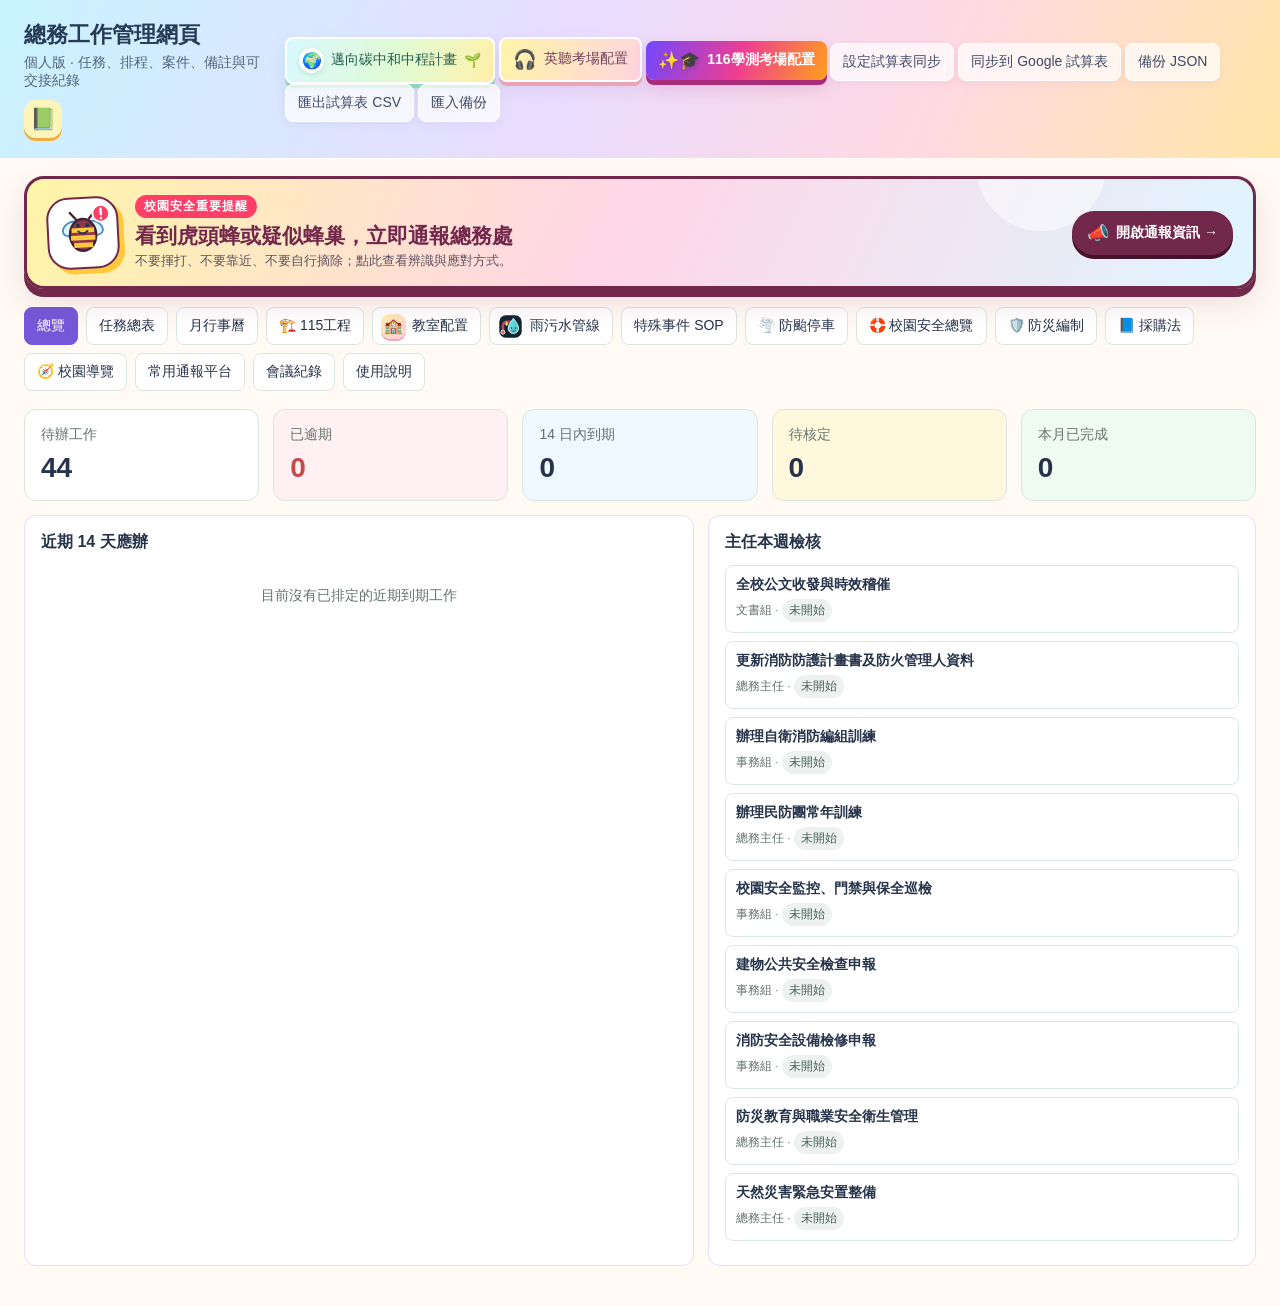
<file: index.html>
<!doctype html>
<html lang="zh-Hant">
<head>
<meta charset="utf-8"><meta name="viewport" content="width=device-width,initial-scale=1">
<title>總務工作管理網頁</title>
<style>
:root{--ink:#17312f;--muted:#64736f;--line:#dce6e1;--paper:#f6f8f5;--card:#fff;--accent:#177d69;--accent2:#dff3eb;--red:#c84848;--amber:#b77516;--blue:#316f9d}*{box-sizing:border-box}body{margin:0;background:var(--paper);color:var(--ink);font-family:-apple-system,BlinkMacSystemFont,"Noto Sans TC","Microsoft JhengHei",sans-serif;font-size:14px}.top{background:#123b36;color:white;padding:20px max(24px,calc((100vw - 1420px)/2));display:flex;justify-content:space-between;gap:16px;align-items:center}.top h1{font-size:22px;margin:0 0 4px}.top p{margin:0;color:#b9d5ca}.sheet-link{display:inline-flex;align-items:center;justify-content:center;width:38px;height:38px;margin-top:10px;border-radius:12px;background:#dff3eb;color:#126a4e;font-size:21px;text-decoration:none;box-shadow:0 3px 0 #8fceb9;transition:transform .15s,background .15s}.sheet-link:hover{background:#fff;transform:translateY(-2px)}.sheet-link:focus-visible{outline:3px solid #ffbf69;outline-offset:3px}.tabs{max-width:1420px;margin:18px auto 0;padding:0 24px;display:flex;gap:8px;flex-wrap:wrap}.tab,.button{border:1px solid var(--line);background:white;border-radius:8px;padding:9px 12px;cursor:pointer;font:inherit;color:var(--ink)}.tab.active,.button.primary{background:var(--accent);border-color:var(--accent);color:#fff}.button.ghost{background:transparent;color:white;border-color:#7aa59a}.button.danger{color:var(--red)}main{max-width:1420px;margin:auto;padding:18px 24px 40px}.view{display:none}.view.active{display:block}.grid{display:grid;gap:14px}.metrics{grid-template-columns:repeat(5,1fr)}.metric,.panel{background:var(--card);border:1px solid var(--line);border-radius:12px;padding:16px}.metric b{font-size:28px;display:block;margin-top:8px}.muted{color:var(--muted)}.panel h2{font-size:16px;margin:0 0 12px}.two{grid-template-columns:1.1fr .9fr}.toolbar{display:flex;gap:8px;flex-wrap:wrap;margin-bottom:14px;align-items:center}.toolbar input,.toolbar select,input,select,textarea{font:inherit;border:1px solid #c8d6d0;border-radius:7px;padding:8px;background:white;color:var(--ink)}.toolbar input{min-width:220px}.toolbar .spacer{flex:1}table{width:100%;border-collapse:collapse;background:white;border:1px solid var(--line);border-radius:12px;overflow:hidden}th,td{padding:10px 9px;border-bottom:1px solid var(--line);text-align:left;vertical-align:top}th{background:#edf4f0;font-size:12px;color:#48615a;white-space:nowrap}tr:last-child td{border-bottom:0}tr:hover td{background:#fbfdfc}.click{cursor:pointer}.badge{display:inline-block;padding:3px 7px;border-radius:999px;font-size:12px;background:#edf2f0;color:#47605a;white-space:nowrap}.badge.red{background:#fdeaea;color:#a52d2d}.badge.amber{background:#fff0d7;color:#916010}.badge.green{background:#ddf4e9;color:#12674f}.badge.blue{background:#e4eff7;color:#28618b}.calendar{background:#fff;border:1px solid var(--line);border-radius:12px;overflow:hidden}.cal-head,.weekdays{display:grid;grid-template-columns:repeat(7,1fr)}.cal-head{padding:13px 16px;align-items:center;border-bottom:1px solid var(--line)}.cal-head strong{text-align:center;font-size:16px}.weekdays div{background:#edf4f0;padding:8px;text-align:center;font-size:12px;color:var(--muted)}.days{display:grid;grid-template-columns:repeat(7,1fr)}.day{min-height:112px;border-right:1px solid var(--line);border-bottom:1px solid var(--line);padding:7px}.day:nth-child(7n){border-right:0}.day.off{background:#fafcfb;color:#a5b1ad}.today .num{background:var(--accent);color:#fff}.num{width:24px;height:24px;display:inline-grid;place-items:center;border-radius:50%;font-size:12px}.event{font-size:11px;padding:3px 5px;background:#e4f4ef;border-left:3px solid var(--accent);border-radius:3px;margin-top:4px;white-space:nowrap;overflow:hidden;text-overflow:ellipsis;cursor:pointer}.event.range-middle{border-left:0;border-radius:0;margin-left:-7px;margin-right:-7px;padding-left:10px}.event.range-start{border-radius:6px 0 0 6px}.event.range-end{border-left:0;border-radius:0 6px 6px 0;margin-left:-7px;padding-left:10px}.event.range-single{border-radius:6px}.event.overdue{background:#fde9e9;border-color:var(--red)}.board{display:grid;grid-template-columns:repeat(4,1fr);gap:12px}.column{border:1px solid var(--line);background:#edf4f0;border-radius:12px;padding:10px;min-height:360px}.column h3{margin:2px 3px 10px;font-size:14px}.task-card{background:white;border:1px solid var(--line);border-radius:8px;padding:10px;margin:8px 0;cursor:pointer}.task-card b{display:block;margin-bottom:5px}.task-card small{color:var(--muted)}dialog{width:min(760px,calc(100vw - 30px));border:0;border-radius:14px;padding:0;box-shadow:0 24px 70px #123b3650}dialog::backdrop{background:#123b36}.dialog-head{padding:16px 20px;background:#123b36;color:white;display:flex;justify-content:space-between;align-items:center}.dialog-head h2{margin:0;font-size:18px}.dialog-body{padding:20px;max-height:78vh;overflow:auto}.form{display:grid;grid-template-columns:repeat(2,1fr);gap:12px}.form label{display:grid;gap:5px;color:#49625b;font-size:12px}.form label.full{grid-column:1/-1}.form textarea{min-height:72px;resize:vertical}.dialog-foot{padding:14px 20px;border-top:1px solid var(--line);display:flex;gap:8px;justify-content:flex-end}.notes{margin-top:12px}.note{border-left:3px solid var(--accent);padding:8px 10px;background:#f4faf7;margin:7px 0}.note time{font-size:11px;color:var(--muted);display:block;margin-top:3px}.empty{padding:22px;text-align:center;color:var(--muted)}.due{color:var(--red);font-weight:600}@media(max-width:900px){.metrics,.two,.board{grid-template-columns:1fr 1fr}.day{min-height:85px}.form{grid-template-columns:1fr}}@media(max-width:580px){.top{padding:16px}.metrics,.two,.board{grid-template-columns:1fr}main,.tabs{padding-left:12px;padding-right:12px}.day{min-height:66px;padding:4px}.event{font-size:9px}.toolbar input{min-width:120px}th:nth-child(3),td:nth-child(3),th:nth-child(6),td:nth-child(6){display:none}}
</style><style>
:root{--accent:#7558d8;--accent2:#ede8ff;--paper:#fffaf3;--ink:#26334b}.top{background:linear-gradient(110deg,#6b52c9,#ed6b85 58%,#ffae5d)}.tab.active,.button.primary{background:#7558d8;border-color:#7558d8}.sheet-link{background:#fff5bb;color:#9e5b00;box-shadow:0 3px 0 #f1ad44}.metric:nth-child(2){background:#fff0f3}.metric:nth-child(3){background:#edf8ff}.metric:nth-child(4){background:#fff8dd}.metric:nth-child(5){background:#effbf1}.panel{border-color:#e6ddff}.event.color-red{background:#ffe5e8;border-color:#e94f66}.event.color-blue{background:#e4f1ff;border-color:#3987d7}.event.color-green{background:#e3f8ec;border-color:#30a66a}.event.color-yellow{background:#fff5cc;border-color:#dfaa25}.platform-grid,.meeting-grid{display:grid;grid-template-columns:repeat(auto-fit,minmax(250px,1fr));gap:14px}.platform-card,.meeting-card{background:#fff;border:1px solid #e5ddfa;border-radius:14px;padding:15px;box-shadow:0 4px 12px #7458d818}.platform-card:nth-child(4n+2),.meeting-card:nth-child(4n+2){border-top:5px solid #ed6b85}.platform-card:nth-child(4n+3),.meeting-card:nth-child(4n+3){border-top:5px solid #4c9de0}.platform-card:nth-child(4n+4),.meeting-card:nth-child(4n+4){border-top:5px solid #f1ae43}.card-actions{display:flex;gap:7px;margin-top:12px}.card-actions button{padding:6px 9px}.platform-card a{color:#5d43bc;font-weight:600}
.project-summary{display:grid;grid-template-columns:repeat(3,1fr);gap:12px;margin-bottom:14px}.project-stat{background:#fff;border:1px solid #e5ddfa;border-radius:14px;padding:15px}.project-stat b{display:block;font-size:25px;margin-top:5px;color:#5d43bc}.project-grid{display:grid;grid-template-columns:repeat(2,minmax(0,1fr));gap:14px}.project-card{background:#fff;border:1px solid #e5ddfa;border-radius:16px;padding:18px;box-shadow:0 6px 18px #7458d816}.project-card.classroom{border-top:6px solid #7558d8}.project-card.windows{border-top:6px solid #4c9de0}.project-card h2{margin:8px 0 4px;font-size:21px}.project-meta{display:grid;grid-template-columns:repeat(2,1fr);gap:9px;margin:15px 0}.project-meta div{background:#f8f6fe;border-radius:10px;padding:10px}.project-meta small{display:block;color:var(--muted);margin-bottom:4px}.work-groups{display:grid;grid-template-columns:repeat(3,1fr);gap:9px}.work-group{border:1px solid #ebe5fa;border-radius:11px;padding:11px}.work-group h3{font-size:14px;margin:0 0 7px}.work-group ul{margin:0;padding-left:18px}.work-group li{line-height:1.55;margin:3px 0}.project-note{margin-top:13px;padding:10px 12px;border-radius:9px;background:#fff8dd;color:#69551c}.source-note{margin-top:14px;font-size:12px;color:var(--muted)}@media(max-width:1000px){.project-grid{grid-template-columns:1fr}.work-groups{grid-template-columns:repeat(2,1fr)}}@media(max-width:580px){.project-summary,.project-meta,.work-groups{grid-template-columns:1fr}}
</style><style>
.incident-hero{background:linear-gradient(135deg,#32246c,#7558d8 55%,#ed6b85);color:#fff;border-radius:18px;padding:22px;margin-bottom:16px;display:grid;grid-template-columns:1.3fr .7fr;gap:18px;box-shadow:0 12px 30px #5d43bc28}.incident-hero h2{font-size:25px;margin:7px 0}.incident-hero p{color:#f0ecff;line-height:1.7;margin:0}.hero-status{background:#ffffff18;border:1px solid #ffffff30;border-radius:14px;padding:15px}.hero-status b{font-size:18px;display:block;margin:5px 0 8px}.eyebrow{font-size:12px;font-weight:700;letter-spacing:.08em;color:#dfd7ff}.incident-layout{display:grid;grid-template-columns:minmax(0,1.5fr) minmax(270px,.5fr);gap:14px}.incident-card,.sop-card{background:#fff;border:1px solid #e5ddfa;border-radius:14px;padding:17px;box-shadow:0 4px 12px #7458d812}.incident-card h3,.sop-card h3{margin:0 0 10px;font-size:16px}.incident-card p,.incident-card li,.sop-card p,.sop-card li{line-height:1.7}.fact-note{background:#fff8dd;border-left:4px solid #f1ae43;padding:11px 13px;border-radius:8px;margin:12px 0}.timeline{position:relative;margin:10px 0 0;padding-left:38px}.timeline:before{content:"";position:absolute;left:15px;top:10px;bottom:14px;width:2px;background:#d9d0fb}.timeline-step{position:relative;padding:0 0 18px}.timeline-step:last-child{padding-bottom:0}.timeline-icon{position:absolute;left:-38px;top:0;width:31px;height:31px;border-radius:50%;display:grid;place-items:center;background:#ede8ff;border:2px solid #fff;box-shadow:0 0 0 2px #b8a8ed;font-size:15px}.timeline-step b{display:block;margin-bottom:3px}.timeline-step small{color:var(--muted);line-height:1.55;display:block}.sop-grid{display:grid;grid-template-columns:repeat(4,1fr);gap:10px}.sop-step{border:1px solid #e7e0fb;border-radius:12px;padding:13px;background:#fdfcff;min-height:150px}.sop-step .step-no{display:inline-grid;place-items:center;width:27px;height:27px;border-radius:9px;background:#7558d8;color:#fff;font-weight:700;margin-bottom:8px}.sop-step b{display:block;margin-bottom:6px}.sop-step p{font-size:12px;color:var(--muted);margin:0}.check-grid{display:grid;grid-template-columns:repeat(2,1fr);gap:8px 18px;padding:0;list-style:none}.check-grid li:before{content:"✓";display:inline-grid;place-items:center;width:20px;height:20px;margin-right:7px;border-radius:6px;background:#e3f8ec;color:#1c8752;font-weight:700}.incident-list{display:grid;gap:10px}.incident-item{border:1px solid #e7e0fb;border-radius:12px;padding:13px;background:#fff;cursor:pointer}.incident-item:hover{border-color:#9d8cdb;background:#fdfcff}.incident-item.active{border-color:#7558d8;box-shadow:0 0 0 2px #ede8ff}.incident-item b{display:block;margin-bottom:5px}.case-toolbar{display:flex;gap:8px;align-items:center;flex-wrap:wrap;margin-bottom:14px}.source-links a{color:#5d43bc}.phase-strip{display:grid;grid-template-columns:repeat(4,1fr);gap:8px;margin-top:11px}.phase{padding:10px;border-radius:10px;background:#f6f2ff;text-align:center;font-size:12px}.phase b{display:block;font-size:14px;color:#5d43bc;margin-bottom:3px}@media(max-width:1000px){.sop-grid{grid-template-columns:repeat(2,1fr)}.incident-layout,.incident-hero{grid-template-columns:1fr}}@media(max-width:580px){.sop-grid,.check-grid,.phase-strip{grid-template-columns:1fr}.incident-hero{padding:17px}.incident-hero h2{font-size:21px}}
.embed-shell{background:#fff;border:1px solid #e5ddfa;border-radius:16px;overflow:hidden;box-shadow:0 8px 24px #7458d816}.embed-head{display:flex;gap:14px;align-items:center;padding:15px 17px;border-bottom:1px solid #e9e3f8;background:linear-gradient(100deg,#f7f3ff,#fff9ef)}.embed-icon{width:44px;height:44px;display:grid;place-items:center;border-radius:13px;background:#7558d8;color:#fff;font-size:23px;flex:none}.embed-head h2{margin:0 0 3px;font-size:18px}.embed-head p{margin:0;color:var(--muted)}.embed-head .button{margin-left:auto;white-space:nowrap;text-decoration:none}.embed-frame{display:block;width:100%;height:calc(100vh - 235px);min-height:650px;border:0;background:#fff}@media(max-width:580px){.embed-head{align-items:flex-start;flex-wrap:wrap}.embed-head .button{margin-left:58px}.embed-frame{height:calc(100vh - 270px);min-height:560px}}
.top{background:linear-gradient(115deg,#c8f3ff,#eadcff 45%,#ffd9e3 72%,#ffe7a8);color:#283b57}.top p{color:#52647c}.button.ghost{background:#ffffffb8;color:#3e4964;border-color:#fff;box-shadow:0 3px 10px #8b7bb21a}.button.ghost:hover{background:#fff}.gsat-link{display:inline-flex;align-items:center;gap:7px;text-decoration:none;color:#fff!important;font-weight:800;border:0;background:linear-gradient(110deg,#7147ff,#ef3e91 52%,#ff9f1c);box-shadow:0 5px 0 #a92b79,0 9px 18px #b83a8733;transition:transform .18s,filter .18s,box-shadow .18s}.gsat-link:hover{transform:translateY(-3px) rotate(-1deg);filter:saturate(1.18) brightness(1.05);box-shadow:0 7px 0 #a92b79,0 13px 24px #b83a8740}.gsat-link:active{transform:translateY(1px);box-shadow:0 2px 0 #a92b79}.gsat-link:focus-visible{outline:3px solid #fff200;outline-offset:3px}.gsat-link .spark{font-size:17px;filter:drop-shadow(0 2px 2px #62227455)}.tab[data-view="typhoonParking"].active{background:linear-gradient(105deg,#24b8cb,#5bbf85,#ff9d5c);border-color:transparent;color:#fff;box-shadow:0 5px 14px #33a7a72b}.tab[data-view="disasterResponse"].active{background:linear-gradient(105deg,#ff7338,#d92f45);border-color:transparent;color:#fff;box-shadow:0 5px 14px #d92f4530}
.typhoon-page{--sky:#28b8d1;--mint:#55c790;--coral:#ff826b;--sun:#ffc95b;--violet:#9b82e8}.typhoon-hero{position:relative;overflow:hidden;background:linear-gradient(125deg,#dff8ff,#e8fff1 48%,#fff2c7);color:#29405d;border:1px solid #bfe7ee;border-radius:22px;padding:26px;display:grid;grid-template-columns:minmax(0,1.2fr) minmax(300px,.8fr);gap:20px;box-shadow:0 12px 28px #43a9bd1f}.typhoon-hero:after{content:"";position:absolute;width:190px;height:190px;border-radius:50%;right:-60px;top:-95px;background:#ffb4c66b}.typhoon-hero h2{font-size:28px;margin:7px 0;color:#24506c}.typhoon-hero p{line-height:1.75;margin:0;color:#4e6475}.typhoon-hero .eyebrow{color:#16889c}.deadline-box{position:relative;z-index:1;background:#fff;border:2px solid #fff;outline:1px solid #f6d276;border-radius:17px;padding:17px;box-shadow:0 8px 20px #e6a44024}.deadline-label{display:inline-block;background:#fff0b8;color:#9a6500;padding:4px 9px;border-radius:999px;font-size:12px;font-weight:800}.deadline-box strong{display:block;font-size:24px;margin:8px 0;color:#e75f4d}.deadline-box small{display:block;line-height:1.6;color:#657083}.typhoon-time-grid,.typhoon-resource-grid{display:grid;grid-template-columns:repeat(2,minmax(0,1fr));gap:13px;margin-top:14px}.typhoon-time,.typhoon-resource{background:#fff;border:1px solid #dce9ef;border-radius:16px;padding:17px;box-shadow:0 6px 16px #72839b14}.typhoon-time.open{background:linear-gradient(145deg,#e7faff,#f8feff);border-top:6px solid var(--sky)}.typhoon-time.urgent{background:linear-gradient(145deg,#fff2ed,#fffaf2);border-top:6px solid var(--coral)}.typhoon-time h3,.typhoon-resource h3{margin:0 0 7px;font-size:16px}.typhoon-time p,.typhoon-resource p{margin:0;color:#637083;line-height:1.68}.typhoon-time.open b{color:#087f97}.typhoon-time.urgent b{color:#cb503e}.typhoon-sop-card{margin-top:14px;border-color:#d7e8ee;background:linear-gradient(180deg,#fff,#fcfbff)}.typhoon-sop-grid{display:grid;grid-template-columns:repeat(5,minmax(0,1fr));gap:10px}.typhoon-step{border:1px solid #e1e8ed;border-radius:15px;padding:14px;min-height:192px;box-shadow:0 4px 12px #71879b0e}.typhoon-step:nth-child(1){background:#e9faff}.typhoon-step:nth-child(2){background:#eafff1}.typhoon-step:nth-child(3){background:#fff8d9}.typhoon-step:nth-child(4){background:#fff0f3}.typhoon-step:nth-child(5){background:#f2eeff}.typhoon-step .step-no{display:inline-grid;place-items:center;width:31px;height:31px;border-radius:10px;color:#fff;font-weight:800;margin-bottom:9px}.typhoon-step:nth-child(1) .step-no{background:var(--sky)}.typhoon-step:nth-child(2) .step-no{background:var(--mint)}.typhoon-step:nth-child(3) .step-no{background:#e4a62d}.typhoon-step:nth-child(4) .step-no{background:var(--coral)}.typhoon-step:nth-child(5) .step-no{background:var(--violet)}.typhoon-step b{display:block;margin-bottom:6px;color:#34435b}.typhoon-step p{font-size:12px;line-height:1.65;color:#687487;margin:0}.risk-callout{background:linear-gradient(100deg,#fff7cc,#fff0dc);border:1px solid #efd491;border-left:6px solid var(--sun);border-radius:14px;padding:15px 17px;line-height:1.7;margin-top:14px;color:#5d4e2e}.typhoon-resource:first-child{background:#eefaff;border-color:#c9e9f1}.typhoon-resource:last-child{background:#effcf4;border-color:#ccebd8}.typhoon-resource{display:flex;gap:13px;align-items:flex-start}.resource-icon{width:44px;height:44px;display:grid;place-items:center;border-radius:13px;background:#fff;font-size:23px;flex:none;box-shadow:0 3px 10px #6c87941a}.typhoon-resource a{display:inline-block;margin-top:10px;color:#167e8c;font-weight:800;text-decoration:none}.typhoon-resource:last-child a{color:#258153}.typhoon-resource a:hover{text-decoration:underline;transform:translateY(-1px)}@media(max-width:1100px){.typhoon-sop-grid{grid-template-columns:repeat(3,1fr)}.typhoon-hero{grid-template-columns:1fr}}@media(max-width:760px){.typhoon-sop-grid{grid-template-columns:repeat(2,1fr)}}@media(max-width:580px){.typhoon-time-grid,.typhoon-resource-grid,.typhoon-sop-grid{grid-template-columns:1fr}.typhoon-hero{padding:18px}.typhoon-hero h2{font-size:23px}.deadline-box strong{font-size:21px}.typhoon-step{min-height:0}}
</style><style>
.classroom-tab{display:inline-flex;align-items:center;gap:5px}.tab-icon{display:inline-grid;place-items:center;width:25px;height:25px;margin:-4px 1px -4px -4px;border-radius:9px;background:linear-gradient(145deg,#fff2a9,#ffc9dc);box-shadow:0 2px 0 #e9a9bc;font-size:15px}.tab.classroom-tab.active{background:linear-gradient(110deg,#6a59d8,#ec7290);border-color:transparent;color:#fff;box-shadow:0 5px 14px #9c5baf30}.classroom-head{background:linear-gradient(105deg,#eef3ff,#fff3f7 58%,#fff8d8)}.classroom-icon{position:relative;background:linear-gradient(145deg,#705edb,#ee7492);box-shadow:0 4px 0 #5b4ab9,0 8px 16px #7658d82b;font-size:24px;transform:rotate(-2deg)}.classroom-icon i{position:absolute;right:-5px;top:-7px;display:grid;place-items:center;width:18px;height:18px;border-radius:50%;background:#ffcf58;color:#e4516b;border:2px solid #fff;font-size:9px;font-style:normal}.classroom-open{background:linear-gradient(105deg,#705edb,#ee7492)!important;border:0!important}.classroom-shell{border-color:#ddcff8;box-shadow:0 10px 28px #7658d820}.pipeline-tab{display:inline-flex;align-items:center;gap:6px}.pipeline-tab img{width:25px;height:25px;margin:-4px 1px -4px -4px}.tab.pipeline-tab.active{background:linear-gradient(110deg,#163c4d,#34bac5 58%,#b94a56);border-color:transparent;color:#fff;box-shadow:0 5px 14px #23879535}.pipeline-shell{border-color:#a8dce1;box-shadow:0 10px 28px #257e8e20}.pipeline-head{background:linear-gradient(105deg,#e8fbfc,#f7fbff 58%,#fff0f2)}.pipeline-icon{background:#102430;padding:4px}.pipeline-icon img{display:block;width:100%;height:100%}.pipeline-open{background:linear-gradient(105deg,#1c8792,#b94a56)!important;border:0!important}
</style><style>
.listening-link{display:inline-flex;align-items:center;gap:7px;background:linear-gradient(105deg,#fff4a8,#ffd5df);color:#70405a;border:2px solid #fff;text-decoration:none;box-shadow:0 4px 0 #e9a5b6,0 8px 16px #9b759526;transition:transform .15s,box-shadow .15s}.listening-link:hover{transform:translateY(-2px);box-shadow:0 6px 0 #e9a5b6,0 11px 20px #9b75952e}.listening-link span{font-size:19px}.carbon-plan-link{display:inline-flex;align-items:center;gap:7px;background:linear-gradient(105deg,#d9f8ff,#dffbd5 52%,#fff1a9);color:#245f50;border:2px solid #fff;text-decoration:none;box-shadow:0 4px 0 #92d6b8,0 8px 16px #5aa58e26;transition:transform .15s,box-shadow .15s}.carbon-plan-link:hover{transform:translateY(-2px);box-shadow:0 6px 0 #92d6b8,0 11px 20px #5aa58e2e}.carbon-plan-link .carbon-logo{display:inline-grid;place-items:center;width:25px;height:25px;border-radius:50%;background:#fff;color:#27815c;font-size:16px;box-shadow:0 2px 5px #55a87333}

.hornet-safety-alert{max-width:1420px;margin:18px auto 0;padding:0 24px}.hornet-safety-alert a{position:relative;overflow:hidden;display:grid;grid-template-columns:auto 1fr auto;gap:16px;align-items:center;padding:16px 20px;border:3px solid #71284b;border-radius:20px;background:linear-gradient(115deg,#fff5a8 0%,#ffd6e7 48%,#dff5ff 100%);color:#26334b;text-decoration:none;box-shadow:0 8px 0 #71284b,0 15px 30px #8b3b6b24;transition:transform .18s,box-shadow .18s}.hornet-safety-alert a:after{content:"";position:absolute;width:130px;height:130px;border-radius:50%;right:12%;top:-78px;background:#ffffff80}.hornet-safety-alert a:hover{transform:translateY(-3px);box-shadow:0 11px 0 #71284b,0 20px 36px #8b3b6b30}.hornet-safety-alert a:focus-visible{outline:4px solid #ff3f68;outline-offset:4px}.hornet-cute-icon{position:relative;z-index:1;width:72px;height:72px;display:grid;place-items:center;border-radius:22px;background:#fff;border:2px solid #71284b;transform:rotate(-3deg);box-shadow:5px 5px 0 #ffc83d}.hornet-cute-icon svg{width:60px;height:60px}.hornet-alert-copy{position:relative;z-index:1}.hornet-alert-copy span{display:inline-block;padding:3px 9px;border-radius:999px;background:#ff3f68;color:#fff;font-size:12px;font-weight:900;letter-spacing:.08em}.hornet-alert-copy strong{display:block;margin:4px 0 2px;font-size:21px;color:#71284b}.hornet-alert-copy small{font-size:13px;color:#5e5260}.hornet-alert-cta{position:relative;z-index:1;display:inline-flex;align-items:center;gap:7px;padding:11px 15px;border-radius:999px;background:#71284b;color:#fff;font-weight:900;white-space:nowrap;box-shadow:0 4px 0 #45132c}.hornet-alert-cta b{font-size:18px}@media(max-width:700px){.hornet-safety-alert{padding:0 12px}.hornet-safety-alert a{grid-template-columns:auto 1fr;padding:14px}.hornet-alert-cta{grid-column:1/-1;justify-content:center}.hornet-cute-icon{width:62px;height:62px}.hornet-cute-icon svg{width:52px;height:52px}.hornet-alert-copy strong{font-size:18px}}
</style></head>
<body>
<header class="top"><div><h1>總務工作管理網頁</h1><p>個人版 · 任務、排程、案件、備註與可交接紀錄</p><a class="sheet-link" href="https://docs.google.com/spreadsheets/d/1DAQNZlOEwjr8OfYvhQ9pFFHYXQnb-mFBWY8OjrebS3k/edit?usp=sharing" target="_blank" rel="noopener noreferrer" title="開啟 Google 試算表記錄" aria-label="開啟 Google 試算表記錄">📗</a></div><div><a class="button carbon-plan-link" href="4.html" title="開啟邁向碳中和中程計畫"><span class="carbon-logo" aria-hidden="true">🌍</span>邁向碳中和中程計畫 <span aria-hidden="true">🌱</span></a> <a class="button listening-link" href="./english-listening-exam/" title="開啟英聽考場配置工作台"><span aria-hidden="true">🎧</span> 英聽考場配置</a> <a class="button gsat-link" href="https://btosichen.github.io/2026General-Affairs-Department/116ceec.html" target="_blank" rel="noopener noreferrer" title="開啟116學測考場配置網頁"><span class="spark" aria-hidden="true">✨🎓</span> 116學測考場配置</a> <button class="button ghost" id="gasSettings">設定試算表同步</button> <button class="button ghost" id="gasSync">同步到 Google 試算表</button> <button class="button ghost" id="exportJson">備份 JSON</button> <button class="button ghost" id="exportCsv">匯出試算表 CSV</button> <button class="button ghost" id="importBtn">匯入備份</button><input id="importFile" type="file" accept="application/json" hidden></div></header>
<section class="hornet-safety-alert" aria-label="虎頭蜂安全通報"><a href="./hornet-safety/hornet-safety.html" title="開啟校園虎頭蜂安全提醒與通報資訊"><span class="hornet-cute-icon" aria-hidden="true"><svg viewBox="0 0 64 64"><ellipse cx="20" cy="27" rx="10" ry="7" fill="#dff5ff" stroke="#4c8fc5" stroke-width="2" transform="rotate(-28 20 27)"/><ellipse cx="44" cy="27" rx="10" ry="7" fill="#dff5ff" stroke="#4c8fc5" stroke-width="2" transform="rotate(28 44 27)"/><ellipse cx="32" cy="34" rx="14" ry="17" fill="#8f354c" stroke="#402237" stroke-width="2.5"/><path d="M20 29h24M19 37h26M22 45h20" stroke="#ffc83d" stroke-width="5"/><circle cx="27" cy="24" r="2.2" fill="#26334b"/><circle cx="37" cy="24" r="2.2" fill="#26334b"/><path d="M27 30q5 5 10 0" fill="none" stroke="#26334b" stroke-width="2" stroke-linecap="round"/><path d="M25 17 19 10M39 17l6-7" fill="none" stroke="#402237" stroke-width="2.5" stroke-linecap="round"/><circle cx="52" cy="12" r="9" fill="#ff3f68" stroke="#fff" stroke-width="2"/><path d="M52 7v6m0 4v.2" stroke="#fff" stroke-width="2.5" stroke-linecap="round"/></svg></span><span class="hornet-alert-copy"><span>校園安全重要提醒</span><strong>看到虎頭蜂或疑似蜂巢，立即通報總務處</strong><small>不要揮打、不要靠近、不要自行摘除；點此查看辨識與應對方式。</small></span><span class="hornet-alert-cta"><b>📣</b> 開啟通報資訊 →</span></a></section>
<nav class="tabs"><button class="tab active" data-view="dashboard">總覽</button><button class="tab" data-view="tasks">任務總表</button><button class="tab" data-view="calendar">月行事曆</button><button class="tab" data-view="projects">🏗️ 115工程</button><button class="tab classroom-tab" data-view="classroomMap"><span class="tab-icon" aria-hidden="true">🏫</span> 教室配置</button><button class="tab pipeline-tab" data-view="waterPipeline"><img src="./water-pipeline/logo.svg" alt="">雨污水管線</button><button class="tab" data-view="incidents">特殊事件 SOP</button><button class="tab" data-view="typhoonParking">🌪️ 防颱停車</button><button class="tab" data-view="campusSafety">🛟 校園安全總覽</button><button class="tab" data-view="disasterResponse">🛡️ 防災編制</button><button class="tab" data-view="procurementLaw">📘 採購法</button><button class="tab" data-view="campusTour">🧭 校園導覽</button><button class="tab" data-view="platforms">常用通報平台</button><button class="tab" data-view="meetings">會議紀錄</button><button class="tab" data-view="guide">使用說明</button></nav>
<main>
<section class="view active" id="dashboard"><div class="grid metrics" id="metrics"></div><div class="grid two" style="margin-top:14px"><article class="panel"><h2>近期 14 天應辦</h2><div id="upcoming"></div></article><article class="panel"><h2>主任本週檢核</h2><div id="weeklyCheck"></div></article></div></section>
<section class="view" id="tasks"><div class="toolbar"><input id="search" placeholder="搜尋任務、備註或主責人"><select id="categoryFilter"></select><select id="statusFilter"></select><select id="ownerFilter"></select><span class="spacer"></span><button class="button primary" id="newTask">＋ 新增工作</button></div><div style="overflow:auto"><table><thead><tr><th>工作／案件</th><th>類別</th><th>主責</th><th>期限</th><th>狀態</th><th>頻率</th><th>風險／備註</th></tr></thead><tbody id="taskRows"></tbody></table></div></section>
<section class="view" id="calendar"><div class="toolbar"><button class="button" id="prevMonth">←</button><strong id="monthTitle"></strong><button class="button" id="nextMonth">→</button><span class="spacer"></span><button class="button" id="todayMonth">本月</button></div><div class="calendar"><div class="weekdays"><div>日</div><div>一</div><div>二</div><div>三</div><div>四</div><div>五</div><div>六</div></div><div class="days" id="calendarDays"></div></div></section>
<section class="view" id="projects">
  <div class="case-toolbar"><div><h2 style="margin:0">115年度教室改善工程</h2><span class="muted">普通教室環境改善與教室門窗改善工程之期程、範圍、工項及經費摘要。</span></div><span class="spacer"></span><span class="badge amber">資料更新：115年8月20日</span></div>
  <div class="project-summary">
    <div class="project-stat"><span class="muted">兩案總經費</span><b>13,850,531 元</b></div>
    <div class="project-stat"><span class="muted">普通教室改善</span><b>26 間</b><small>高一、高二各13間</small></div>
    <div class="project-stat"><span class="muted">門窗改善範圍</span><b>3 棟</b><small>立志、向陽、勤學樓</small></div>
  </div>
  <div class="project-grid">
    <article class="project-card classroom">
      <span class="badge amber">施工中</span><h2>普通教室環境改善工程</h2><p class="muted">改善收納、教室壁面與學習環境，預計115年10月14日完工。</p>
      <div class="project-meta"><div><small>施作年級／棟別</small><b>高一立志樓13間<br>高二向陽樓13間</b></div><div><small>核定總經費</small><b>9,350,531 元</b></div><div><small>經費核定</small><b>115年5月6日</b></div><div><small>預計完工</small><b>115年10月14日</b></div></div>
      <div class="work-groups">
        <div class="work-group"><h3>🧹 拆除／移除</h3><ul><li>原有BYOD鐵櫃</li><li>前方右側舊置物櫃</li><li>木製布面布告欄</li><li>桶餐區舊式木桌</li></ul></div>
        <div class="work-group"><h3>✨ 更新／新設</h3><ul><li>前後方置物櫃</li><li>加大掃具櫃及通風櫃門</li><li>可上鎖手機／物品抽屜櫃</li><li>磁吸式黑板</li><li>窗邊桶餐桌</li><li>防焰遮光窗簾</li></ul></div>
        <div class="work-group"><h3>🛠️ 修繕／整理</h3><ul><li>教室全室粉刷</li><li>牆面裂縫修補</li><li>滲水及壁癌修繕</li><li>牆面線路整理</li></ul></div>
      </div>
      <div class="project-note"><b>經費組成：</b>施工費8,644,010元、委託技術服務費533,641元、工程管理費172,880元。</div>
    </article>
    <article class="project-card windows">
      <span class="badge amber">施工中</span><h2>教室門窗改善工程</h2><p class="muted">辦理教室門窗拆除與更新，預計115年8月30日完工。</p>
      <div class="project-meta"><div><small>施作棟別</small><b>立志樓、向陽樓、勤學樓</b></div><div><small>工程總預算</small><b>4,500,000 元</b></div><div><small>預定開工</small><b>115年7月13日</b></div><div><small>預計完工</small><b>115年8月30日</b></div></div>
      <div class="work-groups">
        <div class="work-group"><h3>🧹 拆除工程</h3><ul><li>既有老舊教室門窗</li><li>相關拆除及廢棄物清運</li><li>施工區域假設及安全防護</li></ul></div>
        <div class="work-group"><h3>🚪 門窗更新</h3><ul><li>更新教室門窗</li><li>門把採水平式無障礙設計</li><li>每樘新門提供3把鑰匙</li><li>備品：不鏽鋼水平把手附鎖20組</li></ul></div>
        <div class="work-group"><h3>📅 分區順序</h3><ul><li>原規劃：立志樓</li><li>其次：向陽樓</li><li>最後：勤學樓</li><li>配合上課使用彈性調整</li></ul></div>
      </div>
      <div class="project-note"><b>經費組成：</b>直接工程費4,144,669元、空污費10,455元、工程管理費83,103元、委託設計監造費261,773元。</div>
    </article>
  </div>
  <p class="source-note">資料依普通教室環境改善申請書及核定函、教室門窗施工預算書、115年6月15日施工前協調會紀錄，以及115年8月19日開學工程說明整理。實際進度如有變更，應以最新施工會議及履約紀錄為準。</p>
</section>
<section class="view" id="incidents">
  <div class="case-toolbar"><div><h2 style="margin:0">特殊事件紀錄與處理 SOP</h2><span class="muted">把臨時事件的事實、處置、結果、證據與後續改善留成可交接的校務記憶。</span></div><span class="spacer"></span><button class="button primary" id="newIncident">＋ 新增事件紀錄</button></div>
  <div class="incident-hero"><div><span class="eyebrow">本次重點案例 · 風災／高壓供電</span><h2>白海豚風災後校園停電處理</h2><p>緊急處置已恢復校園供電；短期修復與長期改善分開管理，後續以高壓設備整體更新、設備交期及跨年度經費安排為主軸。</p></div><div class="hero-status"><span>目前狀態</span><b>🟢 已復電 · 🟠 汰換案規劃中</b><small>紀錄依錄音整理；實際發生日期、時間、故障點與廠商資料，應依簽辦、工作報告及檢測紀錄補正。</small></div></div>
  <div class="incident-layout"><div id="incidentDetail"></div><aside><article class="incident-card"><h3>📚 案例庫</h3><div class="incident-list" id="incidentList"></div></article><article class="incident-card" style="margin-top:14px"><h3>🧭 紀錄原則</h3><ol style="padding-left:20px;margin-bottom:0"><li>只寫可由紀錄或佐證確認的事實。</li><li>每一步都留下時間、人員、決定與結果。</li><li>緊急復原與永久改善分開追蹤。</li><li>結案前補齊圖說、照片、檢測、聯繫及驗收資料。</li></ol></article></aside></div>
  <article class="sop-card" style="margin-top:14px"><h3>⚡ 臨時事件通用處理 SOP</h3><p class="muted">高壓設備僅能由合格專業人員操作；現場安全與人員管制優先於復電速度。</p><div class="sop-grid">
    <div class="sop-step"><span class="step-no">1</span><b>🚨 接報與安全隔離</b><p>記錄時間、通報人、影響範圍；封鎖危險區、禁止自行碰觸設備，必要時啟動疏散與校安通報。</p></div>
    <div class="sop-step"><span class="step-no">2</span><b>📣 啟動指揮與通知</b><p>由單一窗口統籌，通知校長、總務處、電氣負責人、維護廠商；涉及外線或送電時聯繫臺電。</p></div>
    <div class="sop-step"><span class="step-no">3</span><b>🔎 專業檢測與判斷</b><p>確認故障區段、可能原因及可否局部隔離；保存量測值、警報、照片、單線圖與專業判斷。</p></div>
    <div class="sop-step"><span class="step-no">4</span><b>🛠️ 緊急處置</b><p>由合格人員執行隔離、搶修或替代供電；記錄操作順序、使用材料、風險與核准決定。</p></div>
    <div class="sop-step"><span class="step-no">5</span><b>✅ 復電驗證</b><p>分區送電並確認電壓、負載、異音、異味及設備溫度；通知各單位確認關鍵設備恢復。</p></div>
    <div class="sop-step"><span class="step-no">6</span><b>🧾 行政與採購</b><p>補齊緊急處理依據、估價、簽辦與核銷；永久改善案確認採購屬性、規格、工期與決標方式。</p></div>
    <div class="sop-step"><span class="step-no">7</span><b>📂 結果與證據歸檔</b><p>記錄停電及復電時間、影響、處置結果、費用、廠商、照片、測試報告、會議決議及對外說明。</p></div>
    <div class="sop-step"><span class="step-no">8</span><b>🔁 改善與追蹤結案</b><p>建立永久改善任務、期限與主責；更新單線圖、設備清冊、聯絡網及本 SOP，驗收後才正式結案。</p></div>
  </div></article>
  <article class="sop-card" style="margin-top:14px"><h3>📎 每案必留資料</h3><ul class="check-grid"><li>接報、停電與復電時間</li><li>影響區域與教學／行政影響</li><li>現場安全管制及通報對象</li><li>檢測數值、故障判斷與照片</li><li>每次處置的執行人與核准人</li><li>廠商聯繫、估價、工單及費用</li><li>復電測試與使用單位確認</li><li>後續改善案、期限及結案證據</li></ul></article>
</section>
<section class="view typhoon-page" id="typhoonParking">
  <div class="typhoon-hero"><div><span class="eyebrow">☀️ 臺北市校園防颱作業</span><h2>🌪️ 颱風期間校園開放停車 SOP</h2><p>依「臺北市各級學校颱風來襲期間校園開放停車注意事項」整理，供校內事前準備、車輛登記、巡查、離場查核與逾時處理使用。</p><p style="margin-top:12px"><a class="button primary" href="./typhoon-parking/" target="_blank" rel="noopener noreferrer" style="display:inline-block;text-decoration:none">另開防颱停車專頁 ↗</a></p></div><div class="deadline-box"><span class="deadline-label">車主最重要提醒</span><strong>平日 07:00／假日 08:00 前取車</strong><small>應於恢復上班上課日上午 7 時前駛離；如逢假日延至上午 8 時。逾時未駛離者，學校得依規定通報強制拖吊。</small></div></div>
  <div class="typhoon-time-grid"><article class="typhoon-time open"><h3>🟢 校園開放時點</h3><p>自臺北市發布<b>停止上班上課</b>起；或學校停止上課期間，自本市疏散（水）門開始關閉<b>一小時前</b>起開放。實際時間、地點及動線依學校現場公告。</p></article><article class="typhoon-time urgent"><h3>🔴 停放截止與逾時</h3><p>開放至<b>恢復上班上課日上午 7 時</b>止（如逢假日延至上午 8 時）。車主應在期限前駛離；逾時未履行者，通報臺北市政府警察局交通警察大隊強制拖吊。</p></article></div>
  <article class="sop-card typhoon-sop-card"><h3>🧭 校方五階段作業流程</h3><p class="muted">開放前完成分工與場地準備，開放期間依登記表管理，結束時完成離場查核。</p><div class="typhoon-sop-grid">
    <div class="typhoon-step"><span class="step-no">1</span><b>📋 開放前準備</b><p>確認開放時間、停放區域與車位；規劃進出動線、指引及校門標示。預防停電，電動門預先開放，並安排警衛或保全巡邏。</p></div>
    <div class="typhoon-step"><span class="step-no">2</span><b>🚗 進場引導與登記</b><p>引導車輛依動線進入指定位置。登記車主姓名、電話、緊急聯絡人、車牌、車種與顏色、進場時間，確認電話可即時接聽。</p></div>
    <div class="typhoon-step"><span class="step-no">3</span><b>🛡️ 開放期間管理</b><p>警衛或保全依分工巡邏，維持校門、消防與緊急通道暢通。遇緊急情況，依登記資料聯絡車主或可代為移車者。</p></div>
    <div class="typhoon-step"><span class="step-no">4</span><b>🕑 取車與離場查核</b><p>再次提醒車主於平日 7 時、假日 8 時前離場。車輛駛離時，登記實際離場時間，並由校方人員於查核欄註記時間及姓名。</p></div>
    <div class="typhoon-step"><span class="step-no">5</span><b>🚛 結束與逾時處理</b><p>清點未離場車輛，先依登記資料聯絡；逾時未駛離者，依規定通報交通警察大隊強制拖吊。完成場地復原、門禁恢復與記錄彙整。</p></div>
  </div></article>
  <div class="risk-callout"><b>⚠️ 停車人請注意：</b>學校僅提供停車場地，車主應自行評估颱風、停電、掉落物及低漥淹水等風險。如有車輛損毀或因低漥淹水受損，學校不負車輛保管或毀損責任；請留下可即時聯絡的電話並保持暢通。</div>
  <div class="typhoon-resource-grid"><article class="typhoon-resource"><span class="resource-icon">📄</span><div><h3>法源及作業依據</h3><p>臺北市各級學校颱風來襲期間校園開放停車注意事項（PDF）</p><a href="https://www-ws.gov.taipei/Download.ashx?u=LzAwMS9VcGxvYWQvMzQyL3JlbGZpbGUvMzY5NjcvNzA3ODQxNi9kZTU0NzI4My0zNjA1LTQ5ZWEtODQ0NC0wM2IyNzU0OWJkYTUucGRm&amp;n=6Ie65YyX5biC5ZCE57Sa5a245qCh6aKx6aKo5L6G6KWy5pyf6ZaT5qCh5ZyS6ZaL5pS%2B5YGc6LuK5rOo5oSP5LqL6aCFLnBkZg%3D%3D&amp;icon=.pdf" target="_blank" rel="noopener noreferrer">開啟臺北市原始文件 ↗</a></div></article><article class="typhoon-resource"><span class="resource-icon">📝</span><div><h3>車主聯絡登記表</h3><p>颱風期間校園開放停車－車主聯絡登記表（DOCX／Google 文件）</p><a href="https://docs.google.com/document/d/1WFEv5zVfjurTNfjn9K_CIIuCpkndWvmD/edit?usp=sharing&amp;ouid=104546515696060670125&amp;rtpof=true&amp;sd=true" target="_blank" rel="noopener noreferrer">開啟、列印或下載登記表 ↗</a></div></article></div>
</section>
<section class="view" id="campusSafety"><div class="embed-shell"><div class="embed-head"><span class="embed-icon" aria-hidden="true">🛟</span><div><h2>校園安全總覽</h2><p>查看校園安全資訊與防災應變資源。</p></div><a class="button primary" href="https://btosichen.github.io/yamsh-disaster-response/campus-safety-dashboard/" target="_blank" rel="noopener noreferrer">另開完整頁面 ↗</a></div><iframe class="embed-frame" src="https://btosichen.github.io/yamsh-disaster-response/campus-safety-dashboard/" title="校園安全總覽" loading="lazy" referrerpolicy="strict-origin-when-cross-origin"></iframe></div></section>
<section class="view" id="disasterResponse"><div class="embed-shell"><div class="embed-head"><span class="embed-icon" style="background:linear-gradient(135deg,#ff7338,#d92f45)">🛡️</span><div><h2>陽明高中 115學年度防災應變任務查詢</h2><p>快速查詢防災編組、人員任務與應變分工，供平時整備及災害應變使用。</p></div><a class="button primary" href="https://btosichen.github.io/yamsh-disaster-response/" target="_blank" rel="noopener noreferrer">另開完整頁面 ↗</a></div><iframe class="embed-frame" src="https://btosichen.github.io/yamsh-disaster-response/" title="陽明高中115學年度防災應變任務查詢" loading="lazy" referrerpolicy="strict-origin-when-cross-origin"></iframe></div></section>
<section class="view" id="procurementLaw"><div class="embed-shell"><div class="embed-head"><span class="embed-icon">📘</span><div><h2>初級採購法自學闖關站</h2><p>在總務工作日誌內直接查閱採購法重點、筆記與練習。</p></div><a class="button primary" href="https://btosichen.github.io/code_artifact_2026/code_artifact_2026.html" target="_blank" rel="noopener">另開完整頁面 ↗</a></div><iframe class="embed-frame" src="https://btosichen.github.io/code_artifact_2026/code_artifact_2026.html" title="初級採購法自學闖關站" loading="lazy" referrerpolicy="strict-origin-when-cross-origin"></iframe></div></section>
<section class="view" id="campusTour"><div class="embed-shell"><div class="embed-head"><span class="embed-icon">🧭</span><div><h2>YM Campus GO｜陽明智慧校園導覽</h2><p>在總務工作日誌內快速開啟校園空間與路線導覽。</p></div><a class="button primary" href="https://btosichen.github.io/ym-campus-go/" target="_blank" rel="noopener">另開完整頁面 ↗</a></div><iframe class="embed-frame" src="https://btosichen.github.io/ym-campus-go/" title="陽明智慧校園導覽" loading="lazy" referrerpolicy="strict-origin-when-cross-origin" allow="geolocation"></iframe></div></section>
<section class="view" id="classroomMap"><div class="embed-shell classroom-shell"><div class="embed-head classroom-head"><span class="embed-icon classroom-icon" aria-hidden="true">🏫<i>♥</i></span><div><h2>陽明高中教室配置平台</h2><p>依樓層查看班級左右位置，並編輯年度教室、人數、桌椅與工程狀態。</p></div><a class="button primary classroom-open" href="./classroom-map/" target="_blank" rel="noopener">另開完整頁面 ↗</a></div><iframe class="embed-frame" src="./classroom-map/" title="陽明高中教室配置平台" loading="lazy"></iframe></div></section>
<section class="view" id="waterPipeline"><div class="embed-shell pipeline-shell"><div class="embed-head pipeline-head"><span class="embed-icon pipeline-icon" aria-hidden="true"><img src="./water-pipeline/logo.svg" alt=""></span><div><h2>陽明高中雨污水管線查詢</h2><p>放大、拖曳並分層檢視校區污水與雨水管線，供總務查修定位使用。</p></div><a class="button primary pipeline-open" href="./water-pipeline/" target="_blank" rel="noopener">另開完整頁面 ↗</a></div><iframe class="embed-frame" src="./water-pipeline/" title="陽明高中雨污水管線查詢" loading="lazy"></iframe></div></section>
<section class="view" id="platforms"><div class="toolbar"><div><h2 style="margin:0">常用通報平台</h2><span class="muted">保存平台網址、用途、申報期限與帳號提醒。</span></div><span class="spacer"></span><button class="button primary" id="newPlatform">＋ 新增平台</button></div><div class="platform-grid" id="platformList"></div></section>
<section class="view" id="meetings"><div class="toolbar"><div><h2 style="margin:0">會議紀錄</h2><span class="muted">記錄決議、待辦及相關文件連結，便於日後追蹤。</span></div><span class="spacer"></span><button class="button primary" id="newMeeting">＋ 新增會議紀錄</button></div><div class="meeting-grid" id="meetingList"></div></section>
<section class="view" id="guide"><article class="panel"><h2>建議使用方式</h2><ol><li>先在「任務總表」檢查內建工作，刪除不適用項目，為每項補上主責人與實際期限。</li><li>每天看總覽的紅黃燈；每週利用「主任本週檢核」開處務會議。</li><li>採購、工程或修繕案件應建立成獨立任務，並在備註留下簽辦、廠商、會議與驗收的日期紀錄。</li><li>臨時停電、災害、設備故障或重大陳情，請在「特殊事件 SOP」建立一案，依八階段流程逐步補齊事實、處置、結果與證據。</li><li>每月底按「匯出試算表 CSV」；每次重大調整前按「備份 JSON」。JSON 備份會一併保存特殊事件紀錄。</li></ol><p class="muted">本版本將資料保存在此瀏覽器。清除瀏覽器資料前請先備份 JSON。Google 試算表即時同步需另行設定 Apps Script 授權，適合在工作流程穩定後再加入。</p></article></section>
</main>
<dialog id="taskDialog"><div class="dialog-head"><h2 id="dialogTitle">新增工作</h2><button class="button" id="closeDialog">關閉</button></div><form id="taskForm"><div class="dialog-body"><input type="hidden" id="taskId"><div class="form"><label class="full">工作名稱*<input id="title" required></label><label>工作類別<select id="category"></select></label><label>主責人<input id="owner" placeholder="例如：總務主任／事務組"></label><label>開始日<input id="startDate" type="date"></label><label>應辦／截止日<input id="dueDate" type="date"></label><label>狀態<select id="status"></select></label><label>頻率<select id="frequency"></select></label><label>行事曆色帶<select id="calendarColor"><option value="green">綠色</option><option value="blue">藍色</option><option value="yellow">黃色</option><option value="red">紅色</option></select></label><label>優先度<select id="priority"><option>一般</option><option>高</option><option>緊急</option></select></label><label class="full">法規／依據<input id="basis" placeholder="例如：校內 SOP、採購法、消防防護計畫"></label><label class="full">說明／風險提醒<textarea id="description"></textarea></label><label class="full">佐證文件連結<input id="evidence" placeholder="Google Drive、雲端硬碟或校內系統連結"></label></div><div class="notes"><h3>處理紀錄與加註</h3><div id="notesList"></div><div class="toolbar"><input id="newNote" placeholder="新增處理紀錄、交辦事項或提醒…"><button class="button" type="button" id="addNote">加註</button></div></div></div><div class="dialog-foot"><button class="button danger" type="button" id="deleteTask">刪除</button><button class="button primary" type="submit">儲存工作</button></div></form></dialog>
<dialog id="incidentDialog"><div class="dialog-head"><h2 id="incidentDialogTitle">新增特殊事件</h2><button class="button" id="closeIncidentDialog">關閉</button></div><form id="incidentForm"><div class="dialog-body"><input type="hidden" id="incidentId"><div class="form"><label class="full">事件名稱*<input id="incidentTitle" required placeholder="例如：豪雨造成地下室積水"></label><label>事件類型<input id="incidentType" placeholder="停電／災害／設備故障"></label><label>發生日期<input id="incidentDate" type="date"></label><label>主責窗口<input id="incidentOwner" placeholder="總務主任／事務組"></label><label>目前狀態<select id="incidentStatus"><option>處理中</option><option>已恢復待改善</option><option>已結案</option></select></label><label class="full">事件與影響<textarea id="incidentSummary" required placeholder="發生什麼事、影響哪些區域與業務"></textarea></label><label class="full">處理過程<textarea id="incidentProcess" placeholder="依時間順序，每行寫一個步驟"></textarea></label><label class="full">處理結果<textarea id="incidentResult" placeholder="已恢復事項、仍待改善事項"></textarea></label><label class="full">後續追蹤<textarea id="incidentFollowup" placeholder="工作、期限、主責、預算或採購安排"></textarea></label><label class="full">佐證連結<input id="incidentEvidence" placeholder="照片、工作報告、估價、會議紀錄或雲端資料夾"></label></div></div><div class="dialog-foot"><button class="button danger" type="button" id="deleteIncident">刪除</button><button class="button primary" type="submit">儲存事件</button></div></form></dialog>
<script>
const KEY='ga-task-manager-v1'; const cats=['主任督導與內控','文書、檔案、印信','校園安全、防災、職安','採購、工程、修繕、驗收','財產、物品、宿舍、場地、車輛','出納與付款','環境、節能、綠美化','人員與活動支援']; const statuses=['未開始','進行中','待核定','已完成']; const freqs=['一次性','每日','每週','每月','每學期','每年'];
const seed=[
['與各處室研商校務發展計畫','主任督導與內控','總務主任','每年'],['研擬總務工作年度計畫','主任督導與內控','總務主任','每年'],['修訂總務章則與標準作業流程','主任督導與內控','總務主任','每年'],['主持處務、工友校警及勞資會議','主任督導與內控','總務主任','每月'],['執行總務處內部控制檢核','主任督導與內控','總務主任','每學期'],['彙整次年資本門工程與設備概算','主任督導與內控','總務主任','每年'],
['全校公文收發與時效稽催','文書、檔案、印信','文書組','每週'],['檢視各單位歸檔、保存年限與存廢登錄','文書、檔案、印信','文書組','每學期'],['檔案銷毀與現行檔案目錄彙送','文書、檔案、印信','文書組','每學期'],['典守與申報學校印信','文書、檔案、印信','文書組','每月'],['彙整校務會議、行政會報紀錄及大事紀','文書、檔案、印信','文書組','每月'],
['更新消防防護計畫書及防火管理人資料','校園安全、防災、職安','總務主任','每年'],['辦理自衛消防編組訓練','校園安全、防災、職安','事務組','每學期'],['辦理民防團常年訓練','校園安全、防災、職安','總務主任','每年'],['校園安全監控、門禁與保全巡檢','校園安全、防災、職安','事務組','每月'],['建物公共安全檢查申報','校園安全、防災、職安','事務組','每年'],['消防安全設備檢修申報','校園安全、防災、職安','事務組','每年'],['防災教育與職業安全衛生管理','校園安全、防災、職安','總務主任','每學期'],['天然災害緊急安置整備','校園安全、防災、職安','總務主任','每年'],
['採購案件分類、金額與招標方式審核','採購、工程、修繕、驗收','總務主任','一次性'],['招標文件與公告內容自我檢核','採購、工程、修繕、驗收','採購承辦','一次性'],['開標、審標、決標及公告期限追蹤','採購、工程、修繕、驗收','採購承辦','一次性'],['採購契約、履約文件及付款資料歸檔','採購、工程、修繕、驗收','採購承辦','一次性'],['工程施工進度、工安與工務會議','採購、工程、修繕、驗收','事務組','每週'],['工程材料檢驗、施工日誌及監工紀錄檢核','採購、工程、修繕、驗收','事務組','每週'],['修繕登記、派工與預算執行情形','採購、工程、修繕、驗收','事務組','每月'],['工程／採購驗收、複驗與結案','採購、工程、修繕、驗收','採購承辦','一次性'],
['非消耗品登記、領用與每月庫存盤點','財產、物品、宿舍、場地、車輛','事務組','每月'],['財產帳與會計核帳及增減表','財產、物品、宿舍、場地、車輛','事務組','每月'],['財產盤點、責任簽認、報廢或變賣','財產、物品、宿舍、場地、車輛','事務組','每年'],['宿舍借用、設備檢修與表冊','財產、物品、宿舍、場地、車輛','事務組','每月'],['場地開放借用、保證金與租金入帳','財產、物品、宿舍、場地、車輛','事務組','每週'],['車輛調派、油料、保養與維修紀錄','財產、物品、宿舍、場地、車輛','事務組','每月'],['鑰匙、冷氣、飲水及用水設備管理','財產、物品、宿舍、場地、車輛','事務組','每月'],
['現金、票據及有價證券保管檢核','出納與付款','出納組','每月'],['廠商付款及傳票收付款作業','出納與付款','出納組','每週'],['代收代辦、保管款調節及收入月報','出納與付款','出納組','每月'],['薪資、退休金與所得稅扣繳申報','出納與付款','出納組','每月'],
['校園環境、廁所、排水與大宗垃圾巡檢','環境、節能、綠美化','事務組','每週'],['校園綠美化、修剪枝條及危株處理','環境、節能、綠美化','事務組','每月'],['水電與能源使用檢討、節能宣導','環境、節能、綠美化','事務組','每月'],['工友職掌、差勤、訓練與考核','人員與活動支援','事務組','每學期'],['校警、技工、工友及約僱人員勞健保協助','人員與活動支援','事務組','每月'],['校內活動、集會會場與交通支援','人員與活動支援','事務組','一次性']];
const today=()=>new Date().toISOString().slice(0,10);const esc=s=>String(s||'').replace(/[&<>"']/g,x=>({'&':'&amp;','<':'&lt;','>':'&gt;','"':'&quot;',"'":'&#39;'}[x]));const id=()=>crypto.randomUUID?crypto.randomUUID():Date.now()+Math.random();
const dolphinCase={id:'case-white-dolphin-outage',title:'白海豚風災後校園停電處理',type:'風災／高壓供電',date:'',owner:'總務主任',status:'已恢復待改善',summary:'白海豚風災後校園發生停電。經緊急處理已恢復正常供電；本次修復屬短期應變，仍須另案辦理高壓設備整體更新。',process:'風災後發生校園停電，啟動緊急處理\n完成緊急修復並恢復校園正常供電\n盤點老舊高壓設備，GCB1～GCB5納入整體檢視與汰換評估\n確認後續範圍含GCB、變壓器、保護設備、接頭線材、單線圖與保護協調\n會議傾向以財物採購整合供應、安裝、拆除、接線、測試、圖說與必要簽證\n評估採最有利標或準用最有利標，綜合設備規格、專業能力、交期、保固與實績\n確認設備交期約3～6個月，採購程序與付款年度分開規劃',result:'校園供電已恢復。永久改善尚未結案，後續須完成高壓設備整體更新、測試驗收及圖說數位化。',followup:'8月：完成需求確認、經費需求及採購文件\n9月：辦理財物採購招標及評選\n9月底～10月：完成決標、簽約並通知廠商訂製\n10月起：完成停電、施工、圖說與簽證協調\n設備到貨後：利用週末或寒暑假停電施工，預估1～2日\n若確認年度內無法交貨驗收，於9～10月儘速報教育局辦理當年度經費註銷或調整並爭取次年度支應',evidence:'',fixed:true};
function initial(){return seed.map((x,i)=>({id:id(),title:x[0],category:x[1],owner:x[2],frequency:x[3],status:'未開始',priority:'一般',color:'green',startDate:'',dueDate:'',basis:'',description:'',evidence:'',notes:[],createdAt:Date.now()+i}));}let tasks=JSON.parse(localStorage.getItem(KEY)||'null')||initial(),platforms=JSON.parse(localStorage.getItem('ga-platforms')||'[]'),meetings=JSON.parse(localStorage.getItem('ga-meetings')||'[]'),incidents=JSON.parse(localStorage.getItem('ga-incidents')||'null')||[dolphinCase];if(!incidents.some(x=>x.id===dolphinCase.id))incidents.unshift(dolphinCase);let month=new Date();let current=null,currentIncident=incidents[0];function save(){localStorage.setItem(KEY,JSON.stringify(tasks));localStorage.setItem('ga-platforms',JSON.stringify(platforms));localStorage.setItem('ga-meetings',JSON.stringify(meetings));localStorage.setItem('ga-incidents',JSON.stringify(incidents));render();}
function tag(s){let c=s==='已完成'?'green':s==='進行中'?'blue':s==='待核定'?'amber':'';return `<span class="badge ${c}">${esc(s)}</span>`}function dueClass(t){if(!t.dueDate||t.status==='已完成')return '';return t.dueDate<today()?'red':(new Date(t.dueDate)-new Date(today())<86400000*14?'amber':'');}
function setOptions(el,vals,all){el.innerHTML=(all?`<option value="">${all}</option>`:'')+vals.map(v=>`<option>${v}</option>`).join('')};setOptions(category,cats);setOptions(status,statuses);setOptions(frequency,freqs);setOptions(categoryFilter,cats,'全部類別');setOptions(statusFilter,statuses,'全部狀態');
function filtered(){let q=search.value.trim().toLowerCase(),o=ownerFilter.value;return tasks.filter(t=>(!q||[t.title,t.owner,t.description,...t.notes.map(n=>n.text)].join(' ').toLowerCase().includes(q))&&(!categoryFilter.value||t.category===categoryFilter.value)&&(!statusFilter.value||t.status===statusFilter.value)&&(!o||t.owner===o));}
function renderFilters(){let val=ownerFilter.value,owners=[...new Set(tasks.map(t=>t.owner).filter(Boolean))].sort();setOptions(ownerFilter,owners,'全部主責');ownerFilter.value=owners.includes(val)?val:''}
function render(){renderFilters();let list=filtered();taskRows.innerHTML=list.length?list.sort((a,b)=>(a.dueDate||'9999').localeCompare(b.dueDate||'9999')).map(t=>`<tr class="click" data-id="${t.id}"><td><b>${esc(t.title)}</b><br><small class="muted">${esc(t.basis||'未填依據')}</small></td><td>${esc(t.category)}</td><td>${esc(t.owner||'未指派')}</td><td class="${dueClass(t)}">${t.dueDate||'未排定'}</td><td>${tag(t.status)}</td><td>${esc(t.frequency)}</td><td>${esc(t.description||t.notes.at(-1)?.text||'—').slice(0,52)}</td></tr>`).join(''):`<tr><td colspan="7" class="empty">沒有符合條件的工作</td></tr>`;renderDash();renderCalendar();renderIncidents();renderPlatforms();renderMeetings();}
function renderDash(){let open=tasks.filter(t=>t.status!=='已完成'),over=open.filter(t=>t.dueDate&&t.dueDate<today()),soon=open.filter(t=>t.dueDate&&t.dueDate>=today()&&new Date(t.dueDate)-new Date(today())<86400000*14),pending=open.filter(t=>t.status==='待核定');metrics.innerHTML=[['待辦工作',open.length,''],['已逾期',over.length,'red'],['14 日內到期',soon.length,'amber'],['待核定',pending.length,'amber'],['本月已完成',tasks.filter(t=>t.status==='已完成'&&t.updatedAt&&new Date(t.updatedAt).getMonth()===new Date().getMonth()).length,'green']].map(x=>`<article class="metric"><span class="muted">${x[0]}</span><b class="${x[2]==='red'?'due':''}">${x[1]}</b></article>`).join('');let show=[...over,...soon].sort((a,b)=>a.dueDate.localeCompare(b.dueDate));upcoming.innerHTML=show.length?show.slice(0,10).map(t=>`<div class="task-card" data-id="${t.id}"><b>${esc(t.title)}</b><small class="${dueClass(t)}">${t.dueDate} · ${esc(t.owner||'未指派')}</small></div>`).join(''):'<div class="empty">目前沒有已排定的近期到期工作</div>';let week=tasks.filter(t=>t.frequency==='每週'||t.category==='校園安全、防災、職安').slice(0,9);weeklyCheck.innerHTML=week.map(t=>`<div class="task-card" data-id="${t.id}"><b>${esc(t.title)}</b><small>${esc(t.owner||'請指派')} · ${tag(t.status)}</small></div>`).join('');}
function dateRange(t){let start=t.startDate||t.dueDate,end=t.dueDate||t.startDate;if(!start)return null;return start<=end?{start,end}:{start:end,end:start}}function renderCalendar(){let y=month.getFullYear(),m=month.getMonth();monthTitle.textContent=`${y} 年 ${m+1} 月`;let first=new Date(y,m,1),start=new Date(y,m,1-first.getDay());calendarDays.innerHTML=Array.from({length:42},(_,i)=>{let d=new Date(start);d.setDate(start.getDate()+i);let ds=d.toISOString().slice(0,10),ev=tasks.filter(t=>{let r=dateRange(t);return r&&ds>=r.start&&ds<=r.end});return `<div class="day ${d.getMonth()!==m?'off':''} ${ds===today()?'today':''}"><span class="num">${d.getDate()}</span>${ev.slice(0,3).map(t=>{let r=dateRange(t),single=r.start===r.end,isStart=ds===r.start,isEnd=ds===r.end,rangeClass=single?'range-single':isStart?'range-start':isEnd?'range-end':'range-middle',label=isStart||single?esc(t.title):'↳ 進行中';return `<div class="event color-${t.color||'green'} ${rangeClass} ${dueClass(t)==='red'?'overdue':''}" data-id="${t.id}" title="${esc(t.title)}（${r.start} 至 ${r.end}）">${label}</div>`}).join('')}${ev.length>3?`<div class="muted">＋${ev.length-3} 件</div>`:''}</div>`}).join('')}
function renderBoard(){kanban.innerHTML=statuses.map(s=>`<section class="column"><h3>${s} <span class="badge">${tasks.filter(t=>t.status===s).length}</span></h3>${tasks.filter(t=>t.status===s).sort((a,b)=>(a.dueDate||'9999').localeCompare(b.dueDate||'9999')).map(t=>`<div class="task-card" data-id="${t.id}"><b>${esc(t.title)}</b><small>${t.dueDate?`期限：${t.dueDate}`:'未排期限'}<br>${esc(t.owner||'未指派')}</small></div>`).join('')}</section>`).join('')}
function lines(s){return String(s||'').split('\n').map(x=>x.trim()).filter(Boolean)}
function renderIncidents(){if(!currentIncident||!incidents.some(x=>x.id===currentIncident.id))currentIncident=incidents[0];incidentList.innerHTML=incidents.map(x=>`<div class="incident-item ${x.id===currentIncident?.id?'active':''}" data-incident="${x.id}"><b>${x.status==='已結案'?'✅':x.status==='已恢復待改善'?'🟠':'🔴'} ${esc(x.title)}</b><small class="muted">${esc(x.date||'日期待補')} · ${esc(x.type||'未分類')}</small></div>`).join('')||'<div class="empty">尚無事件紀錄</div>';if(!currentIncident){incidentDetail.innerHTML='<article class="incident-card"><div class="empty">請新增第一筆特殊事件。</div></article>';return}let x=currentIncident,steps=lines(x.process),follow=lines(x.followup),isDolphin=x.id===dolphinCase.id;incidentDetail.innerHTML=`<article class="incident-card"><div class="case-toolbar"><div><span class="badge blue">${esc(x.type||'特殊事件')}</span><h3 style="font-size:20px;margin:8px 0 3px">${esc(x.title)}</h3><span class="muted">${esc(x.date||'日期待依原始紀錄補填')} · 主責：${esc(x.owner||'待指派')} · ${tag(x.status)}</span></div><span class="spacer"></span><button class="button" data-edit-incident="${x.id}">編修紀錄</button></div><div class="fact-note"><b>📌 事件與影響</b><br>${esc(x.summary||'尚未填寫')}</div><h3>🕒 已記錄的處理過程</h3><div class="timeline">${steps.length?steps.map((s,i)=>`<div class="timeline-step"><span class="timeline-icon">${['🚨','🛠️','🔎','📋','🧾','📦','🗓️'][i]||'✓'}</span><b>階段 ${i+1}</b><small>${esc(s)}</small></div>`).join(''):'<p class="muted">尚未填寫處理過程。</p>'}</div><h3 style="margin-top:18px">✅ 處理結果</h3><p>${esc(x.result||'尚未填寫')}</p><h3>📅 後續追蹤</h3>${follow.length?`<div class="phase-strip">${follow.map((s,i)=>`<div class="phase"><b>${i<4?['需求','招標','決標','履約'][i]:'追蹤'}</b>${esc(s)}</div>`).join('')}</div>`:'<p class="muted">尚未填寫後續追蹤。</p>'}${x.evidence?`<p class="source-links"><b>🔗 佐證：</b><a href="${esc(x.evidence)}" target="_blank" rel="noopener">開啟相關資料</a></p>`:''}${isDolphin?`<hr style="border:0;border-top:1px solid var(--line);margin:18px 0"><h3>🏗️ 永久改善範圍與採購重點</h3><ul><li>GCB1～GCB5、變壓器、高壓配電與保護設備整體檢視及汰換評估。</li><li>必要接頭、線材、附屬設備，以及單線圖、配置圖、保護協調與技師檢核一併納入。</li><li>以財物採購整合設備供應、安裝、拆除、接線、測試、圖說與必要簽證；採購屬性及決標方式仍應依個案金額、異質性與核定程序確認。</li><li>評選設備規格、施工能力、高壓專業人力、3～6個月交期、保固、維護、停電規劃與實績，不只比較價格。</li><li>決標後立即訂製；若年度內確定無法交貨、安裝及驗收，儘早辦理經費註銷或年度調整。</li></ul><p class="source-links muted">採購程序可核對：<a href="https://www.pcc.gov.tw/content/index?eid=2745&type=C" target="_blank" rel="noopener">工程會最有利標作業資料</a>、<a href="https://www.pcc.gov.tw/content/list?eid=5162" target="_blank" rel="noopener">財物採購與招標文件範本</a>。</p>`:''}</article>`}
function openIncident(x){currentIncident=x||null;incidentDialogTitle.textContent=x?'編修特殊事件':'新增特殊事件';incidentId.value=x?.id||'';incidentTitle.value=x?.title||'';incidentType.value=x?.type||'';incidentDate.value=x?.date||'';incidentOwner.value=x?.owner||'';incidentStatus.value=x?.status||'處理中';incidentSummary.value=x?.summary||'';incidentProcess.value=x?.process||'';incidentResult.value=x?.result||'';incidentFollowup.value=x?.followup||'';incidentEvidence.value=x?.evidence||'';deleteIncident.style.display=x&&!x.fixed?'block':'none';incidentDialog.showModal()}
incidentForm.addEventListener('submit',e=>{e.preventDefault();let old=incidents.find(x=>x.id===incidentId.value),record={...(old||{id:id(),createdAt:Date.now()}),title:incidentTitle.value.trim(),type:incidentType.value.trim(),date:incidentDate.value,owner:incidentOwner.value.trim(),status:incidentStatus.value,summary:incidentSummary.value.trim(),process:incidentProcess.value.trim(),result:incidentResult.value.trim(),followup:incidentFollowup.value.trim(),evidence:incidentEvidence.value.trim(),updatedAt:Date.now()};if(old)Object.assign(old,record);else incidents.unshift(record);currentIncident=record;incidentDialog.close();save()});newIncident.onclick=()=>openIncident();closeIncidentDialog.onclick=()=>incidentDialog.close();deleteIncident.onclick=()=>{if(currentIncident&&!currentIncident.fixed&&confirm(`確定刪除「${currentIncident.title}」？`)){incidents=incidents.filter(x=>x.id!==currentIncident.id);currentIncident=incidents[0];incidentDialog.close();save()}};
function openTask(t){current=t||null;dialogTitle.textContent=t?'編輯工作與處理紀錄':'新增工作';taskId.value=t?.id||'';title.value=t?.title||'';category.value=t?.category||cats[0];owner.value=t?.owner||'';startDate.value=t?.startDate||'';dueDate.value=t?.dueDate||'';status.value=t?.status||statuses[0];frequency.value=t?.frequency||freqs[0];calendarColor.value=t?.color||'green';priority.value=t?.priority||'一般';basis.value=t?.basis||'';description.value=t?.description||'';evidence.value=t?.evidence||'';newNote.value='';notesList.innerHTML=(t?.notes||[]).map(n=>`<div class="note">${esc(n.text)}<time>${new Date(n.at).toLocaleString('zh-TW')}</time></div>`).join('')||'<p class="muted">尚無處理紀錄。請將重要聯繫、簽辦、會議或交辦事項逐筆加註。</p>';deleteTask.style.display=t?'block':'none';taskDialog.showModal();}
taskForm.addEventListener('submit',e=>{e.preventDefault();let old=tasks.find(t=>t.id===taskId.value);let t={...(old||{id:id(),notes:[],createdAt:Date.now()}),title:title.value,category:category.value,owner:owner.value,startDate:startDate.value,dueDate:dueDate.value,status:status.value,frequency:frequency.value,color:calendarColor.value,priority:priority.value,basis:basis.value,description:description.value,evidence:evidence.value,updatedAt:Date.now()};if(old)Object.assign(old,t);else tasks.push(t);taskDialog.close();save()});addNote.onclick=()=>{if(!current||!newNote.value.trim())return;current.notes.push({text:newNote.value.trim(),at:Date.now()});current.updatedAt=Date.now();newNote.value='';save();openTask(current)};deleteTask.onclick=()=>{if(current&&confirm(`確定刪除「${current.title}」？`)){tasks=tasks.filter(t=>t.id!==current.id);taskDialog.close();save()}};closeDialog.onclick=()=>taskDialog.close();newTask.onclick=()=>openTask();
function renderPlatforms(){platformList.innerHTML=platforms.length?platforms.map(p=>`<article class="platform-card"><b>🛰️ ${esc(p.name)}</b><p class="muted">${esc(p.purpose||'未填用途')} ${p.due?`· ${esc(p.due)}`:''}</p>${p.url?`<a href="${esc(p.url)}" target="_blank" rel="noopener">開啟平台 ↗</a>`:''}<p>${esc(p.note||'')}</p><div class="card-actions"><button class="button" data-platform="${p.id}">編修</button><button class="button danger" data-delete-platform="${p.id}">刪除</button></div></article>`).join(''):'<div class="empty">尚未新增平台。可先建立消防申報、公共安全、採購、財產或校務系統等常用入口。</div>'}function renderMeetings(){meetingList.innerHTML=meetings.length?meetings.sort((a,b)=>(b.date||'').localeCompare(a.date||'')).map(m=>`<article class="meeting-card"><b>📝 ${esc(m.title)}</b><p class="muted">${esc(m.date||'未填日期')} · ${esc(m.people||'未填與會人員')}</p><p>${esc(m.summary||'未填會議決議')}</p><div class="card-actions"><button class="button" data-meeting="${m.id}">編修</button><button class="button danger" data-delete-meeting="${m.id}">刪除</button></div></article>`).join(''):'<div class="empty">尚無會議紀錄。新增後可保存決議、待辦與相關說明。</div>'}function editPlatform(p){let name=prompt('平台名稱：',p?.name||'');if(name===null||!name.trim())return;let url=prompt('平台網址：',p?.url||'');if(url===null)return;let purpose=prompt('用途／要辦事項：',p?.purpose||'');if(purpose===null)return;let due=prompt('例行申報期限或提醒：',p?.due||'');if(due===null)return;let note=prompt('帳號、聯絡人或備註：',p?.note||'');if(note===null)return;let record={id:p?.id||id(),name:name.trim(),url:url.trim(),purpose:purpose.trim(),due:due.trim(),note:note.trim()};if(p)Object.assign(p,record);else platforms.push(record);save()}function editMeeting(m){let title=prompt('會議名稱：',m?.title||'');if(title===null||!title.trim())return;let date=prompt('會議日期：',m?.date||today());if(date===null)return;let people=prompt('與會人員：',m?.people||'');if(people===null)return;let summary=prompt('決議／待辦／重點：',m?.summary||'');if(summary===null)return;let record={id:m?.id||id(),title:title.trim(),date:date.trim(),people:people.trim(),summary:summary.trim()};if(m)Object.assign(m,record);else meetings.push(record);save()}newPlatform.onclick=()=>editPlatform();newMeeting.onclick=()=>editMeeting();document.addEventListener('click',e=>{let el=e.target.closest('[data-id]');if(el){let t=tasks.find(x=>x.id===el.dataset.id);if(t)openTask(t)}let incident=e.target.closest('[data-incident]');if(incident){currentIncident=incidents.find(x=>x.id===incident.dataset.incident);renderIncidents()}let editIncident=e.target.closest('[data-edit-incident]');if(editIncident)openIncident(incidents.find(x=>x.id===editIncident.dataset.editIncident));let p=e.target.closest('[data-platform]');if(p)editPlatform(platforms.find(x=>x.id===p.dataset.platform));let dp=e.target.closest('[data-delete-platform]');if(dp&&confirm('確定刪除這個平台？')){platforms=platforms.filter(x=>x.id!==dp.dataset.deletePlatform);save()}let m=e.target.closest('[data-meeting]');if(m)editMeeting(meetings.find(x=>x.id===m.dataset.meeting));let dm=e.target.closest('[data-delete-meeting]');if(dm&&confirm('確定刪除這筆會議紀錄？')){meetings=meetings.filter(x=>x.id!==dm.dataset.deleteMeeting);save()}});[search,categoryFilter,statusFilter,ownerFilter].forEach(e=>e.addEventListener('input',render));document.querySelectorAll('.tab').forEach(b=>b.onclick=()=>{document.querySelectorAll('.tab,.view').forEach(x=>x.classList.remove('active'));b.classList.add('active');document.getElementById(b.dataset.view).classList.add('active')});prevMonth.onclick=()=>{month.setMonth(month.getMonth()-1);renderCalendar()};nextMonth.onclick=()=>{month.setMonth(month.getMonth()+1);renderCalendar()};todayMonth.onclick=()=>{month=new Date();renderCalendar()};
function download(name,content,type){let a=document.createElement('a');a.href=URL.createObjectURL(new Blob([content],{type}));a.download=name;a.click();URL.revokeObjectURL(a.href)}exportJson.onclick=()=>download(`總務工作備份_${today()}.json`,JSON.stringify({tasks,platforms,meetings,incidents},null,2),'application/json');exportCsv.onclick=()=>{let h=['工作名稱','類別','主責人','開始日','截止日','狀態','頻率','優先度','法規依據','說明備註','佐證連結','處理紀錄'];let q=v=>'"'+String(v||'').replaceAll('"','""')+'"';let rows=tasks.map(t=>[t.title,t.category,t.owner,t.startDate,t.dueDate,t.status,t.frequency,t.priority,t.basis,t.description,t.evidence,t.notes.map(n=>`${new Date(n.at).toLocaleDateString('zh-TW')}：${n.text}`).join('\n')]);download(`總務工作主檔_${today()}.csv`,'\uFEFF'+[h,...rows].map(r=>r.map(q).join(',')).join('\n'),'text/csv;charset=utf-8')};
const GAS_KEY='ga-gas-config-v1',GAS_DEFAULT_URL='https://script.google.com/macros/s/AKfycbzKEC2yHhCX2Qb6pfD_H-vnkGy-UyIkfldb63rk2mpP6VWtL1DWw9sH-Ir2KdPt4q-L/exec';function getGasConfig(){try{return JSON.parse(localStorage.getItem(GAS_KEY)||'{}')}catch{return {}}}function configureGas(){let c=getGasConfig(),url=prompt('Apps Script Web App 網址：',GAS_DEFAULT_URL);if(url===null)return;let apiKey=prompt('貼上 Apps Script 的 SYNC_KEY（只存於這台電腦的瀏覽器）：',c.apiKey||'');if(apiKey===null)return;localStorage.setItem(GAS_KEY,JSON.stringify({url:url.trim(),apiKey:apiKey.trim()}));alert('同步設定已儲存。')};gasSettings.onclick=configureGas;gasSync.onclick=async()=>{let c=getGasConfig();if(!c.url||!c.apiKey){configureGas();c=getGasConfig();if(!c.url||!c.apiKey)return}try{let r=await fetch(c.url,{method:'POST',headers:{'Content-Type':'text/plain;charset=utf-8'},body:JSON.stringify({action:'sync',apiKey:c.apiKey,tasks,platforms,meetings})}),result=await r.json();if(!result.ok)throw new Error(result.error||'GAS 未接受同步資料。');alert(`同步完成：${result.tasks} 筆任務、${result.notes} 筆處理紀錄、${result.platforms||0} 個平台、${result.meetings||0} 筆會議。`)}catch(e){alert('同步失敗：'+e.message+'\n請確認 GAS 已更新並重新部署、SYNC_KEY 正確，以及部署存取權允許此網頁呼叫。')}};
importBtn.onclick=()=>importFile.click();importFile.onchange=async()=>{try{let x=JSON.parse(await importFile.files[0].text()),newTasks=Array.isArray(x)?x:x.tasks;if(!Array.isArray(newTasks))throw 0;if(confirm('匯入會覆蓋目前資料，是否繼續？')){tasks=newTasks;platforms=Array.isArray(x.platforms)?x.platforms:[];meetings=Array.isArray(x.meetings)?x.meetings:[];incidents=Array.isArray(x.incidents)?x.incidents:[dolphinCase];if(!incidents.some(x=>x.id===dolphinCase.id))incidents.unshift(dolphinCase);currentIncident=incidents[0];save()}}catch{alert('檔案格式不正確，請選擇本工具匯出的 JSON 備份檔。')}importFile.value=''};render();
</script></body></html>
</file>
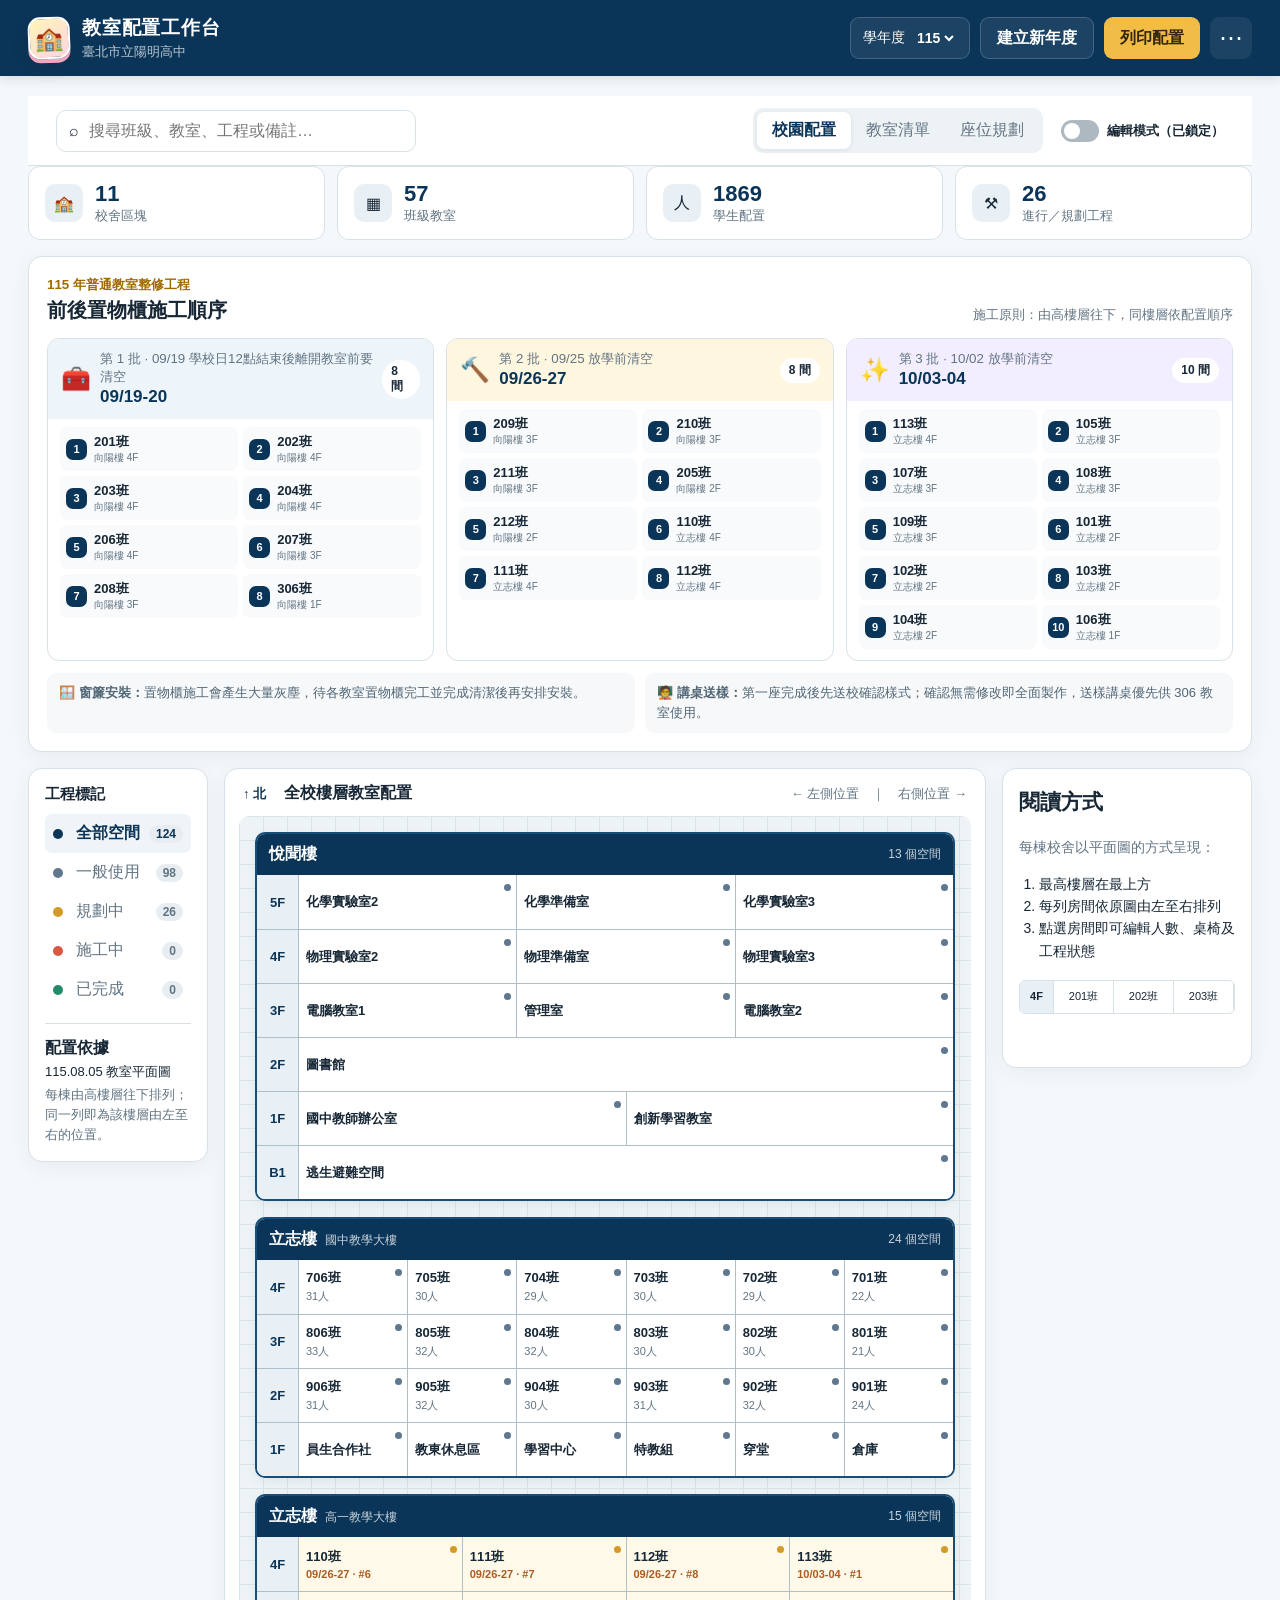
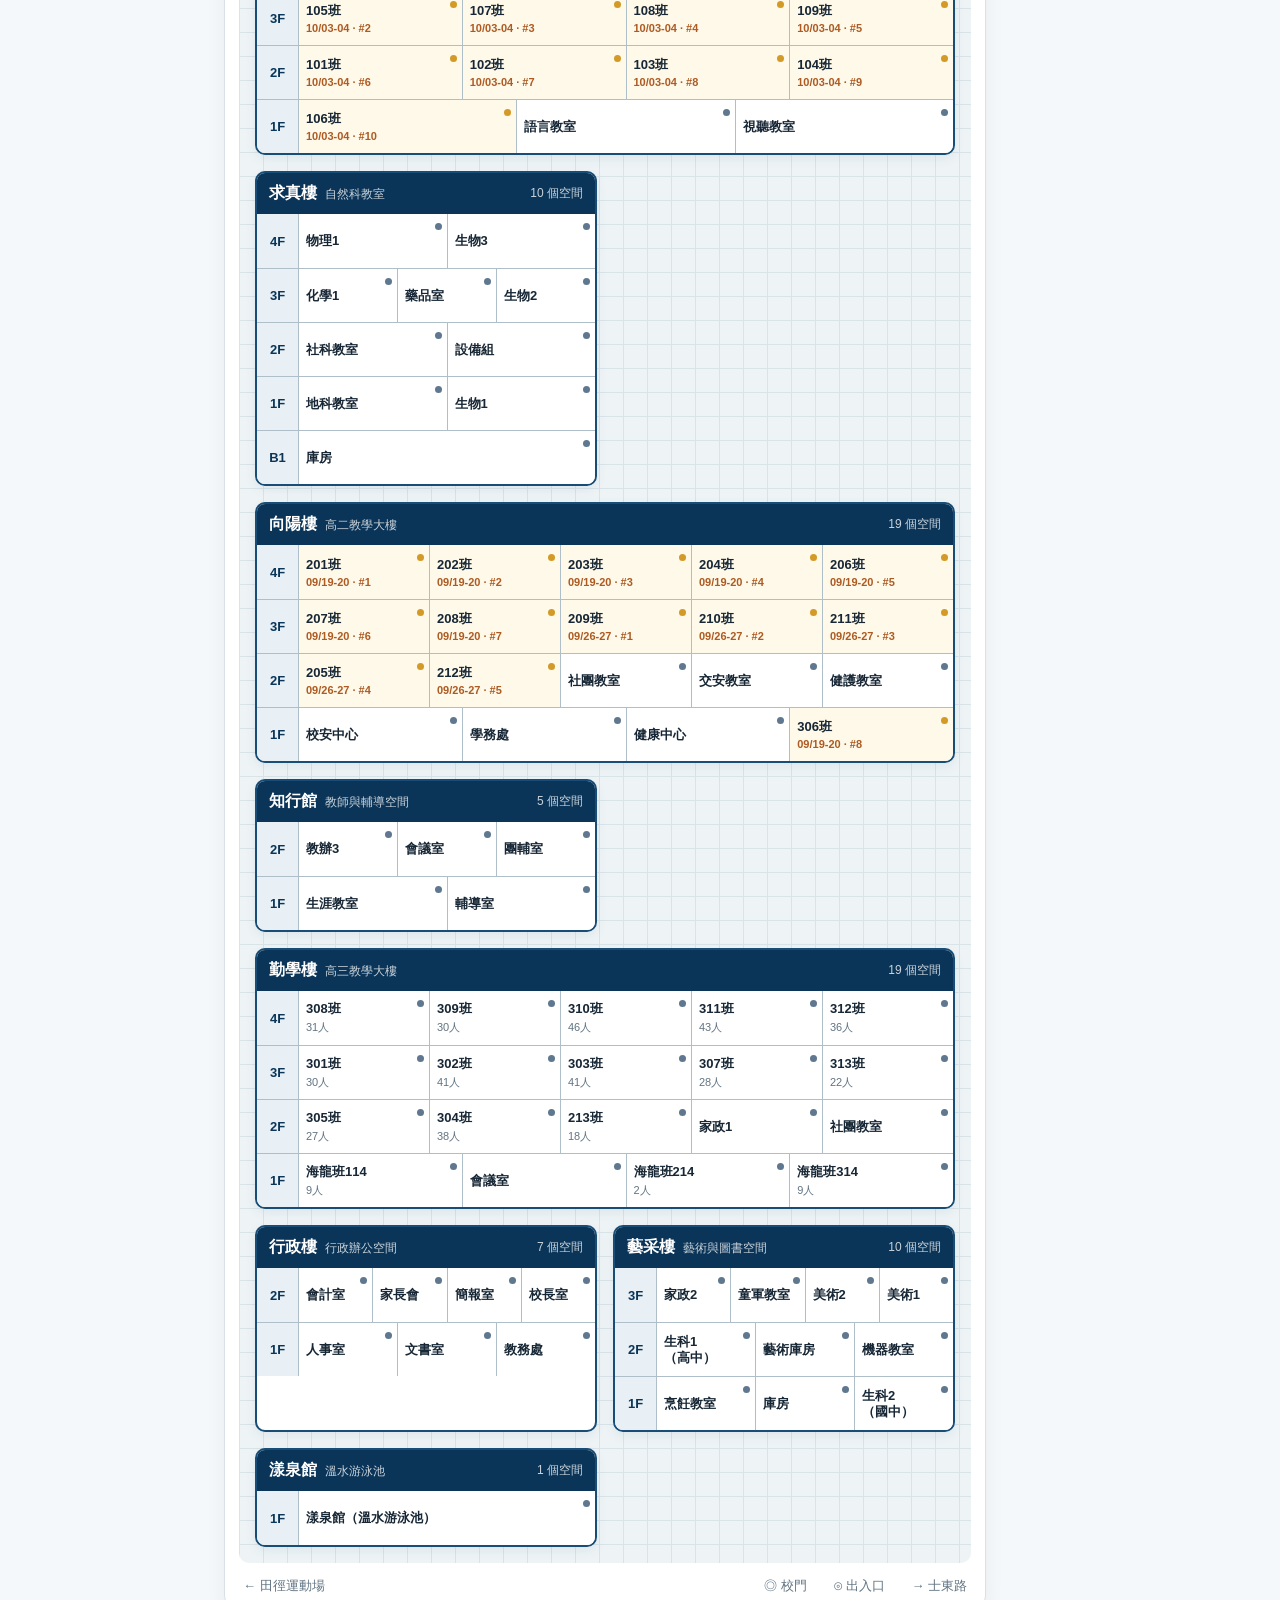
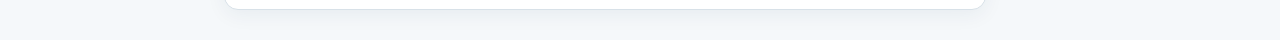
<file: classroom-map/index.html>
<!doctype html>
<html lang="zh-Hant">
<head>
  <meta charset="UTF-8" />
  <meta name="viewport" content="width=device-width, initial-scale=1.0" />
  <meta name="description" content="臺北市立陽明高中年度教室配置、工程位置與座位規劃互動圖" />
  <title>陽明高中教室互動圖</title>
  <link rel="icon" type="image/svg+xml" href="data:image/svg+xml,%3Csvg xmlns='http://www.w3.org/2000/svg' viewBox='0 0 64 64'%3E%3Crect width='64' height='64' rx='14' fill='%230b3558'/%3E%3Cpath d='M10 27 32 15l22 12-22 12z' fill='%23f6c453'/%3E%3Cpath d='M18 34v11c8 6 20 6 28 0V34l-14 8z' fill='%23fff'/%3E%3C/svg%3E" />
  <link rel="stylesheet" href="styles.css" />
</head>
<body>
  <header class="topbar">
    <div class="brand"><span class="brand-mark cute-school" aria-hidden="true">🏫</span><div><strong>教室配置工作台</strong><small>臺北市立陽明高中</small></div></div>
    <div class="top-actions">
      <label class="year-field">學年度<select id="yearSelect"></select></label>
      <button id="newYearBtn" class="button secondary">建立新年度</button>
      <button id="printBtn" class="button primary">列印配置</button>
      <button id="moreBtn" class="icon-button" aria-label="資料選單">⋯</button>
      <div id="moreMenu" class="menu" hidden>
        <button id="exportBtn">匯出備份檔</button>
        <label class="menu-upload">匯入備份檔<input id="importInput" type="file" accept="application/json" /></label>
        <button id="resetBtn" class="danger-text">還原示範資料</button>
      </div>
    </div>
  </header>

  <main>
    <section class="toolbar" aria-label="檢視工具">
      <div class="search-wrap"><span>⌕</span><input id="searchInput" type="search" placeholder="搜尋班級、教室、工程或備註…" /></div>
      <div class="segmented" role="tablist">
        <button class="active" data-view="campus">校園配置</button>
        <button data-view="rooms">教室清單</button>
        <button data-view="seats">座位規劃</button>
      </div>
      <label class="toggle"><input id="editToggle" type="checkbox" /><span></span><b id="editLabel">編輯模式（已鎖定）</b></label>
    </section>

    <section id="campusView" class="view active">
      <div class="summary-row" id="summaryRow"></div>
      <section class="construction-schedule" aria-labelledby="scheduleTitle">
        <div class="schedule-heading"><div><small>115 年普通教室整修工程</small><h2 id="scheduleTitle">前後置物櫃施工順序</h2></div><span>施工原則：由高樓層往下，同樓層依配置順序</span></div>
        <div id="scheduleBoard" class="schedule-board"></div>
        <div class="schedule-notes"><p>🪟 <strong>窗簾安裝：</strong>置物櫃施工會產生大量灰塵，待各教室置物櫃完工並完成清潔後再安排安裝。</p><p>🧑‍🏫 <strong>講桌送樣：</strong>第一座完成後先送校確認樣式；確認無需修改即全面製作，送樣講桌優先供 306 教室使用。</p></div>
      </section>
      <div class="workspace">
        <aside class="legend-panel">
          <h2>工程標記</h2>
          <button class="legend active" data-status="all"><i class="dot all"></i>全部空間 <b id="countAll">0</b></button>
          <button class="legend" data-status="normal"><i class="dot normal"></i>一般使用 <b id="countNormal">0</b></button>
          <button class="legend" data-status="planned"><i class="dot planned"></i>規劃中 <b id="countPlanned">0</b></button>
          <button class="legend" data-status="working"><i class="dot working"></i>施工中 <b id="countWorking">0</b></button>
          <button class="legend" data-status="done"><i class="dot done"></i>已完成 <b id="countDone">0</b></button>
          <div class="source-note"><strong>配置依據</strong><span>115.08.05 教室平面圖</span><small>每棟由高樓層往下排列；同一列即為該樓層由左至右的位置。</small></div>
        </aside>
        <div class="map-shell">
          <div class="map-head"><div><span class="north">↑ 北</span><strong>全校樓層教室配置</strong></div><span>← 左側位置　｜　右側位置 →</span></div>
          <div id="campusMap" class="campus-map" aria-label="校園建築配置"></div>
          <div class="map-footer"><span>← 田徑運動場</span><span>◎ 校門　　⊙ 出入口　　→ 士東路</span></div>
        </div>
        <aside id="buildingPanel" class="detail-panel floor-guide"><h2>閱讀方式</h2><p>每棟校舍以平面圖的方式呈現：</p><ol><li>最高樓層在最上方</li><li>每列房間依原圖由左至右排列</li><li>點選房間即可編輯人數、桌椅及工程狀態</li></ol><div class="guide-sample"><b>4F</b><span>201班</span><span>202班</span><span>203班</span></div></aside>
      </div>
    </section>

    <section id="roomsView" class="view">
      <div class="list-card">
        <div class="list-head"><div><h2>全部教室與空間</h2><p id="roomListCaption"></p></div><button id="addRoomBtn" class="button primary">新增空間</button></div>
        <div class="table-wrap"><table><thead><tr><th>校舍／樓層</th><th>空間名稱</th><th>班級</th><th>人數</th><th>工程狀態</th><th>備註</th></tr></thead><tbody id="roomsTable"></tbody></table></div>
      </div>
    </section>

    <section id="seatsView" class="view">
      <div class="seat-layout">
        <aside class="seat-side"><h2>班級座位規劃</h2><p>選擇班級後，可設定高二分組人數與桌椅排列。</p><label>班級<select id="seatRoomSelect"></select></label><label>每排座位<input id="seatColumns" type="number" min="2" max="10" value="6" /></label><div id="seatInputs"></div><button id="saveSeatBtn" class="button primary wide">儲存座位配置</button><div class="seat-legend"><span><i class="g1"></i>第1類</span><span><i class="g2"></i>第2類</span><span><i class="g3"></i>第3類</span><span><i class="other"></i>一般</span></div></aside>
        <div class="seat-card"><div class="seat-title"><div><span id="seatLocation"></span><h2 id="seatTitle">選擇班級</h2></div><div id="seatTotal" class="capacity"></div></div><div class="blackboard">黑板／講台</div><div id="seatGrid" class="seat-grid"></div></div>
      </div>
    </section>
  </main>

  <dialog id="roomDialog">
    <form id="roomForm" method="dialog">
      <div class="dialog-head"><div><small>空間資料</small><h2 id="dialogTitle">編輯教室</h2></div><button type="button" class="close" id="closeDialog" aria-label="關閉">×</button></div>
      <input type="hidden" id="roomId" />
      <div class="form-grid"><label>校舍<select id="roomBuilding" required></select></label><label>樓層<select id="roomFloor" required><option>1F</option><option>2F</option><option>3F</option><option>4F</option><option>5F</option><option>B1</option></select></label><label class="span-2">空間名稱<input id="roomName" required /></label><label>班級／用途<input id="roomClass" placeholder="例如：201班" /></label><label>學生人數<input id="roomStudents" type="number" min="0" max="80" /></label><label>工程狀態<select id="roomStatus"><option value="normal">一般使用</option><option value="planned">規劃中</option><option value="working">施工中</option><option value="done">已完成</option></select></label><label>桌椅數量<input id="roomDesks" type="number" min="0" max="100" /></label><label>櫃子施工批次<input id="roomConstructionDate" placeholder="例如：09/19-20" /></label><label>批次內順序<input id="roomConstructionOrder" type="number" min="1" max="30" /></label><label class="span-2">備註<textarea id="roomNote" rows="3" placeholder="工程內容、聯絡事項或空間限制"></textarea></label></div>
      <div class="dialog-actions"><button type="button" id="deleteRoomBtn" class="button danger">刪除</button><span></span><button type="button" id="cancelDialog" class="button secondary">取消</button><button type="submit" class="button primary">儲存變更</button></div>
    </form>
  </dialog>

  <dialog id="yearDialog">
    <form id="yearForm" method="dialog"><div class="dialog-head"><div><small>年度版本</small><h2>建立新學年度</h2></div><button type="button" class="close" data-close-year>×</button></div><label>學年度<input id="newYearName" required placeholder="例如：116" /></label><label class="check-row"><input id="copyYear" type="checkbox" checked />複製目前年度的配置再調整</label><div class="dialog-actions"><span></span><span></span><button type="button" class="button secondary" data-close-year>取消</button><button type="submit" class="button primary">建立年度</button></div></form>
  </dialog>
  <dialog id="passwordDialog" class="password-dialog">
    <form id="passwordForm" method="dialog">
      <div class="password-badge" aria-hidden="true">🔐</div>
      <h2>開啟編輯模式</h2>
      <p>輸入管理密碼後，才能修改教室、年度、座位與工程資料。</p>
      <label>管理密碼<input id="editPassword" type="password" autocomplete="current-password" required /></label>
      <p id="passwordError" class="password-error" role="alert"></p>
      <div class="dialog-actions password-actions"><span></span><span></span><button type="button" id="cancelPassword" class="button secondary">取消</button><button type="submit" class="button primary">解鎖編輯</button></div>
    </form>
  </dialog>
  <div id="toast" class="toast" role="status"></div>
  <script src="app.js"></script>
</body>
</html>
</file>
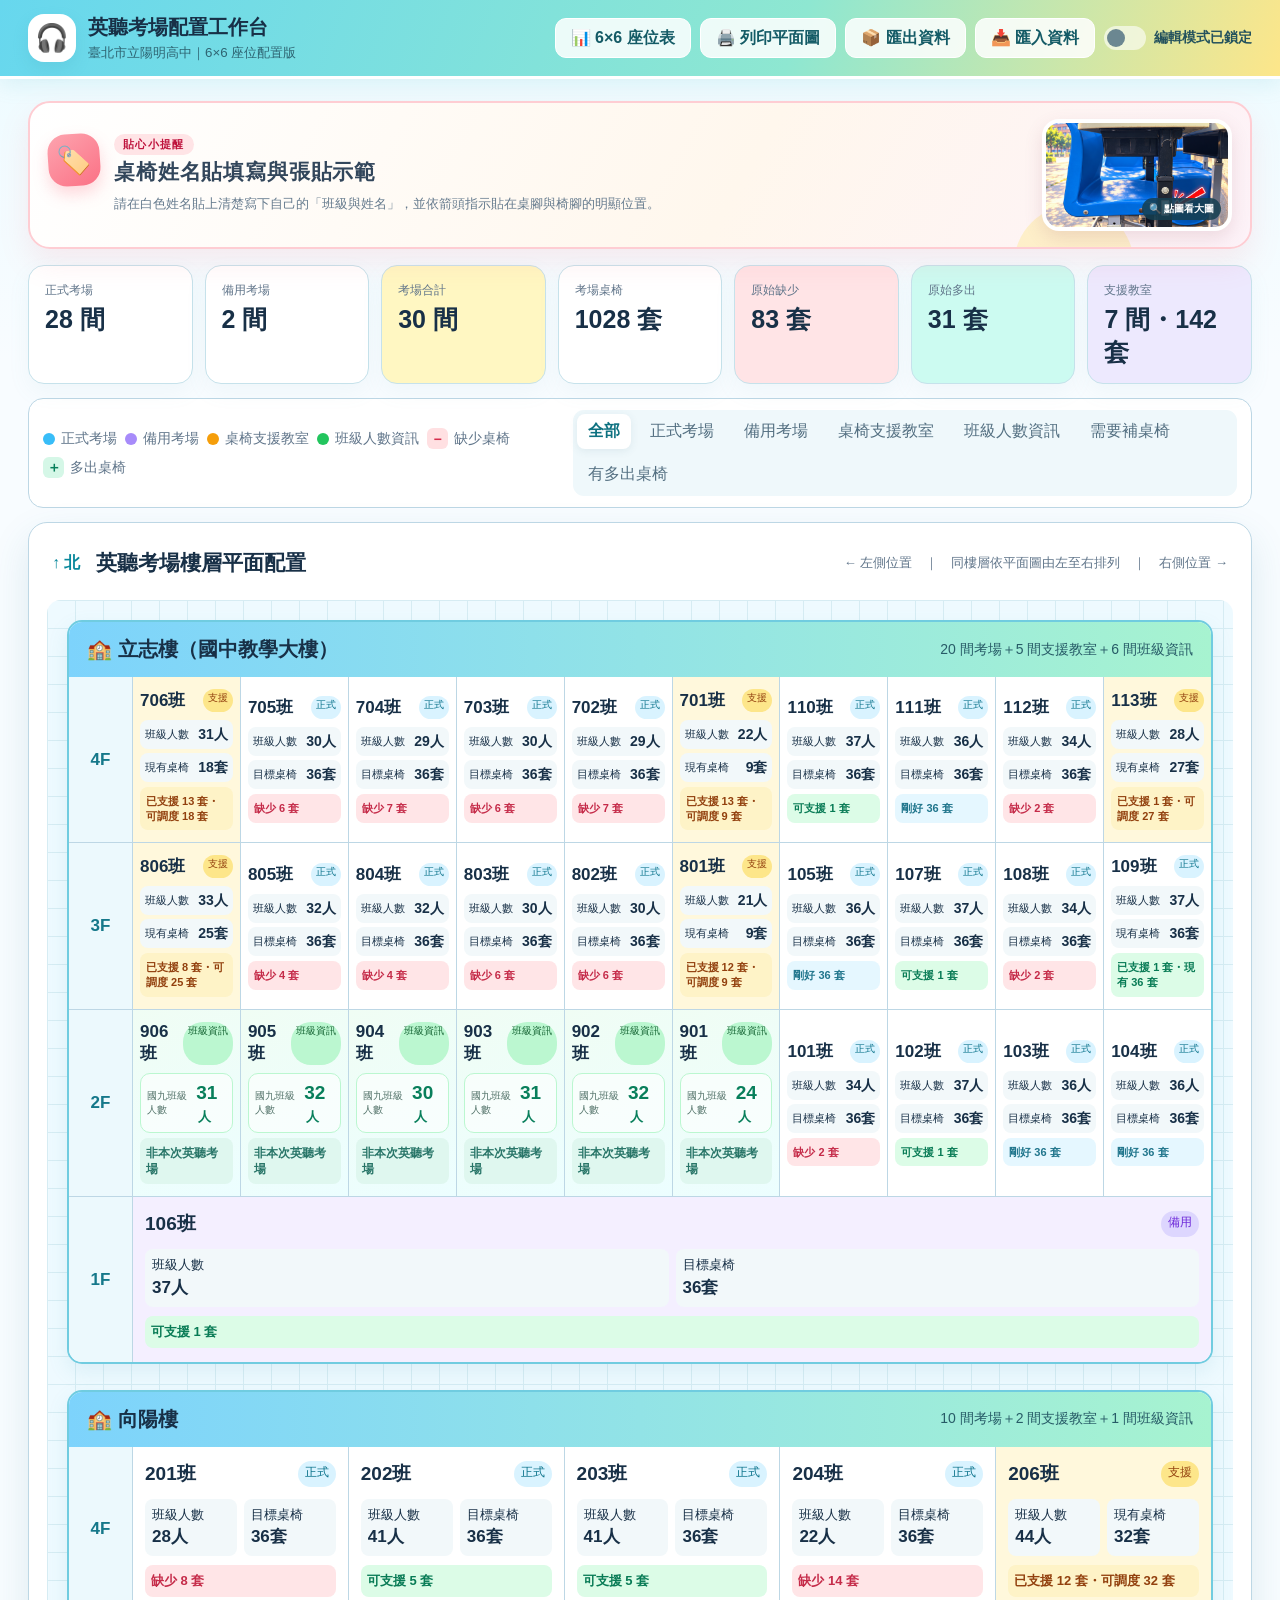
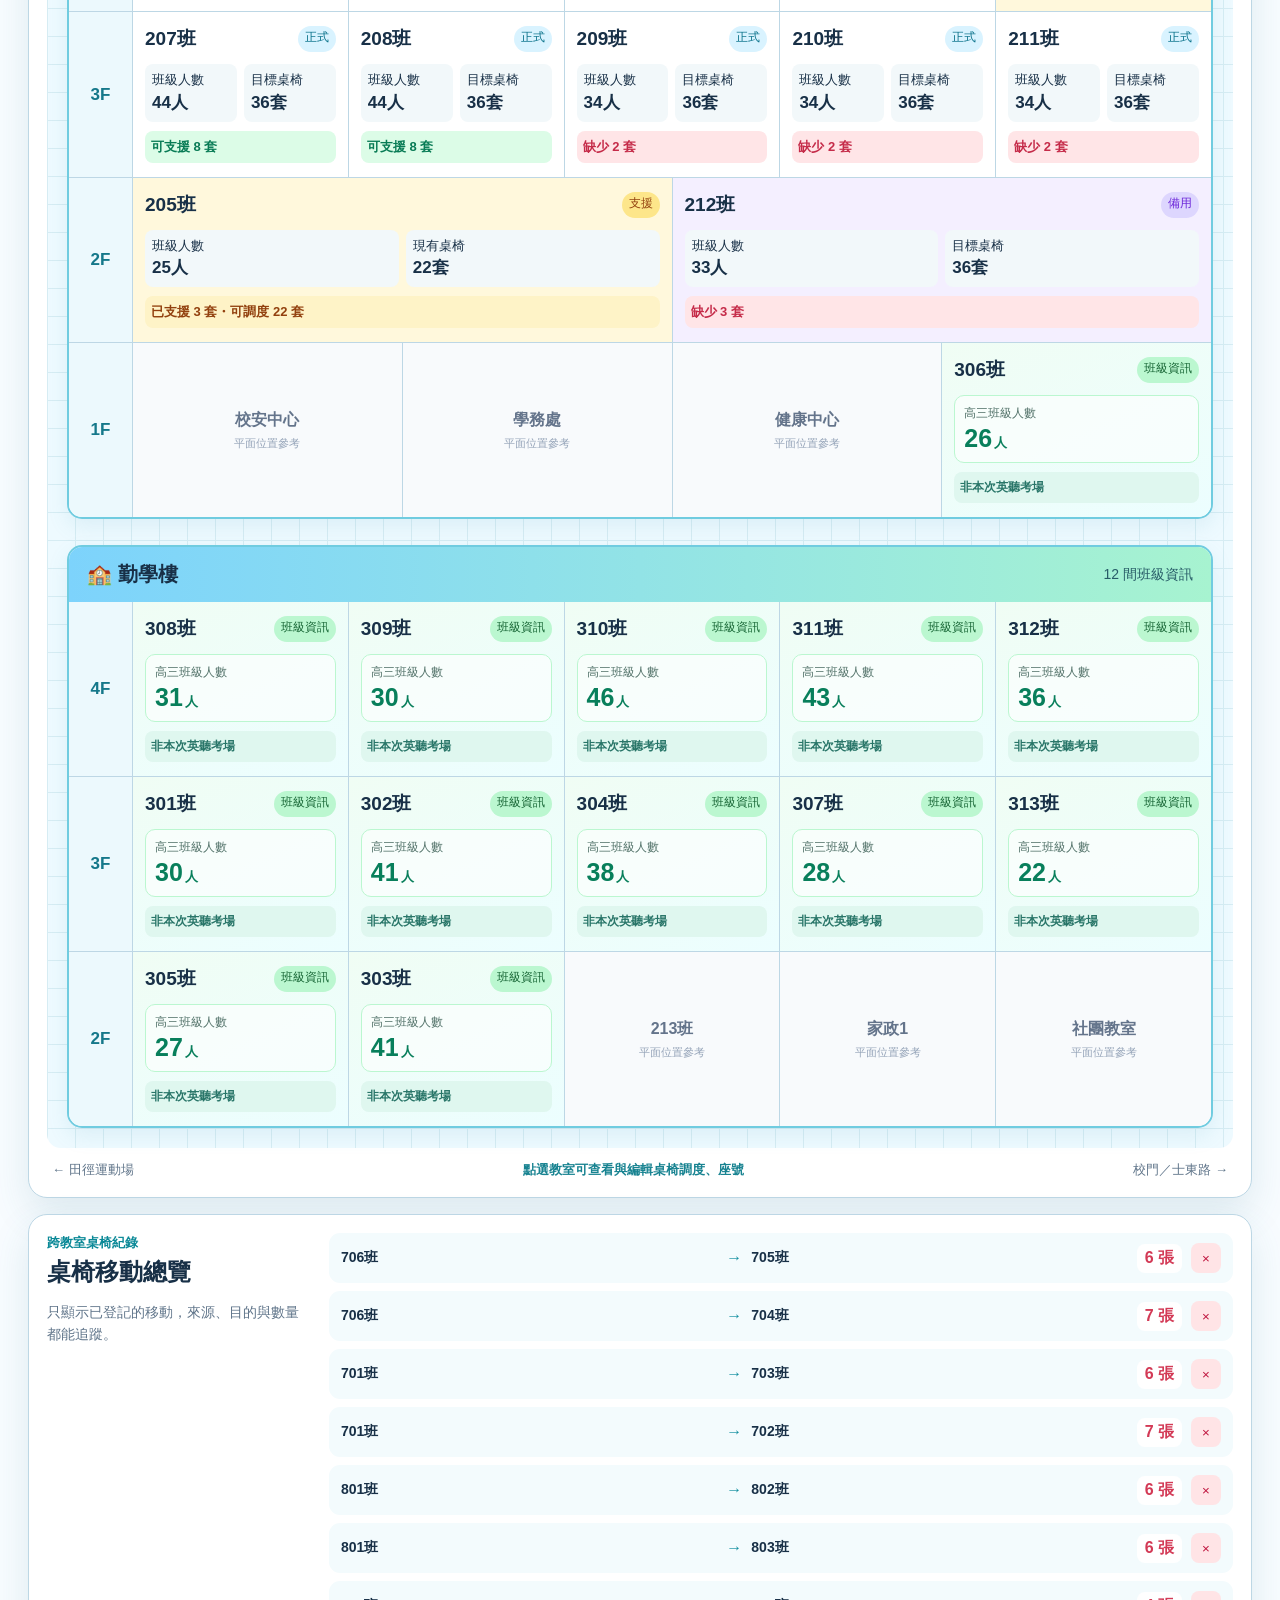
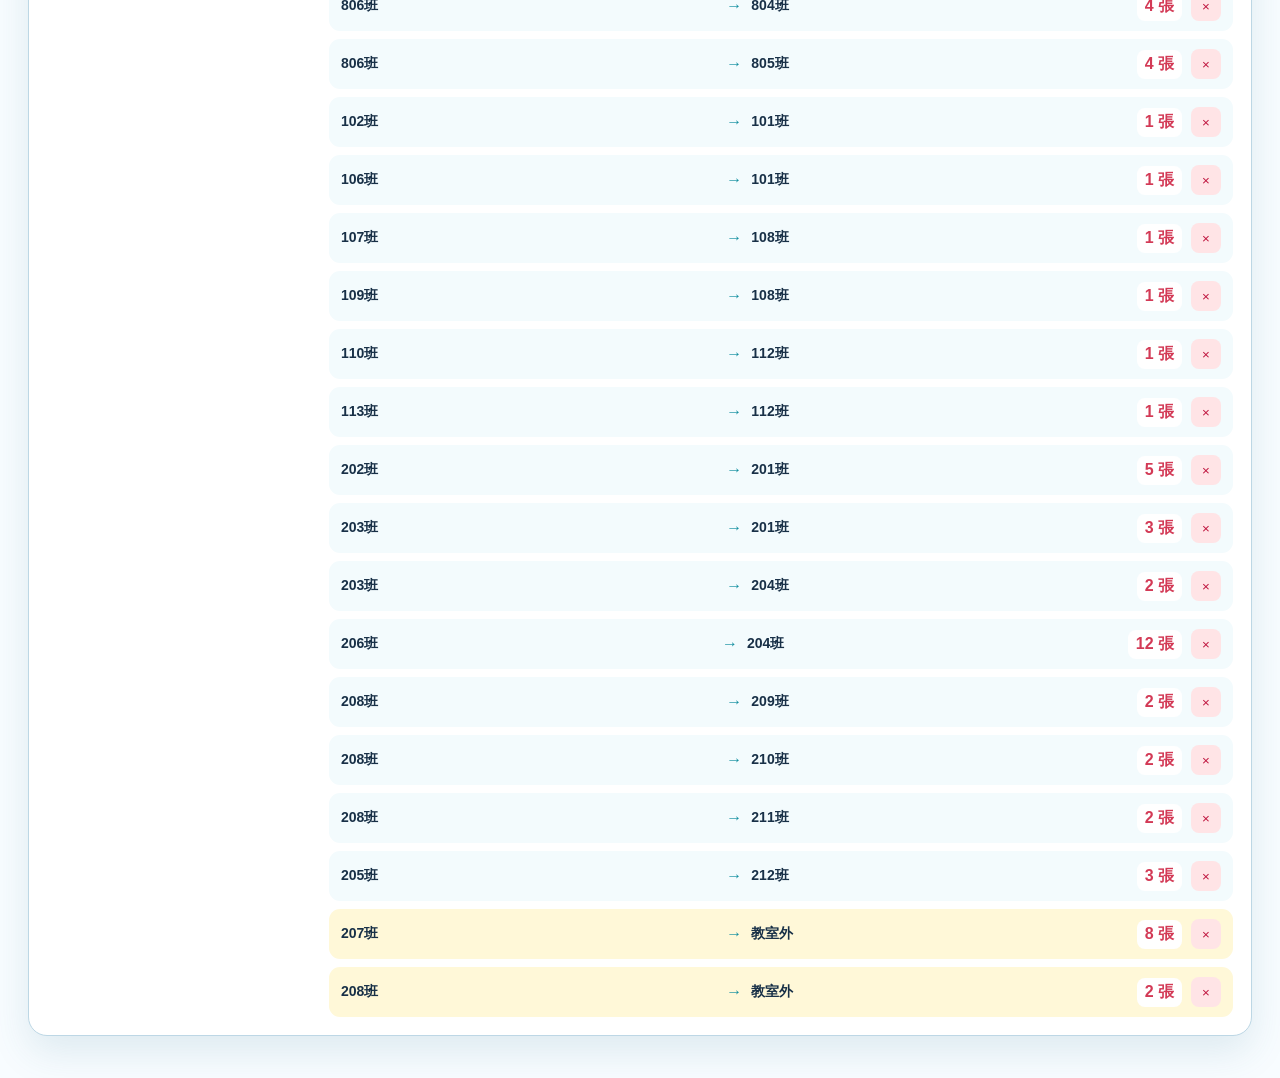
<file: english-listening-exam/index.html>
<!doctype html>
<html lang="zh-Hant">
<head>
  <meta charset="UTF-8" />
  <meta name="viewport" content="width=device-width,initial-scale=1" />
  <meta name="description" content="臺北市立陽明高中英聽考場平面配置與桌椅調度工作台" />
  <title>英聽考場配置工作台｜陽明高中</title>
  <link rel="icon" type="image/svg+xml" href="data:image/svg+xml,%3Csvg xmlns='http://www.w3.org/2000/svg' viewBox='0 0 64 64'%3E%3Crect width='64' height='64' rx='16' fill='%237dd3fc'/%3E%3Cpath d='M15 34a17 17 0 0 1 34 0' fill='none' stroke='%230f766e' stroke-width='6' stroke-linecap='round'/%3E%3Crect x='9' y='31' width='11' height='19' rx='5' fill='%23fb7185'/%3E%3Crect x='44' y='31' width='11' height='19' rx='5' fill='%23fb7185'/%3E%3Cpath d='M21 49c7 5 15 5 22 0' fill='none' stroke='%230f766e' stroke-width='4' stroke-linecap='round'/%3E%3C/svg%3E" />
  <link rel="stylesheet" href="styles.css?v=8" />
</head>
<body>
  <header class="topbar">
    <div class="brand"><span class="logo">🎧</span><div><strong>英聽考場配置工作台</strong><small>臺北市立陽明高中｜6×6 座位配置版</small></div></div>
    <div class="top-actions">
      <a class="button white sheet-link" href="https://docs.google.com/spreadsheets/d/1z9xLdYP3ovvsFEr4TGHgtvXH-w00Bztn/edit?usp=sharing&amp;ouid=101436659321439298392&amp;rtpof=true&amp;sd=true" target="_blank" rel="noopener noreferrer">📊 6×6 座位表</a>
      <button id="printBtn" class="button white">🖨️ 列印平面圖</button>
      <button id="exportBtn" class="button white">📦 匯出資料</button>
      <label class="button white upload">📥 匯入資料<input id="importInput" type="file" accept="application/json" /></label>
      <label class="switch"><input id="editToggle" type="checkbox"><span></span><b id="editText">編輯模式已鎖定</b></label>
    </div>
  </header>

  <main>
    <section class="name-label-guide" aria-labelledby="nameLabelGuideTitle">
      <div class="guide-copy">
        <span class="guide-logo" aria-hidden="true">🏷️</span>
        <div>
          <small>貼心小提醒</small>
          <h1 id="nameLabelGuideTitle">桌椅姓名貼填寫與張貼示範</h1>
          <p>請在白色姓名貼上清楚寫下自己的「班級與姓名」，並依箭頭指示貼在桌腳與椅腳的明顯位置。</p>
        </div>
      </div>
      <a class="guide-image-link" href="EXAMPLE.JPG" target="_blank" rel="noopener noreferrer" aria-label="開啟桌椅姓名貼示範大圖">
        <img src="EXAMPLE.JPG" alt="桌椅姓名貼填寫與張貼位置示範，紅色箭頭指向桌腳及椅腳上的白色姓名貼" />
        <span>🔍 點圖看大圖</span>
      </a>
    </section>

    <section class="summary" id="summary"></section>

    <section class="tools">
      <div class="legend">
        <span><i class="dot main"></i>正式考場</span>
        <span><i class="dot reserve"></i>備用考場</span>
        <span><i class="dot support"></i>桌椅支援教室</span>
        <span><i class="dot info"></i>班級人數資訊</span>
        <span><i class="delta shortage">−</i>缺少桌椅</span>
        <span><i class="delta surplus">＋</i>多出桌椅</span>
      </div>
      <div class="filters" role="group" aria-label="考場篩選">
        <button class="active" data-filter="all">全部</button>
        <button data-filter="main">正式考場</button>
        <button data-filter="reserve">備用考場</button>
        <button data-filter="support">桌椅支援教室</button>
        <button data-filter="info">班級人數資訊</button>
        <button data-filter="shortage">需要補桌椅</button>
        <button data-filter="surplus">有多出桌椅</button>
      </div>
    </section>

    <section class="map-card">
      <div class="map-title"><div><span>↑ 北</span><h1>英聽考場樓層平面配置</h1></div><p>← 左側位置　｜　同樓層依平面圖由左至右排列　｜　右側位置 →</p></div>
      <div id="buildingMap" class="building-map"></div>
      <div class="map-foot"><span>← 田徑運動場</span><b>點選教室可查看與編輯桌椅調度、座號</b><span>校門／士東路 →</span></div>
    </section>

    <section class="movement-card">
      <div><small>跨教室桌椅紀錄</small><h2>桌椅移動總覽</h2><p>只顯示已登記的移動，來源、目的與數量都能追蹤。</p></div>
      <div id="movementList" class="movement-list"></div>
    </section>
  </main>

  <dialog id="roomDialog">
    <form id="roomForm" method="dialog">
      <header class="dialog-head"><div><small id="roomLocation"></small><h2 id="roomTitle"></h2></div><button id="closeRoom" type="button" aria-label="關閉">×</button></header>
      <div class="dialog-summary" id="dialogSummary"></div>
      <div class="tabs" role="tablist"><button type="button" class="active" data-tab="desks">🪑 桌椅調度</button><button type="button" data-tab="seats">🧩 6×6 座位表</button></div>

      <section id="desksTab" class="tab-panel active">
        <div class="form-grid">
          <label>班級人數<input id="studentCount" type="number" min="0" max="80"></label>
          <label><span id="targetDesksLabel">教室目標桌椅</span><input id="targetDesks" type="number" min="1" max="80" value="36"></label>
        </div>
        <div class="section-head"><div><h3>桌椅移動</h3><p>移到其他班時，請務必選擇來源與目的教室。</p></div><button id="addMove" type="button" class="button coral">＋ 新增紀錄</button></div>
        <div id="roomMoves" class="room-moves"></div>
        <label class="full">教室備註<textarea id="roomNote" rows="3" placeholder="例如：桌椅暫放走廊靠牆處、待總務處確認…"></textarea></label>
      </section>

      <section id="seatsTab" class="tab-panel">
        <div class="seat-note">✨ 面向黑板時：左側為教室內側，右側為走廊。藍色是原班桌椅，橘色是鄰近班級支援桌椅。</div>
        <div class="seat-layout">
          <div class="blackboard">🎧 黑板／講台</div>
          <div class="seat-direction inside">🧱<span>教室內側</span></div>
          <div id="seatGrid" class="seat-grid"></div>
          <div class="seat-direction corridor">🚪<span>走廊側</span></div>
        </div>
        <div class="seat-legend"><span class="own">🟦 原班桌椅</span><span class="borrowed">🟧 支援班桌椅</span><span>🪑 共 36 席</span></div>
      </section>

      <footer class="dialog-actions"><button id="resetRoom" type="button" class="button ghost">還原此教室</button><span></span><button id="cancelRoom" type="button" class="button ghost">取消</button><button class="button teal" type="submit">儲存變更</button></footer>
    </form>
  </dialog>

  <dialog id="moveDialog" class="small-dialog">
    <form id="moveForm" method="dialog">
      <header class="dialog-head"><div><small>桌椅去向紀錄</small><h2>新增移動</h2></div><button id="closeMove" type="button">×</button></header>
      <label>處理方式<select id="moveType"><option value="classroom">移至其他教室</option><option value="outside">放置教室外</option></select></label>
      <label>來源教室<select id="moveFrom"></select></label>
      <label id="moveToWrap">目的教室<select id="moveTo"></select></label>
      <label>移動張數<input id="moveCount" type="number" min="1" max="50" value="1" required></label>
      <label>備註<input id="moveNote" placeholder="例如：同樓層向右搬運"></label>
      <footer class="dialog-actions"><span></span><span></span><button id="cancelMove" type="button" class="button ghost">取消</button><button class="button coral" type="submit">加入紀錄</button></footer>
    </form>
  </dialog>

  <dialog id="passwordDialog" class="small-dialog password-dialog">
    <form id="passwordForm" method="dialog"><div class="lock-icon">🔐</div><h2>開啟編輯模式</h2><p>輸入管理密碼後才可修改資料。</p><label>管理密碼<input id="passwordInput" type="password" autocomplete="current-password" required></label><p id="passwordError" class="error"></p><footer class="dialog-actions"><span></span><span></span><button id="cancelPassword" type="button" class="button ghost">取消</button><button class="button teal" type="submit">解鎖</button></footer></form>
  </dialog>

  <div id="toast" class="toast" role="status"></div>
  <script src="app.js?v=8"></script>
</body>
</html>
</file>
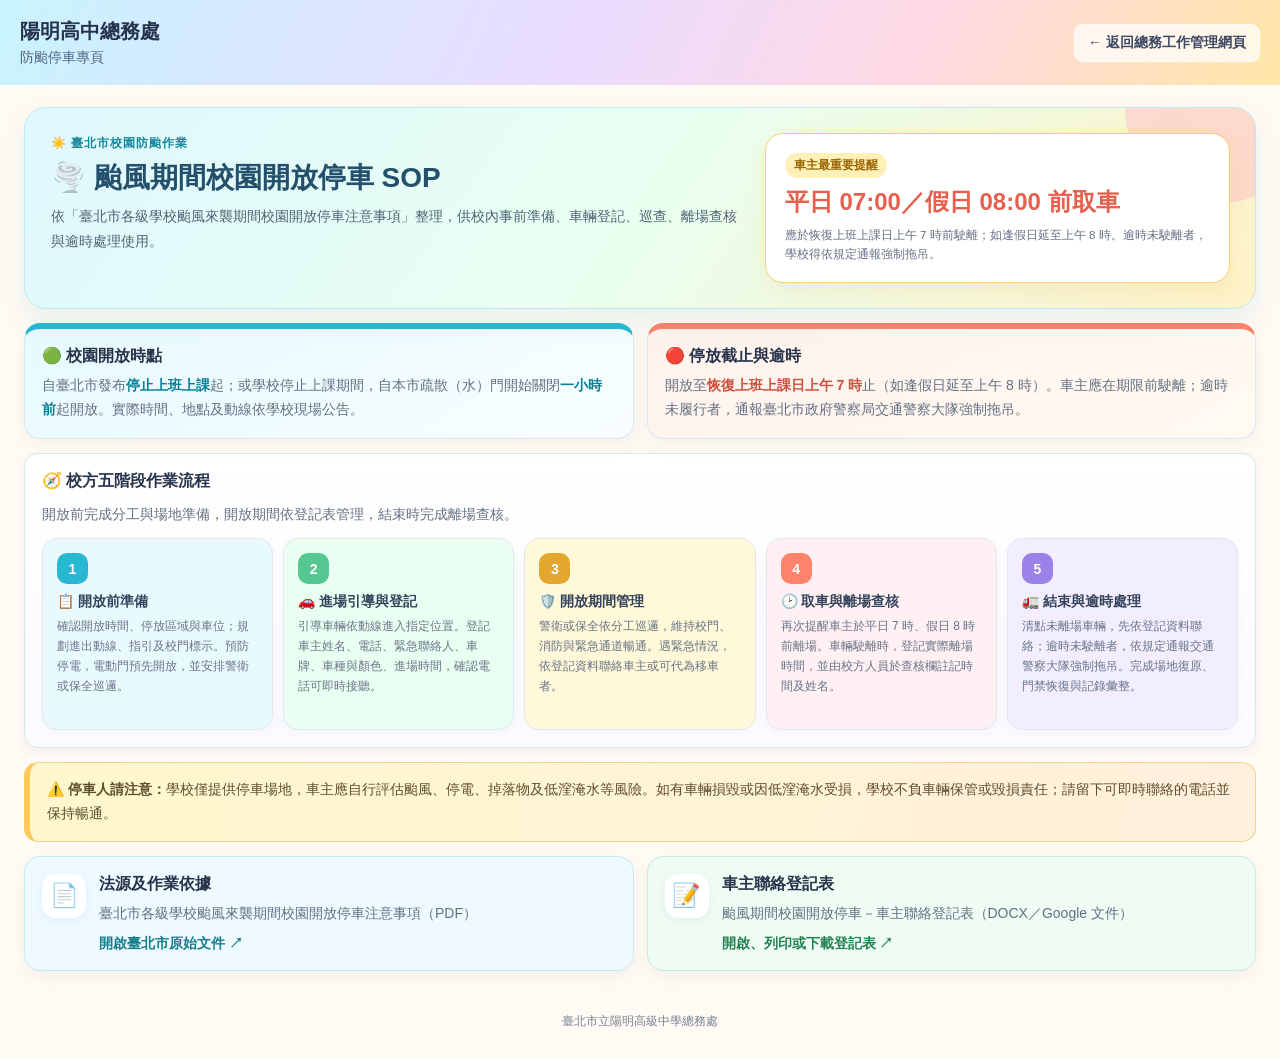
<file: typhoon-parking/index.html>
<!doctype html>
<html lang="zh-Hant">
<head>
  <meta charset="utf-8">
  <meta name="viewport" content="width=device-width,initial-scale=1">
  <meta name="description" content="臺北市校園颱風期間開放停車時點、離場期限、校方作業流程及車主注意事項。">
  <title>颱風期間校園開放停車 SOP</title>
  <style>
    :root{--ink:#26334b;--muted:#647083;--line:#dce9ef;--paper:#fffaf3;--card:#fff;--sky:#28b8d1;--mint:#55c790;--coral:#ff826b;--sun:#ffc95b;--violet:#9b82e8}
    *{box-sizing:border-box}
    body{margin:0;background:var(--paper);color:var(--ink);font-family:-apple-system,BlinkMacSystemFont,"Noto Sans TC","Microsoft JhengHei",sans-serif;font-size:14px}
    .site-head{background:linear-gradient(115deg,#c8f3ff,#eadcff 45%,#ffd9e3 72%,#ffe7a8);padding:18px max(20px,calc((100vw - 1420px)/2));display:flex;justify-content:space-between;gap:16px;align-items:center}
    .site-head h1{font-size:20px;margin:0 0 4px}.site-head p{margin:0;color:#52647c}.back{display:inline-flex;align-items:center;padding:9px 13px;border:1px solid #ffffffcc;background:#ffffffb8;border-radius:9px;color:#3e4964;text-decoration:none;font-weight:700;white-space:nowrap}.back:hover{background:#fff}
    main{max-width:1420px;margin:auto;padding:22px 24px 42px}
    .typhoon-hero{position:relative;overflow:hidden;background:linear-gradient(125deg,#dff8ff,#e8fff1 48%,#fff2c7);color:#29405d;border:1px solid #bfe7ee;border-radius:22px;padding:26px;display:grid;grid-template-columns:minmax(0,1.2fr) minmax(300px,.8fr);gap:20px;box-shadow:0 12px 28px #43a9bd1f}
    .typhoon-hero:after{content:"";position:absolute;width:190px;height:190px;border-radius:50%;right:-60px;top:-95px;background:#ffb4c66b}.typhoon-hero h2{font-size:28px;margin:7px 0;color:#24506c}.typhoon-hero p{line-height:1.75;margin:0;color:#4e6475}.eyebrow{font-size:12px;font-weight:800;letter-spacing:.08em;color:#16889c}
    .deadline-box{position:relative;z-index:1;background:#fff;border:2px solid #fff;outline:1px solid #f6d276;border-radius:17px;padding:17px;box-shadow:0 8px 20px #e6a44024}.deadline-label{display:inline-block;background:#fff0b8;color:#9a6500;padding:4px 9px;border-radius:999px;font-size:12px;font-weight:800}.deadline-box strong{display:block;font-size:24px;margin:8px 0;color:#e75f4d}.deadline-box small{display:block;line-height:1.6;color:#657083}
    .time-grid,.resource-grid{display:grid;grid-template-columns:repeat(2,minmax(0,1fr));gap:13px;margin-top:14px}.time,.resource{background:#fff;border:1px solid var(--line);border-radius:16px;padding:17px;box-shadow:0 6px 16px #72839b14}.time.open{background:linear-gradient(145deg,#e7faff,#f8feff);border-top:6px solid var(--sky)}.time.urgent{background:linear-gradient(145deg,#fff2ed,#fffaf2);border-top:6px solid var(--coral)}.time h3,.resource h3{margin:0 0 7px;font-size:16px}.time p,.resource p{margin:0;color:#637083;line-height:1.68}.time.open b{color:#087f97}.time.urgent b{color:#cb503e}
    .sop-card{margin-top:14px;background:linear-gradient(180deg,#fff,#fcfbff);border:1px solid #d7e8ee;border-radius:14px;padding:17px;box-shadow:0 4px 12px #7458d812}.sop-card h3{margin:0 0 10px;font-size:16px}.muted{color:var(--muted)}.sop-grid{display:grid;grid-template-columns:repeat(5,minmax(0,1fr));gap:10px}.step{border:1px solid #e1e8ed;border-radius:15px;padding:14px;min-height:192px;box-shadow:0 4px 12px #71879b0e}.step:nth-child(1){background:#e9faff}.step:nth-child(2){background:#eafff1}.step:nth-child(3){background:#fff8d9}.step:nth-child(4){background:#fff0f3}.step:nth-child(5){background:#f2eeff}.step-no{display:inline-grid;place-items:center;width:31px;height:31px;border-radius:10px;color:#fff;font-weight:800;margin-bottom:9px}.step:nth-child(1) .step-no{background:var(--sky)}.step:nth-child(2) .step-no{background:var(--mint)}.step:nth-child(3) .step-no{background:#e4a62d}.step:nth-child(4) .step-no{background:var(--coral)}.step:nth-child(5) .step-no{background:var(--violet)}.step b{display:block;margin-bottom:6px;color:#34435b}.step p{font-size:12px;line-height:1.65;color:#687487;margin:0}
    .risk{background:linear-gradient(100deg,#fff7cc,#fff0dc);border:1px solid #efd491;border-left:6px solid var(--sun);border-radius:14px;padding:15px 17px;line-height:1.7;margin-top:14px;color:#5d4e2e}.resource{display:flex;gap:13px;align-items:flex-start}.resource:first-child{background:#eefaff;border-color:#c9e9f1}.resource:last-child{background:#effcf4;border-color:#ccebd8}.resource-icon{width:44px;height:44px;display:grid;place-items:center;border-radius:13px;background:#fff;font-size:23px;flex:none;box-shadow:0 3px 10px #6c87941a}.resource a{display:inline-block;margin-top:10px;color:#167e8c;font-weight:800;text-decoration:none}.resource:last-child a{color:#258153}.resource a:hover{text-decoration:underline}
    footer{max-width:1420px;margin:0 auto;padding:0 24px 28px;color:#7a8492;text-align:center;font-size:12px}
    @media(max-width:1100px){.sop-grid{grid-template-columns:repeat(3,1fr)}.typhoon-hero{grid-template-columns:1fr}}
    @media(max-width:760px){.sop-grid{grid-template-columns:repeat(2,1fr)}}
    @media(max-width:580px){.site-head{align-items:flex-start;flex-direction:column}.time-grid,.resource-grid,.sop-grid{grid-template-columns:1fr}.typhoon-hero{padding:18px}.typhoon-hero h2{font-size:23px}.deadline-box strong{font-size:21px}.step{min-height:0}main{padding:14px 12px 30px}}
  </style>
</head>
<body>
  <header class="site-head">
    <div><h1>陽明高中總務處</h1><p>防颱停車專頁</p></div>
    <a class="back" href="../">← 返回總務工作管理網頁</a>
  </header>
  <main>
    <section aria-labelledby="page-title">
      <div class="typhoon-hero"><div><span class="eyebrow">☀️ 臺北市校園防颱作業</span><h2 id="page-title">🌪️ 颱風期間校園開放停車 SOP</h2><p>依「臺北市各級學校颱風來襲期間校園開放停車注意事項」整理，供校內事前準備、車輛登記、巡查、離場查核與逾時處理使用。</p></div><div class="deadline-box"><span class="deadline-label">車主最重要提醒</span><strong>平日 07:00／假日 08:00 前取車</strong><small>應於恢復上班上課日上午 7 時前駛離；如逢假日延至上午 8 時。逾時未駛離者，學校得依規定通報強制拖吊。</small></div></div>
      <div class="time-grid"><article class="time open"><h3>🟢 校園開放時點</h3><p>自臺北市發布<b>停止上班上課</b>起；或學校停止上課期間，自本市疏散（水）門開始關閉<b>一小時前</b>起開放。實際時間、地點及動線依學校現場公告。</p></article><article class="time urgent"><h3>🔴 停放截止與逾時</h3><p>開放至<b>恢復上班上課日上午 7 時</b>止（如逢假日延至上午 8 時）。車主應在期限前駛離；逾時未履行者，通報臺北市政府警察局交通警察大隊強制拖吊。</p></article></div>
      <article class="sop-card"><h3>🧭 校方五階段作業流程</h3><p class="muted">開放前完成分工與場地準備，開放期間依登記表管理，結束時完成離場查核。</p><div class="sop-grid">
        <div class="step"><span class="step-no">1</span><b>📋 開放前準備</b><p>確認開放時間、停放區域與車位；規劃進出動線、指引及校門標示。預防停電，電動門預先開放，並安排警衛或保全巡邏。</p></div>
        <div class="step"><span class="step-no">2</span><b>🚗 進場引導與登記</b><p>引導車輛依動線進入指定位置。登記車主姓名、電話、緊急聯絡人、車牌、車種與顏色、進場時間，確認電話可即時接聽。</p></div>
        <div class="step"><span class="step-no">3</span><b>🛡️ 開放期間管理</b><p>警衛或保全依分工巡邏，維持校門、消防與緊急通道暢通。遇緊急情況，依登記資料聯絡車主或可代為移車者。</p></div>
        <div class="step"><span class="step-no">4</span><b>🕑 取車與離場查核</b><p>再次提醒車主於平日 7 時、假日 8 時前離場。車輛駛離時，登記實際離場時間，並由校方人員於查核欄註記時間及姓名。</p></div>
        <div class="step"><span class="step-no">5</span><b>🚛 結束與逾時處理</b><p>清點未離場車輛，先依登記資料聯絡；逾時未駛離者，依規定通報交通警察大隊強制拖吊。完成場地復原、門禁恢復與記錄彙整。</p></div>
      </div></article>
      <div class="risk"><b>⚠️ 停車人請注意：</b>學校僅提供停車場地，車主應自行評估颱風、停電、掉落物及低漥淹水等風險。如有車輛損毀或因低漥淹水受損，學校不負車輛保管或毀損責任；請留下可即時聯絡的電話並保持暢通。</div>
      <div class="resource-grid"><article class="resource"><span class="resource-icon">📄</span><div><h3>法源及作業依據</h3><p>臺北市各級學校颱風來襲期間校園開放停車注意事項（PDF）</p><a href="https://www-ws.gov.taipei/Download.ashx?u=LzAwMS9VcGxvYWQvMzQyL3JlbGZpbGUvMzY5NjcvNzA3ODQxNi9kZTU0NzI4My0zNjA1LTQ5ZWEtODQ0NC0wM2IyNzU0OWJkYTUucGRm&amp;n=6Ie65YyX5biC5ZCE57Sa5a245qCh6aKx6aKo5L6G6KWy5pyf6ZaT5qCh5ZyS6ZaL5pS%2B5YGc6LuK5rOo5oSP5LqL6aCFLnBkZg%3D%3D&amp;icon=.pdf" target="_blank" rel="noopener noreferrer">開啟臺北市原始文件 ↗</a></div></article><article class="resource"><span class="resource-icon">📝</span><div><h3>車主聯絡登記表</h3><p>颱風期間校園開放停車－車主聯絡登記表（DOCX／Google 文件）</p><a href="https://docs.google.com/document/d/1WFEv5zVfjurTNfjn9K_CIIuCpkndWvmD/edit?usp=sharing&amp;ouid=104546515696060670125&amp;rtpof=true&amp;sd=true" target="_blank" rel="noopener noreferrer">開啟、列印或下載登記表 ↗</a></div></article></div>
    </section>
  </main>
  <footer>臺北市立陽明高級中學總務處</footer>
</body>
</html>
</file>
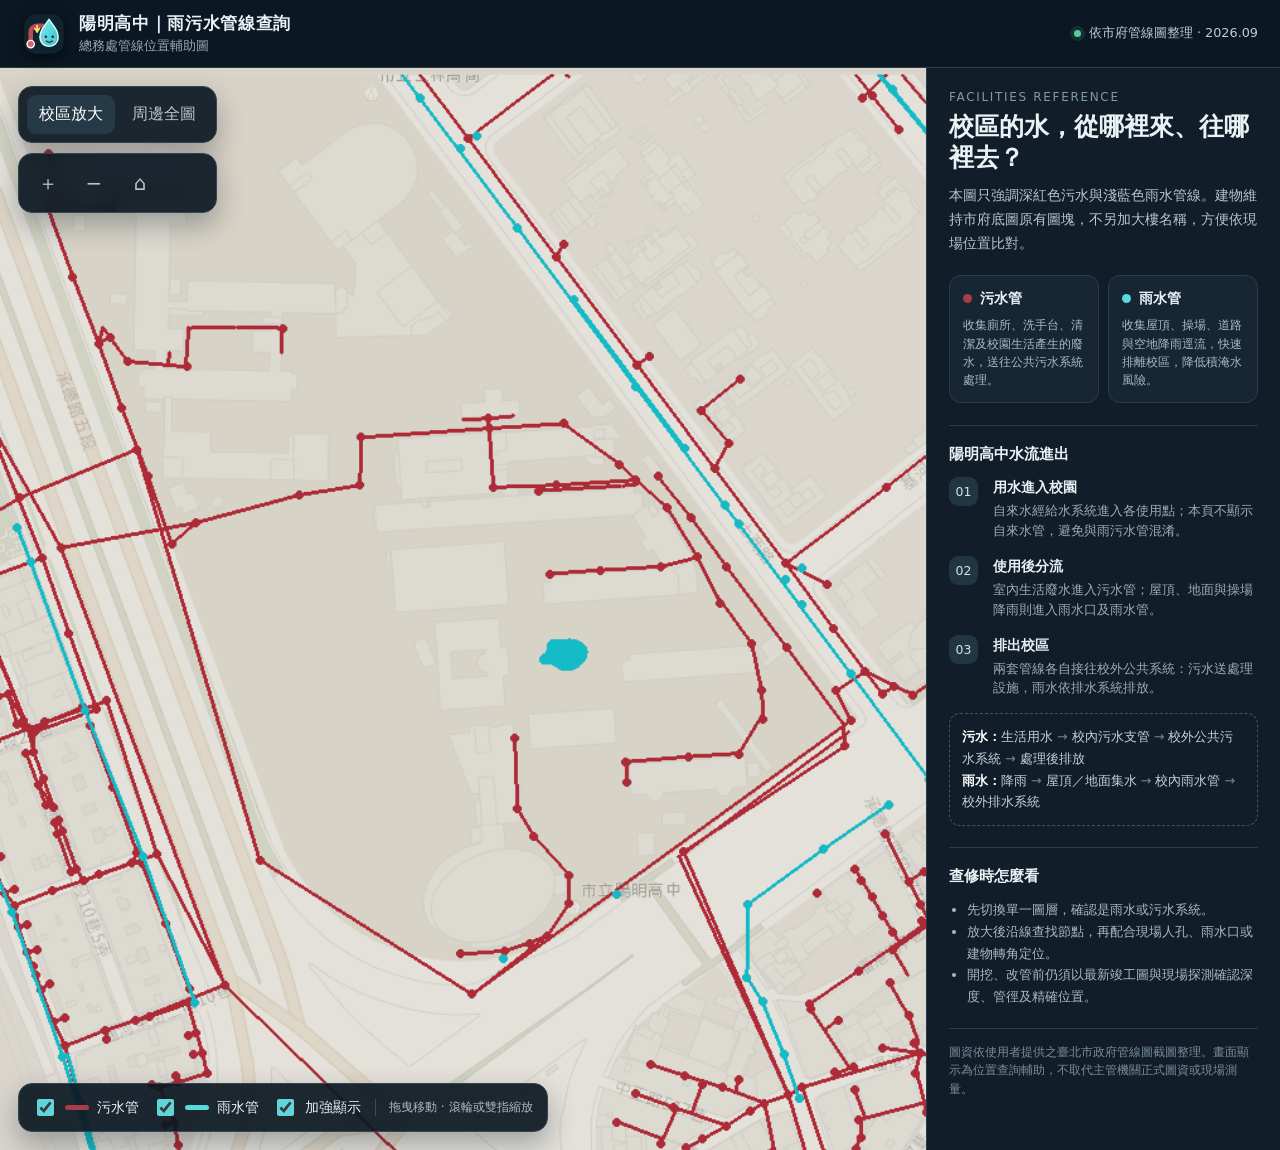
<file: water-pipeline/index.html>
<!doctype html>
<html lang="zh-Hant">
<head>
  <meta charset="utf-8">
  <meta name="viewport" content="width=device-width,initial-scale=1,viewport-fit=cover">
  <meta name="description" content="陽明高中總務處雨水與污水管線位置查詢工具">
  <title>陽明高中｜雨污水管線查詢</title>
  <link rel="icon" type="image/svg+xml" href="logo.svg">
  <style>
    :root{--ink:#e9f2f5;--muted:#97a9b2;--panel:#111e2a;--panel2:#172633;--line:#2b3b47;--rain:#56d9df;--sewer:#a63d48;--bg:#07111b;--focus:#fff3a7}
    *{box-sizing:border-box}html,body{margin:0;min-height:100%;background:var(--bg);color:var(--ink);font-family:Inter,"Noto Sans TC","PingFang TC",system-ui,sans-serif}button{font:inherit}
    body{display:grid;grid-template-rows:auto 1fr}header{height:68px;padding:0 22px;display:flex;align-items:center;justify-content:space-between;border-bottom:1px solid var(--line);background:#0b1722;z-index:5}
    .brand{display:flex;align-items:center;gap:13px}.mark{width:44px;height:44px;display:block;filter:drop-shadow(0 4px 7px #0008);transition:transform .2s ease}.brand:hover .mark{transform:rotate(-5deg) translateY(-2px)}.brand h1{font-size:1.05rem;margin:0;letter-spacing:.04em}.brand small{color:var(--muted);display:block;margin-top:2px}
    .status{display:flex;align-items:center;gap:8px;color:#bad0d8;font-size:.8rem}.status i{width:7px;height:7px;border-radius:50%;background:#58cc94;box-shadow:0 0 0 4px #58cc9422}
    main{min-height:0;display:grid;grid-template-columns:minmax(0,1fr) 354px}.workspace{min-width:0;min-height:620px;position:relative;overflow:hidden;background:#d9d5c8;contain:layout paint}
    #map{width:100%;height:100%;display:block;touch-action:none;cursor:grab}.workspace.dragging #map{cursor:grabbing}
    .controls{position:absolute;left:18px;top:18px;display:grid;gap:10px;z-index:2}.control-card{background:#0b1722eb;border:1px solid #334653;border-radius:14px;padding:8px;box-shadow:0 12px 28px #00101e4d;backdrop-filter:blur(8px)}
    .seg{display:flex;gap:5px}.seg button,.icon-btn{border:0;border-radius:9px;background:transparent;color:#b7c7cd;padding:9px 12px;cursor:pointer}.seg button[aria-pressed="true"],.icon-btn:hover{background:#263947;color:#fff}.icon-btn{width:42px;height:42px;font-size:1.25rem;padding:0}.zoom{display:grid;grid-template-columns:repeat(3,42px);gap:4px}
    .layers{position:absolute;left:18px;bottom:18px;background:#0b1722eb;border:1px solid #334653;border-radius:14px;padding:12px 14px;box-shadow:0 12px 28px #00101e4d;display:flex;gap:14px;align-items:center;z-index:2}.layers label{display:flex;align-items:center;gap:8px;font-size:.9rem;cursor:pointer}.swatch{width:24px;height:5px;border-radius:5px}.swatch.rain{background:var(--rain)}.swatch.sewer{background:var(--sewer)}input{accent-color:#62d5db;width:17px;height:17px}.hint{font-size:.76rem;color:#aebbc0;border-left:1px solid #3a4d59;padding-left:13px}
    aside{background:var(--panel);border-left:1px solid var(--line);overflow:auto}.side-inner{padding:22px 22px 40px}.eyebrow{font-size:.75rem;letter-spacing:.14em;text-transform:uppercase;color:#7f9aa7}.side-inner h2{font-size:1.55rem;line-height:1.25;margin:8px 0 10px}.lead{font-size:.9rem;line-height:1.65;color:#b7c6cc;margin:0 0 20px}
    .key{display:grid;grid-template-columns:1fr 1fr;gap:9px;margin-bottom:22px}.key article{padding:13px;border-radius:12px;background:var(--panel2);border:1px solid #2a3d49}.key b{display:flex;align-items:center;gap:8px;font-size:.9rem}.key p{font-size:.76rem;line-height:1.5;color:#a9bbc3;margin:8px 0 0}.dot{width:9px;height:9px;border-radius:50%}.rain-dot{background:var(--rain)}.sewer-dot{background:var(--sewer)}
    .flow{border-top:1px solid var(--line);padding-top:19px}.flow h3,.notes h3{font-size:.94rem;margin:0 0 13px}.flow-row{display:grid;grid-template-columns:34px 1fr;gap:10px;margin-bottom:15px}.num{width:29px;height:29px;border-radius:9px;display:grid;place-items:center;background:#223542;color:#cce4eb;font-size:.78rem}.flow-row b{font-size:.87rem}.flow-row p{margin:4px 0 0;color:#99adb6;font-size:.8rem;line-height:1.55}
    .route{margin:10px 0 21px;padding:12px;border:1px dashed #40545f;border-radius:11px;color:#c4d2d7;font-size:.8rem;line-height:1.7}.route strong{color:#fff}.arrow{color:#6f8994;margin:0 4px}.notes{border-top:1px solid var(--line);padding-top:19px}.notes ul{padding-left:18px;margin:0;color:#a9bbc3;font-size:.8rem;line-height:1.7}.source{margin-top:20px;padding-top:14px;border-top:1px solid var(--line);font-size:.72rem;line-height:1.6;color:#778e99}
    .loading{position:absolute;inset:0;display:grid;place-items:center;background:#d9d5c8;color:#1b3541;font-weight:700;z-index:1}.loading.hide{display:none}.error{color:#7d2028}
    button:focus-visible,input:focus-visible{outline:3px solid var(--focus);outline-offset:2px}
    @media(max-width:880px){header{height:auto;min-height:64px;padding:10px 14px}.brand small,.status span{display:none}main{display:block}.workspace{height:64svh;min-height:440px}aside{border-left:0;border-top:1px solid var(--line)}.side-inner{padding:20px}.layers{right:12px;left:12px;bottom:12px;flex-wrap:wrap}.hint{display:none}.controls{left:12px;top:12px}.key{grid-template-columns:1fr 1fr}}
    @media(max-width:480px){.workspace{height:58svh}.seg button{padding:8px 9px;font-size:.82rem}.key{grid-template-columns:1fr}.layers{gap:10px}.side-inner h2{font-size:1.35rem}}
  </style>
</head>
<body>
  <header>
    <div class="brand"><img class="mark" src="logo.svg" alt=""><div><h1>陽明高中｜雨污水管線查詢</h1><small>總務處管線位置輔助圖</small></div></div>
    <div class="status"><i></i><span>依市府管線圖整理 · 2026.09</span></div>
  </header>
  <main>
    <section class="workspace" id="workspace" aria-label="互動式管線地圖">
      <canvas id="map" role="img" aria-label="陽明高中周圍雨水與污水管線圖；可拖曳與縮放"></canvas>
      <div class="loading" id="loading">正在整理管線圖…</div>
      <div class="controls">
        <div class="control-card seg" aria-label="地圖範圍">
          <button type="button" data-view="campus" aria-pressed="true">校區放大</button>
          <button type="button" data-view="overview" aria-pressed="false">周邊全圖</button>
        </div>
        <div class="control-card zoom" aria-label="縮放控制">
          <button class="icon-btn" id="zoomIn" type="button" aria-label="放大">＋</button>
          <button class="icon-btn" id="zoomOut" type="button" aria-label="縮小">−</button>
          <button class="icon-btn" id="reset" type="button" aria-label="回到預設視角">⌂</button>
        </div>
      </div>
      <div class="layers">
        <label><input id="sewer" type="checkbox" checked><span class="swatch sewer"></span>污水管</label>
        <label><input id="rain" type="checkbox" checked><span class="swatch rain"></span>雨水管</label>
        <label><input id="enhance" type="checkbox" checked>加強顯示</label>
        <span class="hint">拖曳移動 · 滾輪或雙指縮放</span>
      </div>
    </section>
    <aside>
      <div class="side-inner">
        <div class="eyebrow">Facilities reference</div>
        <h2>校區的水，從哪裡來、往哪裡去？</h2>
        <p class="lead">本圖只強調深紅色污水與淺藍色雨水管線。建物維持市府底圖原有圖塊，不另加大樓名稱，方便依現場位置比對。</p>
        <div class="key">
          <article><b><span class="dot sewer-dot"></span>污水管</b><p>收集廁所、洗手台、清潔及校園生活產生的廢水，送往公共污水系統處理。</p></article>
          <article><b><span class="dot rain-dot"></span>雨水管</b><p>收集屋頂、操場、道路與空地降雨逕流，快速排離校區，降低積淹水風險。</p></article>
        </div>
        <section class="flow">
          <h3>陽明高中水流進出</h3>
          <div class="flow-row"><span class="num">01</span><div><b>用水進入校園</b><p>自來水經給水系統進入各使用點；本頁不顯示自來水管，避免與雨污水管混淆。</p></div></div>
          <div class="flow-row"><span class="num">02</span><div><b>使用後分流</b><p>室內生活廢水進入污水管；屋頂、地面與操場降雨則進入雨水口及雨水管。</p></div></div>
          <div class="flow-row"><span class="num">03</span><div><b>排出校區</b><p>兩套管線各自接往校外公共系統：污水送處理設施，雨水依排水系統排放。</p></div></div>
          <div class="route"><strong>污水：</strong>生活用水<span class="arrow">→</span>校內污水支管<span class="arrow">→</span>校外公共污水系統<span class="arrow">→</span>處理後排放<br><strong>雨水：</strong>降雨<span class="arrow">→</span>屋頂／地面集水<span class="arrow">→</span>校內雨水管<span class="arrow">→</span>校外排水系統</div>
        </section>
        <section class="notes">
          <h3>查修時怎麼看</h3>
          <ul><li>先切換單一圖層，確認是雨水或污水系統。</li><li>放大後沿線查找節點，再配合現場人孔、雨水口或建物轉角定位。</li><li>開挖、改管前仍須以最新竣工圖與現場探測確認深度、管徑及精確位置。</li></ul>
        </section>
        <p class="source">圖資依使用者提供之臺北市政府管線圖截圖整理。畫面顯示為位置查詢輔助，不取代主管機關正式圖資或現場測量。</p>
      </div>
    </aside>
  </main>
  <script>
  (()=>{
    const canvas=document.querySelector('#map'),ctx=canvas.getContext('2d',{alpha:false,desynchronized:true}),space=document.querySelector('#workspace'),loading=document.querySelector('#loading');
    const source=new Image(); source.src='assets/pipeline-overview.png';
    let dpr=1,view='campus',scale=1,x=0,y=0,frame=0,lastWidth=0,lastHeight=0,ready=false,zoomAnimation=0;
    const sewerMask=document.createElement('canvas'),rainMask=document.createElement('canvas'),overlay=document.createElement('canvas'),mutedBase=document.createElement('canvas');
    const pointers=new Map();let gesture=null;

    function prepareAssets(){
      const w=source.naturalWidth,h=source.naturalHeight,scan=document.createElement('canvas'),sctx=scan.getContext('2d',{willReadFrequently:true});
      [scan,sewerMask,rainMask,overlay,mutedBase].forEach(c=>{c.width=w;c.height=h});
      sctx.drawImage(source,0,0);const pixels=sctx.getImageData(0,0,w,h).data,sewer=sctx.createImageData(w,h),rain=sctx.createImageData(w,h);
      for(let i=0;i<pixels.length;i+=4){const r=pixels[i],g=pixels[i+1],b=pixels[i+2],isSewer=r>80&&r>g*1.32&&r>b*1.18&&g<135&&b<125,isRain=g>85&&b>90&&g>r*1.12&&b>r*1.1&&Math.abs(g-b)<75;if(isSewer){sewer.data[i]=174;sewer.data[i+1]=42;sewer.data[i+2]=55;sewer.data[i+3]=255}else if(isRain){rain.data[i]=20;rain.data[i+1]=187;rain.data[i+2]=199;rain.data[i+3]=255}}
      sewerMask.getContext('2d').putImageData(sewer,0,0);rainMask.getContext('2d').putImageData(rain,0,0);
      const bctx=mutedBase.getContext('2d');bctx.globalAlpha=.42;bctx.filter='saturate(.48) contrast(.9)';bctx.drawImage(source,0,0);bctx.filter='none';rebuildOverlay();
    }
    function rebuildOverlay(){const octx=overlay.getContext('2d');octx.clearRect(0,0,overlay.width,overlay.height);octx.imageSmoothingEnabled=false;const selected=[];if(document.querySelector('#sewer').checked)selected.push(sewerMask);if(document.querySelector('#rain').checked)selected.push(rainMask);for(const layer of selected)for(const [dx,dy] of [[-1,0],[1,0],[0,-1],[0,1],[0,0]])octx.drawImage(layer,dx,dy);scheduleDraw()}
    function resize(){const r=space.getBoundingClientRect(),w=Math.round(r.width),h=Math.round(r.height),nextDpr=Math.min(devicePixelRatio||1,2);if(!w||!h||w===lastWidth&&h===lastHeight&&nextDpr===dpr)return;const oldWidth=lastWidth,oldHeight=lastHeight;dpr=nextDpr;canvas.width=Math.round(w*dpr);canvas.height=Math.round(h*dpr);canvas.style.width=w+'px';canvas.style.height=h+'px';lastWidth=w;lastHeight=h;if(!ready){ready=true;resetView()}else{x+=(w-oldWidth)/2;y+=(h-oldHeight)/2;scheduleDraw()}}
    function resetView(){if(!source.naturalWidth)return;const w=canvas.width/dpr,h=canvas.height/dpr;if(view==='overview'){scale=Math.min(w/source.width,h/source.height);x=(w-source.width*scale)/2;y=(h-source.height*scale)/2}else{const crop={x:350,y:0,w:735,h:850};scale=Math.min(w/crop.w,h/crop.h);x=-crop.x*scale+(w-crop.w*scale)/2;y=-crop.y*scale+(h-crop.h*scale)/2}scheduleDraw()}
    function scheduleDraw(){if(!frame)frame=requestAnimationFrame(draw)}
    function draw(){frame=0;const w=canvas.width/dpr,h=canvas.height/dpr,enhanced=document.querySelector('#enhance').checked;ctx.setTransform(dpr,0,0,dpr,0,0);ctx.fillStyle='#d9d5c8';ctx.fillRect(0,0,w,h);ctx.save();ctx.translate(x,y);ctx.scale(scale,scale);ctx.drawImage(enhanced?mutedBase:source,0,0);if(enhanced)ctx.drawImage(overlay,0,0);ctx.restore()}
    function applyZoom(next,cx=canvas.clientWidth/2,cy=canvas.clientHeight/2){next=Math.max(.25,Math.min(7,next));const ratio=next/scale;x=cx-(cx-x)*ratio;y=cy-(cy-y)*ratio;scale=next;scheduleDraw()}
    function animateZoom(f){cancelAnimationFrame(zoomAnimation);const start=scale,target=Math.max(.25,Math.min(7,start*f)),cx=canvas.clientWidth/2,cy=canvas.clientHeight/2,began=performance.now();const tick=now=>{const t=Math.min(1,(now-began)/160),eased=1-Math.pow(1-t,3);applyZoom(start+(target-start)*eased,cx,cy);if(t<1)zoomAnimation=requestAnimationFrame(tick)};zoomAnimation=requestAnimationFrame(tick)}

    source.onload=()=>{prepareAssets();resize();loading.classList.add('hide')};source.onerror=()=>{loading.textContent='管線圖載入失敗';loading.classList.add('error')};
    new ResizeObserver(()=>source.naturalWidth&&resize()).observe(space);
    document.querySelectorAll('[data-view]').forEach(b=>b.addEventListener('click',()=>{view=b.dataset.view;document.querySelectorAll('[data-view]').forEach(v=>v.setAttribute('aria-pressed',String(v===b)));resetView()}));
    ['sewer','rain'].forEach(id=>document.querySelector('#'+id).addEventListener('change',rebuildOverlay));document.querySelector('#enhance').addEventListener('change',scheduleDraw);
    document.querySelector('#zoomIn').onclick=()=>animateZoom(1.3);document.querySelector('#zoomOut').onclick=()=>animateZoom(1/1.3);document.querySelector('#reset').onclick=resetView;
    canvas.addEventListener('wheel',e=>{e.preventDefault();cancelAnimationFrame(zoomAnimation);const r=canvas.getBoundingClientRect(),factor=Math.exp(-Math.max(-80,Math.min(80,e.deltaY))*.0025);applyZoom(scale*factor,e.clientX-r.left,e.clientY-r.top)},{passive:false});
    function beginGesture(){const pts=[...pointers.values()];if(pts.length===1)gesture={type:'pan',px:pts[0].x,py:pts[0].y,x,y};else if(pts.length>=2){const a=pts[0],b=pts[1],cx=(a.x+b.x)/2,cy=(a.y+b.y)/2;gesture={type:'pinch',distance:Math.hypot(a.x-b.x,a.y-b.y)||1,scale,worldX:(cx-x)/scale,worldY:(cy-y)/scale}}}
    canvas.addEventListener('pointerdown',e=>{cancelAnimationFrame(zoomAnimation);canvas.setPointerCapture(e.pointerId);pointers.set(e.pointerId,{x:e.clientX,y:e.clientY});space.classList.add('dragging');beginGesture()});
    canvas.addEventListener('pointermove',e=>{if(!pointers.has(e.pointerId))return;pointers.set(e.pointerId,{x:e.clientX,y:e.clientY});const pts=[...pointers.values()];if(pts.length===1&&gesture?.type==='pan'){x=gesture.x+pts[0].x-gesture.px;y=gesture.y+pts[0].y-gesture.py;scheduleDraw()}else if(pts.length>=2&&gesture?.type==='pinch'){const a=pts[0],b=pts[1],cx=(a.x+b.x)/2,cy=(a.y+b.y)/2,next=Math.max(.25,Math.min(7,gesture.scale*Math.hypot(a.x-b.x,a.y-b.y)/gesture.distance));scale=next;x=cx-gesture.worldX*next;y=cy-gesture.worldY*next;scheduleDraw()}});
    function endPointer(e){pointers.delete(e.pointerId);if(!pointers.size){gesture=null;space.classList.remove('dragging')}else beginGesture()}
    canvas.addEventListener('pointerup',endPointer);canvas.addEventListener('pointercancel',endPointer);
  })();
  </script>
</body>
</html>
</file>
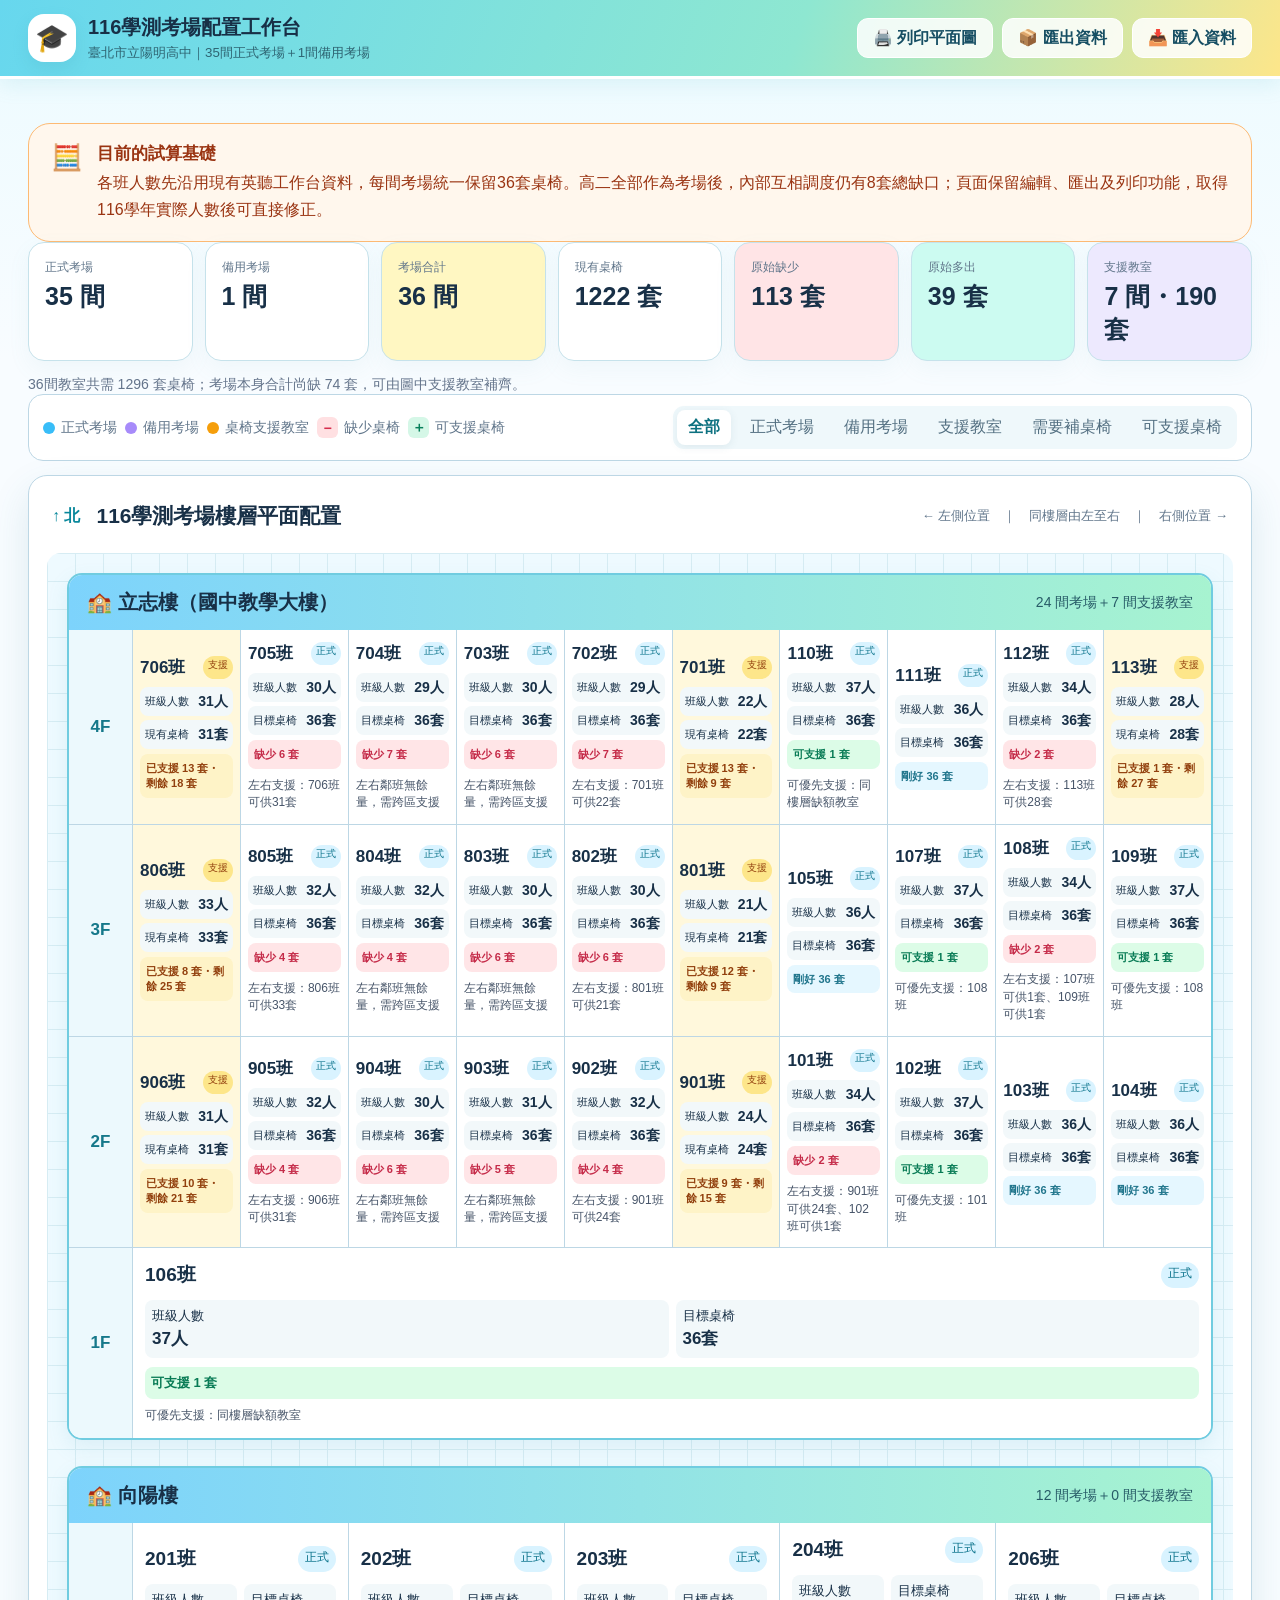
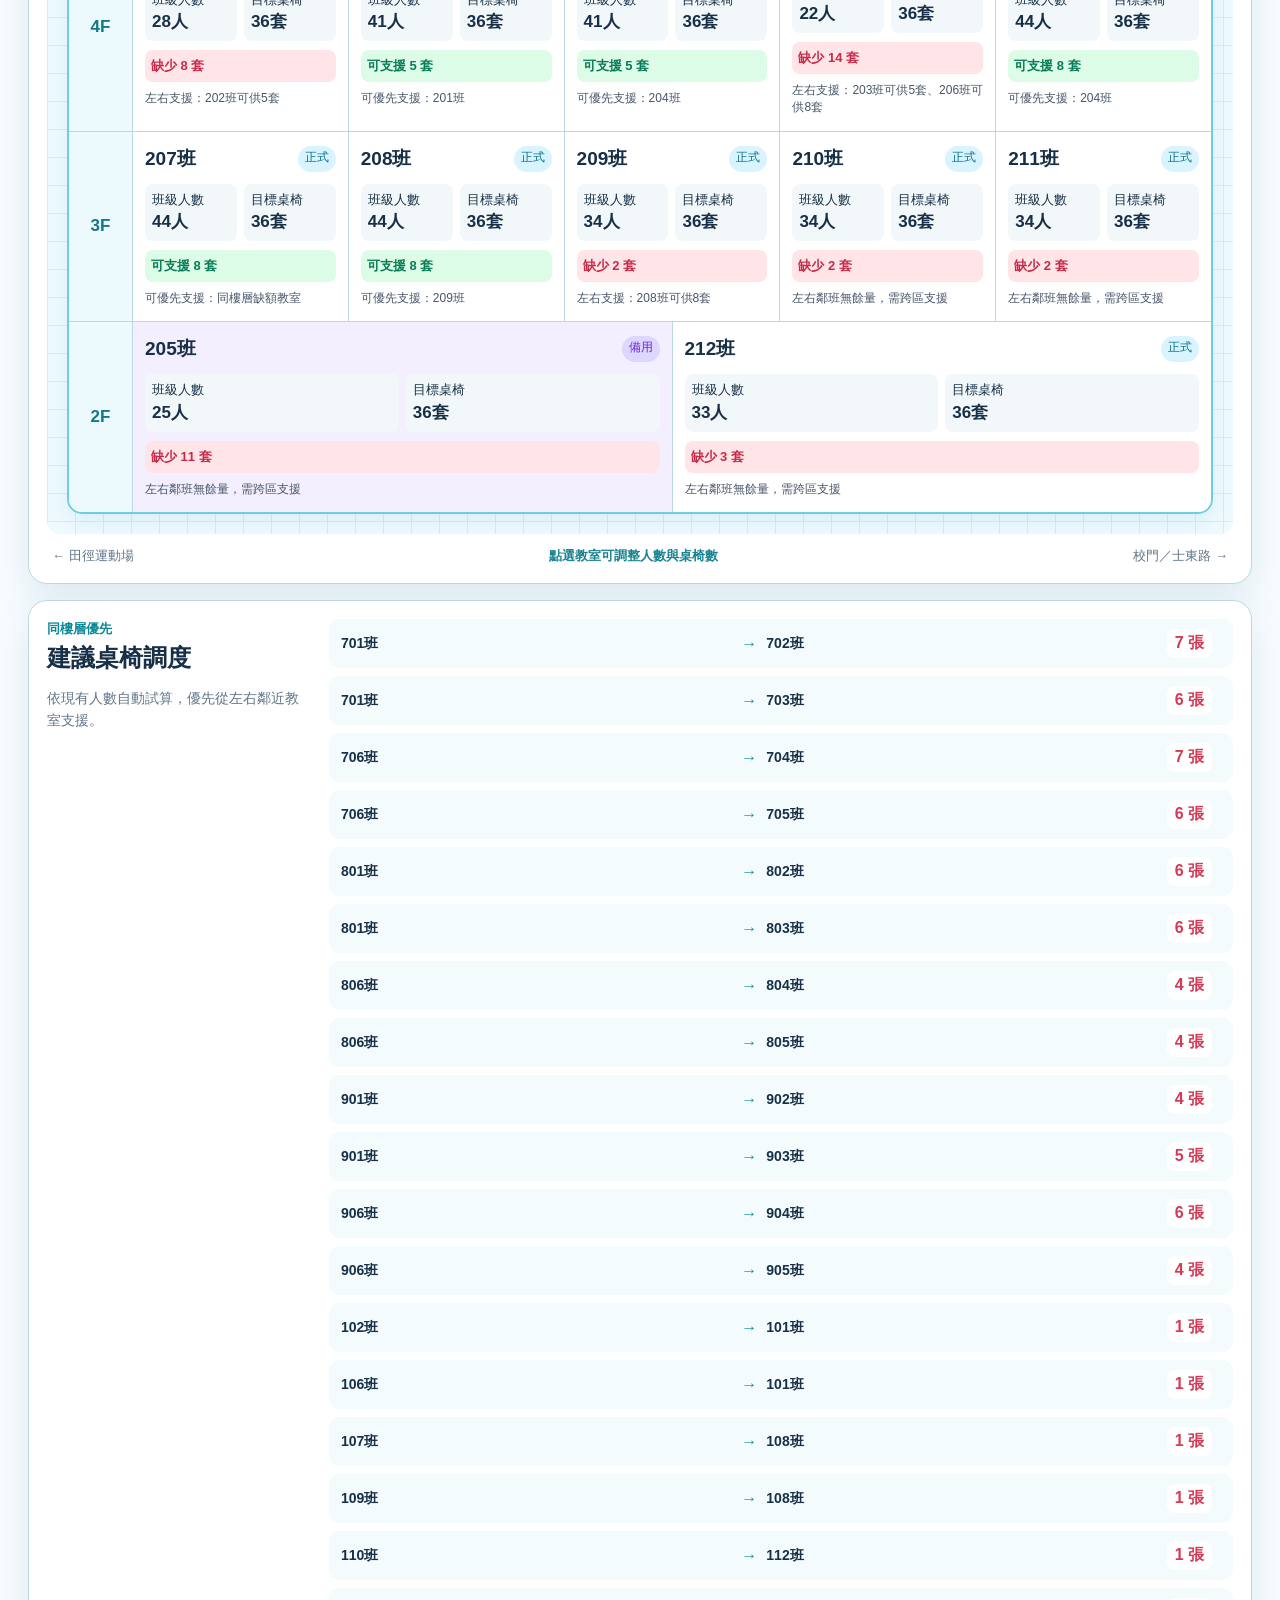
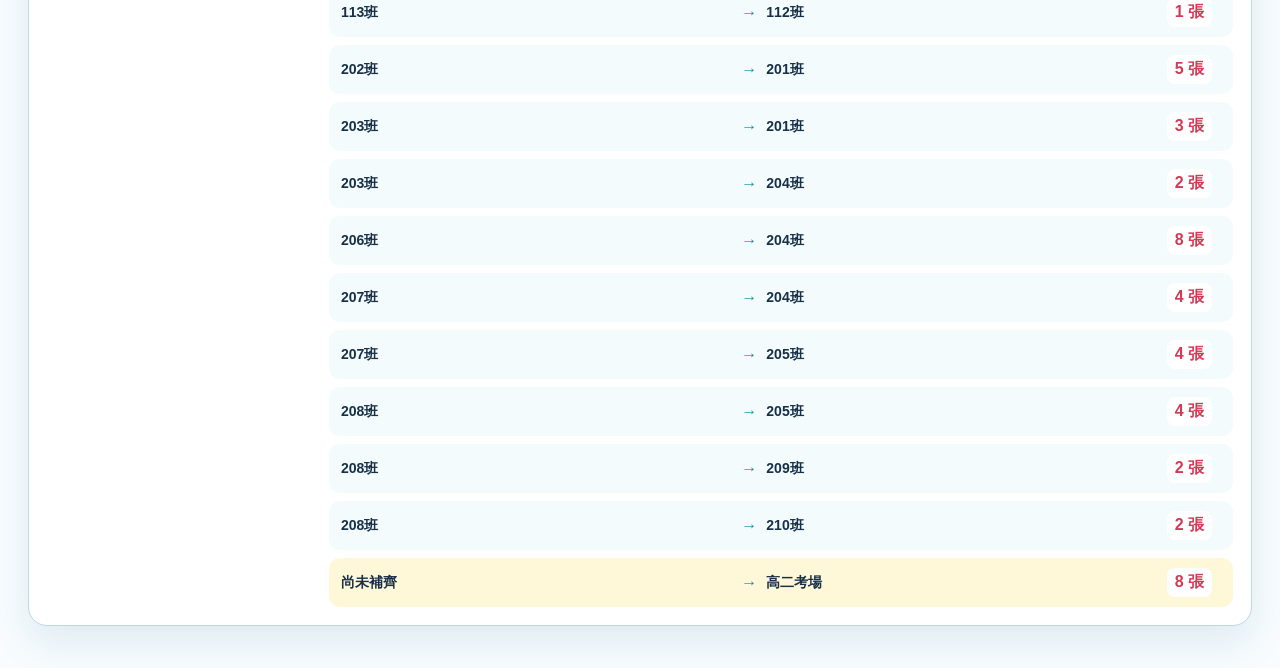
<file: 116ceec.html>
<!doctype html>
<html lang="zh-Hant">
<head>
  <meta charset="UTF-8" />
  <meta name="viewport" content="width=device-width,initial-scale=1" />
  <meta name="generator" content="Standalone HTML bundle" />
  <meta name="description" content="臺北市立陽明高中116學年度學科能力測驗考場與桌椅調度工作台" />
  <title>116學測考場配置工作台｜陽明高中</title>
  <style>
:root{--sky:#dff5ff;--cyan:#7dd3fc;--teal:#0f766e;--mint:#ccfbf1;--coral:#fb7185;--pink:#ffe4e6;--sun:#fde68a;--yellow:#fff7c2;--violet:#ddd6fe;--ink:#183047;--muted:#60758a;--line:#bdd7e5;--white:#fff;--shadow:0 16px 38px rgba(49,114,138,.13)}
*{box-sizing:border-box}body{margin:0;background:linear-gradient(180deg,#ecfbff 0,#f8fcff 360px);color:var(--ink);font-family:"Noto Sans TC","PingFang TC","Microsoft JhengHei",sans-serif;font-size:16px}.topbar{min-height:78px;background:linear-gradient(110deg,#67d7ee,#8ee7d1 62%,#fde68a);display:flex;justify-content:space-between;align-items:center;padding:14px 28px;gap:18px;border-bottom:3px solid #fff;box-shadow:0 5px 20px #5bb8c528}.brand{display:flex;align-items:center;gap:12px}.logo{width:48px;height:48px;display:grid;place-items:center;border-radius:16px;background:#fff;font-size:27px;box-shadow:0 7px 15px #4ba9bc33}.brand div{display:flex;flex-direction:column}.brand strong{font-size:20px}.brand small{margin-top:3px;color:#2e6472}.top-actions{display:flex;align-items:center;gap:9px;flex-wrap:wrap}.button,.filters button,.tabs button{font:inherit;border:0;cursor:pointer}.button{min-height:40px;padding:0 15px;border-radius:11px;font-weight:800}.button.white{background:#ffffffd9;color:#145b66;border:1px solid #fff}.sheet-link{display:inline-flex;align-items:center;text-decoration:none}.button.coral{background:var(--coral);color:#fff}.button.teal{background:var(--teal);color:#fff}.button.ghost{background:#eef7fa;color:#466478}.upload{display:inline-flex;align-items:center}.upload input{display:none}.switch{display:flex;align-items:center;gap:8px;font-size:14px}.switch input{position:absolute;opacity:0}.switch span{width:42px;height:24px;border-radius:30px;background:#fff9;position:relative}.switch span:after{content:"";position:absolute;width:18px;height:18px;left:3px;top:3px;border-radius:50%;background:#6b8791;transition:.2s}.switch input:checked+span{background:#34d399}.switch input:checked+span:after{transform:translateX(18px);background:#fff}.switch b{white-space:nowrap;color:#24525d}main{max-width:1600px;margin:auto;padding:22px 28px 42px}.summary{display:grid;grid-template-columns:repeat(6,1fr);gap:12px;margin-bottom:14px}.stat{background:#fff;border:1px solid #c6e2eb;border-radius:16px;padding:14px 16px;box-shadow:0 8px 22px #6ba7bc12}.stat i{font-style:normal;font-size:12px;color:var(--muted)}.stat strong{display:block;font-size:25px;margin-top:4px}.stat.sun{background:var(--yellow)}.stat.pink{background:var(--pink)}.stat.mint{background:var(--mint)}.tools{display:flex;justify-content:space-between;align-items:center;gap:18px;background:#fff;border:1px solid var(--line);padding:11px 14px;border-radius:15px;margin-bottom:14px}.legend,.filters{display:flex;align-items:center;gap:8px;flex-wrap:wrap}.legend span{display:flex;align-items:center;gap:6px;color:var(--muted);font-size:14px}.dot{width:12px;height:12px;border-radius:50%;display:inline-block}.dot.main{background:#38bdf8}.dot.reserve{background:#a78bfa}.delta{width:21px;height:21px;border-radius:6px;display:grid;place-items:center;font-style:normal;font-weight:900}.delta.shortage{background:#ffe0e2;color:#d52d4c}.delta.surplus{background:#d5f7e7;color:#087f5b}.filters{background:#eff8fb;padding:4px;border-radius:11px}.filters button{padding:7px 11px;border-radius:8px;background:transparent;color:#547082}.filters button.active{background:#fff;color:#0d7180;font-weight:800;box-shadow:0 2px 8px #315f7118}.map-card,.movement-card{background:#fff;border:1px solid var(--line);border-radius:19px;box-shadow:var(--shadow)}.map-card{padding:18px}.map-title,.map-foot{display:flex;align-items:center;justify-content:space-between;gap:16px}.map-title{padding:0 5px 15px}.map-title>div{display:flex;align-items:center;gap:16px}.map-title span{font-weight:900;color:#07879b}.map-title h1{font-size:21px;margin:0}.map-title p,.map-foot{font-size:13px;color:var(--muted)}.building-map{display:grid;grid-template-columns:minmax(0,1fr);gap:26px;background-color:#eefaff;background-image:linear-gradient(#d6ecf3 1px,transparent 1px),linear-gradient(90deg,#d6ecf3 1px,transparent 1px);background-size:28px 28px;padding:20px;border-radius:14px}.building{width:100%;background:#fff;border:2px solid #70cce0;border-radius:15px;overflow:hidden;box-shadow:0 8px 20px #5ba9bd20}.building>header{display:flex;align-items:center;justify-content:space-between;padding:14px 18px;background:linear-gradient(90deg,#7dd3fc,#a7f3d0)}.building>header h2{font-size:20px;margin:0}.building>header span{font-size:14px;color:#275b67}.floor{display:grid;grid-template-columns:64px 1fr;border-top:1px solid var(--line);min-height:130px}.floor:first-of-type{border-top:0}.floor-label{display:grid;place-items:center;background:#ecf9fd;color:#15788a;font-size:17px;font-weight:900;border-right:1px solid var(--line)}.rooms{display:flex;min-width:0}.room{position:relative;flex:1;min-width:128px;border:0;border-right:1px solid var(--line);padding:14px 12px;background:#fff;color:var(--ink);font:inherit;text-align:left;cursor:pointer;transition:.16s}.room:last-child{border-right:0}.room:hover{z-index:2;transform:translateY(-2px);box-shadow:inset 0 0 0 3px #facc15,0 9px 18px #47788e20}.room.reserve{background:#f4efff}.room.hidden-room{display:none}.room header{display:flex;justify-content:space-between;gap:7px}.room h3{font-size:19px;margin:0}.room .badge{font-size:12px;padding:3px 7px;border-radius:20px;background:#d9f3ff;color:#08718a;white-space:nowrap}.room.reserve .badge{background:#ddd6fe;color:#6d28d9}.room-data{display:grid;grid-template-columns:1fr 1fr;gap:7px;margin-top:12px}.room-data span{background:#f2f8fa;border-radius:8px;padding:7px;font-size:13px;line-height:1.35}.room-data b{display:block;font-size:17px;margin-top:3px}.room-delta{margin-top:9px;padding:7px 9px;border-radius:8px;font-weight:900;font-size:14px}.room-delta.shortage{background:#ffe5e7;color:#c52b49}.room-delta.surplus{background:#dcfce7;color:#087b55}.room-delta.even{background:#e5f7ff;color:#20758c}.room-filtered{opacity:.15;pointer-events:none}.map-foot{padding:13px 5px 0}.map-foot b{color:#188391}.movement-card{margin-top:16px;padding:18px;display:grid;grid-template-columns:260px 1fr;gap:22px}.movement-card small{color:#0b8997;font-weight:800}.movement-card h2{margin:4px 0}.movement-card p{font-size:14px;color:var(--muted);line-height:1.55}.movement-list{display:grid;gap:8px}.movement-empty{display:grid;place-items:center;min-height:95px;border:2px dashed #c5e2eb;border-radius:13px;color:var(--muted)}.movement-row{display:grid;grid-template-columns:1fr auto 1fr auto auto;align-items:center;gap:9px;background:#f3fbfd;border-radius:11px;padding:10px 12px}.movement-row.outside{background:#fff8d8}.movement-row strong{font-size:14px}.movement-row i{font-style:normal;color:#1590a0;font-weight:900}.movement-row b{background:#fff;padding:4px 8px;border-radius:8px;color:#d33a56}.delete-move{border:0;background:#ffe4e6;color:#be123c;border-radius:8px;width:30px;height:30px;cursor:pointer}dialog{width:min(900px,calc(100vw - 30px));border:0;border-radius:20px;padding:0;color:var(--ink);box-shadow:0 28px 70px #1a4d5f45}dialog::backdrop{background:#16485e70;backdrop-filter:blur(3px)}dialog form{padding:22px}.dialog-head{display:flex;justify-content:space-between;align-items:start;border-bottom:1px solid var(--line);padding-bottom:13px}.dialog-head small{color:#0b8494;font-weight:800}.dialog-head h2{margin:4px 0 0}.dialog-head button{border:0;background:#edf7fa;color:#527080;width:37px;height:37px;border-radius:50%;font-size:24px;cursor:pointer}.dialog-summary{display:grid;grid-template-columns:repeat(4,1fr);gap:8px;margin:14px 0}.dialog-summary span{background:#eef9fc;padding:9px;border-radius:10px;font-size:13px}.dialog-summary b{display:block;font-size:18px;margin-top:3px}.tabs{display:flex;background:#eff8fb;padding:4px;border-radius:11px;width:max-content}.tabs button{padding:8px 16px;border-radius:8px;background:transparent;color:var(--muted)}.tabs button.active{background:#fff;color:#087b88;font-weight:900;box-shadow:0 2px 8px #315f7118}.tab-panel{display:none;padding-top:17px}.tab-panel.active{display:block}.form-grid{display:grid;grid-template-columns:1fr 1fr;gap:12px}label.full,dialog label{display:flex;flex-direction:column;gap:6px;font-weight:800;font-size:14px;margin:12px 0}input,select,textarea{border:1px solid #bdd6df;border-radius:10px;padding:10px 11px;font:inherit;color:var(--ink);background:#fff}input:disabled,select:disabled,textarea:disabled{background:#f0f3f4;color:#8295a0}textarea{resize:vertical}.section-head{display:flex;justify-content:space-between;align-items:end;margin:18px 0 9px}.section-head h3{margin:0}.section-head p{margin:3px 0 0;color:var(--muted);font-size:13px}.room-moves{display:grid;gap:7px}.mini-move{display:grid;grid-template-columns:1fr auto 1fr auto auto;gap:8px;align-items:center;background:#f2fafc;padding:9px 11px;border-radius:10px;font-size:14px}.mini-move.outside{background:#fff8d8}.seat-note{background:var(--yellow);padding:10px 12px;border-radius:10px;color:#735b13;font-size:14px}.blackboard{width:min(520px,75%);margin:18px auto 25px;background:#65c8d2;color:#174b55;text-align:center;padding:9px;border-radius:8px;font-weight:900}.seat-grid{display:grid;grid-template-columns:repeat(6,minmax(70px,1fr));gap:10px}.seat{position:relative;background:#e6f8fd;border:1px solid #b9dfe9;border-radius:11px;padding:8px}.seat b{display:block;font-size:12px;color:#087d8d;margin-bottom:4px}.seat input{width:100%;padding:7px 6px;text-align:center}.dialog-actions{display:grid;grid-template-columns:auto 1fr auto auto;gap:9px;border-top:1px solid var(--line);margin-top:18px;padding-top:16px}.small-dialog{width:min(470px,calc(100vw - 30px))}.lock-icon{text-align:center;font-size:36px}.password-dialog h2,.password-dialog p{text-align:center}.error{color:#d52d4c;min-height:20px}.toast{position:fixed;left:50%;bottom:25px;transform:translate(-50%,20px);background:#173f50;color:#fff;padding:11px 18px;border-radius:12px;opacity:0;pointer-events:none;transition:.2s;z-index:99}.toast.show{opacity:1;transform:translate(-50%,0)}
.name-label-guide{position:relative;display:grid;grid-template-columns:minmax(0,1fr) 190px;align-items:center;gap:20px;margin-bottom:16px;padding:16px 18px;border:2px solid #fecdd3;border-radius:22px;background:linear-gradient(120deg,#fff 0,#fff7ed 58%,#fdf2f8 100%);box-shadow:0 14px 30px rgba(251,113,133,.13);overflow:hidden}.name-label-guide:after{content:"";position:absolute;width:120px;height:120px;right:116px;bottom:-78px;border-radius:50%;background:#fde68a66}.guide-copy{display:flex;align-items:flex-start;gap:14px;min-width:0}.guide-logo{position:relative;z-index:1;flex:0 0 auto;width:52px;height:52px;display:grid;place-items:center;border-radius:18px;background:linear-gradient(145deg,#fda4af,#fb7185);font-size:28px;box-shadow:0 8px 16px #fb718544;transform:rotate(-4deg)}.guide-copy small{display:inline-block;margin-bottom:3px;padding:3px 9px;border-radius:999px;background:#ffe4e6;color:#be123c;font-size:11px;font-weight:900;letter-spacing:.12em}.guide-copy h1{margin:0;color:#32465b;font-family:"DFKai-SB","BiauKai","Noto Sans TC","Microsoft JhengHei",sans-serif;font-size:21px;letter-spacing:.04em}.guide-copy p{margin:7px 0 0;color:#667b8e;font-size:13px;line-height:1.7}.guide-image-link{position:relative;z-index:1;display:block;height:112px;border:4px solid #fff;border-radius:17px;overflow:hidden;background:#dff5ff;box-shadow:0 7px 18px #9d566829;transition:transform .18s,box-shadow .18s}.guide-image-link:hover{transform:translateY(-3px) rotate(1deg);box-shadow:0 12px 24px #9d56683d}.guide-image-link img{width:100%;height:100%;display:block;object-fit:cover;object-position:center 36%}.guide-image-link span{position:absolute;right:7px;bottom:7px;padding:4px 7px;border-radius:999px;background:#173f50dc;color:#fff;font-size:10px;font-weight:800}
@media(max-width:1250px){.topbar{align-items:flex-start;flex-direction:column}.summary{grid-template-columns:repeat(3,1fr)}.movement-card{grid-template-columns:1fr}.tools{align-items:flex-start;flex-direction:column}.building-map{overflow-x:auto}.building{min-width:1180px}}
@media(max-width:650px){main{padding:14px}.topbar{padding:14px}.name-label-guide{grid-template-columns:1fr;padding:14px}.guide-logo{width:44px;height:44px;border-radius:15px;font-size:23px}.guide-copy h1{font-size:18px}.guide-image-link{height:170px}.summary{grid-template-columns:repeat(2,1fr)}.top-actions{width:100%}.button.white{flex:1}.switch{width:100%;margin-top:4px}.map-title{align-items:flex-start;flex-direction:column}.map-title p{margin:0}.dialog-summary{grid-template-columns:1fr 1fr}.form-grid{grid-template-columns:1fr}.seat-grid{grid-template-columns:repeat(3,1fr)}.movement-row,.mini-move{grid-template-columns:1fr auto 1fr}.movement-row b,.mini-move b{grid-column:1/-1}.dialog-actions{grid-template-columns:1fr 1fr}.dialog-actions span{display:none}}
@media print{body{background:#fff}.topbar,.tools,.movement-card{display:none}main{max-width:none;padding:0}.summary{grid-template-columns:repeat(6,1fr);gap:5px}.stat{box-shadow:none;padding:7px}.stat strong{font-size:18px}.map-card{box-shadow:none;border:0;padding:0}.building-map{display:block;padding:7px}.building{min-width:0;box-shadow:none;margin-bottom:12px;break-inside:avoid}.building>header{padding:8px 11px}.floor{min-height:86px}.room{min-width:0;padding:7px 5px}.room h3{font-size:13px}.room-data{margin-top:5px}.room-data span{padding:3px;font-size:9px}.room-data b{font-size:12px}.room-delta{margin-top:4px;padding:3px;font-size:10px}.map-foot{font-size:10px}}
.dot.support{background:#f59e0b}.stat.support{background:#ede9fe}.room.support{background:#fff8dc}.room.support .badge{background:#fde68a;color:#92400e}.room-delta.support{background:#fef3c7;color:#92400e}@media screen{.room{min-width:0}.room-delta{font-size:13px;padding-left:6px;padding-right:6px}.dense-floor .room{padding:12px 7px}.dense-floor .room-data{grid-template-columns:1fr;gap:4px;margin-top:8px}.dense-floor .room-data span{display:flex;align-items:center;justify-content:space-between;gap:3px;padding:5px;font-size:11px}.dense-floor .room-data b{display:inline;font-size:14px;margin:0}.dense-floor .room-delta{margin-top:5px;font-size:11px;line-height:1.35}.dense-floor .room h3{font-size:17px}.dense-floor .room .badge{padding:2px 5px;font-size:10px}}@media(min-width:1251px){.summary{grid-template-columns:repeat(7,1fr)}}@media print{.summary{grid-template-columns:repeat(7,1fr)}}
.dot.info{background:#22c55e}.room.info{background:linear-gradient(155deg,#f0fdf4,#ecfeff);cursor:default}.room.info:hover{transform:none;box-shadow:none}.room.info .badge{background:#bbf7d0;color:#166534}.info-population{margin-top:12px;padding:9px;border-radius:10px;background:#fff9;border:1px solid #bbf7d0}.info-population small{display:block;color:#527269;font-size:12px}.info-population strong{display:block;margin-top:2px;color:#087f5b;font-size:25px}.info-population strong i{margin-left:2px;font-size:13px;font-style:normal}.room-delta.info{background:#dff7ef;color:#287568;font-size:12px}.dense-floor .info-population{display:flex;align-items:center;justify-content:space-between;margin-top:8px;padding:6px}.dense-floor .info-population small{font-size:10px}.dense-floor .info-population strong{font-size:19px}
.room.location-slot{display:flex;flex-direction:column;align-items:center;justify-content:center;gap:5px;background:#f8fafc;color:#64748b;text-align:center;cursor:default}.room.location-slot:hover{transform:none;box-shadow:none}.location-slot span{font-weight:900}.location-slot small{font-size:11px;color:#94a3b8}

/* 6×6 英聽座位配置 */
.seat-layout{display:grid;grid-template-columns:52px minmax(600px,1fr) 52px;grid-template-rows:auto 1fr;gap:10px;margin-top:16px;overflow-x:auto}.seat-layout .blackboard{grid-column:2;width:100%;margin:0;background:linear-gradient(90deg,#55c4cf,#8ee7d1);padding:10px;border-radius:10px;letter-spacing:.08em}.seat-direction{grid-row:2;display:flex;flex-direction:column;align-items:center;justify-content:center;gap:8px;border-radius:12px;font-size:20px;font-weight:900}.seat-direction span{font-size:13px;writing-mode:vertical-rl;letter-spacing:.12em}.seat-direction.inside{grid-column:1;background:#eef2f4;color:#60758a}.seat-direction.corridor{grid-column:3;background:#fff3bd;color:#8a6500}.seat-layout .seat-grid{grid-column:2;grid-row:2;display:grid;grid-template-columns:repeat(6,minmax(82px,1fr));gap:8px}.seat-layout .seat{background:#e6f8fd;border:2px solid #b9dfe9;border-radius:12px;padding:7px}.seat-layout .seat.own{background:#e1f1ff;border-color:#9ecae8}.seat-layout .seat.borrowed{background:#ffe8d8;border-color:#f4b183}.seat-layout .seat.borrowed b{color:#b55216}.seat-layout .seat input{font-weight:800;background:#fff9}.seat-legend{display:flex;justify-content:center;gap:10px;flex-wrap:wrap;margin-top:12px}.seat-legend span{padding:7px 11px;border-radius:999px;background:#eef7fa;font-size:13px;font-weight:800}.seat-legend .own{background:#e1f1ff;color:#22577a}.seat-legend .borrowed{background:#ffe8d8;color:#9c3b00}.support-seat-message{grid-column:1/-1;min-height:210px;display:grid;place-items:center;border:2px dashed #efbd55;background:#fff8dc;border-radius:14px;color:#8a6500;font-weight:900;text-align:center;padding:20px}
@media(max-width:650px){.seat-layout{grid-template-columns:42px minmax(560px,1fr) 42px}.seat-layout .seat-grid{grid-template-columns:repeat(6,minmax(80px,1fr))}}

  </style>
  <style>
    .planning-note{margin:22px auto 0;max-width:1480px;background:#fff7ed;border:1px solid #fdba74;border-radius:22px;padding:18px 22px;display:flex;gap:14px;align-items:flex-start;color:#9a3412}.planning-note strong{display:block;font-size:1.05rem;margin-bottom:4px}.planning-note p{margin:0;line-height:1.7}.room-delta.pending{background:#fef3c7;color:#92400e}.neighbor-hint{margin-top:8px;font-size:.75rem;color:#475569;line-height:1.45}.summary-note{max-width:1480px;margin:12px auto 0;color:#64748b;font-size:.88rem}.button.white{color:#164e63}
  </style>
</head>
<body>
  <header class="topbar">
    <div class="brand"><span class="logo">🎓</span><div><strong>116學測考場配置工作台</strong><small>臺北市立陽明高中｜35間正式考場＋1間備用考場</small></div></div>
    <div class="top-actions">
      <button id="printBtn" class="button white">🖨️ 列印平面圖</button>
      <button id="exportBtn" class="button white">📦 匯出資料</button>
      <label class="button white upload">📥 匯入資料<input id="importInput" type="file" accept="application/json" /></label>
    </div>
  </header>

  <main>
    <section class="planning-note"><span style="font-size:1.6rem">🧮</span><div><strong>目前的試算基礎</strong><p>各班人數先沿用現有英聽工作台資料，每間考場統一保留36套桌椅。高二全部作為考場後，內部互相調度仍有8套總缺口；頁面保留編輯、匯出及列印功能，取得116學年實際人數後可直接修正。</p></div></section>
    <section class="summary" id="summary"></section>
    <p class="summary-note" id="summaryNote"></p>

    <section class="tools">
      <div class="legend"><span><i class="dot main"></i>正式考場</span><span><i class="dot reserve"></i>備用考場</span><span><i class="dot support"></i>桌椅支援教室</span><span><i class="delta shortage">−</i>缺少桌椅</span><span><i class="delta surplus">＋</i>可支援桌椅</span></div>
      <div class="filters" role="group" aria-label="考場篩選"><button class="active" data-filter="all">全部</button><button data-filter="main">正式考場</button><button data-filter="reserve">備用考場</button><button data-filter="support">支援教室</button><button data-filter="shortage">需要補桌椅</button><button data-filter="surplus">可支援桌椅</button></div>
    </section>

    <section class="map-card">
      <div class="map-title"><div><span>↑ 北</span><h1>116學測考場樓層平面配置</h1></div><p>← 左側位置　｜　同樓層由左至右　｜　右側位置 →</p></div>
      <div id="buildingMap" class="building-map"></div>
      <div class="map-foot"><span>← 田徑運動場</span><b>點選教室可調整人數與桌椅數</b><span>校門／士東路 →</span></div>
    </section>

    <section class="movement-card"><div><small>同樓層優先</small><h2>建議桌椅調度</h2><p>依現有人數自動試算，優先從左右鄰近教室支援。</p></div><div id="movementList" class="movement-list"></div></section>
  </main>

  <dialog id="roomDialog"><form id="roomForm" method="dialog"><header class="dialog-head"><div><small id="roomLocation"></small><h2 id="roomTitle"></h2></div><button id="closeRoom" type="button" aria-label="關閉">×</button></header><div class="dialog-summary" id="dialogSummary"></div><section class="tab-panel active"><div class="form-grid"><label>班級人數<input id="studentCount" type="number" min="0" max="80"></label><label>教室目標桌椅<input id="targetDesks" type="number" min="0" max="80"></label></div><label class="full">教室備註<textarea id="roomNote" rows="4"></textarea></label></section><footer class="dialog-actions"><span></span><span></span><button id="cancelRoom" type="button" class="button ghost">取消</button><button class="button teal" type="submit">儲存變更</button></footer></form></dialog>
  <div id="toast" class="toast" role="status"></div>
  <script>
const STORAGE_KEY='ymsh-116-gsat-v1';
const roomSeed=[
 {grade:'國七',name:'701班',building:'立志樓',floor:'4F',students:22,type:'support'},
 {grade:'國七',name:'702班',building:'立志樓',floor:'4F',students:29,type:'main'},
 {grade:'國七',name:'703班',building:'立志樓',floor:'4F',students:30,type:'main'},
 {grade:'國七',name:'704班',building:'立志樓',floor:'4F',students:29,type:'main'},
 {grade:'國七',name:'705班',building:'立志樓',floor:'4F',students:30,type:'main'},
 {grade:'國七',name:'706班',building:'立志樓',floor:'4F',students:31,type:'support'},
 {grade:'國八',name:'801班',building:'立志樓',floor:'3F',students:21,type:'support'},
 {grade:'國八',name:'802班',building:'立志樓',floor:'3F',students:30,type:'main'},
 {grade:'國八',name:'803班',building:'立志樓',floor:'3F',students:30,type:'main'},
 {grade:'國八',name:'804班',building:'立志樓',floor:'3F',students:32,type:'main'},
 {grade:'國八',name:'805班',building:'立志樓',floor:'3F',students:32,type:'main'},
 {grade:'國八',name:'806班',building:'立志樓',floor:'3F',students:33,type:'support'},
 {grade:'國九',name:'901班',building:'立志樓',floor:'2F',students:24,type:'support'},
 {grade:'國九',name:'902班',building:'立志樓',floor:'2F',students:32,type:'main'},
 {grade:'國九',name:'903班',building:'立志樓',floor:'2F',students:31,type:'main'},
 {grade:'國九',name:'904班',building:'立志樓',floor:'2F',students:30,type:'main'},
 {grade:'國九',name:'905班',building:'立志樓',floor:'2F',students:32,type:'main'},
 {grade:'國九',name:'906班',building:'立志樓',floor:'2F',students:31,type:'support'},
 {grade:'高一',name:'101班',building:'立志樓',floor:'2F',students:34,type:'main'},
 {grade:'高一',name:'102班',building:'立志樓',floor:'2F',students:37,type:'main'},
 {grade:'高一',name:'103班',building:'立志樓',floor:'2F',students:36,type:'main'},
 {grade:'高一',name:'104班',building:'立志樓',floor:'2F',students:36,type:'main'},
 {grade:'高一',name:'105班',building:'立志樓',floor:'3F',students:36,type:'main'},
 {grade:'高一',name:'106班',building:'立志樓',floor:'1F',students:37,type:'main'},
 {grade:'高一',name:'107班',building:'立志樓',floor:'3F',students:37,type:'main'},
 {grade:'高一',name:'108班',building:'立志樓',floor:'3F',students:34,type:'main'},
 {grade:'高一',name:'109班',building:'立志樓',floor:'3F',students:37,type:'main'},
 {grade:'高一',name:'110班',building:'立志樓',floor:'4F',students:37,type:'main'},
 {grade:'高一',name:'111班',building:'立志樓',floor:'4F',students:36,type:'main'},
 {grade:'高一',name:'112班',building:'立志樓',floor:'4F',students:34,type:'main'},
 {grade:'高一',name:'113班',building:'立志樓',floor:'4F',students:28,type:'support'},
 {grade:'高二',name:'201班',building:'向陽樓',floor:'4F',students:28,type:'main'},
 {grade:'高二',name:'202班',building:'向陽樓',floor:'4F',students:41,type:'main'},
 {grade:'高二',name:'203班',building:'向陽樓',floor:'4F',students:41,type:'main'},
 {grade:'高二',name:'204班',building:'向陽樓',floor:'4F',students:22,type:'main'},
 {grade:'高二',name:'205班',building:'向陽樓',floor:'2F',students:25,type:'reserve'},
 {grade:'高二',name:'206班',building:'向陽樓',floor:'4F',students:44,type:'main'},
 {grade:'高二',name:'207班',building:'向陽樓',floor:'3F',students:44,type:'main'},
 {grade:'高二',name:'208班',building:'向陽樓',floor:'3F',students:44,type:'main'},
 {grade:'高二',name:'209班',building:'向陽樓',floor:'3F',students:34,type:'main'},
 {grade:'高二',name:'210班',building:'向陽樓',floor:'3F',students:34,type:'main'},
 {grade:'高二',name:'211班',building:'向陽樓',floor:'3F',students:34,type:'main'},
 {grade:'高二',name:'212班',building:'向陽樓',floor:'2F',students:33,type:'main'}
];

const floorPlan={
 '立志樓':{'4F':['706班','705班','704班','703班','702班','701班','110班','111班','112班','113班'],'3F':['806班','805班','804班','803班','802班','801班','105班','107班','108班','109班'],'2F':['906班','905班','904班','903班','902班','901班','101班','102班','103班','104班'],'1F':['106班']},
 '向陽樓':{'4F':['201班','202班','203班','204班','206班'],'3F':['207班','208班','209班','210班','211班'],'2F':['205班','212班']}
};

const moveSeed=[
 ['701班','702班',7],['701班','703班',6],['706班','704班',7],['706班','705班',6],
 ['801班','802班',6],['801班','803班',6],['806班','804班',4],['806班','805班',4],
 ['901班','902班',4],['901班','903班',5],['906班','904班',6],['906班','905班',4],
 ['102班','101班',1],['106班','101班',1],['107班','108班',1],['109班','108班',1],['110班','112班',1],['113班','112班',1],
 ['202班','201班',5],['203班','201班',3],['203班','204班',2],['206班','204班',8],['207班','204班',4],
 ['207班','205班',4],['208班','205班',4],['208班','209班',2],['208班','210班',2]
].map(([from,to,count])=>({from,to,count}));

const seeded=()=>({rooms:roomSeed.map(r=>({...r,target:r.type==='support'?0:36,note:r.type==='support'?'非考場，桌椅可供鄰近教室調度。':''})),moves:moveSeed.map(m=>({...m}))});
let state=load(),filter='all',activeRoom=null;
function load(){try{const s=JSON.parse(localStorage.getItem(STORAGE_KEY));return s?.rooms?normalize(s):seeded()}catch{return seeded()}}
function normalize(s){roomSeed.forEach(seed=>{const room=s.rooms.find(r=>r.name===seed.name);if(!room)s.rooms.push({...seed,target:seed.type==='support'?0:36,note:''});else if(seed.name==='205班'||seed.name==='212班')room.type=seed.type});s.moves=Array.isArray(s.moves)?s.moves:moveSeed.map(m=>({...m}));return s}
function persist(msg='已儲存'){localStorage.setItem(STORAGE_KEY,JSON.stringify(state));render();toast(msg)}
const byName=n=>state.rooms.find(r=>r.name===n);
const incoming=n=>state.moves.filter(m=>m.to===n).reduce((s,m)=>s+m.count,0);
const outgoing=n=>state.moves.filter(m=>m.from===n).reduce((s,m)=>s+m.count,0);
const finalCount=r=>r.students+incoming(r.name)-outgoing(r.name);
const examRooms=()=>state.rooms.filter(r=>r.type==='main'||r.type==='reserve');

function render(){renderSummary();renderMap();renderMoves()}
function renderSummary(){const exam=examRooms(),main=exam.filter(r=>r.type==='main').length,reserve=exam.filter(r=>r.type==='reserve').length,desks=exam.reduce((s,r)=>s+r.students,0),need=exam.reduce((s,r)=>s+Math.max(0,36-r.students),0),extra=exam.reduce((s,r)=>s+Math.max(0,r.students-36),0),support=state.rooms.filter(r=>r.type==='support');summary.innerHTML=[['正式考場',`${main} 間`,''],['備用考場',`${reserve} 間`,''],['考場合計',`${exam.length} 間`,'sun'],['現有桌椅',`${desks} 套`,''],['原始缺少',`${need} 套`,'pink'],['原始多出',`${extra} 套`,'mint'],['支援教室',`${support.length} 間・${support.reduce((s,r)=>s+r.students,0)} 套`,'support']].map(([a,b,c])=>`<article class="stat ${c}"><i>${a}</i><strong>${b}</strong></article>`).join('');const net=exam.reduce((s,r)=>s+r.students-36,0);summaryNote.textContent=`36間教室共需 ${exam.length*36} 套桌椅；考場本身合計${net<0?`尚缺 ${-net} 套`:`多出 ${net} 套`}，可由圖中支援教室補齊。`}
function roomHTML(r){const show=filter==='all'||filter===r.type||(filter==='shortage'&&r.type!=='support'&&r.students<36)||(filter==='surplus'&&r.students>36);const current=finalCount(r),delta=r.students-r.target,label=r.type==='reserve'?'備用':r.type==='support'?'支援':'正式';let status,statusClass;if(r.type==='support'){status=`已支援 ${outgoing(r.name)} 套・剩餘 ${current} 套`;statusClass='support'}else if(delta<0){status=`缺少 ${-delta} 套`;statusClass='shortage'}else if(delta>0){status=`可支援 ${delta} 套`;statusClass='surplus'}else{status='剛好 36 套';statusClass='even'}const neighbors=neighborText(r);return`<button class="room ${r.type} ${show?'':'room-filtered'}" data-room="${r.name}"><header><h3>${r.name}</h3><span class="badge">${label}</span></header><div class="room-data"><span>班級人數<b>${r.students}人</b></span><span>${r.type==='support'?'現有桌椅':'目標桌椅'}<b>${r.type==='support'?r.students:36}套</b></span></div><div class="room-delta ${statusClass}">${status}</div>${neighbors?`<div class="neighbor-hint">${neighbors}</div>`:''}</button>`}
function neighborText(r){if(r.type==='support')return'';const names=floorPlan[r.building]?.[r.floor]||[],i=names.indexOf(r.name),near=[names[i-1],names[i+1]].filter(Boolean).map(byName).filter(Boolean);if(r.students<36){const donors=near.filter(x=>x.type==='support'||x.students>36).map(x=>`${x.name}可供${x.type==='support'?x.students:Math.max(0,x.students-36)}套`);return donors.length?`左右支援：${donors.join('、')}`:'左右鄰班無餘量，需跨區支援'}if(r.students>36)return`可優先支援：${near.filter(x=>x.students<36&&x.type!=='support').map(x=>x.name).join('、')||'同樓層缺額教室'}`;return''}
function renderMap(){buildingMap.innerHTML=Object.entries(floorPlan).map(([building,floors])=>`<section class="building"><header><h2>🏫 ${building}${building==='立志樓'?'（國中教學大樓）':''}</h2><span>${state.rooms.filter(r=>r.building===building&&(r.type==='main'||r.type==='reserve')).length} 間考場＋${state.rooms.filter(r=>r.building===building&&r.type==='support').length} 間支援教室</span></header>${Object.entries(floors).map(([floor,names])=>`<div class="floor ${names.length>=9?'dense-floor':''}"><div class="floor-label">${floor}</div><div class="rooms">${names.map(n=>roomHTML(byName(n))).join('')}</div></div>`).join('')}</section>`).join('');document.querySelectorAll('[data-room]').forEach(b=>b.onclick=()=>openRoom(b.dataset.room))}
function renderMoves(){movementList.innerHTML=state.moves.map(m=>`<div class="movement-row"><strong>${m.from}</strong><i>→</i><strong>${m.to}</strong><b>${m.count} 張</b></div>`).join('')+`<div class="movement-row outside"><strong>尚未補齊</strong><i>→</i><strong>高二考場</strong><b>8 張</b></div>`}
function openRoom(name){activeRoom=byName(name);roomTitle.textContent=`${name}｜${activeRoom.type==='main'?'正式考場':activeRoom.type==='reserve'?'備用考場':'桌椅支援教室'}`;roomLocation.textContent=`${activeRoom.building} ・ ${activeRoom.floor} ・ ${activeRoom.grade}`;studentCount.value=activeRoom.students;targetDesks.value=activeRoom.target;roomNote.value=activeRoom.note||'';const delta=activeRoom.students-activeRoom.target;dialogSummary.innerHTML=[['班級人數',`${activeRoom.students}人`],['目標桌椅',`${activeRoom.target}套`],['原始差額',delta<0?`缺${-delta}套`:delta>0?`多${delta}套`:'剛好'],['調度後',`${finalCount(activeRoom)}套`]].map(x=>`<span>${x[0]}<b>${x[1]}</b></span>`).join('');roomDialog.showModal()}
roomForm.addEventListener('submit',e=>{e.preventDefault();activeRoom.students=Math.max(0,+studentCount.value||0);activeRoom.target=Math.max(0,+targetDesks.value||0);activeRoom.note=roomNote.value.trim();roomDialog.close();persist(`${activeRoom.name} 已更新`)});
closeRoom.onclick=cancelRoom.onclick=()=>roomDialog.close();
document.querySelectorAll('.filters button').forEach(b=>b.onclick=()=>{filter=b.dataset.filter;document.querySelectorAll('.filters button').forEach(x=>x.classList.toggle('active',x===b));renderMap()});
printBtn.onclick=()=>window.print();
exportBtn.onclick=()=>{const a=document.createElement('a'),blob=new Blob([JSON.stringify(state,null,2)],{type:'application/json'});a.href=URL.createObjectURL(blob);a.download='116學測考場配置備份.json';a.click();URL.revokeObjectURL(a.href)};
importInput.onchange=async e=>{try{state=normalize(JSON.parse(await e.target.files[0].text()));persist('資料已匯入')}catch{toast('備份檔格式不正確')}e.target.value=''};
function toast(msg){toastEl.textContent=msg;toastEl.classList.add('show');clearTimeout(window._toast);window._toast=setTimeout(()=>toastEl.classList.remove('show'),1800)}
const toastEl=document.getElementById('toast');
render();

  </script>
</body>
</html>
</file>
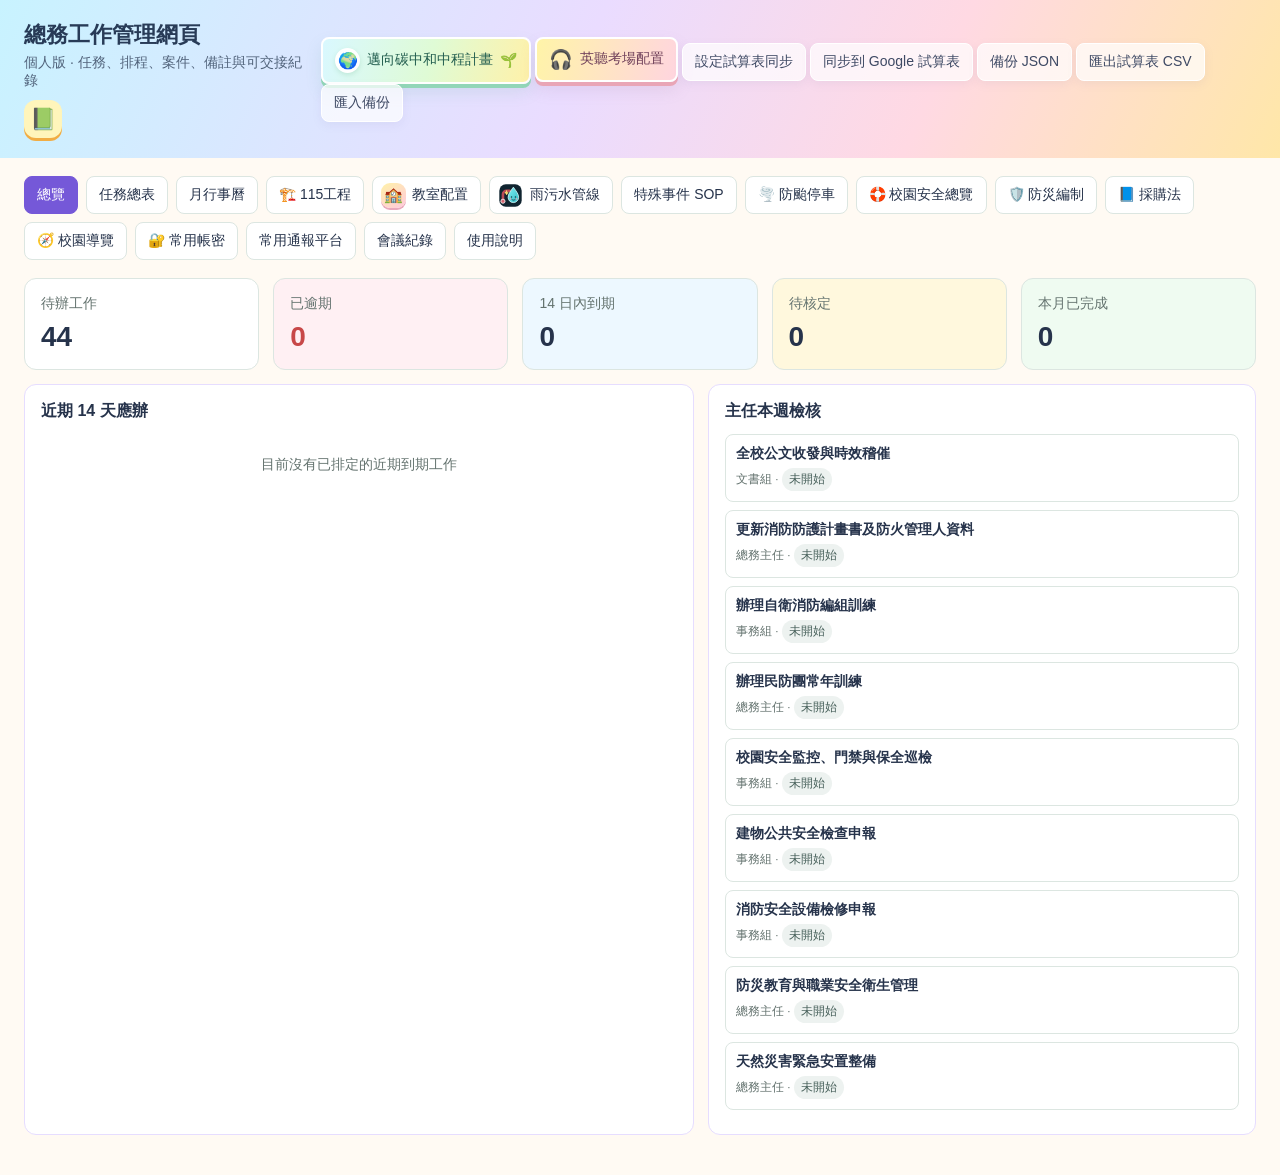
<file: ga-updated拷貝.html>
<!doctype html>
<html lang="zh-Hant">
<head>
<meta charset="utf-8"><meta name="viewport" content="width=device-width,initial-scale=1">
<title>總務工作管理網頁</title>
<style>
:root{--ink:#17312f;--muted:#64736f;--line:#dce6e1;--paper:#f6f8f5;--card:#fff;--accent:#177d69;--accent2:#dff3eb;--red:#c84848;--amber:#b77516;--blue:#316f9d}*{box-sizing:border-box}body{margin:0;background:var(--paper);color:var(--ink);font-family:-apple-system,BlinkMacSystemFont,"Noto Sans TC","Microsoft JhengHei",sans-serif;font-size:14px}.top{background:#123b36;color:white;padding:20px max(24px,calc((100vw - 1420px)/2));display:flex;justify-content:space-between;gap:16px;align-items:center}.top h1{font-size:22px;margin:0 0 4px}.top p{margin:0;color:#b9d5ca}.sheet-link{display:inline-flex;align-items:center;justify-content:center;width:38px;height:38px;margin-top:10px;border-radius:12px;background:#dff3eb;color:#126a4e;font-size:21px;text-decoration:none;box-shadow:0 3px 0 #8fceb9;transition:transform .15s,background .15s}.sheet-link:hover{background:#fff;transform:translateY(-2px)}.sheet-link:focus-visible{outline:3px solid #ffbf69;outline-offset:3px}.tabs{max-width:1420px;margin:18px auto 0;padding:0 24px;display:flex;gap:8px;flex-wrap:wrap}.tab,.button{border:1px solid var(--line);background:white;border-radius:8px;padding:9px 12px;cursor:pointer;font:inherit;color:var(--ink)}.tab.active,.button.primary{background:var(--accent);border-color:var(--accent);color:#fff}.button.ghost{background:transparent;color:white;border-color:#7aa59a}.button.danger{color:var(--red)}main{max-width:1420px;margin:auto;padding:18px 24px 40px}.view{display:none}.view.active{display:block}.grid{display:grid;gap:14px}.metrics{grid-template-columns:repeat(5,1fr)}.metric,.panel{background:var(--card);border:1px solid var(--line);border-radius:12px;padding:16px}.metric b{font-size:28px;display:block;margin-top:8px}.muted{color:var(--muted)}.panel h2{font-size:16px;margin:0 0 12px}.two{grid-template-columns:1.1fr .9fr}.toolbar{display:flex;gap:8px;flex-wrap:wrap;margin-bottom:14px;align-items:center}.toolbar input,.toolbar select,input,select,textarea{font:inherit;border:1px solid #c8d6d0;border-radius:7px;padding:8px;background:white;color:var(--ink)}.toolbar input{min-width:220px}.toolbar .spacer{flex:1}table{width:100%;border-collapse:collapse;background:white;border:1px solid var(--line);border-radius:12px;overflow:hidden}th,td{padding:10px 9px;border-bottom:1px solid var(--line);text-align:left;vertical-align:top}th{background:#edf4f0;font-size:12px;color:#48615a;white-space:nowrap}tr:last-child td{border-bottom:0}tr:hover td{background:#fbfdfc}.click{cursor:pointer}.badge{display:inline-block;padding:3px 7px;border-radius:999px;font-size:12px;background:#edf2f0;color:#47605a;white-space:nowrap}.badge.red{background:#fdeaea;color:#a52d2d}.badge.amber{background:#fff0d7;color:#916010}.badge.green{background:#ddf4e9;color:#12674f}.badge.blue{background:#e4eff7;color:#28618b}.calendar{background:#fff;border:1px solid var(--line);border-radius:12px;overflow:hidden}.cal-head,.weekdays{display:grid;grid-template-columns:repeat(7,1fr)}.cal-head{padding:13px 16px;align-items:center;border-bottom:1px solid var(--line)}.cal-head strong{text-align:center;font-size:16px}.weekdays div{background:#edf4f0;padding:8px;text-align:center;font-size:12px;color:var(--muted)}.days{display:grid;grid-template-columns:repeat(7,1fr)}.day{min-height:112px;border-right:1px solid var(--line);border-bottom:1px solid var(--line);padding:7px}.day:nth-child(7n){border-right:0}.day.off{background:#fafcfb;color:#a5b1ad}.today .num{background:var(--accent);color:#fff}.num{width:24px;height:24px;display:inline-grid;place-items:center;border-radius:50%;font-size:12px}.event{font-size:11px;padding:3px 5px;background:#e4f4ef;border-left:3px solid var(--accent);border-radius:3px;margin-top:4px;white-space:nowrap;overflow:hidden;text-overflow:ellipsis;cursor:pointer}.event.range-middle{border-left:0;border-radius:0;margin-left:-7px;margin-right:-7px;padding-left:10px}.event.range-start{border-radius:6px 0 0 6px}.event.range-end{border-left:0;border-radius:0 6px 6px 0;margin-left:-7px;padding-left:10px}.event.range-single{border-radius:6px}.event.overdue{background:#fde9e9;border-color:var(--red)}.board{display:grid;grid-template-columns:repeat(4,1fr);gap:12px}.column{border:1px solid var(--line);background:#edf4f0;border-radius:12px;padding:10px;min-height:360px}.column h3{margin:2px 3px 10px;font-size:14px}.task-card{background:white;border:1px solid var(--line);border-radius:8px;padding:10px;margin:8px 0;cursor:pointer}.task-card b{display:block;margin-bottom:5px}.task-card small{color:var(--muted)}dialog{width:min(760px,calc(100vw - 30px));border:0;border-radius:14px;padding:0;box-shadow:0 24px 70px #123b3650}dialog::backdrop{background:#123b36}.dialog-head{padding:16px 20px;background:#123b36;color:white;display:flex;justify-content:space-between;align-items:center}.dialog-head h2{margin:0;font-size:18px}.dialog-body{padding:20px;max-height:78vh;overflow:auto}.form{display:grid;grid-template-columns:repeat(2,1fr);gap:12px}.form label{display:grid;gap:5px;color:#49625b;font-size:12px}.form label.full{grid-column:1/-1}.form textarea{min-height:72px;resize:vertical}.dialog-foot{padding:14px 20px;border-top:1px solid var(--line);display:flex;gap:8px;justify-content:flex-end}.notes{margin-top:12px}.note{border-left:3px solid var(--accent);padding:8px 10px;background:#f4faf7;margin:7px 0}.note time{font-size:11px;color:var(--muted);display:block;margin-top:3px}.empty{padding:22px;text-align:center;color:var(--muted)}.due{color:var(--red);font-weight:600}@media(max-width:900px){.metrics,.two,.board{grid-template-columns:1fr 1fr}.day{min-height:85px}.form{grid-template-columns:1fr}}@media(max-width:580px){.top{padding:16px}.metrics,.two,.board{grid-template-columns:1fr}main,.tabs{padding-left:12px;padding-right:12px}.day{min-height:66px;padding:4px}.event{font-size:9px}.toolbar input{min-width:120px}th:nth-child(3),td:nth-child(3),th:nth-child(6),td:nth-child(6){display:none}}
</style><style>
:root{--accent:#7558d8;--accent2:#ede8ff;--paper:#fffaf3;--ink:#26334b}.top{background:linear-gradient(110deg,#6b52c9,#ed6b85 58%,#ffae5d)}.tab.active,.button.primary{background:#7558d8;border-color:#7558d8}.sheet-link{background:#fff5bb;color:#9e5b00;box-shadow:0 3px 0 #f1ad44}.metric:nth-child(2){background:#fff0f3}.metric:nth-child(3){background:#edf8ff}.metric:nth-child(4){background:#fff8dd}.metric:nth-child(5){background:#effbf1}.panel{border-color:#e6ddff}.event.color-red{background:#ffe5e8;border-color:#e94f66}.event.color-blue{background:#e4f1ff;border-color:#3987d7}.event.color-green{background:#e3f8ec;border-color:#30a66a}.event.color-yellow{background:#fff5cc;border-color:#dfaa25}.platform-grid,.meeting-grid{display:grid;grid-template-columns:repeat(auto-fit,minmax(250px,1fr));gap:14px}.platform-card,.meeting-card{background:#fff;border:1px solid #e5ddfa;border-radius:14px;padding:15px;box-shadow:0 4px 12px #7458d818}.platform-card:nth-child(4n+2),.meeting-card:nth-child(4n+2){border-top:5px solid #ed6b85}.platform-card:nth-child(4n+3),.meeting-card:nth-child(4n+3){border-top:5px solid #4c9de0}.platform-card:nth-child(4n+4),.meeting-card:nth-child(4n+4){border-top:5px solid #f1ae43}.card-actions{display:flex;gap:7px;margin-top:12px}.card-actions button{padding:6px 9px}.platform-card a{color:#5d43bc;font-weight:600}
.project-summary{display:grid;grid-template-columns:repeat(3,1fr);gap:12px;margin-bottom:14px}.project-stat{background:#fff;border:1px solid #e5ddfa;border-radius:14px;padding:15px}.project-stat b{display:block;font-size:25px;margin-top:5px;color:#5d43bc}.project-grid{display:grid;grid-template-columns:repeat(2,minmax(0,1fr));gap:14px}.project-card{background:#fff;border:1px solid #e5ddfa;border-radius:16px;padding:18px;box-shadow:0 6px 18px #7458d816}.project-card.classroom{border-top:6px solid #7558d8}.project-card.windows{border-top:6px solid #4c9de0}.project-card h2{margin:8px 0 4px;font-size:21px}.project-meta{display:grid;grid-template-columns:repeat(2,1fr);gap:9px;margin:15px 0}.project-meta div{background:#f8f6fe;border-radius:10px;padding:10px}.project-meta small{display:block;color:var(--muted);margin-bottom:4px}.work-groups{display:grid;grid-template-columns:repeat(3,1fr);gap:9px}.work-group{border:1px solid #ebe5fa;border-radius:11px;padding:11px}.work-group h3{font-size:14px;margin:0 0 7px}.work-group ul{margin:0;padding-left:18px}.work-group li{line-height:1.55;margin:3px 0}.project-note{margin-top:13px;padding:10px 12px;border-radius:9px;background:#fff8dd;color:#69551c}.source-note{margin-top:14px;font-size:12px;color:var(--muted)}@media(max-width:1000px){.project-grid{grid-template-columns:1fr}.work-groups{grid-template-columns:repeat(2,1fr)}}@media(max-width:580px){.project-summary,.project-meta,.work-groups{grid-template-columns:1fr}}
</style><style>
.incident-hero{background:linear-gradient(135deg,#32246c,#7558d8 55%,#ed6b85);color:#fff;border-radius:18px;padding:22px;margin-bottom:16px;display:grid;grid-template-columns:1.3fr .7fr;gap:18px;box-shadow:0 12px 30px #5d43bc28}.incident-hero h2{font-size:25px;margin:7px 0}.incident-hero p{color:#f0ecff;line-height:1.7;margin:0}.hero-status{background:#ffffff18;border:1px solid #ffffff30;border-radius:14px;padding:15px}.hero-status b{font-size:18px;display:block;margin:5px 0 8px}.eyebrow{font-size:12px;font-weight:700;letter-spacing:.08em;color:#dfd7ff}.incident-layout{display:grid;grid-template-columns:minmax(0,1.5fr) minmax(270px,.5fr);gap:14px}.incident-card,.sop-card{background:#fff;border:1px solid #e5ddfa;border-radius:14px;padding:17px;box-shadow:0 4px 12px #7458d812}.incident-card h3,.sop-card h3{margin:0 0 10px;font-size:16px}.incident-card p,.incident-card li,.sop-card p,.sop-card li{line-height:1.7}.fact-note{background:#fff8dd;border-left:4px solid #f1ae43;padding:11px 13px;border-radius:8px;margin:12px 0}.timeline{position:relative;margin:10px 0 0;padding-left:38px}.timeline:before{content:"";position:absolute;left:15px;top:10px;bottom:14px;width:2px;background:#d9d0fb}.timeline-step{position:relative;padding:0 0 18px}.timeline-step:last-child{padding-bottom:0}.timeline-icon{position:absolute;left:-38px;top:0;width:31px;height:31px;border-radius:50%;display:grid;place-items:center;background:#ede8ff;border:2px solid #fff;box-shadow:0 0 0 2px #b8a8ed;font-size:15px}.timeline-step b{display:block;margin-bottom:3px}.timeline-step small{color:var(--muted);line-height:1.55;display:block}.sop-grid{display:grid;grid-template-columns:repeat(4,1fr);gap:10px}.sop-step{border:1px solid #e7e0fb;border-radius:12px;padding:13px;background:#fdfcff;min-height:150px}.sop-step .step-no{display:inline-grid;place-items:center;width:27px;height:27px;border-radius:9px;background:#7558d8;color:#fff;font-weight:700;margin-bottom:8px}.sop-step b{display:block;margin-bottom:6px}.sop-step p{font-size:12px;color:var(--muted);margin:0}.check-grid{display:grid;grid-template-columns:repeat(2,1fr);gap:8px 18px;padding:0;list-style:none}.check-grid li:before{content:"✓";display:inline-grid;place-items:center;width:20px;height:20px;margin-right:7px;border-radius:6px;background:#e3f8ec;color:#1c8752;font-weight:700}.incident-list{display:grid;gap:10px}.incident-item{border:1px solid #e7e0fb;border-radius:12px;padding:13px;background:#fff;cursor:pointer}.incident-item:hover{border-color:#9d8cdb;background:#fdfcff}.incident-item.active{border-color:#7558d8;box-shadow:0 0 0 2px #ede8ff}.incident-item b{display:block;margin-bottom:5px}.case-toolbar{display:flex;gap:8px;align-items:center;flex-wrap:wrap;margin-bottom:14px}.source-links a{color:#5d43bc}.phase-strip{display:grid;grid-template-columns:repeat(4,1fr);gap:8px;margin-top:11px}.phase{padding:10px;border-radius:10px;background:#f6f2ff;text-align:center;font-size:12px}.phase b{display:block;font-size:14px;color:#5d43bc;margin-bottom:3px}@media(max-width:1000px){.sop-grid{grid-template-columns:repeat(2,1fr)}.incident-layout,.incident-hero{grid-template-columns:1fr}}@media(max-width:580px){.sop-grid,.check-grid,.phase-strip{grid-template-columns:1fr}.incident-hero{padding:17px}.incident-hero h2{font-size:21px}}
.embed-shell{background:#fff;border:1px solid #e5ddfa;border-radius:16px;overflow:hidden;box-shadow:0 8px 24px #7458d816}.embed-head{display:flex;gap:14px;align-items:center;padding:15px 17px;border-bottom:1px solid #e9e3f8;background:linear-gradient(100deg,#f7f3ff,#fff9ef)}.embed-icon{width:44px;height:44px;display:grid;place-items:center;border-radius:13px;background:#7558d8;color:#fff;font-size:23px;flex:none}.embed-head h2{margin:0 0 3px;font-size:18px}.embed-head p{margin:0;color:var(--muted)}.embed-head .button{margin-left:auto;white-space:nowrap;text-decoration:none}.embed-frame{display:block;width:100%;height:calc(100vh - 235px);min-height:650px;border:0;background:#fff}@media(max-width:580px){.embed-head{align-items:flex-start;flex-wrap:wrap}.embed-head .button{margin-left:58px}.embed-frame{height:calc(100vh - 270px);min-height:560px}}
.vault-shell{max-width:1080px;margin:auto}.vault-lock{background:linear-gradient(135deg,#332566,#7558d8);color:#fff;border-radius:18px;padding:28px;display:grid;grid-template-columns:1fr minmax(280px,.65fr);gap:24px;align-items:center;box-shadow:0 14px 35px #4d369b32}.vault-lock h2{font-size:25px;margin:7px 0}.vault-lock p{color:#e9e3ff;line-height:1.7}.unlock-box{background:#fff;color:var(--ink);border-radius:14px;padding:18px}.unlock-box label{display:grid;gap:7px;font-size:12px;color:var(--muted)}.unlock-box input{font-size:18px;letter-spacing:.12em;width:100%}.unlock-box .button{width:100%;margin-top:10px}.vault-note{font-size:12px;margin:10px 0 0!important;color:#dcd4ff!important}.vault-toolbar{display:flex;gap:9px;align-items:center;flex-wrap:wrap;margin-bottom:14px}.vault-toolbar input,.vault-toolbar select{min-width:210px}.vault-grid{display:grid;grid-template-columns:repeat(2,minmax(0,1fr));gap:13px}.vault-card{background:#fff;border:1px solid #e5ddfa;border-radius:14px;padding:15px;box-shadow:0 4px 12px #7458d812}.vault-card h3{font-size:16px;margin:0 0 5px}.vault-card>a{color:#5d43bc;font-weight:600;text-decoration:none}.vault-account{margin-top:11px;padding:11px;border-radius:10px;background:#f8f6fe}.vault-account-label{font-size:11px;color:var(--muted);font-weight:700;margin-bottom:6px}.secret-row{display:grid;grid-template-columns:66px 1fr auto auto;gap:6px;align-items:center;margin-top:6px}.secret-row span{font-size:12px;color:var(--muted)}.secret-row input{min-width:0;width:100%;font-family:ui-monospace,SFMono-Regular,Menlo,monospace;background:#fff}.secret-row button{padding:7px 8px}.vault-card .note{margin:10px 0 0;font-size:12px}.vault-empty{grid-column:1/-1;padding:28px;text-align:center;color:var(--muted)}@media(max-width:760px){.vault-lock,.vault-grid{grid-template-columns:1fr}.secret-row{grid-template-columns:56px 1fr auto}.secret-row .copy-secret{grid-column:2/-1}.vault-toolbar input,.vault-toolbar select{min-width:0;flex:1}}
.top{background:linear-gradient(115deg,#c8f3ff,#eadcff 45%,#ffd9e3 72%,#ffe7a8);color:#283b57}.top p{color:#52647c}.button.ghost{background:#ffffffb8;color:#3e4964;border-color:#fff;box-shadow:0 3px 10px #8b7bb21a}.button.ghost:hover{background:#fff}.tab[data-view="typhoonParking"].active{background:linear-gradient(105deg,#24b8cb,#5bbf85,#ff9d5c);border-color:transparent;color:#fff;box-shadow:0 5px 14px #33a7a72b}.tab[data-view="disasterResponse"].active{background:linear-gradient(105deg,#ff7338,#d92f45);border-color:transparent;color:#fff;box-shadow:0 5px 14px #d92f4530}
.typhoon-page{--sky:#28b8d1;--mint:#55c790;--coral:#ff826b;--sun:#ffc95b;--violet:#9b82e8}.typhoon-hero{position:relative;overflow:hidden;background:linear-gradient(125deg,#dff8ff,#e8fff1 48%,#fff2c7);color:#29405d;border:1px solid #bfe7ee;border-radius:22px;padding:26px;display:grid;grid-template-columns:minmax(0,1.2fr) minmax(300px,.8fr);gap:20px;box-shadow:0 12px 28px #43a9bd1f}.typhoon-hero:after{content:"";position:absolute;width:190px;height:190px;border-radius:50%;right:-60px;top:-95px;background:#ffb4c66b}.typhoon-hero h2{font-size:28px;margin:7px 0;color:#24506c}.typhoon-hero p{line-height:1.75;margin:0;color:#4e6475}.typhoon-hero .eyebrow{color:#16889c}.deadline-box{position:relative;z-index:1;background:#fff;border:2px solid #fff;outline:1px solid #f6d276;border-radius:17px;padding:17px;box-shadow:0 8px 20px #e6a44024}.deadline-label{display:inline-block;background:#fff0b8;color:#9a6500;padding:4px 9px;border-radius:999px;font-size:12px;font-weight:800}.deadline-box strong{display:block;font-size:24px;margin:8px 0;color:#e75f4d}.deadline-box small{display:block;line-height:1.6;color:#657083}.typhoon-time-grid,.typhoon-resource-grid{display:grid;grid-template-columns:repeat(2,minmax(0,1fr));gap:13px;margin-top:14px}.typhoon-time,.typhoon-resource{background:#fff;border:1px solid #dce9ef;border-radius:16px;padding:17px;box-shadow:0 6px 16px #72839b14}.typhoon-time.open{background:linear-gradient(145deg,#e7faff,#f8feff);border-top:6px solid var(--sky)}.typhoon-time.urgent{background:linear-gradient(145deg,#fff2ed,#fffaf2);border-top:6px solid var(--coral)}.typhoon-time h3,.typhoon-resource h3{margin:0 0 7px;font-size:16px}.typhoon-time p,.typhoon-resource p{margin:0;color:#637083;line-height:1.68}.typhoon-time.open b{color:#087f97}.typhoon-time.urgent b{color:#cb503e}.typhoon-sop-card{margin-top:14px;border-color:#d7e8ee;background:linear-gradient(180deg,#fff,#fcfbff)}.typhoon-sop-grid{display:grid;grid-template-columns:repeat(5,minmax(0,1fr));gap:10px}.typhoon-step{border:1px solid #e1e8ed;border-radius:15px;padding:14px;min-height:192px;box-shadow:0 4px 12px #71879b0e}.typhoon-step:nth-child(1){background:#e9faff}.typhoon-step:nth-child(2){background:#eafff1}.typhoon-step:nth-child(3){background:#fff8d9}.typhoon-step:nth-child(4){background:#fff0f3}.typhoon-step:nth-child(5){background:#f2eeff}.typhoon-step .step-no{display:inline-grid;place-items:center;width:31px;height:31px;border-radius:10px;color:#fff;font-weight:800;margin-bottom:9px}.typhoon-step:nth-child(1) .step-no{background:var(--sky)}.typhoon-step:nth-child(2) .step-no{background:var(--mint)}.typhoon-step:nth-child(3) .step-no{background:#e4a62d}.typhoon-step:nth-child(4) .step-no{background:var(--coral)}.typhoon-step:nth-child(5) .step-no{background:var(--violet)}.typhoon-step b{display:block;margin-bottom:6px;color:#34435b}.typhoon-step p{font-size:12px;line-height:1.65;color:#687487;margin:0}.risk-callout{background:linear-gradient(100deg,#fff7cc,#fff0dc);border:1px solid #efd491;border-left:6px solid var(--sun);border-radius:14px;padding:15px 17px;line-height:1.7;margin-top:14px;color:#5d4e2e}.typhoon-resource:first-child{background:#eefaff;border-color:#c9e9f1}.typhoon-resource:last-child{background:#effcf4;border-color:#ccebd8}.typhoon-resource{display:flex;gap:13px;align-items:flex-start}.resource-icon{width:44px;height:44px;display:grid;place-items:center;border-radius:13px;background:#fff;font-size:23px;flex:none;box-shadow:0 3px 10px #6c87941a}.typhoon-resource a{display:inline-block;margin-top:10px;color:#167e8c;font-weight:800;text-decoration:none}.typhoon-resource:last-child a{color:#258153}.typhoon-resource a:hover{text-decoration:underline;transform:translateY(-1px)}@media(max-width:1100px){.typhoon-sop-grid{grid-template-columns:repeat(3,1fr)}.typhoon-hero{grid-template-columns:1fr}}@media(max-width:760px){.typhoon-sop-grid{grid-template-columns:repeat(2,1fr)}}@media(max-width:580px){.typhoon-time-grid,.typhoon-resource-grid,.typhoon-sop-grid{grid-template-columns:1fr}.typhoon-hero{padding:18px}.typhoon-hero h2{font-size:23px}.deadline-box strong{font-size:21px}.typhoon-step{min-height:0}}
</style><style>
.classroom-tab{display:inline-flex;align-items:center;gap:5px}.tab-icon{display:inline-grid;place-items:center;width:25px;height:25px;margin:-4px 1px -4px -4px;border-radius:9px;background:linear-gradient(145deg,#fff2a9,#ffc9dc);box-shadow:0 2px 0 #e9a9bc;font-size:15px}.tab.classroom-tab.active{background:linear-gradient(110deg,#6a59d8,#ec7290);border-color:transparent;color:#fff;box-shadow:0 5px 14px #9c5baf30}.classroom-head{background:linear-gradient(105deg,#eef3ff,#fff3f7 58%,#fff8d8)}.classroom-icon{position:relative;background:linear-gradient(145deg,#705edb,#ee7492);box-shadow:0 4px 0 #5b4ab9,0 8px 16px #7658d82b;font-size:24px;transform:rotate(-2deg)}.classroom-icon i{position:absolute;right:-5px;top:-7px;display:grid;place-items:center;width:18px;height:18px;border-radius:50%;background:#ffcf58;color:#e4516b;border:2px solid #fff;font-size:9px;font-style:normal}.classroom-open{background:linear-gradient(105deg,#705edb,#ee7492)!important;border:0!important}.classroom-shell{border-color:#ddcff8;box-shadow:0 10px 28px #7658d820}.pipeline-tab{display:inline-flex;align-items:center;gap:6px}.pipeline-tab img{width:25px;height:25px;margin:-4px 1px -4px -4px}.tab.pipeline-tab.active{background:linear-gradient(110deg,#163c4d,#34bac5 58%,#b94a56);border-color:transparent;color:#fff;box-shadow:0 5px 14px #23879535}.pipeline-shell{border-color:#a8dce1;box-shadow:0 10px 28px #257e8e20}.pipeline-head{background:linear-gradient(105deg,#e8fbfc,#f7fbff 58%,#fff0f2)}.pipeline-icon{background:#102430;padding:4px}.pipeline-icon img{display:block;width:100%;height:100%}.pipeline-open{background:linear-gradient(105deg,#1c8792,#b94a56)!important;border:0!important}
</style><style>
.listening-link{display:inline-flex;align-items:center;gap:7px;background:linear-gradient(105deg,#fff4a8,#ffd5df);color:#70405a;border:2px solid #fff;text-decoration:none;box-shadow:0 4px 0 #e9a5b6,0 8px 16px #9b759526;transition:transform .15s,box-shadow .15s}.listening-link:hover{transform:translateY(-2px);box-shadow:0 6px 0 #e9a5b6,0 11px 20px #9b75952e}.listening-link span{font-size:19px}.carbon-plan-link{display:inline-flex;align-items:center;gap:7px;background:linear-gradient(105deg,#d9f8ff,#dffbd5 52%,#fff1a9);color:#245f50;border:2px solid #fff;text-decoration:none;box-shadow:0 4px 0 #92d6b8,0 8px 16px #5aa58e26;transition:transform .15s,box-shadow .15s}.carbon-plan-link:hover{transform:translateY(-2px);box-shadow:0 6px 0 #92d6b8,0 11px 20px #5aa58e2e}.carbon-plan-link .carbon-logo{display:inline-grid;place-items:center;width:25px;height:25px;border-radius:50%;background:#fff;color:#27815c;font-size:16px;box-shadow:0 2px 5px #55a87333}
</style></head>
<body>
<header class="top"><div><h1>總務工作管理網頁</h1><p>個人版 · 任務、排程、案件、備註與可交接紀錄</p><a class="sheet-link" href="https://docs.google.com/spreadsheets/d/1DAQNZlOEwjr8OfYvhQ9pFFHYXQnb-mFBWY8OjrebS3k/edit?usp=sharing" target="_blank" rel="noopener noreferrer" title="開啟 Google 試算表記錄" aria-label="開啟 Google 試算表記錄">📗</a></div><div><a class="button carbon-plan-link" href="4.html" title="開啟邁向碳中和中程計畫"><span class="carbon-logo" aria-hidden="true">🌍</span>邁向碳中和中程計畫 <span aria-hidden="true">🌱</span></a> <a class="button listening-link" href="./english-listening-exam/" title="開啟英聽考場配置工作台"><span aria-hidden="true">🎧</span> 英聽考場配置</a> <button class="button ghost" id="gasSettings">設定試算表同步</button> <button class="button ghost" id="gasSync">同步到 Google 試算表</button> <button class="button ghost" id="exportJson">備份 JSON</button> <button class="button ghost" id="exportCsv">匯出試算表 CSV</button> <button class="button ghost" id="importBtn">匯入備份</button><input id="importFile" type="file" accept="application/json" hidden></div></header>
<nav class="tabs"><button class="tab active" data-view="dashboard">總覽</button><button class="tab" data-view="tasks">任務總表</button><button class="tab" data-view="calendar">月行事曆</button><button class="tab" data-view="projects">🏗️ 115工程</button><button class="tab classroom-tab" data-view="classroomMap"><span class="tab-icon" aria-hidden="true">🏫</span> 教室配置</button><button class="tab pipeline-tab" data-view="waterPipeline"><img src="./water-pipeline/logo.svg" alt="">雨污水管線</button><button class="tab" data-view="incidents">特殊事件 SOP</button><button class="tab" data-view="typhoonParking">🌪️ 防颱停車</button><button class="tab" data-view="campusSafety">🛟 校園安全總覽</button><button class="tab" data-view="disasterResponse">🛡️ 防災編制</button><button class="tab" data-view="procurementLaw">📘 採購法</button><button class="tab" data-view="campusTour">🧭 校園導覽</button><button class="tab" data-view="vault">🔐 常用帳密</button><button class="tab" data-view="platforms">常用通報平台</button><button class="tab" data-view="meetings">會議紀錄</button><button class="tab" data-view="guide">使用說明</button></nav>
<main>
<section class="view active" id="dashboard"><div class="grid metrics" id="metrics"></div><div class="grid two" style="margin-top:14px"><article class="panel"><h2>近期 14 天應辦</h2><div id="upcoming"></div></article><article class="panel"><h2>主任本週檢核</h2><div id="weeklyCheck"></div></article></div></section>
<section class="view" id="tasks"><div class="toolbar"><input id="search" placeholder="搜尋任務、備註或主責人"><select id="categoryFilter"></select><select id="statusFilter"></select><select id="ownerFilter"></select><span class="spacer"></span><button class="button primary" id="newTask">＋ 新增工作</button></div><div style="overflow:auto"><table><thead><tr><th>工作／案件</th><th>類別</th><th>主責</th><th>期限</th><th>狀態</th><th>頻率</th><th>風險／備註</th></tr></thead><tbody id="taskRows"></tbody></table></div></section>
<section class="view" id="calendar"><div class="toolbar"><button class="button" id="prevMonth">←</button><strong id="monthTitle"></strong><button class="button" id="nextMonth">→</button><span class="spacer"></span><button class="button" id="todayMonth">本月</button></div><div class="calendar"><div class="weekdays"><div>日</div><div>一</div><div>二</div><div>三</div><div>四</div><div>五</div><div>六</div></div><div class="days" id="calendarDays"></div></div></section>
<section class="view" id="projects">
  <div class="case-toolbar"><div><h2 style="margin:0">115年度教室改善工程</h2><span class="muted">普通教室環境改善與教室門窗改善工程之期程、範圍、工項及經費摘要。</span></div><span class="spacer"></span><span class="badge amber">資料更新：115年8月20日</span></div>
  <div class="project-summary">
    <div class="project-stat"><span class="muted">兩案總經費</span><b>13,850,531 元</b></div>
    <div class="project-stat"><span class="muted">普通教室改善</span><b>26 間</b><small>高一、高二各13間</small></div>
    <div class="project-stat"><span class="muted">門窗改善範圍</span><b>3 棟</b><small>立志、向陽、勤學樓</small></div>
  </div>
  <div class="project-grid">
    <article class="project-card classroom">
      <span class="badge amber">施工中</span><h2>普通教室環境改善工程</h2><p class="muted">改善收納、教室壁面與學習環境，預計115年10月14日完工。</p>
      <div class="project-meta"><div><small>施作年級／棟別</small><b>高一立志樓13間<br>高二向陽樓13間</b></div><div><small>核定總經費</small><b>9,350,531 元</b></div><div><small>經費核定</small><b>115年5月6日</b></div><div><small>預計完工</small><b>115年10月14日</b></div></div>
      <div class="work-groups">
        <div class="work-group"><h3>🧹 拆除／移除</h3><ul><li>原有BYOD鐵櫃</li><li>前方右側舊置物櫃</li><li>木製布面布告欄</li><li>桶餐區舊式木桌</li></ul></div>
        <div class="work-group"><h3>✨ 更新／新設</h3><ul><li>前後方置物櫃</li><li>加大掃具櫃及通風櫃門</li><li>可上鎖手機／物品抽屜櫃</li><li>磁吸式黑板</li><li>窗邊桶餐桌</li><li>防焰遮光窗簾</li></ul></div>
        <div class="work-group"><h3>🛠️ 修繕／整理</h3><ul><li>教室全室粉刷</li><li>牆面裂縫修補</li><li>滲水及壁癌修繕</li><li>牆面線路整理</li></ul></div>
      </div>
      <div class="project-note"><b>經費組成：</b>施工費8,644,010元、委託技術服務費533,641元、工程管理費172,880元。</div>
    </article>
    <article class="project-card windows">
      <span class="badge amber">施工中</span><h2>教室門窗改善工程</h2><p class="muted">辦理教室門窗拆除與更新，預計115年8月30日完工。</p>
      <div class="project-meta"><div><small>施作棟別</small><b>立志樓、向陽樓、勤學樓</b></div><div><small>工程總預算</small><b>4,500,000 元</b></div><div><small>預定開工</small><b>115年7月13日</b></div><div><small>預計完工</small><b>115年8月30日</b></div></div>
      <div class="work-groups">
        <div class="work-group"><h3>🧹 拆除工程</h3><ul><li>既有老舊教室門窗</li><li>相關拆除及廢棄物清運</li><li>施工區域假設及安全防護</li></ul></div>
        <div class="work-group"><h3>🚪 門窗更新</h3><ul><li>更新教室門窗</li><li>門把採水平式無障礙設計</li><li>每樘新門提供3把鑰匙</li><li>備品：不鏽鋼水平把手附鎖20組</li></ul></div>
        <div class="work-group"><h3>📅 分區順序</h3><ul><li>原規劃：立志樓</li><li>其次：向陽樓</li><li>最後：勤學樓</li><li>配合上課使用彈性調整</li></ul></div>
      </div>
      <div class="project-note"><b>經費組成：</b>直接工程費4,144,669元、空污費10,455元、工程管理費83,103元、委託設計監造費261,773元。</div>
    </article>
  </div>
  <p class="source-note">資料依普通教室環境改善申請書及核定函、教室門窗施工預算書、115年6月15日施工前協調會紀錄，以及115年8月19日開學工程說明整理。實際進度如有變更，應以最新施工會議及履約紀錄為準。</p>
</section>
<section class="view" id="incidents">
  <div class="case-toolbar"><div><h2 style="margin:0">特殊事件紀錄與處理 SOP</h2><span class="muted">把臨時事件的事實、處置、結果、證據與後續改善留成可交接的校務記憶。</span></div><span class="spacer"></span><button class="button primary" id="newIncident">＋ 新增事件紀錄</button></div>
  <div class="incident-hero"><div><span class="eyebrow">本次重點案例 · 風災／高壓供電</span><h2>白海豚風災後校園停電處理</h2><p>緊急處置已恢復校園供電；短期修復與長期改善分開管理，後續以高壓設備整體更新、設備交期及跨年度經費安排為主軸。</p></div><div class="hero-status"><span>目前狀態</span><b>🟢 已復電 · 🟠 汰換案規劃中</b><small>紀錄依錄音整理；實際發生日期、時間、故障點與廠商資料，應依簽辦、工作報告及檢測紀錄補正。</small></div></div>
  <div class="incident-layout"><div id="incidentDetail"></div><aside><article class="incident-card"><h3>📚 案例庫</h3><div class="incident-list" id="incidentList"></div></article><article class="incident-card" style="margin-top:14px"><h3>🧭 紀錄原則</h3><ol style="padding-left:20px;margin-bottom:0"><li>只寫可由紀錄或佐證確認的事實。</li><li>每一步都留下時間、人員、決定與結果。</li><li>緊急復原與永久改善分開追蹤。</li><li>結案前補齊圖說、照片、檢測、聯繫及驗收資料。</li></ol></article></aside></div>
  <article class="sop-card" style="margin-top:14px"><h3>⚡ 臨時事件通用處理 SOP</h3><p class="muted">高壓設備僅能由合格專業人員操作；現場安全與人員管制優先於復電速度。</p><div class="sop-grid">
    <div class="sop-step"><span class="step-no">1</span><b>🚨 接報與安全隔離</b><p>記錄時間、通報人、影響範圍；封鎖危險區、禁止自行碰觸設備，必要時啟動疏散與校安通報。</p></div>
    <div class="sop-step"><span class="step-no">2</span><b>📣 啟動指揮與通知</b><p>由單一窗口統籌，通知校長、總務處、電氣負責人、維護廠商；涉及外線或送電時聯繫臺電。</p></div>
    <div class="sop-step"><span class="step-no">3</span><b>🔎 專業檢測與判斷</b><p>確認故障區段、可能原因及可否局部隔離；保存量測值、警報、照片、單線圖與專業判斷。</p></div>
    <div class="sop-step"><span class="step-no">4</span><b>🛠️ 緊急處置</b><p>由合格人員執行隔離、搶修或替代供電；記錄操作順序、使用材料、風險與核准決定。</p></div>
    <div class="sop-step"><span class="step-no">5</span><b>✅ 復電驗證</b><p>分區送電並確認電壓、負載、異音、異味及設備溫度；通知各單位確認關鍵設備恢復。</p></div>
    <div class="sop-step"><span class="step-no">6</span><b>🧾 行政與採購</b><p>補齊緊急處理依據、估價、簽辦與核銷；永久改善案確認採購屬性、規格、工期與決標方式。</p></div>
    <div class="sop-step"><span class="step-no">7</span><b>📂 結果與證據歸檔</b><p>記錄停電及復電時間、影響、處置結果、費用、廠商、照片、測試報告、會議決議及對外說明。</p></div>
    <div class="sop-step"><span class="step-no">8</span><b>🔁 改善與追蹤結案</b><p>建立永久改善任務、期限與主責；更新單線圖、設備清冊、聯絡網及本 SOP，驗收後才正式結案。</p></div>
  </div></article>
  <article class="sop-card" style="margin-top:14px"><h3>📎 每案必留資料</h3><ul class="check-grid"><li>接報、停電與復電時間</li><li>影響區域與教學／行政影響</li><li>現場安全管制及通報對象</li><li>檢測數值、故障判斷與照片</li><li>每次處置的執行人與核准人</li><li>廠商聯繫、估價、工單及費用</li><li>復電測試與使用單位確認</li><li>後續改善案、期限及結案證據</li></ul></article>
</section>
<section class="view typhoon-page" id="typhoonParking">
  <div class="typhoon-hero"><div><span class="eyebrow">☀️ 臺北市校園防颱作業</span><h2>🌪️ 颱風期間校園開放停車 SOP</h2><p>依「臺北市各級學校颱風來襲期間校園開放停車注意事項」整理，供校內事前準備、車輛登記、巡查、離場查核與逾時處理使用。</p><p style="margin-top:12px"><a class="button primary" href="./typhoon-parking/" target="_blank" rel="noopener noreferrer" style="display:inline-block;text-decoration:none">另開防颱停車專頁 ↗</a></p></div><div class="deadline-box"><span class="deadline-label">車主最重要提醒</span><strong>平日 07:00／假日 08:00 前取車</strong><small>應於恢復上班上課日上午 7 時前駛離；如逢假日延至上午 8 時。逾時未駛離者，學校得依規定通報強制拖吊。</small></div></div>
  <div class="typhoon-time-grid"><article class="typhoon-time open"><h3>🟢 校園開放時點</h3><p>自臺北市發布<b>停止上班上課</b>起；或學校停止上課期間，自本市疏散（水）門開始關閉<b>一小時前</b>起開放。實際時間、地點及動線依學校現場公告。</p></article><article class="typhoon-time urgent"><h3>🔴 停放截止與逾時</h3><p>開放至<b>恢復上班上課日上午 7 時</b>止（如逢假日延至上午 8 時）。車主應在期限前駛離；逾時未履行者，通報臺北市政府警察局交通警察大隊強制拖吊。</p></article></div>
  <article class="sop-card typhoon-sop-card"><h3>🧭 校方五階段作業流程</h3><p class="muted">開放前完成分工與場地準備，開放期間依登記表管理，結束時完成離場查核。</p><div class="typhoon-sop-grid">
    <div class="typhoon-step"><span class="step-no">1</span><b>📋 開放前準備</b><p>確認開放時間、停放區域與車位；規劃進出動線、指引及校門標示。預防停電，電動門預先開放，並安排警衛或保全巡邏。</p></div>
    <div class="typhoon-step"><span class="step-no">2</span><b>🚗 進場引導與登記</b><p>引導車輛依動線進入指定位置。登記車主姓名、電話、緊急聯絡人、車牌、車種與顏色、進場時間，確認電話可即時接聽。</p></div>
    <div class="typhoon-step"><span class="step-no">3</span><b>🛡️ 開放期間管理</b><p>警衛或保全依分工巡邏，維持校門、消防與緊急通道暢通。遇緊急情況，依登記資料聯絡車主或可代為移車者。</p></div>
    <div class="typhoon-step"><span class="step-no">4</span><b>🕑 取車與離場查核</b><p>再次提醒車主於平日 7 時、假日 8 時前離場。車輛駛離時，登記實際離場時間，並由校方人員於查核欄註記時間及姓名。</p></div>
    <div class="typhoon-step"><span class="step-no">5</span><b>🚛 結束與逾時處理</b><p>清點未離場車輛，先依登記資料聯絡；逾時未駛離者，依規定通報交通警察大隊強制拖吊。完成場地復原、門禁恢復與記錄彙整。</p></div>
  </div></article>
  <div class="risk-callout"><b>⚠️ 停車人請注意：</b>學校僅提供停車場地，車主應自行評估颱風、停電、掉落物及低漥淹水等風險。如有車輛損毀或因低漥淹水受損，學校不負車輛保管或毀損責任；請留下可即時聯絡的電話並保持暢通。</div>
  <div class="typhoon-resource-grid"><article class="typhoon-resource"><span class="resource-icon">📄</span><div><h3>法源及作業依據</h3><p>臺北市各級學校颱風來襲期間校園開放停車注意事項（PDF）</p><a href="https://www-ws.gov.taipei/Download.ashx?u=LzAwMS9VcGxvYWQvMzQyL3JlbGZpbGUvMzY5NjcvNzA3ODQxNi9kZTU0NzI4My0zNjA1LTQ5ZWEtODQ0NC0wM2IyNzU0OWJkYTUucGRm&amp;n=6Ie65YyX5biC5ZCE57Sa5a245qCh6aKx6aKo5L6G6KWy5pyf6ZaT5qCh5ZyS6ZaL5pS%2B5YGc6LuK5rOo5oSP5LqL6aCFLnBkZg%3D%3D&amp;icon=.pdf" target="_blank" rel="noopener noreferrer">開啟臺北市原始文件 ↗</a></div></article><article class="typhoon-resource"><span class="resource-icon">📝</span><div><h3>車主聯絡登記表</h3><p>颱風期間校園開放停車－車主聯絡登記表（DOCX／Google 文件）</p><a href="https://docs.google.com/document/d/1WFEv5zVfjurTNfjn9K_CIIuCpkndWvmD/edit?usp=sharing&amp;ouid=104546515696060670125&amp;rtpof=true&amp;sd=true" target="_blank" rel="noopener noreferrer">開啟、列印或下載登記表 ↗</a></div></article></div>
</section>
<section class="view" id="campusSafety"><div class="embed-shell"><div class="embed-head"><span class="embed-icon" aria-hidden="true">🛟</span><div><h2>校園安全總覽</h2><p>查看校園安全資訊與防災應變資源。</p></div><a class="button primary" href="https://btosichen.github.io/yamsh-disaster-response/campus-safety-dashboard/" target="_blank" rel="noopener noreferrer">另開完整頁面 ↗</a></div><iframe class="embed-frame" src="https://btosichen.github.io/yamsh-disaster-response/campus-safety-dashboard/" title="校園安全總覽" loading="lazy" referrerpolicy="strict-origin-when-cross-origin"></iframe></div></section>
<section class="view" id="disasterResponse"><div class="embed-shell"><div class="embed-head"><span class="embed-icon" style="background:linear-gradient(135deg,#ff7338,#d92f45)">🛡️</span><div><h2>陽明高中 115學年度防災應變任務查詢</h2><p>快速查詢防災編組、人員任務與應變分工，供平時整備及災害應變使用。</p></div><a class="button primary" href="https://btosichen.github.io/yamsh-disaster-response/" target="_blank" rel="noopener noreferrer">另開完整頁面 ↗</a></div><iframe class="embed-frame" src="https://btosichen.github.io/yamsh-disaster-response/" title="陽明高中115學年度防災應變任務查詢" loading="lazy" referrerpolicy="strict-origin-when-cross-origin"></iframe></div></section>
<section class="view" id="procurementLaw"><div class="embed-shell"><div class="embed-head"><span class="embed-icon">📘</span><div><h2>初級採購法自學闖關站</h2><p>在總務工作日誌內直接查閱採購法重點、筆記與練習。</p></div><a class="button primary" href="https://btosichen.github.io/code_artifact_2026/code_artifact_2026.html" target="_blank" rel="noopener">另開完整頁面 ↗</a></div><iframe class="embed-frame" src="https://btosichen.github.io/code_artifact_2026/code_artifact_2026.html" title="初級採購法自學闖關站" loading="lazy" referrerpolicy="strict-origin-when-cross-origin"></iframe></div></section>
<section class="view" id="campusTour"><div class="embed-shell"><div class="embed-head"><span class="embed-icon">🧭</span><div><h2>YM Campus GO｜陽明智慧校園導覽</h2><p>在總務工作日誌內快速開啟校園空間與路線導覽。</p></div><a class="button primary" href="https://btosichen.github.io/ym-campus-go/" target="_blank" rel="noopener">另開完整頁面 ↗</a></div><iframe class="embed-frame" src="https://btosichen.github.io/ym-campus-go/" title="陽明智慧校園導覽" loading="lazy" referrerpolicy="strict-origin-when-cross-origin" allow="geolocation"></iframe></div></section>
<section class="view" id="classroomMap"><div class="embed-shell classroom-shell"><div class="embed-head classroom-head"><span class="embed-icon classroom-icon" aria-hidden="true">🏫<i>♥</i></span><div><h2>陽明高中教室配置平台</h2><p>依樓層查看班級左右位置，並編輯年度教室、人數、桌椅與工程狀態。</p></div><a class="button primary classroom-open" href="./classroom-map/" target="_blank" rel="noopener">另開完整頁面 ↗</a></div><iframe class="embed-frame" src="./classroom-map/" title="陽明高中教室配置平台" loading="lazy"></iframe></div></section>
<section class="view" id="waterPipeline"><div class="embed-shell pipeline-shell"><div class="embed-head pipeline-head"><span class="embed-icon pipeline-icon" aria-hidden="true"><img src="./water-pipeline/logo.svg" alt=""></span><div><h2>陽明高中雨污水管線查詢</h2><p>放大、拖曳並分層檢視校區污水與雨水管線，供總務查修定位使用。</p></div><a class="button primary pipeline-open" href="./water-pipeline/" target="_blank" rel="noopener">另開完整頁面 ↗</a></div><iframe class="embed-frame" src="./water-pipeline/" title="陽明高中雨污水管線查詢" loading="lazy"></iframe></div></section>
<section class="view" id="vault"><div class="vault-shell"><div id="vaultLocked" class="vault-lock"><div><span class="eyebrow">Encrypted credential vault</span><h2>🔐 總務常用帳密</h2><p>帳密資料以 AES‑GCM 加密保存。解鎖與解密只在目前這台裝置的瀏覽器內完成，不會把管理密碼送到其他網站。</p><p class="vault-note">離開座位前請按「立即鎖定」。解鎖後 5 分鐘會自動鎖定。</p></div><form class="unlock-box" id="vaultUnlockForm"><label>管理密碼<input id="vaultPassword" type="password" inputmode="numeric" autocomplete="current-password" required aria-describedby="vaultError"></label><button class="button primary" type="submit">解鎖帳密</button><p id="vaultError" class="due" role="alert" aria-live="polite"></p></form></div><div id="vaultUnlocked" hidden><div class="vault-toolbar"><input id="vaultSearch" placeholder="搜尋系統、帳號或備註" aria-label="搜尋常用帳密"><select id="vaultCategory" aria-label="依類別篩選"><option value="">全部類別</option></select><span class="spacer"></span><span class="muted" id="vaultCount"></span><button class="button danger" id="vaultLock" type="button">🔒 立即鎖定</button></div><div class="vault-grid" id="vaultList"></div></div></div></section>
<section class="view" id="platforms"><div class="toolbar"><div><h2 style="margin:0">常用通報平台</h2><span class="muted">保存平台網址、用途、申報期限與帳號提醒。</span></div><span class="spacer"></span><button class="button primary" id="newPlatform">＋ 新增平台</button></div><div class="platform-grid" id="platformList"></div></section>
<section class="view" id="meetings"><div class="toolbar"><div><h2 style="margin:0">會議紀錄</h2><span class="muted">記錄決議、待辦及相關文件連結，便於日後追蹤。</span></div><span class="spacer"></span><button class="button primary" id="newMeeting">＋ 新增會議紀錄</button></div><div class="meeting-grid" id="meetingList"></div></section>
<section class="view" id="guide"><article class="panel"><h2>建議使用方式</h2><ol><li>先在「任務總表」檢查內建工作，刪除不適用項目，為每項補上主責人與實際期限。</li><li>每天看總覽的紅黃燈；每週利用「主任本週檢核」開處務會議。</li><li>採購、工程或修繕案件應建立成獨立任務，並在備註留下簽辦、廠商、會議與驗收的日期紀錄。</li><li>臨時停電、災害、設備故障或重大陳情，請在「特殊事件 SOP」建立一案，依八階段流程逐步補齊事實、處置、結果與證據。</li><li>每月底按「匯出試算表 CSV」；每次重大調整前按「備份 JSON」。JSON 備份會一併保存特殊事件紀錄。</li></ol><p class="muted">本版本將資料保存在此瀏覽器。清除瀏覽器資料前請先備份 JSON。Google 試算表即時同步需另行設定 Apps Script 授權，適合在工作流程穩定後再加入。</p></article></section>
</main>
<dialog id="taskDialog"><div class="dialog-head"><h2 id="dialogTitle">新增工作</h2><button class="button" id="closeDialog">關閉</button></div><form id="taskForm"><div class="dialog-body"><input type="hidden" id="taskId"><div class="form"><label class="full">工作名稱*<input id="title" required></label><label>工作類別<select id="category"></select></label><label>主責人<input id="owner" placeholder="例如：總務主任／事務組"></label><label>開始日<input id="startDate" type="date"></label><label>應辦／截止日<input id="dueDate" type="date"></label><label>狀態<select id="status"></select></label><label>頻率<select id="frequency"></select></label><label>行事曆色帶<select id="calendarColor"><option value="green">綠色</option><option value="blue">藍色</option><option value="yellow">黃色</option><option value="red">紅色</option></select></label><label>優先度<select id="priority"><option>一般</option><option>高</option><option>緊急</option></select></label><label class="full">法規／依據<input id="basis" placeholder="例如：校內 SOP、採購法、消防防護計畫"></label><label class="full">說明／風險提醒<textarea id="description"></textarea></label><label class="full">佐證文件連結<input id="evidence" placeholder="Google Drive、雲端硬碟或校內系統連結"></label></div><div class="notes"><h3>處理紀錄與加註</h3><div id="notesList"></div><div class="toolbar"><input id="newNote" placeholder="新增處理紀錄、交辦事項或提醒…"><button class="button" type="button" id="addNote">加註</button></div></div></div><div class="dialog-foot"><button class="button danger" type="button" id="deleteTask">刪除</button><button class="button primary" type="submit">儲存工作</button></div></form></dialog>
<dialog id="incidentDialog"><div class="dialog-head"><h2 id="incidentDialogTitle">新增特殊事件</h2><button class="button" id="closeIncidentDialog">關閉</button></div><form id="incidentForm"><div class="dialog-body"><input type="hidden" id="incidentId"><div class="form"><label class="full">事件名稱*<input id="incidentTitle" required placeholder="例如：豪雨造成地下室積水"></label><label>事件類型<input id="incidentType" placeholder="停電／災害／設備故障"></label><label>發生日期<input id="incidentDate" type="date"></label><label>主責窗口<input id="incidentOwner" placeholder="總務主任／事務組"></label><label>目前狀態<select id="incidentStatus"><option>處理中</option><option>已恢復待改善</option><option>已結案</option></select></label><label class="full">事件與影響<textarea id="incidentSummary" required placeholder="發生什麼事、影響哪些區域與業務"></textarea></label><label class="full">處理過程<textarea id="incidentProcess" placeholder="依時間順序，每行寫一個步驟"></textarea></label><label class="full">處理結果<textarea id="incidentResult" placeholder="已恢復事項、仍待改善事項"></textarea></label><label class="full">後續追蹤<textarea id="incidentFollowup" placeholder="工作、期限、主責、預算或採購安排"></textarea></label><label class="full">佐證連結<input id="incidentEvidence" placeholder="照片、工作報告、估價、會議紀錄或雲端資料夾"></label></div></div><div class="dialog-foot"><button class="button danger" type="button" id="deleteIncident">刪除</button><button class="button primary" type="submit">儲存事件</button></div></form></dialog>
<script>
const KEY='ga-task-manager-v1'; const cats=['主任督導與內控','文書、檔案、印信','校園安全、防災、職安','採購、工程、修繕、驗收','財產、物品、宿舍、場地、車輛','出納與付款','環境、節能、綠美化','人員與活動支援']; const statuses=['未開始','進行中','待核定','已完成']; const freqs=['一次性','每日','每週','每月','每學期','每年'];
const seed=[
['與各處室研商校務發展計畫','主任督導與內控','總務主任','每年'],['研擬總務工作年度計畫','主任督導與內控','總務主任','每年'],['修訂總務章則與標準作業流程','主任督導與內控','總務主任','每年'],['主持處務、工友校警及勞資會議','主任督導與內控','總務主任','每月'],['執行總務處內部控制檢核','主任督導與內控','總務主任','每學期'],['彙整次年資本門工程與設備概算','主任督導與內控','總務主任','每年'],
['全校公文收發與時效稽催','文書、檔案、印信','文書組','每週'],['檢視各單位歸檔、保存年限與存廢登錄','文書、檔案、印信','文書組','每學期'],['檔案銷毀與現行檔案目錄彙送','文書、檔案、印信','文書組','每學期'],['典守與申報學校印信','文書、檔案、印信','文書組','每月'],['彙整校務會議、行政會報紀錄及大事紀','文書、檔案、印信','文書組','每月'],
['更新消防防護計畫書及防火管理人資料','校園安全、防災、職安','總務主任','每年'],['辦理自衛消防編組訓練','校園安全、防災、職安','事務組','每學期'],['辦理民防團常年訓練','校園安全、防災、職安','總務主任','每年'],['校園安全監控、門禁與保全巡檢','校園安全、防災、職安','事務組','每月'],['建物公共安全檢查申報','校園安全、防災、職安','事務組','每年'],['消防安全設備檢修申報','校園安全、防災、職安','事務組','每年'],['防災教育與職業安全衛生管理','校園安全、防災、職安','總務主任','每學期'],['天然災害緊急安置整備','校園安全、防災、職安','總務主任','每年'],
['採購案件分類、金額與招標方式審核','採購、工程、修繕、驗收','總務主任','一次性'],['招標文件與公告內容自我檢核','採購、工程、修繕、驗收','採購承辦','一次性'],['開標、審標、決標及公告期限追蹤','採購、工程、修繕、驗收','採購承辦','一次性'],['採購契約、履約文件及付款資料歸檔','採購、工程、修繕、驗收','採購承辦','一次性'],['工程施工進度、工安與工務會議','採購、工程、修繕、驗收','事務組','每週'],['工程材料檢驗、施工日誌及監工紀錄檢核','採購、工程、修繕、驗收','事務組','每週'],['修繕登記、派工與預算執行情形','採購、工程、修繕、驗收','事務組','每月'],['工程／採購驗收、複驗與結案','採購、工程、修繕、驗收','採購承辦','一次性'],
['非消耗品登記、領用與每月庫存盤點','財產、物品、宿舍、場地、車輛','事務組','每月'],['財產帳與會計核帳及增減表','財產、物品、宿舍、場地、車輛','事務組','每月'],['財產盤點、責任簽認、報廢或變賣','財產、物品、宿舍、場地、車輛','事務組','每年'],['宿舍借用、設備檢修與表冊','財產、物品、宿舍、場地、車輛','事務組','每月'],['場地開放借用、保證金與租金入帳','財產、物品、宿舍、場地、車輛','事務組','每週'],['車輛調派、油料、保養與維修紀錄','財產、物品、宿舍、場地、車輛','事務組','每月'],['鑰匙、冷氣、飲水及用水設備管理','財產、物品、宿舍、場地、車輛','事務組','每月'],
['現金、票據及有價證券保管檢核','出納與付款','出納組','每月'],['廠商付款及傳票收付款作業','出納與付款','出納組','每週'],['代收代辦、保管款調節及收入月報','出納與付款','出納組','每月'],['薪資、退休金與所得稅扣繳申報','出納與付款','出納組','每月'],
['校園環境、廁所、排水與大宗垃圾巡檢','環境、節能、綠美化','事務組','每週'],['校園綠美化、修剪枝條及危株處理','環境、節能、綠美化','事務組','每月'],['水電與能源使用檢討、節能宣導','環境、節能、綠美化','事務組','每月'],['工友職掌、差勤、訓練與考核','人員與活動支援','事務組','每學期'],['校警、技工、工友及約僱人員勞健保協助','人員與活動支援','事務組','每月'],['校內活動、集會會場與交通支援','人員與活動支援','事務組','一次性']];
const today=()=>new Date().toISOString().slice(0,10);const esc=s=>String(s||'').replace(/[&<>"']/g,x=>({'&':'&amp;','<':'&lt;','>':'&gt;','"':'&quot;',"'":'&#39;'}[x]));const id=()=>crypto.randomUUID?crypto.randomUUID():Date.now()+Math.random();
const dolphinCase={id:'case-white-dolphin-outage',title:'白海豚風災後校園停電處理',type:'風災／高壓供電',date:'',owner:'總務主任',status:'已恢復待改善',summary:'白海豚風災後校園發生停電。經緊急處理已恢復正常供電；本次修復屬短期應變，仍須另案辦理高壓設備整體更新。',process:'風災後發生校園停電，啟動緊急處理\n完成緊急修復並恢復校園正常供電\n盤點老舊高壓設備，GCB1～GCB5納入整體檢視與汰換評估\n確認後續範圍含GCB、變壓器、保護設備、接頭線材、單線圖與保護協調\n會議傾向以財物採購整合供應、安裝、拆除、接線、測試、圖說與必要簽證\n評估採最有利標或準用最有利標，綜合設備規格、專業能力、交期、保固與實績\n確認設備交期約3～6個月，採購程序與付款年度分開規劃',result:'校園供電已恢復。永久改善尚未結案，後續須完成高壓設備整體更新、測試驗收及圖說數位化。',followup:'8月：完成需求確認、經費需求及採購文件\n9月：辦理財物採購招標及評選\n9月底～10月：完成決標、簽約並通知廠商訂製\n10月起：完成停電、施工、圖說與簽證協調\n設備到貨後：利用週末或寒暑假停電施工，預估1～2日\n若確認年度內無法交貨驗收，於9～10月儘速報教育局辦理當年度經費註銷或調整並爭取次年度支應',evidence:'',fixed:true};
const VAULT_BLOB={"v":1,"kdf":"PBKDF2-SHA256","iterations":600000,"salt":"SThFPyPJQV2tMEHObuVKvA==","iv":"yelx5qf84g++U/sm","data":"tNykxaGJ0AkXjHHkL9lZja71UC6xt5LCnf995PtZEzEwJ94/Kh2zuEfUGWluFAjltvjKHC2wWC1cyM4gp40fkOOGg0eyT6VpzFWl2ocwnfVL/U30lHdcujT+Tq21+OJjTnuiaeHxFY8DD4P/JvsXxkvsCTWiIGNiPwf6+tI1Rro42ywbzCn0/DU/SR9n+ajZfafVacCBIdOErDIBrItPB/bGUkEkfIoydldA6T0a8b+5wkh/WTrQS67/cjSNx+PN930/xUHV9BFVQy/Jxqv8bh0nGB8AnkAcTFn1VtEJIdhWNPXr8ey1yYZVPqAqeVwFLO58HR04DEYrhAoUTwqxs3LSkRjS5UmlNeQ9pqzE959Cz0J6R+va71YOU+2LzqfFHI8iIZIx7bJo4M+CsnBCjlqvPVKRx/pzvxYA+TcOb9UGVfZc8VSQFXZgMvq+EujcpUbitOQDJq0hIY8r6cwHbeyjmm+C2MxgjM+8n/HGc6AmV8fkZgMyXCArthFOqK2pU/VPuRJ1Fsiq1/bYqhlsrNVX4RWXR95FB9NRGojV7ooxfkS9UUaRIPBjOejwCJPwvKjC7Y08+IaqsUq9BhCDxtrANUuJCBGEQRppgV3JKKgrKHkaeCLj1EezlY7L/m+Ou/SunMRhFi/S8pJrdCkEjRKNJTyctl4Qx7CxZA5eNTZQRzrcEXNhnaWDUrgpYQQeJ109Zl4w2ugmsj/[base64]/x1+9q2tnIS8UJENTJ1fH7qtweA2e4MwiFDr9zpr09Abr5humWBlAukwM/9CJDYsjb/cXWbDjFCus4XQ73tU6MrrSkrg+EipRKUQP940U5sjPmz3zy7SXOjjDw/q1lhfJTdU8RQb2I1JmDisQFzuYMGp4byWnGnkE+zojkTODcnfTVQBEBRiKUu6x+ai61Z75GtpPErgbuU6lAX0iUrl+oXDX0M0GjB6NaGFyEGdtJUK3dk5YamZu6NfmkEtazSxqJGsb+JlZTQYiEmKi+dq5fx/7Zlz1/OCewwZXyTsBL17NYImKYI9MVyZGAKHtQUKl1Mp/wRMj5tx2btaY+7VAmK1e/0gbu6A5QmeFUd12viD396EQEv5RWh2YYvWyz8FBB9Q5JnXX9oTeVmL6Mbaxrw1DSLzOoyYbOEe7jRAeoAL9V7NaBMijUsNVeXDy1F7oWFrEbrBom7FD5gFVRBIbrFa0gMpzYiParP0GCo/EpKeAxS3Akmi+9o6OM/[base64]/P7cW0QpggL7fZCMwxphvaqf2H/wW8964+cDiwHIdfehAc2lZD3vgr9w5/2rnuZ73qpyi17SIJBfVQ/o3+qE1mWUE9vf7bHvoUXyOPmU9t53NGjur/g2ceyOBk8homfsr7algJGz5xDJYe2adpxdz9JIBkSRbrMgik+zvcAf70rP6YD7Juo7p8bC6BqzEPUTBJcqMnxt2cKVW8f8jLN4AJb+0C+ZShmgXY1Y5GswBgguZwqgEVvjbOzbi3+yfsbsp92yjrUTzYKinK9W6t+0msTyL/Bhc76HgVlUDG12FB3Oi/fslL269N3pNk+E76+JYsf4Q74eCi82LT5OZk9BizL13tUEaZom0s9sY6Oi/3oH4wOEH2qKvGX3DMYiJDhyGeQbtLQvmZOZybLi5Upt/O90nXmmLVB3VRmccWQSUmiwjCH3UiPkON6ZVNciq3ZCzlvE59L09ZRDKaSrTtYPTz7ZB2FiFgNB6D4zJf1Zs/skLn0vOz8x1QaUe4eMBArR7JvNk578H7q81mgpsd9zIyqR3pfqtD4+/48p2N7l2OAZ9b64nBiuM0zlTubR/h8HPvXAEwWC51AXK91iOS5tRQz00n+71BQKhcrjqaZ7utFekg/OkjousXNlCNYdSnLEFROHKipLwlgBg0A9m1p69oZ7TdjrT8MkOPTxw7jqLK6aqCScssSJ1PA1LTeDbTPFA5D/4XQhZQV+P/MQ8AYbiWrcxQcCh3RUETs0vvpoca/Y5m0V0scH0R80Ug+0lHMjPI1Wx0QBvyfG1LLdGpf5Z87Ki9Ub1SBlTPxQJiS4qQEmJlXwScs91fKx9q9scVVntCwrIu2vlP4k4b/iRWDSP1C80bVVOGbUwPANtxcHCU3P3GPqqGl7V8WkgCLPns6Btz/7vWtlIGVSI0RdFiI+40B93aWiJJwmG2Vraiez9H6NlMQ6um46csEgG2frhJnmn86/USTT8J0UsB+2rn+hz2w/1fcwBGtsiLByEqyxckebWatZHU1Iw54y0pdw0/6JrRHREddtZN6mA04/8sUU6uVjlN8XpRAhLtlQpeHvIFGSLmY4soRND3WSwQxSHhlH/+MEVGe3pEpcLwqKXXjrdztA9lZaOBPR6lWt9OmY5vSKbipHyiCq+NJk0ZCl8J8jJWjuhEn+GgTPspXYtP6532zw+Dzz5nXVuEkTI4NsUPW27DNzg6d0VUCsm0jyZk/MAYj7IaQWlW61orVgScQegp+GSqHUjVDszJIzxIYn8wh0eKqmDjDdDNZHHR/DzVA/4+FGXqjrTx8gCXR+jOvEqxj7dJ4DfOdTEdeP73JnMtqdzqTFAMiexxHrf3spN48VFuvC/S+iN41M1vrKxgR99ohoW+iMj7Xaq9X3/+A5pUEeA5rzzcfT7b7S5+ctMpLYrLRbtjuFUnUsEeA+2TjNnkiyed3AYhE0ta9pJrD3ovKlOBiA/xprd3UcAoSwjtPkkUrtPbKczTSYs50yaF2g7QWWY1u3VSgZV1fkJNxoEW7ZqfCl5edkZ/msNZ5NY8XWOrishivUlIYxu2EBhunjQSJFQmLsM0gN0WIugrS4EkcaQMfrRTWH2FEmzPSIb2k+8su3vDisJ05d4c99vr38QmWbDDl8uB71Vz5bRyzOi9DIMXCupW5Rrj8L3Zrs6kiBNeMV5cydkdR/bo3o3QtCFIz9PRcVGNYKPY8YzOAqHBqWX8t1KwONktoa8sZtGJabSWY7F2mZitu5WGCEBam/SPFq1cgHbH9XLKXMrYI4sLcLsjJ2krQgz9T335k53ouwUAzGQ7NN7pXY+s4F9S599FKSsWcbUQkDBojQsZ0GqoO5340KZMGXmW67zz9ENMFK5tc4TW/ukEugCYOk4S/arokYe5BFr9jgrbWp5vS7JrWMK0V2gsaaOjRXqVG6njnO7ffMkLpbTdPC9dOX+/h7u1nTDUGHw4iIEeOHt7/k2QG4apHHERR+fZCDluag031cI5QCTUEj7yeRcGOx8MQpj9GGiUFBhLYzlzKey1Tg7y9GxjHhono7hVwmxLVA+1OArX6C97yBHn76pFMhSSHmSiJVKwMShd5G9CMnn7Ck5zYIL8zCRssTHAjRCy3O+/poBcFnPRu/AgF5rt04sSR6GvKTdmd42cDUNzZo6wP3h6E14v/WvqOCkxK9EAMIysUyhVDOTCXFQmQYTh4XR2nF2sjV66vzCNrdj2DsY/mKJKv06sjzhQhh/hIUozE79h5HIk5e7PAd1f89eO6AZ6kfTp/SFBiSyn/1qc9qA25FQrv/BG+/d4mVhtaM/e+95ye1XKMtmlJNV2zaFW7RIGOaKhAkH+EaIgYk+SrjbHQmCwBkcbTpWpQKRJDB/wAJnrwplIMG2WbAMuZGr75VViVp4KbSZr3fng9w9VGcUA6ZtZ+5sO8/qDNSC8EVQjpWp5/z9n6wghAn7Q4TrK9k6+XSZfnU0kc/xigUenssB7CFzRf6OVxNEsyx6sNjlK/gYMgP+NacnBY2gb5kaT8v/s2jbpcKvsb3EwgLBVBUuZ2b2yf8kK8t6XpmEQYT6BkGbBwfVV/2QDQ7rmC2xpML+z/gbpSRSp5X8QsnN9liw/19HWVSoZT1hRQFLOKSbHugupDeccly7ogBW3Mz0MYWrnk43KZfvO4dkLh9vE2ntWU5ed29iJBFewTefyLVEwpoCaQfsXkqHtsikBZkfdu5fJ4IglilDtba35gtuU9Tsenme/8Go3l470jf4JB3TpigCJHx68bpbU4p5PIYdwEse+0446/QvYW1akD68y+SofLEqw9aiCGxdUHOGjjE9uw/WzsvIA4zwt9gDVwi2UyPwhOEh1+Yj6lC1sPiu+Eme8n/79cGh6kaNc5utzlWsbvXZH6XozMoU77YON7lRQzEpexGEvBfHScHvQGt0+uspoac1LL0mbhKK28ioAmEFViKu3dZ+nKST0CKra4bRgi0UNMR1pcNLbOEw+bJH7Wgu5ufSLRUVXjdLAhlu0ZMy2X0NL8esl4U4rhMk0O1HQhUdp7cH7xKtvpdI5ib7dBbRlj2O/zYRWkl+Q9AcA111z7qa5Ay+PVmcKq09iABngt5Ef+ABSfngwVGvokKkV1+EF6Yd33J85OZSN9nsYoPzQk3ha80eORAq9nJRCUpbQnr8HsHXzvSWSQnGNqsKuJMNmMUt64tG+aCA3yBJ6YISDLiargad6oy0a3owjF30B4K2lwh1tClFnkjJ/C1bHpMGeOwH9wV5zxKvAd4TFEq1zHKukWFj6GvnjWLRAfcC7IzpPwSKv1Rj8uYKa4xk08vOB5V6GOZCiNu+ysbd/[base64]/OZOhY4DE+vtIUOyMm"};
function initial(){return seed.map((x,i)=>({id:id(),title:x[0],category:x[1],owner:x[2],frequency:x[3],status:'未開始',priority:'一般',color:'green',startDate:'',dueDate:'',basis:'',description:'',evidence:'',notes:[],createdAt:Date.now()+i}));}let tasks=JSON.parse(localStorage.getItem(KEY)||'null')||initial(),platforms=JSON.parse(localStorage.getItem('ga-platforms')||'[]'),meetings=JSON.parse(localStorage.getItem('ga-meetings')||'[]'),incidents=JSON.parse(localStorage.getItem('ga-incidents')||'null')||[dolphinCase];if(!incidents.some(x=>x.id===dolphinCase.id))incidents.unshift(dolphinCase);let month=new Date();let current=null,currentIncident=incidents[0];function save(){localStorage.setItem(KEY,JSON.stringify(tasks));localStorage.setItem('ga-platforms',JSON.stringify(platforms));localStorage.setItem('ga-meetings',JSON.stringify(meetings));localStorage.setItem('ga-incidents',JSON.stringify(incidents));render();}
function tag(s){let c=s==='已完成'?'green':s==='進行中'?'blue':s==='待核定'?'amber':'';return `<span class="badge ${c}">${esc(s)}</span>`}function dueClass(t){if(!t.dueDate||t.status==='已完成')return '';return t.dueDate<today()?'red':(new Date(t.dueDate)-new Date(today())<86400000*14?'amber':'');}
function setOptions(el,vals,all){el.innerHTML=(all?`<option value="">${all}</option>`:'')+vals.map(v=>`<option>${v}</option>`).join('')};setOptions(category,cats);setOptions(status,statuses);setOptions(frequency,freqs);setOptions(categoryFilter,cats,'全部類別');setOptions(statusFilter,statuses,'全部狀態');
function filtered(){let q=search.value.trim().toLowerCase(),o=ownerFilter.value;return tasks.filter(t=>(!q||[t.title,t.owner,t.description,...t.notes.map(n=>n.text)].join(' ').toLowerCase().includes(q))&&(!categoryFilter.value||t.category===categoryFilter.value)&&(!statusFilter.value||t.status===statusFilter.value)&&(!o||t.owner===o));}
function renderFilters(){let val=ownerFilter.value,owners=[...new Set(tasks.map(t=>t.owner).filter(Boolean))].sort();setOptions(ownerFilter,owners,'全部主責');ownerFilter.value=owners.includes(val)?val:''}
function render(){renderFilters();let list=filtered();taskRows.innerHTML=list.length?list.sort((a,b)=>(a.dueDate||'9999').localeCompare(b.dueDate||'9999')).map(t=>`<tr class="click" data-id="${t.id}"><td><b>${esc(t.title)}</b><br><small class="muted">${esc(t.basis||'未填依據')}</small></td><td>${esc(t.category)}</td><td>${esc(t.owner||'未指派')}</td><td class="${dueClass(t)}">${t.dueDate||'未排定'}</td><td>${tag(t.status)}</td><td>${esc(t.frequency)}</td><td>${esc(t.description||t.notes.at(-1)?.text||'—').slice(0,52)}</td></tr>`).join(''):`<tr><td colspan="7" class="empty">沒有符合條件的工作</td></tr>`;renderDash();renderCalendar();renderIncidents();renderPlatforms();renderMeetings();}
function renderDash(){let open=tasks.filter(t=>t.status!=='已完成'),over=open.filter(t=>t.dueDate&&t.dueDate<today()),soon=open.filter(t=>t.dueDate&&t.dueDate>=today()&&new Date(t.dueDate)-new Date(today())<86400000*14),pending=open.filter(t=>t.status==='待核定');metrics.innerHTML=[['待辦工作',open.length,''],['已逾期',over.length,'red'],['14 日內到期',soon.length,'amber'],['待核定',pending.length,'amber'],['本月已完成',tasks.filter(t=>t.status==='已完成'&&t.updatedAt&&new Date(t.updatedAt).getMonth()===new Date().getMonth()).length,'green']].map(x=>`<article class="metric"><span class="muted">${x[0]}</span><b class="${x[2]==='red'?'due':''}">${x[1]}</b></article>`).join('');let show=[...over,...soon].sort((a,b)=>a.dueDate.localeCompare(b.dueDate));upcoming.innerHTML=show.length?show.slice(0,10).map(t=>`<div class="task-card" data-id="${t.id}"><b>${esc(t.title)}</b><small class="${dueClass(t)}">${t.dueDate} · ${esc(t.owner||'未指派')}</small></div>`).join(''):'<div class="empty">目前沒有已排定的近期到期工作</div>';let week=tasks.filter(t=>t.frequency==='每週'||t.category==='校園安全、防災、職安').slice(0,9);weeklyCheck.innerHTML=week.map(t=>`<div class="task-card" data-id="${t.id}"><b>${esc(t.title)}</b><small>${esc(t.owner||'請指派')} · ${tag(t.status)}</small></div>`).join('');}
function dateRange(t){let start=t.startDate||t.dueDate,end=t.dueDate||t.startDate;if(!start)return null;return start<=end?{start,end}:{start:end,end:start}}function renderCalendar(){let y=month.getFullYear(),m=month.getMonth();monthTitle.textContent=`${y} 年 ${m+1} 月`;let first=new Date(y,m,1),start=new Date(y,m,1-first.getDay());calendarDays.innerHTML=Array.from({length:42},(_,i)=>{let d=new Date(start);d.setDate(start.getDate()+i);let ds=d.toISOString().slice(0,10),ev=tasks.filter(t=>{let r=dateRange(t);return r&&ds>=r.start&&ds<=r.end});return `<div class="day ${d.getMonth()!==m?'off':''} ${ds===today()?'today':''}"><span class="num">${d.getDate()}</span>${ev.slice(0,3).map(t=>{let r=dateRange(t),single=r.start===r.end,isStart=ds===r.start,isEnd=ds===r.end,rangeClass=single?'range-single':isStart?'range-start':isEnd?'range-end':'range-middle',label=isStart||single?esc(t.title):'↳ 進行中';return `<div class="event color-${t.color||'green'} ${rangeClass} ${dueClass(t)==='red'?'overdue':''}" data-id="${t.id}" title="${esc(t.title)}（${r.start} 至 ${r.end}）">${label}</div>`}).join('')}${ev.length>3?`<div class="muted">＋${ev.length-3} 件</div>`:''}</div>`}).join('')}
function renderBoard(){kanban.innerHTML=statuses.map(s=>`<section class="column"><h3>${s} <span class="badge">${tasks.filter(t=>t.status===s).length}</span></h3>${tasks.filter(t=>t.status===s).sort((a,b)=>(a.dueDate||'9999').localeCompare(b.dueDate||'9999')).map(t=>`<div class="task-card" data-id="${t.id}"><b>${esc(t.title)}</b><small>${t.dueDate?`期限：${t.dueDate}`:'未排期限'}<br>${esc(t.owner||'未指派')}</small></div>`).join('')}</section>`).join('')}
function lines(s){return String(s||'').split('\n').map(x=>x.trim()).filter(Boolean)}
function renderIncidents(){if(!currentIncident||!incidents.some(x=>x.id===currentIncident.id))currentIncident=incidents[0];incidentList.innerHTML=incidents.map(x=>`<div class="incident-item ${x.id===currentIncident?.id?'active':''}" data-incident="${x.id}"><b>${x.status==='已結案'?'✅':x.status==='已恢復待改善'?'🟠':'🔴'} ${esc(x.title)}</b><small class="muted">${esc(x.date||'日期待補')} · ${esc(x.type||'未分類')}</small></div>`).join('')||'<div class="empty">尚無事件紀錄</div>';if(!currentIncident){incidentDetail.innerHTML='<article class="incident-card"><div class="empty">請新增第一筆特殊事件。</div></article>';return}let x=currentIncident,steps=lines(x.process),follow=lines(x.followup),isDolphin=x.id===dolphinCase.id;incidentDetail.innerHTML=`<article class="incident-card"><div class="case-toolbar"><div><span class="badge blue">${esc(x.type||'特殊事件')}</span><h3 style="font-size:20px;margin:8px 0 3px">${esc(x.title)}</h3><span class="muted">${esc(x.date||'日期待依原始紀錄補填')} · 主責：${esc(x.owner||'待指派')} · ${tag(x.status)}</span></div><span class="spacer"></span><button class="button" data-edit-incident="${x.id}">編修紀錄</button></div><div class="fact-note"><b>📌 事件與影響</b><br>${esc(x.summary||'尚未填寫')}</div><h3>🕒 已記錄的處理過程</h3><div class="timeline">${steps.length?steps.map((s,i)=>`<div class="timeline-step"><span class="timeline-icon">${['🚨','🛠️','🔎','📋','🧾','📦','🗓️'][i]||'✓'}</span><b>階段 ${i+1}</b><small>${esc(s)}</small></div>`).join(''):'<p class="muted">尚未填寫處理過程。</p>'}</div><h3 style="margin-top:18px">✅ 處理結果</h3><p>${esc(x.result||'尚未填寫')}</p><h3>📅 後續追蹤</h3>${follow.length?`<div class="phase-strip">${follow.map((s,i)=>`<div class="phase"><b>${i<4?['需求','招標','決標','履約'][i]:'追蹤'}</b>${esc(s)}</div>`).join('')}</div>`:'<p class="muted">尚未填寫後續追蹤。</p>'}${x.evidence?`<p class="source-links"><b>🔗 佐證：</b><a href="${esc(x.evidence)}" target="_blank" rel="noopener">開啟相關資料</a></p>`:''}${isDolphin?`<hr style="border:0;border-top:1px solid var(--line);margin:18px 0"><h3>🏗️ 永久改善範圍與採購重點</h3><ul><li>GCB1～GCB5、變壓器、高壓配電與保護設備整體檢視及汰換評估。</li><li>必要接頭、線材、附屬設備，以及單線圖、配置圖、保護協調與技師檢核一併納入。</li><li>以財物採購整合設備供應、安裝、拆除、接線、測試、圖說與必要簽證；採購屬性及決標方式仍應依個案金額、異質性與核定程序確認。</li><li>評選設備規格、施工能力、高壓專業人力、3～6個月交期、保固、維護、停電規劃與實績，不只比較價格。</li><li>決標後立即訂製；若年度內確定無法交貨、安裝及驗收，儘早辦理經費註銷或年度調整。</li></ul><p class="source-links muted">採購程序可核對：<a href="https://www.pcc.gov.tw/content/index?eid=2745&type=C" target="_blank" rel="noopener">工程會最有利標作業資料</a>、<a href="https://www.pcc.gov.tw/content/list?eid=5162" target="_blank" rel="noopener">財物採購與招標文件範本</a>。</p>`:''}</article>`}
function openIncident(x){currentIncident=x||null;incidentDialogTitle.textContent=x?'編修特殊事件':'新增特殊事件';incidentId.value=x?.id||'';incidentTitle.value=x?.title||'';incidentType.value=x?.type||'';incidentDate.value=x?.date||'';incidentOwner.value=x?.owner||'';incidentStatus.value=x?.status||'處理中';incidentSummary.value=x?.summary||'';incidentProcess.value=x?.process||'';incidentResult.value=x?.result||'';incidentFollowup.value=x?.followup||'';incidentEvidence.value=x?.evidence||'';deleteIncident.style.display=x&&!x.fixed?'block':'none';incidentDialog.showModal()}
incidentForm.addEventListener('submit',e=>{e.preventDefault();let old=incidents.find(x=>x.id===incidentId.value),record={...(old||{id:id(),createdAt:Date.now()}),title:incidentTitle.value.trim(),type:incidentType.value.trim(),date:incidentDate.value,owner:incidentOwner.value.trim(),status:incidentStatus.value,summary:incidentSummary.value.trim(),process:incidentProcess.value.trim(),result:incidentResult.value.trim(),followup:incidentFollowup.value.trim(),evidence:incidentEvidence.value.trim(),updatedAt:Date.now()};if(old)Object.assign(old,record);else incidents.unshift(record);currentIncident=record;incidentDialog.close();save()});newIncident.onclick=()=>openIncident();closeIncidentDialog.onclick=()=>incidentDialog.close();deleteIncident.onclick=()=>{if(currentIncident&&!currentIncident.fixed&&confirm(`確定刪除「${currentIncident.title}」？`)){incidents=incidents.filter(x=>x.id!==currentIncident.id);currentIncident=incidents[0];incidentDialog.close();save()}};
function openTask(t){current=t||null;dialogTitle.textContent=t?'編輯工作與處理紀錄':'新增工作';taskId.value=t?.id||'';title.value=t?.title||'';category.value=t?.category||cats[0];owner.value=t?.owner||'';startDate.value=t?.startDate||'';dueDate.value=t?.dueDate||'';status.value=t?.status||statuses[0];frequency.value=t?.frequency||freqs[0];calendarColor.value=t?.color||'green';priority.value=t?.priority||'一般';basis.value=t?.basis||'';description.value=t?.description||'';evidence.value=t?.evidence||'';newNote.value='';notesList.innerHTML=(t?.notes||[]).map(n=>`<div class="note">${esc(n.text)}<time>${new Date(n.at).toLocaleString('zh-TW')}</time></div>`).join('')||'<p class="muted">尚無處理紀錄。請將重要聯繫、簽辦、會議或交辦事項逐筆加註。</p>';deleteTask.style.display=t?'block':'none';taskDialog.showModal();}
taskForm.addEventListener('submit',e=>{e.preventDefault();let old=tasks.find(t=>t.id===taskId.value);let t={...(old||{id:id(),notes:[],createdAt:Date.now()}),title:title.value,category:category.value,owner:owner.value,startDate:startDate.value,dueDate:dueDate.value,status:status.value,frequency:frequency.value,color:calendarColor.value,priority:priority.value,basis:basis.value,description:description.value,evidence:evidence.value,updatedAt:Date.now()};if(old)Object.assign(old,t);else tasks.push(t);taskDialog.close();save()});addNote.onclick=()=>{if(!current||!newNote.value.trim())return;current.notes.push({text:newNote.value.trim(),at:Date.now()});current.updatedAt=Date.now();newNote.value='';save();openTask(current)};deleteTask.onclick=()=>{if(current&&confirm(`確定刪除「${current.title}」？`)){tasks=tasks.filter(t=>t.id!==current.id);taskDialog.close();save()}};closeDialog.onclick=()=>taskDialog.close();newTask.onclick=()=>openTask();
let vaultItems=[],vaultLockTimer;const b64bytes=s=>Uint8Array.from(atob(s),c=>c.charCodeAt(0));
async function decryptVault(password){let material=await crypto.subtle.importKey('raw',new TextEncoder().encode(password),'PBKDF2',false,['deriveKey']),key=await crypto.subtle.deriveKey({name:'PBKDF2',salt:b64bytes(VAULT_BLOB.salt),iterations:VAULT_BLOB.iterations,hash:'SHA-256'},material,{name:'AES-GCM',length:256},false,['decrypt']),plain=await crypto.subtle.decrypt({name:'AES-GCM',iv:b64bytes(VAULT_BLOB.iv)},key,b64bytes(VAULT_BLOB.data));return JSON.parse(new TextDecoder().decode(plain))}
function touchVault(){clearTimeout(vaultLockTimer);if(vaultItems.length)vaultLockTimer=setTimeout(lockVault,300000)}
function lockVault(){clearTimeout(vaultLockTimer);vaultItems=[];vaultList.replaceChildren();vaultUnlocked.hidden=true;vaultLocked.hidden=false;vaultPassword.value='';vaultError.textContent=''}
function renderVault(){let q=vaultSearch.value.trim().toLowerCase(),cat=vaultCategory.value,list=vaultItems.filter(x=>(!cat||x.category===cat)&&(!q||[x.name,x.category,x.note,...x.accounts.flatMap(a=>[a.label,a.username])].join(' ').toLowerCase().includes(q)));vaultCount.textContent=`${list.length}／${vaultItems.length} 個系統`;vaultList.innerHTML=list.length?list.map(x=>{let i=vaultItems.indexOf(x);return `<article class="vault-card"><span class="badge blue">${esc(x.category)}</span><h3>${esc(x.name)}</h3>${x.url?`<a href="${esc(x.url)}" target="_blank" rel="noopener noreferrer">開啟系統 ↗</a>`:'<span class="muted">尚未設定網址</span>'}${x.accounts.map((a,j)=>`<div class="vault-account"><div class="vault-account-label">${esc(a.label||`帳號 ${j+1}`)}</div><div class="secret-row"><span>帳號</span><input type="password" value="${esc(a.username)}" readonly aria-label="${esc(x.name)}帳號"><button class="button show-secret" type="button" data-i="${i}" data-j="${j}" data-field="username">顯示</button><button class="button copy-secret" type="button" data-i="${i}" data-j="${j}" data-field="username">複製</button></div><div class="secret-row"><span>密碼</span><input type="password" value="${esc(a.password)}" readonly aria-label="${esc(x.name)}密碼"><button class="button show-secret" type="button" data-i="${i}" data-j="${j}" data-field="password">顯示</button><button class="button copy-secret" type="button" data-i="${i}" data-j="${j}" data-field="password">複製</button></div></div>`).join('')}${x.note?`<p class="note">${esc(x.note)}</p>`:''}</article>`}).join(''):'<div class="vault-empty">沒有符合條件的帳密資料。</div>';touchVault()}
vaultUnlockForm.addEventListener('submit',async e=>{e.preventDefault();let button=vaultUnlockForm.querySelector('button'),password=vaultPassword.value;button.disabled=true;button.textContent='解密中…';vaultError.textContent='';try{vaultItems=await decryptVault(password);let cats=[...new Set(vaultItems.map(x=>x.category))].sort();vaultCategory.innerHTML='<option value="">全部類別</option>'+cats.map(x=>`<option>${esc(x)}</option>`).join('');vaultLocked.hidden=true;vaultUnlocked.hidden=false;vaultSearch.value='';vaultCategory.value='';renderVault()}catch{vaultItems=[];vaultError.textContent='管理密碼不正確，請重新輸入。';vaultPassword.select()}finally{button.disabled=false;button.textContent='解鎖帳密'}});vaultLock.onclick=lockVault;vaultSearch.addEventListener('input',renderVault);vaultCategory.addEventListener('input',renderVault);vaultUnlocked.addEventListener('pointerdown',touchVault);vaultUnlocked.addEventListener('keydown',touchVault);vaultList.addEventListener('click',async e=>{let show=e.target.closest('.show-secret');if(show){let input=show.parentElement.querySelector('input'),visible=input.type==='text';input.type=visible?'password':'text';show.textContent=visible?'顯示':'隱藏';touchVault()}let copy=e.target.closest('.copy-secret');if(copy){let value=vaultItems[Number(copy.dataset.i)]?.accounts[Number(copy.dataset.j)]?.[copy.dataset.field];if(!value)return;try{await navigator.clipboard.writeText(value);let old=copy.textContent;copy.textContent='已複製';setTimeout(()=>copy.textContent=old,1200)}catch{alert('瀏覽器未允許複製，請先按「顯示」後手動複製。')}touchVault()}});
function renderPlatforms(){platformList.innerHTML=platforms.length?platforms.map(p=>`<article class="platform-card"><b>🛰️ ${esc(p.name)}</b><p class="muted">${esc(p.purpose||'未填用途')} ${p.due?`· ${esc(p.due)}`:''}</p>${p.url?`<a href="${esc(p.url)}" target="_blank" rel="noopener">開啟平台 ↗</a>`:''}<p>${esc(p.note||'')}</p><div class="card-actions"><button class="button" data-platform="${p.id}">編修</button><button class="button danger" data-delete-platform="${p.id}">刪除</button></div></article>`).join(''):'<div class="empty">尚未新增平台。可先建立消防申報、公共安全、採購、財產或校務系統等常用入口。</div>'}function renderMeetings(){meetingList.innerHTML=meetings.length?meetings.sort((a,b)=>(b.date||'').localeCompare(a.date||'')).map(m=>`<article class="meeting-card"><b>📝 ${esc(m.title)}</b><p class="muted">${esc(m.date||'未填日期')} · ${esc(m.people||'未填與會人員')}</p><p>${esc(m.summary||'未填會議決議')}</p><div class="card-actions"><button class="button" data-meeting="${m.id}">編修</button><button class="button danger" data-delete-meeting="${m.id}">刪除</button></div></article>`).join(''):'<div class="empty">尚無會議紀錄。新增後可保存決議、待辦與相關說明。</div>'}function editPlatform(p){let name=prompt('平台名稱：',p?.name||'');if(name===null||!name.trim())return;let url=prompt('平台網址：',p?.url||'');if(url===null)return;let purpose=prompt('用途／要辦事項：',p?.purpose||'');if(purpose===null)return;let due=prompt('例行申報期限或提醒：',p?.due||'');if(due===null)return;let note=prompt('帳號、聯絡人或備註：',p?.note||'');if(note===null)return;let record={id:p?.id||id(),name:name.trim(),url:url.trim(),purpose:purpose.trim(),due:due.trim(),note:note.trim()};if(p)Object.assign(p,record);else platforms.push(record);save()}function editMeeting(m){let title=prompt('會議名稱：',m?.title||'');if(title===null||!title.trim())return;let date=prompt('會議日期：',m?.date||today());if(date===null)return;let people=prompt('與會人員：',m?.people||'');if(people===null)return;let summary=prompt('決議／待辦／重點：',m?.summary||'');if(summary===null)return;let record={id:m?.id||id(),title:title.trim(),date:date.trim(),people:people.trim(),summary:summary.trim()};if(m)Object.assign(m,record);else meetings.push(record);save()}newPlatform.onclick=()=>editPlatform();newMeeting.onclick=()=>editMeeting();document.addEventListener('click',e=>{let el=e.target.closest('[data-id]');if(el){let t=tasks.find(x=>x.id===el.dataset.id);if(t)openTask(t)}let incident=e.target.closest('[data-incident]');if(incident){currentIncident=incidents.find(x=>x.id===incident.dataset.incident);renderIncidents()}let editIncident=e.target.closest('[data-edit-incident]');if(editIncident)openIncident(incidents.find(x=>x.id===editIncident.dataset.editIncident));let p=e.target.closest('[data-platform]');if(p)editPlatform(platforms.find(x=>x.id===p.dataset.platform));let dp=e.target.closest('[data-delete-platform]');if(dp&&confirm('確定刪除這個平台？')){platforms=platforms.filter(x=>x.id!==dp.dataset.deletePlatform);save()}let m=e.target.closest('[data-meeting]');if(m)editMeeting(meetings.find(x=>x.id===m.dataset.meeting));let dm=e.target.closest('[data-delete-meeting]');if(dm&&confirm('確定刪除這筆會議紀錄？')){meetings=meetings.filter(x=>x.id!==dm.dataset.deleteMeeting);save()}});[search,categoryFilter,statusFilter,ownerFilter].forEach(e=>e.addEventListener('input',render));document.querySelectorAll('.tab').forEach(b=>b.onclick=()=>{document.querySelectorAll('.tab,.view').forEach(x=>x.classList.remove('active'));b.classList.add('active');document.getElementById(b.dataset.view).classList.add('active')});prevMonth.onclick=()=>{month.setMonth(month.getMonth()-1);renderCalendar()};nextMonth.onclick=()=>{month.setMonth(month.getMonth()+1);renderCalendar()};todayMonth.onclick=()=>{month=new Date();renderCalendar()};
function download(name,content,type){let a=document.createElement('a');a.href=URL.createObjectURL(new Blob([content],{type}));a.download=name;a.click();URL.revokeObjectURL(a.href)}exportJson.onclick=()=>download(`總務工作備份_${today()}.json`,JSON.stringify({tasks,platforms,meetings,incidents},null,2),'application/json');exportCsv.onclick=()=>{let h=['工作名稱','類別','主責人','開始日','截止日','狀態','頻率','優先度','法規依據','說明備註','佐證連結','處理紀錄'];let q=v=>'"'+String(v||'').replaceAll('"','""')+'"';let rows=tasks.map(t=>[t.title,t.category,t.owner,t.startDate,t.dueDate,t.status,t.frequency,t.priority,t.basis,t.description,t.evidence,t.notes.map(n=>`${new Date(n.at).toLocaleDateString('zh-TW')}：${n.text}`).join('\n')]);download(`總務工作主檔_${today()}.csv`,'\uFEFF'+[h,...rows].map(r=>r.map(q).join(',')).join('\n'),'text/csv;charset=utf-8')};
const GAS_KEY='ga-gas-config-v1',GAS_DEFAULT_URL='https://script.google.com/macros/s/AKfycbzKEC2yHhCX2Qb6pfD_H-vnkGy-UyIkfldb63rk2mpP6VWtL1DWw9sH-Ir2KdPt4q-L/exec';function getGasConfig(){try{return JSON.parse(localStorage.getItem(GAS_KEY)||'{}')}catch{return {}}}function configureGas(){let c=getGasConfig(),url=prompt('Apps Script Web App 網址：',GAS_DEFAULT_URL);if(url===null)return;let apiKey=prompt('貼上 Apps Script 的 SYNC_KEY（只存於這台電腦的瀏覽器）：',c.apiKey||'');if(apiKey===null)return;localStorage.setItem(GAS_KEY,JSON.stringify({url:url.trim(),apiKey:apiKey.trim()}));alert('同步設定已儲存。')};gasSettings.onclick=configureGas;gasSync.onclick=async()=>{let c=getGasConfig();if(!c.url||!c.apiKey){configureGas();c=getGasConfig();if(!c.url||!c.apiKey)return}try{let r=await fetch(c.url,{method:'POST',headers:{'Content-Type':'text/plain;charset=utf-8'},body:JSON.stringify({action:'sync',apiKey:c.apiKey,tasks,platforms,meetings})}),result=await r.json();if(!result.ok)throw new Error(result.error||'GAS 未接受同步資料。');alert(`同步完成：${result.tasks} 筆任務、${result.notes} 筆處理紀錄、${result.platforms||0} 個平台、${result.meetings||0} 筆會議。`)}catch(e){alert('同步失敗：'+e.message+'\n請確認 GAS 已更新並重新部署、SYNC_KEY 正確，以及部署存取權允許此網頁呼叫。')}};
importBtn.onclick=()=>importFile.click();importFile.onchange=async()=>{try{let x=JSON.parse(await importFile.files[0].text()),newTasks=Array.isArray(x)?x:x.tasks;if(!Array.isArray(newTasks))throw 0;if(confirm('匯入會覆蓋目前資料，是否繼續？')){tasks=newTasks;platforms=Array.isArray(x.platforms)?x.platforms:[];meetings=Array.isArray(x.meetings)?x.meetings:[];incidents=Array.isArray(x.incidents)?x.incidents:[dolphinCase];if(!incidents.some(x=>x.id===dolphinCase.id))incidents.unshift(dolphinCase);currentIncident=incidents[0];save()}}catch{alert('檔案格式不正確，請選擇本工具匯出的 JSON 備份檔。')}importFile.value=''};render();
</script></body></html>
</file>
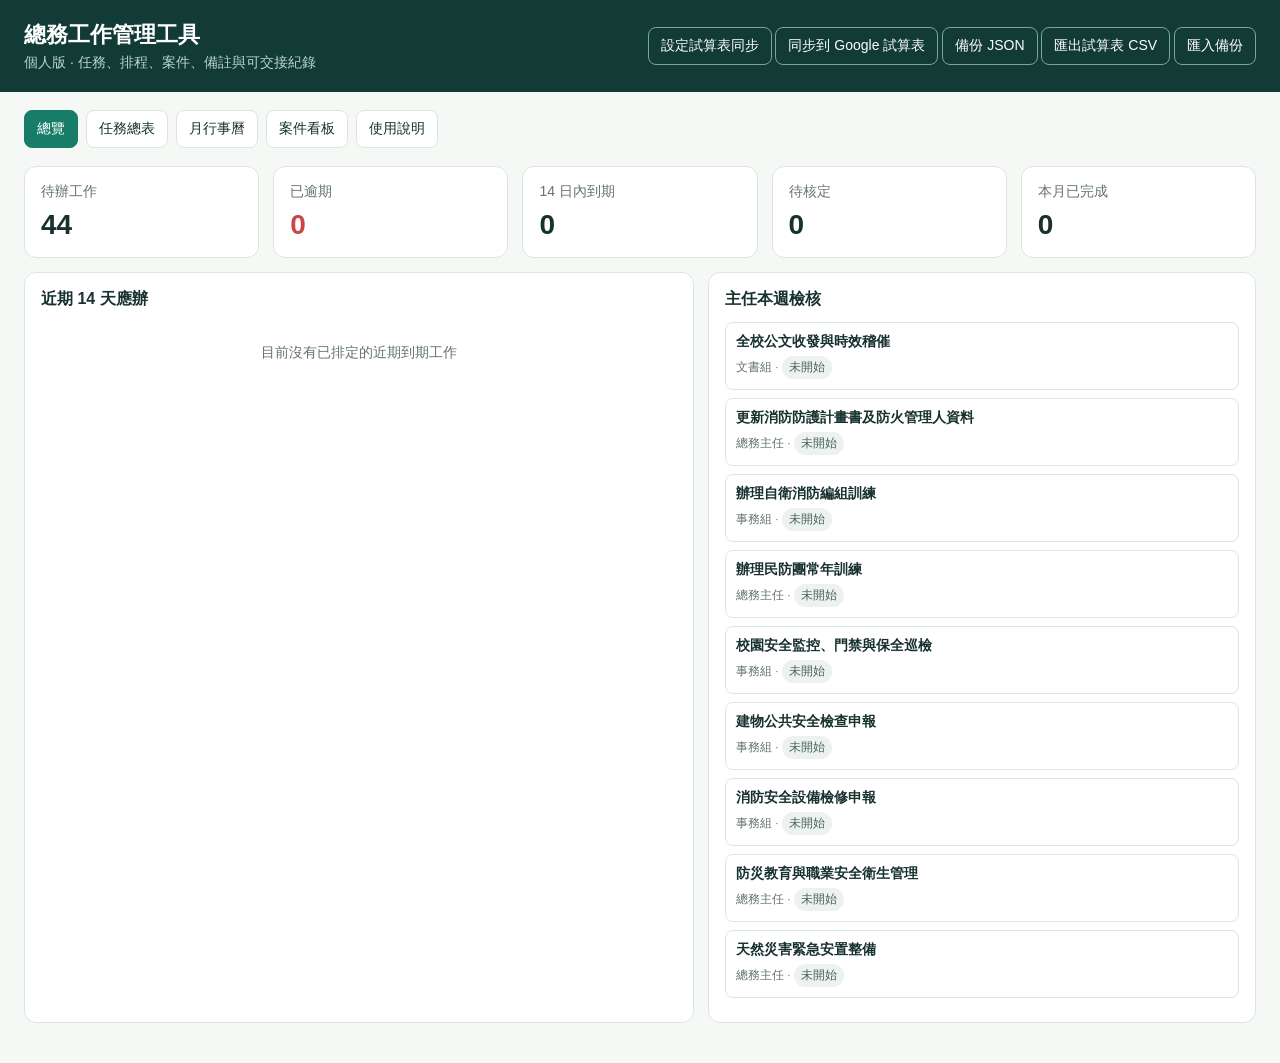
<file: index001.html>
<!doctype html>
<html lang="zh-Hant">
<head>
<meta charset="utf-8"><meta name="viewport" content="width=device-width,initial-scale=1">
<title>總務工作管理工具</title>
<style>
:root{--ink:#17312f;--muted:#64736f;--line:#dce6e1;--paper:#f6f8f5;--card:#fff;--accent:#177d69;--accent2:#dff3eb;--red:#c84848;--amber:#b77516;--blue:#316f9d}*{box-sizing:border-box}body{margin:0;background:var(--paper);color:var(--ink);font-family:-apple-system,BlinkMacSystemFont,"Noto Sans TC","Microsoft JhengHei",sans-serif;font-size:14px}.top{background:#123b36;color:white;padding:20px max(24px,calc((100vw - 1420px)/2));display:flex;justify-content:space-between;gap:16px;align-items:center}.top h1{font-size:22px;margin:0 0 4px}.top p{margin:0;color:#b9d5ca}.tabs{max-width:1420px;margin:18px auto 0;padding:0 24px;display:flex;gap:8px;flex-wrap:wrap}.tab,.button{border:1px solid var(--line);background:white;border-radius:8px;padding:9px 12px;cursor:pointer;font:inherit;color:var(--ink)}.tab.active,.button.primary{background:var(--accent);border-color:var(--accent);color:#fff}.button.ghost{background:transparent;color:white;border-color:#7aa59a}.button.danger{color:var(--red)}main{max-width:1420px;margin:auto;padding:18px 24px 40px}.view{display:none}.view.active{display:block}.grid{display:grid;gap:14px}.metrics{grid-template-columns:repeat(5,1fr)}.metric,.panel{background:var(--card);border:1px solid var(--line);border-radius:12px;padding:16px}.metric b{font-size:28px;display:block;margin-top:8px}.muted{color:var(--muted)}.panel h2{font-size:16px;margin:0 0 12px}.two{grid-template-columns:1.1fr .9fr}.toolbar{display:flex;gap:8px;flex-wrap:wrap;margin-bottom:14px;align-items:center}.toolbar input,.toolbar select,input,select,textarea{font:inherit;border:1px solid #c8d6d0;border-radius:7px;padding:8px;background:white;color:var(--ink)}.toolbar input{min-width:220px}.toolbar .spacer{flex:1}table{width:100%;border-collapse:collapse;background:white;border:1px solid var(--line);border-radius:12px;overflow:hidden}th,td{padding:10px 9px;border-bottom:1px solid var(--line);text-align:left;vertical-align:top}th{background:#edf4f0;font-size:12px;color:#48615a;white-space:nowrap}tr:last-child td{border-bottom:0}tr:hover td{background:#fbfdfc}.click{cursor:pointer}.badge{display:inline-block;padding:3px 7px;border-radius:999px;font-size:12px;background:#edf2f0;color:#47605a;white-space:nowrap}.badge.red{background:#fdeaea;color:#a52d2d}.badge.amber{background:#fff0d7;color:#916010}.badge.green{background:#ddf4e9;color:#12674f}.badge.blue{background:#e4eff7;color:#28618b}.calendar{background:#fff;border:1px solid var(--line);border-radius:12px;overflow:hidden}.cal-head,.weekdays{display:grid;grid-template-columns:repeat(7,1fr)}.cal-head{padding:13px 16px;align-items:center;border-bottom:1px solid var(--line)}.cal-head strong{text-align:center;font-size:16px}.weekdays div{background:#edf4f0;padding:8px;text-align:center;font-size:12px;color:var(--muted)}.days{display:grid;grid-template-columns:repeat(7,1fr)}.day{min-height:112px;border-right:1px solid var(--line);border-bottom:1px solid var(--line);padding:7px}.day:nth-child(7n){border-right:0}.day.off{background:#fafcfb;color:#a5b1ad}.today .num{background:var(--accent);color:#fff}.num{width:24px;height:24px;display:inline-grid;place-items:center;border-radius:50%;font-size:12px}.event{font-size:11px;padding:3px 5px;background:#e4f4ef;border-left:3px solid var(--accent);border-radius:3px;margin-top:4px;white-space:nowrap;overflow:hidden;text-overflow:ellipsis;cursor:pointer}.event.overdue{background:#fde9e9;border-color:var(--red)}.board{display:grid;grid-template-columns:repeat(4,1fr);gap:12px}.column{border:1px solid var(--line);background:#edf4f0;border-radius:12px;padding:10px;min-height:360px}.column h3{margin:2px 3px 10px;font-size:14px}.task-card{background:white;border:1px solid var(--line);border-radius:8px;padding:10px;margin:8px 0;cursor:pointer}.task-card b{display:block;margin-bottom:5px}.task-card small{color:var(--muted)}dialog{width:min(760px,calc(100vw - 30px));border:0;border-radius:14px;padding:0;box-shadow:0 24px 70px #123b3650}dialog::backdrop{background:#123b3650}.dialog-head{padding:16px 20px;background:#123b36;color:white;display:flex;justify-content:space-between;align-items:center}.dialog-head h2{margin:0;font-size:18px}.dialog-body{padding:20px;max-height:78vh;overflow:auto}.form{display:grid;grid-template-columns:repeat(2,1fr);gap:12px}.form label{display:grid;gap:5px;color:#49625b;font-size:12px}.form label.full{grid-column:1/-1}.form textarea{min-height:72px;resize:vertical}.dialog-foot{padding:14px 20px;border-top:1px solid var(--line);display:flex;gap:8px;justify-content:flex-end}.notes{margin-top:12px}.note{border-left:3px solid var(--accent);padding:8px 10px;background:#f4faf7;margin:7px 0}.note time{font-size:11px;color:var(--muted);display:block;margin-top:3px}.empty{padding:22px;text-align:center;color:var(--muted)}.due{color:var(--red);font-weight:600}@media(max-width:900px){.metrics,.two,.board{grid-template-columns:1fr 1fr}.day{min-height:85px}.form{grid-template-columns:1fr}}@media(max-width:580px){.top{padding:16px}.metrics,.two,.board{grid-template-columns:1fr}main,.tabs{padding-left:12px;padding-right:12px}.day{min-height:66px;padding:4px}.event{font-size:9px}.toolbar input{min-width:120px}th:nth-child(3),td:nth-child(3),th:nth-child(6),td:nth-child(6){display:none}}
</style></head>
<body>
<header class="top"><div><h1>總務工作管理工具</h1><p>個人版 · 任務、排程、案件、備註與可交接紀錄</p></div><div><button class="button ghost" id="gasSettings">設定試算表同步</button> <button class="button ghost" id="gasSync">同步到 Google 試算表</button> <button class="button ghost" id="exportJson">備份 JSON</button> <button class="button ghost" id="exportCsv">匯出試算表 CSV</button> <button class="button ghost" id="importBtn">匯入備份</button><input id="importFile" type="file" accept="application/json" hidden></div></header>
<nav class="tabs"><button class="tab active" data-view="dashboard">總覽</button><button class="tab" data-view="tasks">任務總表</button><button class="tab" data-view="calendar">月行事曆</button><button class="tab" data-view="board">案件看板</button><button class="tab" data-view="guide">使用說明</button></nav>
<main>
<section class="view active" id="dashboard"><div class="grid metrics" id="metrics"></div><div class="grid two" style="margin-top:14px"><article class="panel"><h2>近期 14 天應辦</h2><div id="upcoming"></div></article><article class="panel"><h2>主任本週檢核</h2><div id="weeklyCheck"></div></article></div></section>
<section class="view" id="tasks"><div class="toolbar"><input id="search" placeholder="搜尋任務、備註或主責人"><select id="categoryFilter"></select><select id="statusFilter"></select><select id="ownerFilter"></select><span class="spacer"></span><button class="button primary" id="newTask">＋ 新增工作</button></div><div style="overflow:auto"><table><thead><tr><th>工作／案件</th><th>類別</th><th>主責</th><th>期限</th><th>狀態</th><th>頻率</th><th>風險／備註</th></tr></thead><tbody id="taskRows"></tbody></table></div></section>
<section class="view" id="calendar"><div class="toolbar"><button class="button" id="prevMonth">←</button><strong id="monthTitle"></strong><button class="button" id="nextMonth">→</button><span class="spacer"></span><button class="button" id="todayMonth">本月</button></div><div class="calendar"><div class="weekdays"><div>日</div><div>一</div><div>二</div><div>三</div><div>四</div><div>五</div><div>六</div></div><div class="days" id="calendarDays"></div></div></section>
<section class="view" id="board"><p class="muted">點選卡片可更新進度、加註處理過程或調整期限。</p><div class="board" id="kanban"></div></section>
<section class="view" id="guide"><article class="panel"><h2>建議使用方式</h2><ol><li>先在「任務總表」檢查內建工作，刪除不適用項目，為每項補上主責人與實際期限。</li><li>每天看總覽的紅黃燈；每週利用「主任本週檢核」開處務會議。</li><li>採購、工程或修繕案件應建立成獨立任務，並在備註留下簽辦、廠商、會議與驗收的日期紀錄。</li><li>每月底按「匯出試算表 CSV」，上傳或貼到 Google 試算表；每次重大調整前按「備份 JSON」。</li></ol><p class="muted">本版本將資料保存在此瀏覽器。清除瀏覽器資料前請先備份 JSON。Google 試算表即時同步需另行設定 Apps Script 授權，適合在工作流程穩定後再加入。</p></article></section>
</main>
<dialog id="taskDialog"><div class="dialog-head"><h2 id="dialogTitle">新增工作</h2><button class="button" id="closeDialog">關閉</button></div><form id="taskForm"><div class="dialog-body"><input type="hidden" id="taskId"><div class="form"><label class="full">工作名稱*<input id="title" required></label><label>工作類別<select id="category"></select></label><label>主責人<input id="owner" placeholder="例如：總務主任／事務組"></label><label>開始日<input id="startDate" type="date"></label><label>應辦／截止日<input id="dueDate" type="date"></label><label>狀態<select id="status"></select></label><label>頻率<select id="frequency"></select></label><label>優先度<select id="priority"><option>一般</option><option>高</option><option>緊急</option></select></label><label class="full">法規／依據<input id="basis" placeholder="例如：校內 SOP、採購法、消防防護計畫"></label><label class="full">說明／風險提醒<textarea id="description"></textarea></label><label class="full">佐證文件連結<input id="evidence" placeholder="Google Drive、雲端硬碟或校內系統連結"></label></div><div class="notes"><h3>處理紀錄與加註</h3><div id="notesList"></div><div class="toolbar"><input id="newNote" placeholder="新增處理紀錄、交辦事項或提醒…"><button class="button" type="button" id="addNote">加註</button></div></div></div><div class="dialog-foot"><button class="button danger" type="button" id="deleteTask">刪除</button><button class="button primary" type="submit">儲存工作</button></div></form></dialog>
<script>
const KEY='ga-task-manager-v1'; const cats=['主任督導與內控','文書、檔案、印信','校園安全、防災、職安','採購、工程、修繕、驗收','財產、物品、宿舍、場地、車輛','出納與付款','環境、節能、綠美化','人員與活動支援']; const statuses=['未開始','進行中','待核定','已完成']; const freqs=['一次性','每日','每週','每月','每學期','每年'];
const seed=[
['與各處室研商校務發展計畫','主任督導與內控','總務主任','每年'],['研擬總務工作年度計畫','主任督導與內控','總務主任','每年'],['修訂總務章則與標準作業流程','主任督導與內控','總務主任','每年'],['主持處務、工友校警及勞資會議','主任督導與內控','總務主任','每月'],['執行總務處內部控制檢核','主任督導與內控','總務主任','每學期'],['彙整次年資本門工程與設備概算','主任督導與內控','總務主任','每年'],
['全校公文收發與時效稽催','文書、檔案、印信','文書組','每週'],['檢視各單位歸檔、保存年限與存廢登錄','文書、檔案、印信','文書組','每學期'],['檔案銷毀與現行檔案目錄彙送','文書、檔案、印信','文書組','每學期'],['典守與申報學校印信','文書、檔案、印信','文書組','每月'],['彙整校務會議、行政會報紀錄及大事紀','文書、檔案、印信','文書組','每月'],
['更新消防防護計畫書及防火管理人資料','校園安全、防災、職安','總務主任','每年'],['辦理自衛消防編組訓練','校園安全、防災、職安','事務組','每學期'],['辦理民防團常年訓練','校園安全、防災、職安','總務主任','每年'],['校園安全監控、門禁與保全巡檢','校園安全、防災、職安','事務組','每月'],['建物公共安全檢查申報','校園安全、防災、職安','事務組','每年'],['消防安全設備檢修申報','校園安全、防災、職安','事務組','每年'],['防災教育與職業安全衛生管理','校園安全、防災、職安','總務主任','每學期'],['天然災害緊急安置整備','校園安全、防災、職安','總務主任','每年'],
['採購案件分類、金額與招標方式審核','採購、工程、修繕、驗收','總務主任','一次性'],['招標文件與公告內容自我檢核','採購、工程、修繕、驗收','採購承辦','一次性'],['開標、審標、決標及公告期限追蹤','採購、工程、修繕、驗收','採購承辦','一次性'],['採購契約、履約文件及付款資料歸檔','採購、工程、修繕、驗收','採購承辦','一次性'],['工程施工進度、工安與工務會議','採購、工程、修繕、驗收','事務組','每週'],['工程材料檢驗、施工日誌及監工紀錄檢核','採購、工程、修繕、驗收','事務組','每週'],['修繕登記、派工與預算執行情形','採購、工程、修繕、驗收','事務組','每月'],['工程／採購驗收、複驗與結案','採購、工程、修繕、驗收','採購承辦','一次性'],
['非消耗品登記、領用與每月庫存盤點','財產、物品、宿舍、場地、車輛','事務組','每月'],['財產帳與會計核帳及增減表','財產、物品、宿舍、場地、車輛','事務組','每月'],['財產盤點、責任簽認、報廢或變賣','財產、物品、宿舍、場地、車輛','事務組','每年'],['宿舍借用、設備檢修與表冊','財產、物品、宿舍、場地、車輛','事務組','每月'],['場地開放借用、保證金與租金入帳','財產、物品、宿舍、場地、車輛','事務組','每週'],['車輛調派、油料、保養與維修紀錄','財產、物品、宿舍、場地、車輛','事務組','每月'],['鑰匙、冷氣、飲水及用水設備管理','財產、物品、宿舍、場地、車輛','事務組','每月'],
['現金、票據及有價證券保管檢核','出納與付款','出納組','每月'],['廠商付款及傳票收付款作業','出納與付款','出納組','每週'],['代收代辦、保管款調節及收入月報','出納與付款','出納組','每月'],['薪資、退休金與所得稅扣繳申報','出納與付款','出納組','每月'],
['校園環境、廁所、排水與大宗垃圾巡檢','環境、節能、綠美化','事務組','每週'],['校園綠美化、修剪枝條及危株處理','環境、節能、綠美化','事務組','每月'],['水電與能源使用檢討、節能宣導','環境、節能、綠美化','事務組','每月'],['工友職掌、差勤、訓練與考核','人員與活動支援','事務組','每學期'],['校警、技工、工友及約僱人員勞健保協助','人員與活動支援','事務組','每月'],['校內活動、集會會場與交通支援','人員與活動支援','事務組','一次性']];
const today=()=>new Date().toISOString().slice(0,10);const esc=s=>String(s||'').replace(/[&<>"']/g,x=>({'&':'&amp;','<':'&lt;','>':'&gt;','"':'&quot;',"'":'&#39;'}[x]));const id=()=>crypto.randomUUID?crypto.randomUUID():Date.now()+Math.random();
function initial(){return seed.map((x,i)=>({id:id(),title:x[0],category:x[1],owner:x[2],frequency:x[3],status:'未開始',priority:'一般',startDate:'',dueDate:'',basis:'',description:'',evidence:'',notes:[],createdAt:Date.now()+i}));}let tasks=JSON.parse(localStorage.getItem(KEY)||'null')||initial();let month=new Date();let current=null;function save(){localStorage.setItem(KEY,JSON.stringify(tasks));render();}
function tag(s){let c=s==='已完成'?'green':s==='進行中'?'blue':s==='待核定'?'amber':'';return `<span class="badge ${c}">${esc(s)}</span>`}function dueClass(t){if(!t.dueDate||t.status==='已完成')return '';return t.dueDate<today()?'red':(new Date(t.dueDate)-new Date(today())<86400000*14?'amber':'');}
function setOptions(el,vals,all){el.innerHTML=(all?`<option value="">${all}</option>`:'')+vals.map(v=>`<option>${v}</option>`).join('')};setOptions(category,cats);setOptions(status,statuses);setOptions(frequency,freqs);setOptions(categoryFilter,cats,'全部類別');setOptions(statusFilter,statuses,'全部狀態');
function filtered(){let q=search.value.trim().toLowerCase(),o=ownerFilter.value;return tasks.filter(t=>(!q||[t.title,t.owner,t.description,...t.notes.map(n=>n.text)].join(' ').toLowerCase().includes(q))&&(!categoryFilter.value||t.category===categoryFilter.value)&&(!statusFilter.value||t.status===statusFilter.value)&&(!o||t.owner===o));}
function renderFilters(){let val=ownerFilter.value,owners=[...new Set(tasks.map(t=>t.owner).filter(Boolean))].sort();setOptions(ownerFilter,owners,'全部主責');ownerFilter.value=owners.includes(val)?val:''}
function render(){renderFilters();let list=filtered();taskRows.innerHTML=list.length?list.sort((a,b)=>(a.dueDate||'9999').localeCompare(b.dueDate||'9999')).map(t=>`<tr class="click" data-id="${t.id}"><td><b>${esc(t.title)}</b><br><small class="muted">${esc(t.basis||'未填依據')}</small></td><td>${esc(t.category)}</td><td>${esc(t.owner||'未指派')}</td><td class="${dueClass(t)}">${t.dueDate||'未排定'}</td><td>${tag(t.status)}</td><td>${esc(t.frequency)}</td><td>${esc(t.description||t.notes.at(-1)?.text||'—').slice(0,52)}</td></tr>`).join(''):`<tr><td colspan="7" class="empty">沒有符合條件的工作</td></tr>`;renderDash();renderCalendar();renderBoard();}
function renderDash(){let open=tasks.filter(t=>t.status!=='已完成'),over=open.filter(t=>t.dueDate&&t.dueDate<today()),soon=open.filter(t=>t.dueDate&&t.dueDate>=today()&&new Date(t.dueDate)-new Date(today())<86400000*14),pending=open.filter(t=>t.status==='待核定');metrics.innerHTML=[['待辦工作',open.length,''],['已逾期',over.length,'red'],['14 日內到期',soon.length,'amber'],['待核定',pending.length,'amber'],['本月已完成',tasks.filter(t=>t.status==='已完成'&&t.updatedAt&&new Date(t.updatedAt).getMonth()===new Date().getMonth()).length,'green']].map(x=>`<article class="metric"><span class="muted">${x[0]}</span><b class="${x[2]==='red'?'due':''}">${x[1]}</b></article>`).join('');let show=[...over,...soon].sort((a,b)=>a.dueDate.localeCompare(b.dueDate));upcoming.innerHTML=show.length?show.slice(0,10).map(t=>`<div class="task-card" data-id="${t.id}"><b>${esc(t.title)}</b><small class="${dueClass(t)}">${t.dueDate} · ${esc(t.owner||'未指派')}</small></div>`).join(''):'<div class="empty">目前沒有已排定的近期到期工作</div>';let week=tasks.filter(t=>t.frequency==='每週'||t.category==='校園安全、防災、職安').slice(0,9);weeklyCheck.innerHTML=week.map(t=>`<div class="task-card" data-id="${t.id}"><b>${esc(t.title)}</b><small>${esc(t.owner||'請指派')} · ${tag(t.status)}</small></div>`).join('');}
function renderCalendar(){let y=month.getFullYear(),m=month.getMonth();monthTitle.textContent=`${y} 年 ${m+1} 月`;let first=new Date(y,m,1),start=new Date(y,m,1-first.getDay());calendarDays.innerHTML=Array.from({length:42},(_,i)=>{let d=new Date(start);d.setDate(start.getDate()+i);let ds=d.toISOString().slice(0,10),ev=tasks.filter(t=>t.dueDate===ds);return `<div class="day ${d.getMonth()!==m?'off':''} ${ds===today()?'today':''}"><span class="num">${d.getDate()}</span>${ev.slice(0,3).map(t=>`<div class="event ${dueClass(t)==='red'?'overdue':''}" data-id="${t.id}" title="${esc(t.title)}">${esc(t.title)}</div>`).join('')}${ev.length>3?`<div class="muted">＋${ev.length-3} 件</div>`:''}</div>`}).join('')}
function renderBoard(){kanban.innerHTML=statuses.map(s=>`<section class="column"><h3>${s} <span class="badge">${tasks.filter(t=>t.status===s).length}</span></h3>${tasks.filter(t=>t.status===s).sort((a,b)=>(a.dueDate||'9999').localeCompare(b.dueDate||'9999')).map(t=>`<div class="task-card" data-id="${t.id}"><b>${esc(t.title)}</b><small>${t.dueDate?`期限：${t.dueDate}`:'未排期限'}<br>${esc(t.owner||'未指派')}</small></div>`).join('')}</section>`).join('')}
function openTask(t){current=t||null;dialogTitle.textContent=t?'編輯工作與處理紀錄':'新增工作';taskId.value=t?.id||'';title.value=t?.title||'';category.value=t?.category||cats[0];owner.value=t?.owner||'';startDate.value=t?.startDate||'';dueDate.value=t?.dueDate||'';status.value=t?.status||statuses[0];frequency.value=t?.frequency||freqs[0];priority.value=t?.priority||'一般';basis.value=t?.basis||'';description.value=t?.description||'';evidence.value=t?.evidence||'';newNote.value='';notesList.innerHTML=(t?.notes||[]).map(n=>`<div class="note">${esc(n.text)}<time>${new Date(n.at).toLocaleString('zh-TW')}</time></div>`).join('')||'<p class="muted">尚無處理紀錄。請將重要聯繫、簽辦、會議或交辦事項逐筆加註。</p>';deleteTask.style.display=t?'block':'none';taskDialog.showModal();}
taskForm.addEventListener('submit',e=>{e.preventDefault();let old=tasks.find(t=>t.id===taskId.value);let t={...(old||{id:id(),notes:[],createdAt:Date.now()}),title:title.value,category:category.value,owner:owner.value,startDate:startDate.value,dueDate:dueDate.value,status:status.value,frequency:frequency.value,priority:priority.value,basis:basis.value,description:description.value,evidence:evidence.value,updatedAt:Date.now()};if(old)Object.assign(old,t);else tasks.push(t);taskDialog.close();save()});addNote.onclick=()=>{if(!current||!newNote.value.trim())return;current.notes.push({text:newNote.value.trim(),at:Date.now()});current.updatedAt=Date.now();newNote.value='';save();openTask(current)};deleteTask.onclick=()=>{if(current&&confirm(`確定刪除「${current.title}」？`)){tasks=tasks.filter(t=>t.id!==current.id);taskDialog.close();save()}};closeDialog.onclick=()=>taskDialog.close();newTask.onclick=()=>openTask();
document.addEventListener('click',e=>{let el=e.target.closest('[data-id]');if(el){let t=tasks.find(x=>x.id===el.dataset.id);if(t)openTask(t)}});[search,categoryFilter,statusFilter,ownerFilter].forEach(e=>e.addEventListener('input',render));document.querySelectorAll('.tab').forEach(b=>b.onclick=()=>{document.querySelectorAll('.tab,.view').forEach(x=>x.classList.remove('active'));b.classList.add('active');document.getElementById(b.dataset.view).classList.add('active')});prevMonth.onclick=()=>{month.setMonth(month.getMonth()-1);renderCalendar()};nextMonth.onclick=()=>{month.setMonth(month.getMonth()+1);renderCalendar()};todayMonth.onclick=()=>{month=new Date();renderCalendar()};
function download(name,content,type){let a=document.createElement('a');a.href=URL.createObjectURL(new Blob([content],{type}));a.download=name;a.click();URL.revokeObjectURL(a.href)}exportJson.onclick=()=>download(`總務工作備份_${today()}.json`,JSON.stringify(tasks,null,2),'application/json');exportCsv.onclick=()=>{let h=['工作名稱','類別','主責人','開始日','截止日','狀態','頻率','優先度','法規依據','說明備註','佐證連結','處理紀錄'];let q=v=>'"'+String(v||'').replaceAll('"','""')+'"';let rows=tasks.map(t=>[t.title,t.category,t.owner,t.startDate,t.dueDate,t.status,t.frequency,t.priority,t.basis,t.description,t.evidence,t.notes.map(n=>`${new Date(n.at).toLocaleDateString('zh-TW')}：${n.text}`).join('\n')]);download(`總務工作主檔_${today()}.csv`,'\uFEFF'+[h,...rows].map(r=>r.map(q).join(',')).join('\n'),'text/csv;charset=utf-8')};
const GAS_KEY='ga-gas-config-v1';function configureGas(){let c=JSON.parse(localStorage.getItem(GAS_KEY)||'{}'),url=prompt('貼上 Apps Script Web App 的 /exec 網址：',c.url||'');if(url===null)return;let apiKey=prompt('貼上 Apps Script 的 SYNC_KEY（只存於這台電腦的瀏覽器）：',c.apiKey||'');if(apiKey===null)return;localStorage.setItem(GAS_KEY,JSON.stringify({url:url.trim(),apiKey:apiKey.trim()}));alert('同步設定已儲存。')};gasSettings.onclick=configureGas;gasSync.onclick=async()=>{let c=JSON.parse(localStorage.getItem(GAS_KEY)||'{}');if(!c.url||!c.apiKey){configureGas();c=JSON.parse(localStorage.getItem(GAS_KEY)||'{}');if(!c.url||!c.apiKey)return}try{await fetch(c.url,{method:'POST',mode:'no-cors',headers:{'Content-Type':'text/plain;charset=utf-8'},body:JSON.stringify({action:'sync',apiKey:c.apiKey,tasks})});alert('同步請求已送出。請到 Google 試算表的「同步紀錄」確認結果。')}catch(e){alert('無法送出同步請求：'+e.message)}};
importBtn.onclick=()=>importFile.click();importFile.onchange=async()=>{try{let x=JSON.parse(await importFile.files[0].text());if(!Array.isArray(x))throw 0;if(confirm('匯入會覆蓋目前資料，是否繼續？')){tasks=x;save()}}catch{alert('檔案格式不正確，請選擇本工具匯出的 JSON 備份檔。')}importFile.value=''};render();
</script></body></html>
</file>
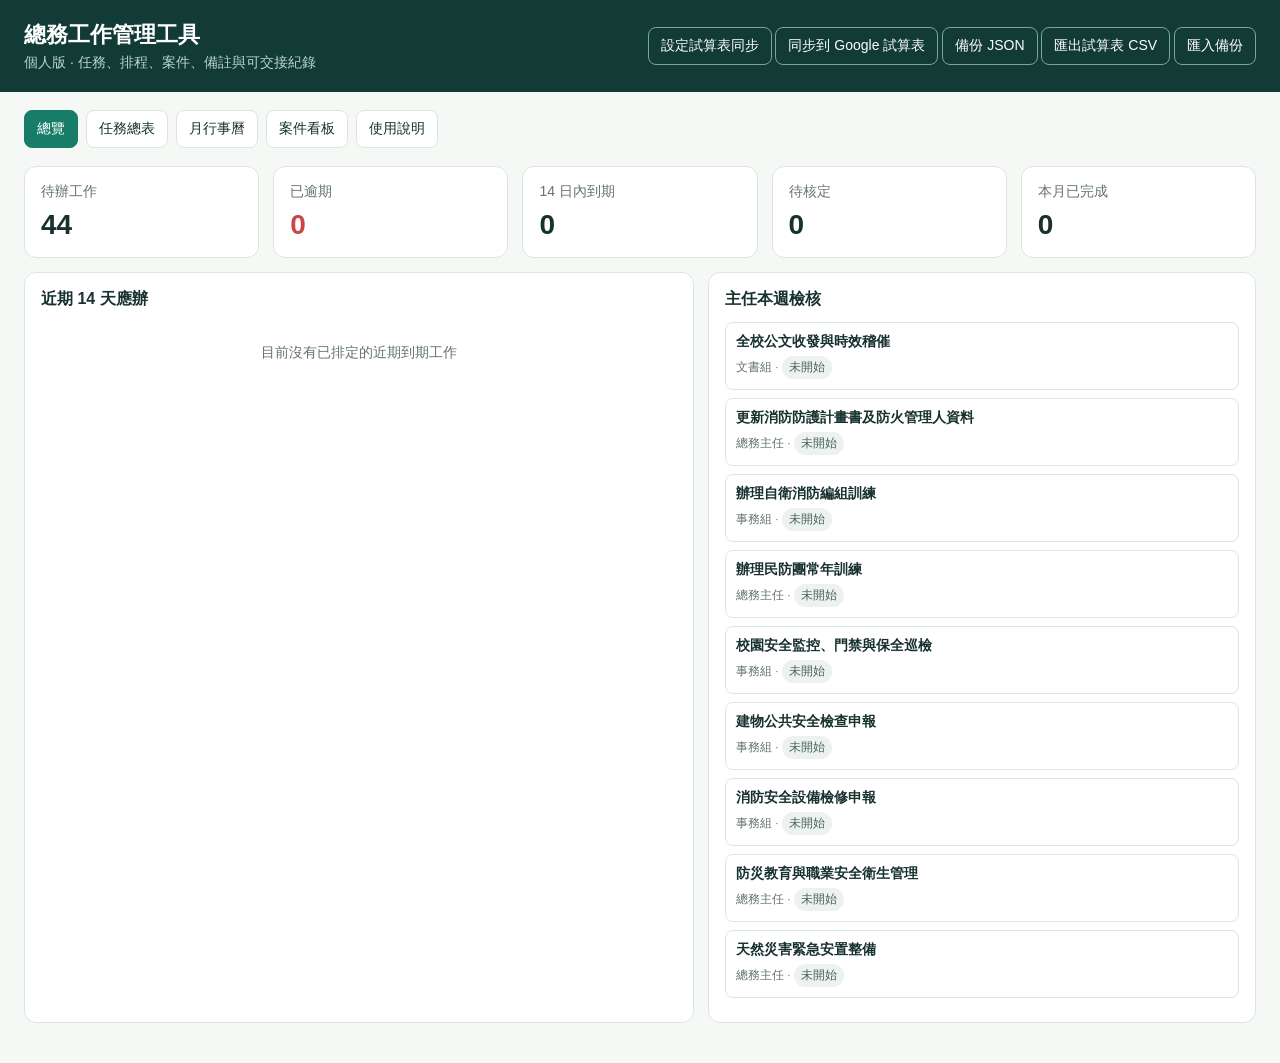
<file: index002.html>
<!doctype html>
<html lang="zh-Hant">
<head>
<meta charset="utf-8"><meta name="viewport" content="width=device-width,initial-scale=1">
<title>總務工作管理工具</title>
<style>
:root{--ink:#17312f;--muted:#64736f;--line:#dce6e1;--paper:#f6f8f5;--card:#fff;--accent:#177d69;--accent2:#dff3eb;--red:#c84848;--amber:#b77516;--blue:#316f9d}*{box-sizing:border-box}body{margin:0;background:var(--paper);color:var(--ink);font-family:-apple-system,BlinkMacSystemFont,"Noto Sans TC","Microsoft JhengHei",sans-serif;font-size:14px}.top{background:#123b36;color:white;padding:20px max(24px,calc((100vw - 1420px)/2));display:flex;justify-content:space-between;gap:16px;align-items:center}.top h1{font-size:22px;margin:0 0 4px}.top p{margin:0;color:#b9d5ca}.tabs{max-width:1420px;margin:18px auto 0;padding:0 24px;display:flex;gap:8px;flex-wrap:wrap}.tab,.button{border:1px solid var(--line);background:white;border-radius:8px;padding:9px 12px;cursor:pointer;font:inherit;color:var(--ink)}.tab.active,.button.primary{background:var(--accent);border-color:var(--accent);color:#fff}.button.ghost{background:transparent;color:white;border-color:#7aa59a}.button.danger{color:var(--red)}main{max-width:1420px;margin:auto;padding:18px 24px 40px}.view{display:none}.view.active{display:block}.grid{display:grid;gap:14px}.metrics{grid-template-columns:repeat(5,1fr)}.metric,.panel{background:var(--card);border:1px solid var(--line);border-radius:12px;padding:16px}.metric b{font-size:28px;display:block;margin-top:8px}.muted{color:var(--muted)}.panel h2{font-size:16px;margin:0 0 12px}.two{grid-template-columns:1.1fr .9fr}.toolbar{display:flex;gap:8px;flex-wrap:wrap;margin-bottom:14px;align-items:center}.toolbar input,.toolbar select,input,select,textarea{font:inherit;border:1px solid #c8d6d0;border-radius:7px;padding:8px;background:white;color:var(--ink)}.toolbar input{min-width:220px}.toolbar .spacer{flex:1}table{width:100%;border-collapse:collapse;background:white;border:1px solid var(--line);border-radius:12px;overflow:hidden}th,td{padding:10px 9px;border-bottom:1px solid var(--line);text-align:left;vertical-align:top}th{background:#edf4f0;font-size:12px;color:#48615a;white-space:nowrap}tr:last-child td{border-bottom:0}tr:hover td{background:#fbfdfc}.click{cursor:pointer}.badge{display:inline-block;padding:3px 7px;border-radius:999px;font-size:12px;background:#edf2f0;color:#47605a;white-space:nowrap}.badge.red{background:#fdeaea;color:#a52d2d}.badge.amber{background:#fff0d7;color:#916010}.badge.green{background:#ddf4e9;color:#12674f}.badge.blue{background:#e4eff7;color:#28618b}.calendar{background:#fff;border:1px solid var(--line);border-radius:12px;overflow:hidden}.cal-head,.weekdays{display:grid;grid-template-columns:repeat(7,1fr)}.cal-head{padding:13px 16px;align-items:center;border-bottom:1px solid var(--line)}.cal-head strong{text-align:center;font-size:16px}.weekdays div{background:#edf4f0;padding:8px;text-align:center;font-size:12px;color:var(--muted)}.days{display:grid;grid-template-columns:repeat(7,1fr)}.day{min-height:112px;border-right:1px solid var(--line);border-bottom:1px solid var(--line);padding:7px}.day:nth-child(7n){border-right:0}.day.off{background:#fafcfb;color:#a5b1ad}.today .num{background:var(--accent);color:#fff}.num{width:24px;height:24px;display:inline-grid;place-items:center;border-radius:50%;font-size:12px}.event{font-size:11px;padding:3px 5px;background:#e4f4ef;border-left:3px solid var(--accent);border-radius:3px;margin-top:4px;white-space:nowrap;overflow:hidden;text-overflow:ellipsis;cursor:pointer}.event.overdue{background:#fde9e9;border-color:var(--red)}.board{display:grid;grid-template-columns:repeat(4,1fr);gap:12px}.column{border:1px solid var(--line);background:#edf4f0;border-radius:12px;padding:10px;min-height:360px}.column h3{margin:2px 3px 10px;font-size:14px}.task-card{background:white;border:1px solid var(--line);border-radius:8px;padding:10px;margin:8px 0;cursor:pointer}.task-card b{display:block;margin-bottom:5px}.task-card small{color:var(--muted)}dialog{width:min(760px,calc(100vw - 30px));border:0;border-radius:14px;padding:0;box-shadow:0 24px 70px #123b3650}dialog::backdrop{background:#123b3650}.dialog-head{padding:16px 20px;background:#123b36;color:white;display:flex;justify-content:space-between;align-items:center}.dialog-head h2{margin:0;font-size:18px}.dialog-body{padding:20px;max-height:78vh;overflow:auto}.form{display:grid;grid-template-columns:repeat(2,1fr);gap:12px}.form label{display:grid;gap:5px;color:#49625b;font-size:12px}.form label.full{grid-column:1/-1}.form textarea{min-height:72px;resize:vertical}.dialog-foot{padding:14px 20px;border-top:1px solid var(--line);display:flex;gap:8px;justify-content:flex-end}.notes{margin-top:12px}.note{border-left:3px solid var(--accent);padding:8px 10px;background:#f4faf7;margin:7px 0}.note time{font-size:11px;color:var(--muted);display:block;margin-top:3px}.empty{padding:22px;text-align:center;color:var(--muted)}.due{color:var(--red);font-weight:600}@media(max-width:900px){.metrics,.two,.board{grid-template-columns:1fr 1fr}.day{min-height:85px}.form{grid-template-columns:1fr}}@media(max-width:580px){.top{padding:16px}.metrics,.two,.board{grid-template-columns:1fr}main,.tabs{padding-left:12px;padding-right:12px}.day{min-height:66px;padding:4px}.event{font-size:9px}.toolbar input{min-width:120px}th:nth-child(3),td:nth-child(3),th:nth-child(6),td:nth-child(6){display:none}}
</style></head>
<body>
<header class="top"><div><h1>總務工作管理工具</h1><p>個人版 · 任務、排程、案件、備註與可交接紀錄</p></div><div><button class="button ghost" id="gasSettings">設定試算表同步</button> <button class="button ghost" id="gasSync">同步到 Google 試算表</button> <button class="button ghost" id="exportJson">備份 JSON</button> <button class="button ghost" id="exportCsv">匯出試算表 CSV</button> <button class="button ghost" id="importBtn">匯入備份</button><input id="importFile" type="file" accept="application/json" hidden></div></header>
<nav class="tabs"><button class="tab active" data-view="dashboard">總覽</button><button class="tab" data-view="tasks">任務總表</button><button class="tab" data-view="calendar">月行事曆</button><button class="tab" data-view="board">案件看板</button><button class="tab" data-view="guide">使用說明</button></nav>
<main>
<section class="view active" id="dashboard"><div class="grid metrics" id="metrics"></div><div class="grid two" style="margin-top:14px"><article class="panel"><h2>近期 14 天應辦</h2><div id="upcoming"></div></article><article class="panel"><h2>主任本週檢核</h2><div id="weeklyCheck"></div></article></div></section>
<section class="view" id="tasks"><div class="toolbar"><input id="search" placeholder="搜尋任務、備註或主責人"><select id="categoryFilter"></select><select id="statusFilter"></select><select id="ownerFilter"></select><span class="spacer"></span><button class="button primary" id="newTask">＋ 新增工作</button></div><div style="overflow:auto"><table><thead><tr><th>工作／案件</th><th>類別</th><th>主責</th><th>期限</th><th>狀態</th><th>頻率</th><th>風險／備註</th></tr></thead><tbody id="taskRows"></tbody></table></div></section>
<section class="view" id="calendar"><div class="toolbar"><button class="button" id="prevMonth">←</button><strong id="monthTitle"></strong><button class="button" id="nextMonth">→</button><span class="spacer"></span><button class="button" id="todayMonth">本月</button></div><div class="calendar"><div class="weekdays"><div>日</div><div>一</div><div>二</div><div>三</div><div>四</div><div>五</div><div>六</div></div><div class="days" id="calendarDays"></div></div></section>
<section class="view" id="board"><p class="muted">點選卡片可更新進度、加註處理過程或調整期限。</p><div class="board" id="kanban"></div></section>
<section class="view" id="guide"><article class="panel"><h2>建議使用方式</h2><ol><li>先在「任務總表」檢查內建工作，刪除不適用項目，為每項補上主責人與實際期限。</li><li>每天看總覽的紅黃燈；每週利用「主任本週檢核」開處務會議。</li><li>採購、工程或修繕案件應建立成獨立任務，並在備註留下簽辦、廠商、會議與驗收的日期紀錄。</li><li>每月底按「匯出試算表 CSV」，上傳或貼到 Google 試算表；每次重大調整前按「備份 JSON」。</li></ol><p class="muted">本版本將資料保存在此瀏覽器。清除瀏覽器資料前請先備份 JSON。Google 試算表即時同步需另行設定 Apps Script 授權，適合在工作流程穩定後再加入。</p></article></section>
</main>
<dialog id="taskDialog"><div class="dialog-head"><h2 id="dialogTitle">新增工作</h2><button class="button" id="closeDialog">關閉</button></div><form id="taskForm"><div class="dialog-body"><input type="hidden" id="taskId"><div class="form"><label class="full">工作名稱*<input id="title" required></label><label>工作類別<select id="category"></select></label><label>主責人<input id="owner" placeholder="例如：總務主任／事務組"></label><label>開始日<input id="startDate" type="date"></label><label>應辦／截止日<input id="dueDate" type="date"></label><label>狀態<select id="status"></select></label><label>頻率<select id="frequency"></select></label><label>優先度<select id="priority"><option>一般</option><option>高</option><option>緊急</option></select></label><label class="full">法規／依據<input id="basis" placeholder="例如：校內 SOP、採購法、消防防護計畫"></label><label class="full">說明／風險提醒<textarea id="description"></textarea></label><label class="full">佐證文件連結<input id="evidence" placeholder="Google Drive、雲端硬碟或校內系統連結"></label></div><div class="notes"><h3>處理紀錄與加註</h3><div id="notesList"></div><div class="toolbar"><input id="newNote" placeholder="新增處理紀錄、交辦事項或提醒…"><button class="button" type="button" id="addNote">加註</button></div></div></div><div class="dialog-foot"><button class="button danger" type="button" id="deleteTask">刪除</button><button class="button primary" type="submit">儲存工作</button></div></form></dialog>
<script>
const KEY='ga-task-manager-v1'; const cats=['主任督導與內控','文書、檔案、印信','校園安全、防災、職安','採購、工程、修繕、驗收','財產、物品、宿舍、場地、車輛','出納與付款','環境、節能、綠美化','人員與活動支援']; const statuses=['未開始','進行中','待核定','已完成']; const freqs=['一次性','每日','每週','每月','每學期','每年'];
const seed=[
['與各處室研商校務發展計畫','主任督導與內控','總務主任','每年'],['研擬總務工作年度計畫','主任督導與內控','總務主任','每年'],['修訂總務章則與標準作業流程','主任督導與內控','總務主任','每年'],['主持處務、工友校警及勞資會議','主任督導與內控','總務主任','每月'],['執行總務處內部控制檢核','主任督導與內控','總務主任','每學期'],['彙整次年資本門工程與設備概算','主任督導與內控','總務主任','每年'],
['全校公文收發與時效稽催','文書、檔案、印信','文書組','每週'],['檢視各單位歸檔、保存年限與存廢登錄','文書、檔案、印信','文書組','每學期'],['檔案銷毀與現行檔案目錄彙送','文書、檔案、印信','文書組','每學期'],['典守與申報學校印信','文書、檔案、印信','文書組','每月'],['彙整校務會議、行政會報紀錄及大事紀','文書、檔案、印信','文書組','每月'],
['更新消防防護計畫書及防火管理人資料','校園安全、防災、職安','總務主任','每年'],['辦理自衛消防編組訓練','校園安全、防災、職安','事務組','每學期'],['辦理民防團常年訓練','校園安全、防災、職安','總務主任','每年'],['校園安全監控、門禁與保全巡檢','校園安全、防災、職安','事務組','每月'],['建物公共安全檢查申報','校園安全、防災、職安','事務組','每年'],['消防安全設備檢修申報','校園安全、防災、職安','事務組','每年'],['防災教育與職業安全衛生管理','校園安全、防災、職安','總務主任','每學期'],['天然災害緊急安置整備','校園安全、防災、職安','總務主任','每年'],
['採購案件分類、金額與招標方式審核','採購、工程、修繕、驗收','總務主任','一次性'],['招標文件與公告內容自我檢核','採購、工程、修繕、驗收','採購承辦','一次性'],['開標、審標、決標及公告期限追蹤','採購、工程、修繕、驗收','採購承辦','一次性'],['採購契約、履約文件及付款資料歸檔','採購、工程、修繕、驗收','採購承辦','一次性'],['工程施工進度、工安與工務會議','採購、工程、修繕、驗收','事務組','每週'],['工程材料檢驗、施工日誌及監工紀錄檢核','採購、工程、修繕、驗收','事務組','每週'],['修繕登記、派工與預算執行情形','採購、工程、修繕、驗收','事務組','每月'],['工程／採購驗收、複驗與結案','採購、工程、修繕、驗收','採購承辦','一次性'],
['非消耗品登記、領用與每月庫存盤點','財產、物品、宿舍、場地、車輛','事務組','每月'],['財產帳與會計核帳及增減表','財產、物品、宿舍、場地、車輛','事務組','每月'],['財產盤點、責任簽認、報廢或變賣','財產、物品、宿舍、場地、車輛','事務組','每年'],['宿舍借用、設備檢修與表冊','財產、物品、宿舍、場地、車輛','事務組','每月'],['場地開放借用、保證金與租金入帳','財產、物品、宿舍、場地、車輛','事務組','每週'],['車輛調派、油料、保養與維修紀錄','財產、物品、宿舍、場地、車輛','事務組','每月'],['鑰匙、冷氣、飲水及用水設備管理','財產、物品、宿舍、場地、車輛','事務組','每月'],
['現金、票據及有價證券保管檢核','出納與付款','出納組','每月'],['廠商付款及傳票收付款作業','出納與付款','出納組','每週'],['代收代辦、保管款調節及收入月報','出納與付款','出納組','每月'],['薪資、退休金與所得稅扣繳申報','出納與付款','出納組','每月'],
['校園環境、廁所、排水與大宗垃圾巡檢','環境、節能、綠美化','事務組','每週'],['校園綠美化、修剪枝條及危株處理','環境、節能、綠美化','事務組','每月'],['水電與能源使用檢討、節能宣導','環境、節能、綠美化','事務組','每月'],['工友職掌、差勤、訓練與考核','人員與活動支援','事務組','每學期'],['校警、技工、工友及約僱人員勞健保協助','人員與活動支援','事務組','每月'],['校內活動、集會會場與交通支援','人員與活動支援','事務組','一次性']];
const today=()=>new Date().toISOString().slice(0,10);const esc=s=>String(s||'').replace(/[&<>"']/g,x=>({'&':'&amp;','<':'&lt;','>':'&gt;','"':'&quot;',"'":'&#39;'}[x]));const id=()=>crypto.randomUUID?crypto.randomUUID():Date.now()+Math.random();
function initial(){return seed.map((x,i)=>({id:id(),title:x[0],category:x[1],owner:x[2],frequency:x[3],status:'未開始',priority:'一般',startDate:'',dueDate:'',basis:'',description:'',evidence:'',notes:[],createdAt:Date.now()+i}));}let tasks=JSON.parse(localStorage.getItem(KEY)||'null')||initial();let month=new Date();let current=null;function save(){localStorage.setItem(KEY,JSON.stringify(tasks));render();}
function tag(s){let c=s==='已完成'?'green':s==='進行中'?'blue':s==='待核定'?'amber':'';return `<span class="badge ${c}">${esc(s)}</span>`}function dueClass(t){if(!t.dueDate||t.status==='已完成')return '';return t.dueDate<today()?'red':(new Date(t.dueDate)-new Date(today())<86400000*14?'amber':'');}
function setOptions(el,vals,all){el.innerHTML=(all?`<option value="">${all}</option>`:'')+vals.map(v=>`<option>${v}</option>`).join('')};setOptions(category,cats);setOptions(status,statuses);setOptions(frequency,freqs);setOptions(categoryFilter,cats,'全部類別');setOptions(statusFilter,statuses,'全部狀態');
function filtered(){let q=search.value.trim().toLowerCase(),o=ownerFilter.value;return tasks.filter(t=>(!q||[t.title,t.owner,t.description,...t.notes.map(n=>n.text)].join(' ').toLowerCase().includes(q))&&(!categoryFilter.value||t.category===categoryFilter.value)&&(!statusFilter.value||t.status===statusFilter.value)&&(!o||t.owner===o));}
function renderFilters(){let val=ownerFilter.value,owners=[...new Set(tasks.map(t=>t.owner).filter(Boolean))].sort();setOptions(ownerFilter,owners,'全部主責');ownerFilter.value=owners.includes(val)?val:''}
function render(){renderFilters();let list=filtered();taskRows.innerHTML=list.length?list.sort((a,b)=>(a.dueDate||'9999').localeCompare(b.dueDate||'9999')).map(t=>`<tr class="click" data-id="${t.id}"><td><b>${esc(t.title)}</b><br><small class="muted">${esc(t.basis||'未填依據')}</small></td><td>${esc(t.category)}</td><td>${esc(t.owner||'未指派')}</td><td class="${dueClass(t)}">${t.dueDate||'未排定'}</td><td>${tag(t.status)}</td><td>${esc(t.frequency)}</td><td>${esc(t.description||t.notes.at(-1)?.text||'—').slice(0,52)}</td></tr>`).join(''):`<tr><td colspan="7" class="empty">沒有符合條件的工作</td></tr>`;renderDash();renderCalendar();renderBoard();}
function renderDash(){let open=tasks.filter(t=>t.status!=='已完成'),over=open.filter(t=>t.dueDate&&t.dueDate<today()),soon=open.filter(t=>t.dueDate&&t.dueDate>=today()&&new Date(t.dueDate)-new Date(today())<86400000*14),pending=open.filter(t=>t.status==='待核定');metrics.innerHTML=[['待辦工作',open.length,''],['已逾期',over.length,'red'],['14 日內到期',soon.length,'amber'],['待核定',pending.length,'amber'],['本月已完成',tasks.filter(t=>t.status==='已完成'&&t.updatedAt&&new Date(t.updatedAt).getMonth()===new Date().getMonth()).length,'green']].map(x=>`<article class="metric"><span class="muted">${x[0]}</span><b class="${x[2]==='red'?'due':''}">${x[1]}</b></article>`).join('');let show=[...over,...soon].sort((a,b)=>a.dueDate.localeCompare(b.dueDate));upcoming.innerHTML=show.length?show.slice(0,10).map(t=>`<div class="task-card" data-id="${t.id}"><b>${esc(t.title)}</b><small class="${dueClass(t)}">${t.dueDate} · ${esc(t.owner||'未指派')}</small></div>`).join(''):'<div class="empty">目前沒有已排定的近期到期工作</div>';let week=tasks.filter(t=>t.frequency==='每週'||t.category==='校園安全、防災、職安').slice(0,9);weeklyCheck.innerHTML=week.map(t=>`<div class="task-card" data-id="${t.id}"><b>${esc(t.title)}</b><small>${esc(t.owner||'請指派')} · ${tag(t.status)}</small></div>`).join('');}
function renderCalendar(){let y=month.getFullYear(),m=month.getMonth();monthTitle.textContent=`${y} 年 ${m+1} 月`;let first=new Date(y,m,1),start=new Date(y,m,1-first.getDay());calendarDays.innerHTML=Array.from({length:42},(_,i)=>{let d=new Date(start);d.setDate(start.getDate()+i);let ds=d.toISOString().slice(0,10),ev=tasks.filter(t=>t.dueDate===ds);return `<div class="day ${d.getMonth()!==m?'off':''} ${ds===today()?'today':''}"><span class="num">${d.getDate()}</span>${ev.slice(0,3).map(t=>`<div class="event ${dueClass(t)==='red'?'overdue':''}" data-id="${t.id}" title="${esc(t.title)}">${esc(t.title)}</div>`).join('')}${ev.length>3?`<div class="muted">＋${ev.length-3} 件</div>`:''}</div>`}).join('')}
function renderBoard(){kanban.innerHTML=statuses.map(s=>`<section class="column"><h3>${s} <span class="badge">${tasks.filter(t=>t.status===s).length}</span></h3>${tasks.filter(t=>t.status===s).sort((a,b)=>(a.dueDate||'9999').localeCompare(b.dueDate||'9999')).map(t=>`<div class="task-card" data-id="${t.id}"><b>${esc(t.title)}</b><small>${t.dueDate?`期限：${t.dueDate}`:'未排期限'}<br>${esc(t.owner||'未指派')}</small></div>`).join('')}</section>`).join('')}
function openTask(t){current=t||null;dialogTitle.textContent=t?'編輯工作與處理紀錄':'新增工作';taskId.value=t?.id||'';title.value=t?.title||'';category.value=t?.category||cats[0];owner.value=t?.owner||'';startDate.value=t?.startDate||'';dueDate.value=t?.dueDate||'';status.value=t?.status||statuses[0];frequency.value=t?.frequency||freqs[0];priority.value=t?.priority||'一般';basis.value=t?.basis||'';description.value=t?.description||'';evidence.value=t?.evidence||'';newNote.value='';notesList.innerHTML=(t?.notes||[]).map(n=>`<div class="note">${esc(n.text)}<time>${new Date(n.at).toLocaleString('zh-TW')}</time></div>`).join('')||'<p class="muted">尚無處理紀錄。請將重要聯繫、簽辦、會議或交辦事項逐筆加註。</p>';deleteTask.style.display=t?'block':'none';taskDialog.showModal();}
taskForm.addEventListener('submit',e=>{e.preventDefault();let old=tasks.find(t=>t.id===taskId.value);let t={...(old||{id:id(),notes:[],createdAt:Date.now()}),title:title.value,category:category.value,owner:owner.value,startDate:startDate.value,dueDate:dueDate.value,status:status.value,frequency:frequency.value,priority:priority.value,basis:basis.value,description:description.value,evidence:evidence.value,updatedAt:Date.now()};if(old)Object.assign(old,t);else tasks.push(t);taskDialog.close();save()});addNote.onclick=()=>{if(!current||!newNote.value.trim())return;current.notes.push({text:newNote.value.trim(),at:Date.now()});current.updatedAt=Date.now();newNote.value='';save();openTask(current)};deleteTask.onclick=()=>{if(current&&confirm(`確定刪除「${current.title}」？`)){tasks=tasks.filter(t=>t.id!==current.id);taskDialog.close();save()}};closeDialog.onclick=()=>taskDialog.close();newTask.onclick=()=>openTask();
document.addEventListener('click',e=>{let el=e.target.closest('[data-id]');if(el){let t=tasks.find(x=>x.id===el.dataset.id);if(t)openTask(t)}});[search,categoryFilter,statusFilter,ownerFilter].forEach(e=>e.addEventListener('input',render));document.querySelectorAll('.tab').forEach(b=>b.onclick=()=>{document.querySelectorAll('.tab,.view').forEach(x=>x.classList.remove('active'));b.classList.add('active');document.getElementById(b.dataset.view).classList.add('active')});prevMonth.onclick=()=>{month.setMonth(month.getMonth()-1);renderCalendar()};nextMonth.onclick=()=>{month.setMonth(month.getMonth()+1);renderCalendar()};todayMonth.onclick=()=>{month=new Date();renderCalendar()};
function download(name,content,type){let a=document.createElement('a');a.href=URL.createObjectURL(new Blob([content],{type}));a.download=name;a.click();URL.revokeObjectURL(a.href)}exportJson.onclick=()=>download(`總務工作備份_${today()}.json`,JSON.stringify(tasks,null,2),'application/json');exportCsv.onclick=()=>{let h=['工作名稱','類別','主責人','開始日','截止日','狀態','頻率','優先度','法規依據','說明備註','佐證連結','處理紀錄'];let q=v=>'"'+String(v||'').replaceAll('"','""')+'"';let rows=tasks.map(t=>[t.title,t.category,t.owner,t.startDate,t.dueDate,t.status,t.frequency,t.priority,t.basis,t.description,t.evidence,t.notes.map(n=>`${new Date(n.at).toLocaleDateString('zh-TW')}：${n.text}`).join('\n')]);download(`總務工作主檔_${today()}.csv`,'\uFEFF'+[h,...rows].map(r=>r.map(q).join(',')).join('\n'),'text/csv;charset=utf-8')};
const GAS_KEY='ga-gas-config-v1',GAS_DEFAULT_URL='https://script.google.com/macros/s/AKfycbx1-IV4RRjjNtMDRI8SGNW4O0pQm8mxGlh98Qn0kZrRjrvZCs5jq3C74NZT6rHEfc4O/exec';function configureGas(){let c=JSON.parse(localStorage.getItem(GAS_KEY)||'{}'),url=prompt('Apps Script Web App 網址：',c.url||GAS_DEFAULT_URL);if(url===null)return;let apiKey=prompt('貼上 Apps Script 的 SYNC_KEY（只存於這台電腦的瀏覽器）：',c.apiKey||'');if(apiKey===null)return;localStorage.setItem(GAS_KEY,JSON.stringify({url:url.trim(),apiKey:apiKey.trim()}));alert('同步設定已儲存。')};gasSettings.onclick=configureGas;gasSync.onclick=async()=>{let c=JSON.parse(localStorage.getItem(GAS_KEY)||'{}');if(!c.url||!c.apiKey){configureGas();c=JSON.parse(localStorage.getItem(GAS_KEY)||'{}');if(!c.url||!c.apiKey)return}try{await fetch(c.url,{method:'POST',mode:'no-cors',headers:{'Content-Type':'text/plain;charset=utf-8'},body:JSON.stringify({action:'sync',apiKey:c.apiKey,tasks})});alert('同步請求已送出。請到 Google 試算表的「同步紀錄」確認結果。')}catch(e){alert('無法送出同步請求：'+e.message)}};
importBtn.onclick=()=>importFile.click();importFile.onchange=async()=>{try{let x=JSON.parse(await importFile.files[0].text());if(!Array.isArray(x))throw 0;if(confirm('匯入會覆蓋目前資料，是否繼續？')){tasks=x;save()}}catch{alert('檔案格式不正確，請選擇本工具匯出的 JSON 備份檔。')}importFile.value=''};render();
</script></body></html>
</file>
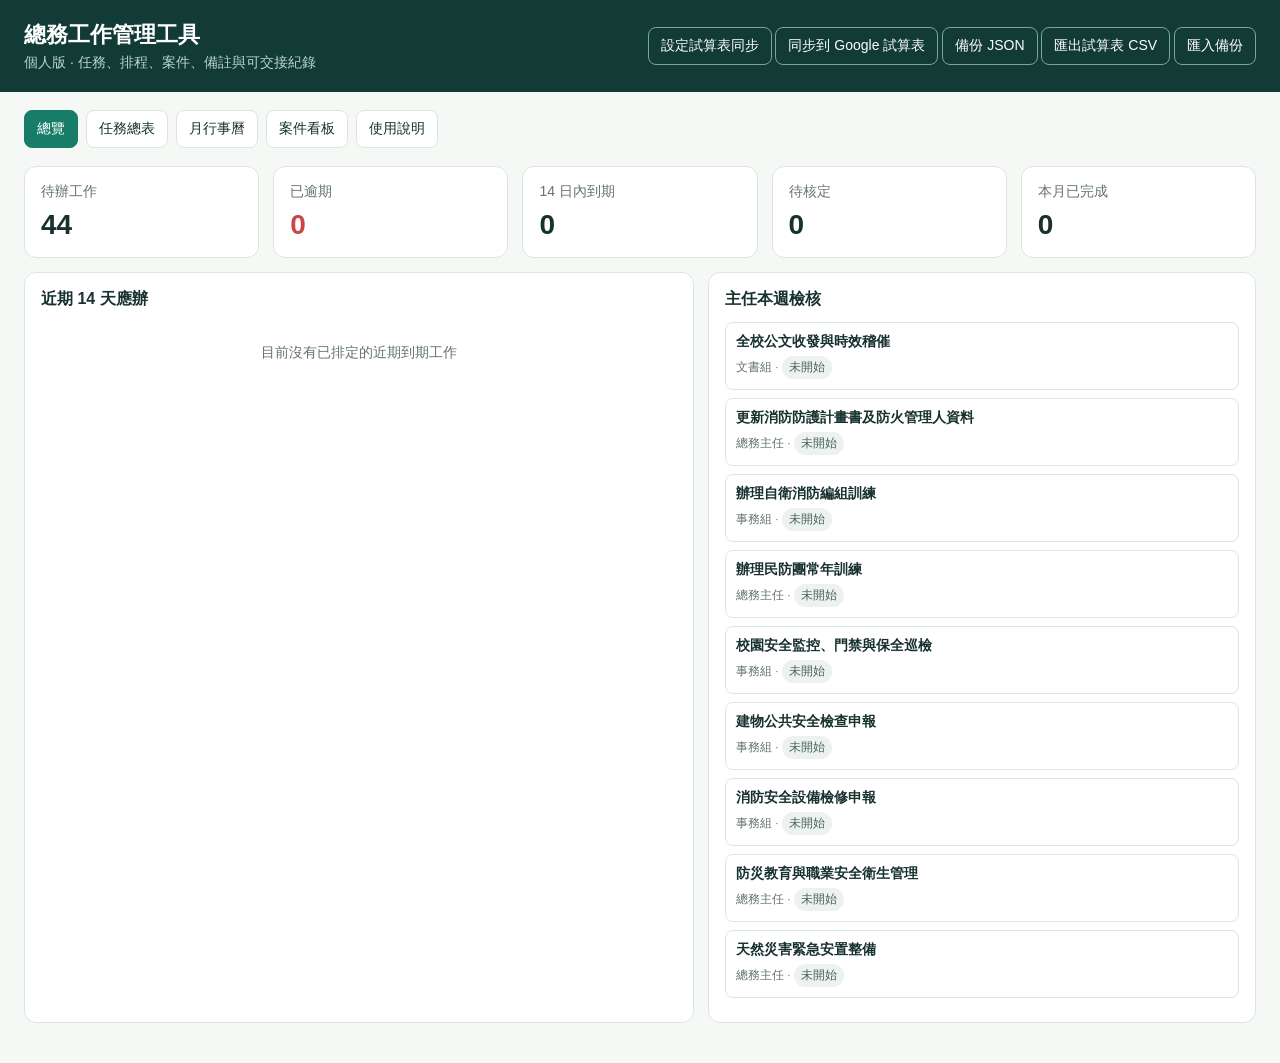
<file: index003.html>
<!doctype html>
<html lang="zh-Hant">
<head>
<meta charset="utf-8"><meta name="viewport" content="width=device-width,initial-scale=1">
<title>總務工作管理工具</title>
<style>
:root{--ink:#17312f;--muted:#64736f;--line:#dce6e1;--paper:#f6f8f5;--card:#fff;--accent:#177d69;--accent2:#dff3eb;--red:#c84848;--amber:#b77516;--blue:#316f9d}*{box-sizing:border-box}body{margin:0;background:var(--paper);color:var(--ink);font-family:-apple-system,BlinkMacSystemFont,"Noto Sans TC","Microsoft JhengHei",sans-serif;font-size:14px}.top{background:#123b36;color:white;padding:20px max(24px,calc((100vw - 1420px)/2));display:flex;justify-content:space-between;gap:16px;align-items:center}.top h1{font-size:22px;margin:0 0 4px}.top p{margin:0;color:#b9d5ca}.tabs{max-width:1420px;margin:18px auto 0;padding:0 24px;display:flex;gap:8px;flex-wrap:wrap}.tab,.button{border:1px solid var(--line);background:white;border-radius:8px;padding:9px 12px;cursor:pointer;font:inherit;color:var(--ink)}.tab.active,.button.primary{background:var(--accent);border-color:var(--accent);color:#fff}.button.ghost{background:transparent;color:white;border-color:#7aa59a}.button.danger{color:var(--red)}main{max-width:1420px;margin:auto;padding:18px 24px 40px}.view{display:none}.view.active{display:block}.grid{display:grid;gap:14px}.metrics{grid-template-columns:repeat(5,1fr)}.metric,.panel{background:var(--card);border:1px solid var(--line);border-radius:12px;padding:16px}.metric b{font-size:28px;display:block;margin-top:8px}.muted{color:var(--muted)}.panel h2{font-size:16px;margin:0 0 12px}.two{grid-template-columns:1.1fr .9fr}.toolbar{display:flex;gap:8px;flex-wrap:wrap;margin-bottom:14px;align-items:center}.toolbar input,.toolbar select,input,select,textarea{font:inherit;border:1px solid #c8d6d0;border-radius:7px;padding:8px;background:white;color:var(--ink)}.toolbar input{min-width:220px}.toolbar .spacer{flex:1}table{width:100%;border-collapse:collapse;background:white;border:1px solid var(--line);border-radius:12px;overflow:hidden}th,td{padding:10px 9px;border-bottom:1px solid var(--line);text-align:left;vertical-align:top}th{background:#edf4f0;font-size:12px;color:#48615a;white-space:nowrap}tr:last-child td{border-bottom:0}tr:hover td{background:#fbfdfc}.click{cursor:pointer}.badge{display:inline-block;padding:3px 7px;border-radius:999px;font-size:12px;background:#edf2f0;color:#47605a;white-space:nowrap}.badge.red{background:#fdeaea;color:#a52d2d}.badge.amber{background:#fff0d7;color:#916010}.badge.green{background:#ddf4e9;color:#12674f}.badge.blue{background:#e4eff7;color:#28618b}.calendar{background:#fff;border:1px solid var(--line);border-radius:12px;overflow:hidden}.cal-head,.weekdays{display:grid;grid-template-columns:repeat(7,1fr)}.cal-head{padding:13px 16px;align-items:center;border-bottom:1px solid var(--line)}.cal-head strong{text-align:center;font-size:16px}.weekdays div{background:#edf4f0;padding:8px;text-align:center;font-size:12px;color:var(--muted)}.days{display:grid;grid-template-columns:repeat(7,1fr)}.day{min-height:112px;border-right:1px solid var(--line);border-bottom:1px solid var(--line);padding:7px}.day:nth-child(7n){border-right:0}.day.off{background:#fafcfb;color:#a5b1ad}.today .num{background:var(--accent);color:#fff}.num{width:24px;height:24px;display:inline-grid;place-items:center;border-radius:50%;font-size:12px}.event{font-size:11px;padding:3px 5px;background:#e4f4ef;border-left:3px solid var(--accent);border-radius:3px;margin-top:4px;white-space:nowrap;overflow:hidden;text-overflow:ellipsis;cursor:pointer}.event.overdue{background:#fde9e9;border-color:var(--red)}.board{display:grid;grid-template-columns:repeat(4,1fr);gap:12px}.column{border:1px solid var(--line);background:#edf4f0;border-radius:12px;padding:10px;min-height:360px}.column h3{margin:2px 3px 10px;font-size:14px}.task-card{background:white;border:1px solid var(--line);border-radius:8px;padding:10px;margin:8px 0;cursor:pointer}.task-card b{display:block;margin-bottom:5px}.task-card small{color:var(--muted)}dialog{width:min(760px,calc(100vw - 30px));border:0;border-radius:14px;padding:0;box-shadow:0 24px 70px #123b3650}dialog::backdrop{background:#123b3650}.dialog-head{padding:16px 20px;background:#123b36;color:white;display:flex;justify-content:space-between;align-items:center}.dialog-head h2{margin:0;font-size:18px}.dialog-body{padding:20px;max-height:78vh;overflow:auto}.form{display:grid;grid-template-columns:repeat(2,1fr);gap:12px}.form label{display:grid;gap:5px;color:#49625b;font-size:12px}.form label.full{grid-column:1/-1}.form textarea{min-height:72px;resize:vertical}.dialog-foot{padding:14px 20px;border-top:1px solid var(--line);display:flex;gap:8px;justify-content:flex-end}.notes{margin-top:12px}.note{border-left:3px solid var(--accent);padding:8px 10px;background:#f4faf7;margin:7px 0}.note time{font-size:11px;color:var(--muted);display:block;margin-top:3px}.empty{padding:22px;text-align:center;color:var(--muted)}.due{color:var(--red);font-weight:600}@media(max-width:900px){.metrics,.two,.board{grid-template-columns:1fr 1fr}.day{min-height:85px}.form{grid-template-columns:1fr}}@media(max-width:580px){.top{padding:16px}.metrics,.two,.board{grid-template-columns:1fr}main,.tabs{padding-left:12px;padding-right:12px}.day{min-height:66px;padding:4px}.event{font-size:9px}.toolbar input{min-width:120px}th:nth-child(3),td:nth-child(3),th:nth-child(6),td:nth-child(6){display:none}}
</style></head>
<body>
<header class="top"><div><h1>總務工作管理工具</h1><p>個人版 · 任務、排程、案件、備註與可交接紀錄</p></div><div><button class="button ghost" id="gasSettings">設定試算表同步</button> <button class="button ghost" id="gasSync">同步到 Google 試算表</button> <button class="button ghost" id="exportJson">備份 JSON</button> <button class="button ghost" id="exportCsv">匯出試算表 CSV</button> <button class="button ghost" id="importBtn">匯入備份</button><input id="importFile" type="file" accept="application/json" hidden></div></header>
<nav class="tabs"><button class="tab active" data-view="dashboard">總覽</button><button class="tab" data-view="tasks">任務總表</button><button class="tab" data-view="calendar">月行事曆</button><button class="tab" data-view="board">案件看板</button><button class="tab" data-view="guide">使用說明</button></nav>
<main>
<section class="view active" id="dashboard"><div class="grid metrics" id="metrics"></div><div class="grid two" style="margin-top:14px"><article class="panel"><h2>近期 14 天應辦</h2><div id="upcoming"></div></article><article class="panel"><h2>主任本週檢核</h2><div id="weeklyCheck"></div></article></div></section>
<section class="view" id="tasks"><div class="toolbar"><input id="search" placeholder="搜尋任務、備註或主責人"><select id="categoryFilter"></select><select id="statusFilter"></select><select id="ownerFilter"></select><span class="spacer"></span><button class="button primary" id="newTask">＋ 新增工作</button></div><div style="overflow:auto"><table><thead><tr><th>工作／案件</th><th>類別</th><th>主責</th><th>期限</th><th>狀態</th><th>頻率</th><th>風險／備註</th></tr></thead><tbody id="taskRows"></tbody></table></div></section>
<section class="view" id="calendar"><div class="toolbar"><button class="button" id="prevMonth">←</button><strong id="monthTitle"></strong><button class="button" id="nextMonth">→</button><span class="spacer"></span><button class="button" id="todayMonth">本月</button></div><div class="calendar"><div class="weekdays"><div>日</div><div>一</div><div>二</div><div>三</div><div>四</div><div>五</div><div>六</div></div><div class="days" id="calendarDays"></div></div></section>
<section class="view" id="board"><p class="muted">點選卡片可更新進度、加註處理過程或調整期限。</p><div class="board" id="kanban"></div></section>
<section class="view" id="guide"><article class="panel"><h2>建議使用方式</h2><ol><li>先在「任務總表」檢查內建工作，刪除不適用項目，為每項補上主責人與實際期限。</li><li>每天看總覽的紅黃燈；每週利用「主任本週檢核」開處務會議。</li><li>採購、工程或修繕案件應建立成獨立任務，並在備註留下簽辦、廠商、會議與驗收的日期紀錄。</li><li>每月底按「匯出試算表 CSV」，上傳或貼到 Google 試算表；每次重大調整前按「備份 JSON」。</li></ol><p class="muted">本版本將資料保存在此瀏覽器。清除瀏覽器資料前請先備份 JSON。Google 試算表即時同步需另行設定 Apps Script 授權，適合在工作流程穩定後再加入。</p></article></section>
</main>
<dialog id="taskDialog"><div class="dialog-head"><h2 id="dialogTitle">新增工作</h2><button class="button" id="closeDialog">關閉</button></div><form id="taskForm"><div class="dialog-body"><input type="hidden" id="taskId"><div class="form"><label class="full">工作名稱*<input id="title" required></label><label>工作類別<select id="category"></select></label><label>主責人<input id="owner" placeholder="例如：總務主任／事務組"></label><label>開始日<input id="startDate" type="date"></label><label>應辦／截止日<input id="dueDate" type="date"></label><label>狀態<select id="status"></select></label><label>頻率<select id="frequency"></select></label><label>優先度<select id="priority"><option>一般</option><option>高</option><option>緊急</option></select></label><label class="full">法規／依據<input id="basis" placeholder="例如：校內 SOP、採購法、消防防護計畫"></label><label class="full">說明／風險提醒<textarea id="description"></textarea></label><label class="full">佐證文件連結<input id="evidence" placeholder="Google Drive、雲端硬碟或校內系統連結"></label></div><div class="notes"><h3>處理紀錄與加註</h3><div id="notesList"></div><div class="toolbar"><input id="newNote" placeholder="新增處理紀錄、交辦事項或提醒…"><button class="button" type="button" id="addNote">加註</button></div></div></div><div class="dialog-foot"><button class="button danger" type="button" id="deleteTask">刪除</button><button class="button primary" type="submit">儲存工作</button></div></form></dialog>
<script>
const KEY='ga-task-manager-v1'; const cats=['主任督導與內控','文書、檔案、印信','校園安全、防災、職安','採購、工程、修繕、驗收','財產、物品、宿舍、場地、車輛','出納與付款','環境、節能、綠美化','人員與活動支援']; const statuses=['未開始','進行中','待核定','已完成']; const freqs=['一次性','每日','每週','每月','每學期','每年'];
const seed=[
['與各處室研商校務發展計畫','主任督導與內控','總務主任','每年'],['研擬總務工作年度計畫','主任督導與內控','總務主任','每年'],['修訂總務章則與標準作業流程','主任督導與內控','總務主任','每年'],['主持處務、工友校警及勞資會議','主任督導與內控','總務主任','每月'],['執行總務處內部控制檢核','主任督導與內控','總務主任','每學期'],['彙整次年資本門工程與設備概算','主任督導與內控','總務主任','每年'],
['全校公文收發與時效稽催','文書、檔案、印信','文書組','每週'],['檢視各單位歸檔、保存年限與存廢登錄','文書、檔案、印信','文書組','每學期'],['檔案銷毀與現行檔案目錄彙送','文書、檔案、印信','文書組','每學期'],['典守與申報學校印信','文書、檔案、印信','文書組','每月'],['彙整校務會議、行政會報紀錄及大事紀','文書、檔案、印信','文書組','每月'],
['更新消防防護計畫書及防火管理人資料','校園安全、防災、職安','總務主任','每年'],['辦理自衛消防編組訓練','校園安全、防災、職安','事務組','每學期'],['辦理民防團常年訓練','校園安全、防災、職安','總務主任','每年'],['校園安全監控、門禁與保全巡檢','校園安全、防災、職安','事務組','每月'],['建物公共安全檢查申報','校園安全、防災、職安','事務組','每年'],['消防安全設備檢修申報','校園安全、防災、職安','事務組','每年'],['防災教育與職業安全衛生管理','校園安全、防災、職安','總務主任','每學期'],['天然災害緊急安置整備','校園安全、防災、職安','總務主任','每年'],
['採購案件分類、金額與招標方式審核','採購、工程、修繕、驗收','總務主任','一次性'],['招標文件與公告內容自我檢核','採購、工程、修繕、驗收','採購承辦','一次性'],['開標、審標、決標及公告期限追蹤','採購、工程、修繕、驗收','採購承辦','一次性'],['採購契約、履約文件及付款資料歸檔','採購、工程、修繕、驗收','採購承辦','一次性'],['工程施工進度、工安與工務會議','採購、工程、修繕、驗收','事務組','每週'],['工程材料檢驗、施工日誌及監工紀錄檢核','採購、工程、修繕、驗收','事務組','每週'],['修繕登記、派工與預算執行情形','採購、工程、修繕、驗收','事務組','每月'],['工程／採購驗收、複驗與結案','採購、工程、修繕、驗收','採購承辦','一次性'],
['非消耗品登記、領用與每月庫存盤點','財產、物品、宿舍、場地、車輛','事務組','每月'],['財產帳與會計核帳及增減表','財產、物品、宿舍、場地、車輛','事務組','每月'],['財產盤點、責任簽認、報廢或變賣','財產、物品、宿舍、場地、車輛','事務組','每年'],['宿舍借用、設備檢修與表冊','財產、物品、宿舍、場地、車輛','事務組','每月'],['場地開放借用、保證金與租金入帳','財產、物品、宿舍、場地、車輛','事務組','每週'],['車輛調派、油料、保養與維修紀錄','財產、物品、宿舍、場地、車輛','事務組','每月'],['鑰匙、冷氣、飲水及用水設備管理','財產、物品、宿舍、場地、車輛','事務組','每月'],
['現金、票據及有價證券保管檢核','出納與付款','出納組','每月'],['廠商付款及傳票收付款作業','出納與付款','出納組','每週'],['代收代辦、保管款調節及收入月報','出納與付款','出納組','每月'],['薪資、退休金與所得稅扣繳申報','出納與付款','出納組','每月'],
['校園環境、廁所、排水與大宗垃圾巡檢','環境、節能、綠美化','事務組','每週'],['校園綠美化、修剪枝條及危株處理','環境、節能、綠美化','事務組','每月'],['水電與能源使用檢討、節能宣導','環境、節能、綠美化','事務組','每月'],['工友職掌、差勤、訓練與考核','人員與活動支援','事務組','每學期'],['校警、技工、工友及約僱人員勞健保協助','人員與活動支援','事務組','每月'],['校內活動、集會會場與交通支援','人員與活動支援','事務組','一次性']];
const today=()=>new Date().toISOString().slice(0,10);const esc=s=>String(s||'').replace(/[&<>"']/g,x=>({'&':'&amp;','<':'&lt;','>':'&gt;','"':'&quot;',"'":'&#39;'}[x]));const id=()=>crypto.randomUUID?crypto.randomUUID():Date.now()+Math.random();
function initial(){return seed.map((x,i)=>({id:id(),title:x[0],category:x[1],owner:x[2],frequency:x[3],status:'未開始',priority:'一般',startDate:'',dueDate:'',basis:'',description:'',evidence:'',notes:[],createdAt:Date.now()+i}));}let tasks=JSON.parse(localStorage.getItem(KEY)||'null')||initial();let month=new Date();let current=null;function save(){localStorage.setItem(KEY,JSON.stringify(tasks));render();}
function tag(s){let c=s==='已完成'?'green':s==='進行中'?'blue':s==='待核定'?'amber':'';return `<span class="badge ${c}">${esc(s)}</span>`}function dueClass(t){if(!t.dueDate||t.status==='已完成')return '';return t.dueDate<today()?'red':(new Date(t.dueDate)-new Date(today())<86400000*14?'amber':'');}
function setOptions(el,vals,all){el.innerHTML=(all?`<option value="">${all}</option>`:'')+vals.map(v=>`<option>${v}</option>`).join('')};setOptions(category,cats);setOptions(status,statuses);setOptions(frequency,freqs);setOptions(categoryFilter,cats,'全部類別');setOptions(statusFilter,statuses,'全部狀態');
function filtered(){let q=search.value.trim().toLowerCase(),o=ownerFilter.value;return tasks.filter(t=>(!q||[t.title,t.owner,t.description,...t.notes.map(n=>n.text)].join(' ').toLowerCase().includes(q))&&(!categoryFilter.value||t.category===categoryFilter.value)&&(!statusFilter.value||t.status===statusFilter.value)&&(!o||t.owner===o));}
function renderFilters(){let val=ownerFilter.value,owners=[...new Set(tasks.map(t=>t.owner).filter(Boolean))].sort();setOptions(ownerFilter,owners,'全部主責');ownerFilter.value=owners.includes(val)?val:''}
function render(){renderFilters();let list=filtered();taskRows.innerHTML=list.length?list.sort((a,b)=>(a.dueDate||'9999').localeCompare(b.dueDate||'9999')).map(t=>`<tr class="click" data-id="${t.id}"><td><b>${esc(t.title)}</b><br><small class="muted">${esc(t.basis||'未填依據')}</small></td><td>${esc(t.category)}</td><td>${esc(t.owner||'未指派')}</td><td class="${dueClass(t)}">${t.dueDate||'未排定'}</td><td>${tag(t.status)}</td><td>${esc(t.frequency)}</td><td>${esc(t.description||t.notes.at(-1)?.text||'—').slice(0,52)}</td></tr>`).join(''):`<tr><td colspan="7" class="empty">沒有符合條件的工作</td></tr>`;renderDash();renderCalendar();renderBoard();}
function renderDash(){let open=tasks.filter(t=>t.status!=='已完成'),over=open.filter(t=>t.dueDate&&t.dueDate<today()),soon=open.filter(t=>t.dueDate&&t.dueDate>=today()&&new Date(t.dueDate)-new Date(today())<86400000*14),pending=open.filter(t=>t.status==='待核定');metrics.innerHTML=[['待辦工作',open.length,''],['已逾期',over.length,'red'],['14 日內到期',soon.length,'amber'],['待核定',pending.length,'amber'],['本月已完成',tasks.filter(t=>t.status==='已完成'&&t.updatedAt&&new Date(t.updatedAt).getMonth()===new Date().getMonth()).length,'green']].map(x=>`<article class="metric"><span class="muted">${x[0]}</span><b class="${x[2]==='red'?'due':''}">${x[1]}</b></article>`).join('');let show=[...over,...soon].sort((a,b)=>a.dueDate.localeCompare(b.dueDate));upcoming.innerHTML=show.length?show.slice(0,10).map(t=>`<div class="task-card" data-id="${t.id}"><b>${esc(t.title)}</b><small class="${dueClass(t)}">${t.dueDate} · ${esc(t.owner||'未指派')}</small></div>`).join(''):'<div class="empty">目前沒有已排定的近期到期工作</div>';let week=tasks.filter(t=>t.frequency==='每週'||t.category==='校園安全、防災、職安').slice(0,9);weeklyCheck.innerHTML=week.map(t=>`<div class="task-card" data-id="${t.id}"><b>${esc(t.title)}</b><small>${esc(t.owner||'請指派')} · ${tag(t.status)}</small></div>`).join('');}
function renderCalendar(){let y=month.getFullYear(),m=month.getMonth();monthTitle.textContent=`${y} 年 ${m+1} 月`;let first=new Date(y,m,1),start=new Date(y,m,1-first.getDay());calendarDays.innerHTML=Array.from({length:42},(_,i)=>{let d=new Date(start);d.setDate(start.getDate()+i);let ds=d.toISOString().slice(0,10),ev=tasks.filter(t=>t.dueDate===ds);return `<div class="day ${d.getMonth()!==m?'off':''} ${ds===today()?'today':''}"><span class="num">${d.getDate()}</span>${ev.slice(0,3).map(t=>`<div class="event ${dueClass(t)==='red'?'overdue':''}" data-id="${t.id}" title="${esc(t.title)}">${esc(t.title)}</div>`).join('')}${ev.length>3?`<div class="muted">＋${ev.length-3} 件</div>`:''}</div>`}).join('')}
function renderBoard(){kanban.innerHTML=statuses.map(s=>`<section class="column"><h3>${s} <span class="badge">${tasks.filter(t=>t.status===s).length}</span></h3>${tasks.filter(t=>t.status===s).sort((a,b)=>(a.dueDate||'9999').localeCompare(b.dueDate||'9999')).map(t=>`<div class="task-card" data-id="${t.id}"><b>${esc(t.title)}</b><small>${t.dueDate?`期限：${t.dueDate}`:'未排期限'}<br>${esc(t.owner||'未指派')}</small></div>`).join('')}</section>`).join('')}
function openTask(t){current=t||null;dialogTitle.textContent=t?'編輯工作與處理紀錄':'新增工作';taskId.value=t?.id||'';title.value=t?.title||'';category.value=t?.category||cats[0];owner.value=t?.owner||'';startDate.value=t?.startDate||'';dueDate.value=t?.dueDate||'';status.value=t?.status||statuses[0];frequency.value=t?.frequency||freqs[0];priority.value=t?.priority||'一般';basis.value=t?.basis||'';description.value=t?.description||'';evidence.value=t?.evidence||'';newNote.value='';notesList.innerHTML=(t?.notes||[]).map(n=>`<div class="note">${esc(n.text)}<time>${new Date(n.at).toLocaleString('zh-TW')}</time></div>`).join('')||'<p class="muted">尚無處理紀錄。請將重要聯繫、簽辦、會議或交辦事項逐筆加註。</p>';deleteTask.style.display=t?'block':'none';taskDialog.showModal();}
taskForm.addEventListener('submit',e=>{e.preventDefault();let old=tasks.find(t=>t.id===taskId.value);let t={...(old||{id:id(),notes:[],createdAt:Date.now()}),title:title.value,category:category.value,owner:owner.value,startDate:startDate.value,dueDate:dueDate.value,status:status.value,frequency:frequency.value,priority:priority.value,basis:basis.value,description:description.value,evidence:evidence.value,updatedAt:Date.now()};if(old)Object.assign(old,t);else tasks.push(t);taskDialog.close();save()});addNote.onclick=()=>{if(!current||!newNote.value.trim())return;current.notes.push({text:newNote.value.trim(),at:Date.now()});current.updatedAt=Date.now();newNote.value='';save();openTask(current)};deleteTask.onclick=()=>{if(current&&confirm(`確定刪除「${current.title}」？`)){tasks=tasks.filter(t=>t.id!==current.id);taskDialog.close();save()}};closeDialog.onclick=()=>taskDialog.close();newTask.onclick=()=>openTask();
document.addEventListener('click',e=>{let el=e.target.closest('[data-id]');if(el){let t=tasks.find(x=>x.id===el.dataset.id);if(t)openTask(t)}});[search,categoryFilter,statusFilter,ownerFilter].forEach(e=>e.addEventListener('input',render));document.querySelectorAll('.tab').forEach(b=>b.onclick=()=>{document.querySelectorAll('.tab,.view').forEach(x=>x.classList.remove('active'));b.classList.add('active');document.getElementById(b.dataset.view).classList.add('active')});prevMonth.onclick=()=>{month.setMonth(month.getMonth()-1);renderCalendar()};nextMonth.onclick=()=>{month.setMonth(month.getMonth()+1);renderCalendar()};todayMonth.onclick=()=>{month=new Date();renderCalendar()};
function download(name,content,type){let a=document.createElement('a');a.href=URL.createObjectURL(new Blob([content],{type}));a.download=name;a.click();URL.revokeObjectURL(a.href)}exportJson.onclick=()=>download(`總務工作備份_${today()}.json`,JSON.stringify(tasks,null,2),'application/json');exportCsv.onclick=()=>{let h=['工作名稱','類別','主責人','開始日','截止日','狀態','頻率','優先度','法規依據','說明備註','佐證連結','處理紀錄'];let q=v=>'"'+String(v||'').replaceAll('"','""')+'"';let rows=tasks.map(t=>[t.title,t.category,t.owner,t.startDate,t.dueDate,t.status,t.frequency,t.priority,t.basis,t.description,t.evidence,t.notes.map(n=>`${new Date(n.at).toLocaleDateString('zh-TW')}：${n.text}`).join('\n')]);download(`總務工作主檔_${today()}.csv`,'\uFEFF'+[h,...rows].map(r=>r.map(q).join(',')).join('\n'),'text/csv;charset=utf-8')};
const GAS_KEY='ga-gas-config-v1',GAS_DEFAULT_URL='https://script.google.com/macros/s/AKfycbwn-kdeauNWR8RADIOPAjnmgYM2wB-XJ_xuIthBf3EJlTg5Dyz6ZW2MddbCH2INks9D/exec';function configureGas(){let c=JSON.parse(localStorage.getItem(GAS_KEY)||'{e10d845542b44f6d87bbaaef11c11102}'),url=prompt('Apps Script Web App 網址：',c.url||GAS_DEFAULT_URL);if(url===null)return;let apiKey=prompt('貼上 Apps Script 的 SYNC_KEY（只存於這台電腦的瀏覽器）：',c.apiKey||'');if(apiKey===null)return;localStorage.setItem(GAS_KEY,JSON.stringify({url:url.trim(),apiKey:apiKey.trim()}));alert('同步設定已儲存。')};gasSettings.onclick=configureGas;gasSync.onclick=async()=>{let c=JSON.parse(localStorage.getItem(GAS_KEY)||'{}');if(!c.url||!c.apiKey){configureGas();c=JSON.parse(localStorage.getItem(GAS_KEY)||'{}');if(!c.url||!c.apiKey)return}try{let r=await fetch(c.url,{method:'POST',headers:{'Content-Type':'text/plain;charset=utf-8'},body:JSON.stringify({action:'sync',apiKey:c.apiKey,tasks})}),result=await r.json();if(!result.ok)throw new Error(result.error||'GAS 未接受同步資料。');alert(`同步完成：${result.tasks} 筆任務、${result.notes} 筆處理紀錄。`)}catch(e){alert('同步失敗：'+e.message+'\n請確認 GAS 已更新並重新部署、SYNC_KEY 正確，以及部署存取權允許此網頁呼叫。')}};
importBtn.onclick=()=>importFile.click();importFile.onchange=async()=>{try{let x=JSON.parse(await importFile.files[0].text());if(!Array.isArray(x))throw 0;if(confirm('匯入會覆蓋目前資料，是否繼續？')){tasks=x;save()}}catch{alert('檔案格式不正確，請選擇本工具匯出的 JSON 備份檔。')}importFile.value=''};render();
</script></body></html>
</file>
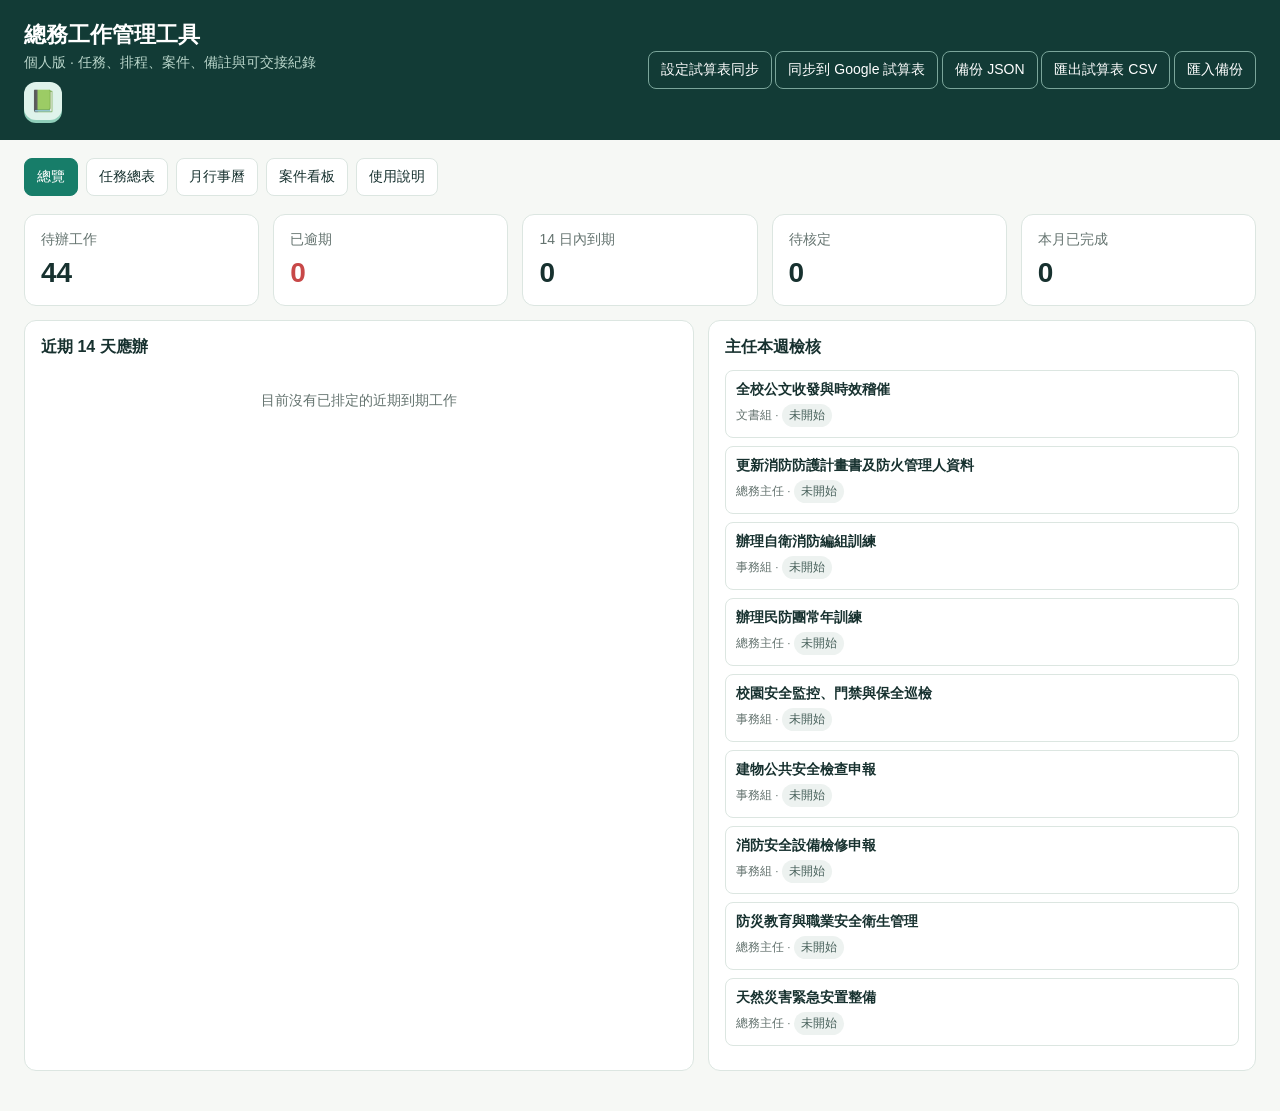
<file: index005.html>
<!doctype html>
<html lang="zh-Hant">
<head>
<meta charset="utf-8"><meta name="viewport" content="width=device-width,initial-scale=1">
<title>總務工作管理工具</title>
<style>
:root{--ink:#17312f;--muted:#64736f;--line:#dce6e1;--paper:#f6f8f5;--card:#fff;--accent:#177d69;--accent2:#dff3eb;--red:#c84848;--amber:#b77516;--blue:#316f9d}*{box-sizing:border-box}body{margin:0;background:var(--paper);color:var(--ink);font-family:-apple-system,BlinkMacSystemFont,"Noto Sans TC","Microsoft JhengHei",sans-serif;font-size:14px}.top{background:#123b36;color:white;padding:20px max(24px,calc((100vw - 1420px)/2));display:flex;justify-content:space-between;gap:16px;align-items:center}.top h1{font-size:22px;margin:0 0 4px}.top p{margin:0;color:#b9d5ca}.sheet-link{display:inline-flex;align-items:center;justify-content:center;width:38px;height:38px;margin-top:10px;border-radius:12px;background:#dff3eb;color:#126a4e;font-size:21px;text-decoration:none;box-shadow:0 3px 0 #8fceb9;transition:transform .15s,background .15s}.sheet-link:hover{background:#fff;transform:translateY(-2px)}.sheet-link:focus-visible{outline:3px solid #ffbf69;outline-offset:3px}.tabs{max-width:1420px;margin:18px auto 0;padding:0 24px;display:flex;gap:8px;flex-wrap:wrap}.tab,.button{border:1px solid var(--line);background:white;border-radius:8px;padding:9px 12px;cursor:pointer;font:inherit;color:var(--ink)}.tab.active,.button.primary{background:var(--accent);border-color:var(--accent);color:#fff}.button.ghost{background:transparent;color:white;border-color:#7aa59a}.button.danger{color:var(--red)}main{max-width:1420px;margin:auto;padding:18px 24px 40px}.view{display:none}.view.active{display:block}.grid{display:grid;gap:14px}.metrics{grid-template-columns:repeat(5,1fr)}.metric,.panel{background:var(--card);border:1px solid var(--line);border-radius:12px;padding:16px}.metric b{font-size:28px;display:block;margin-top:8px}.muted{color:var(--muted)}.panel h2{font-size:16px;margin:0 0 12px}.two{grid-template-columns:1.1fr .9fr}.toolbar{display:flex;gap:8px;flex-wrap:wrap;margin-bottom:14px;align-items:center}.toolbar input,.toolbar select,input,select,textarea{font:inherit;border:1px solid #c8d6d0;border-radius:7px;padding:8px;background:white;color:var(--ink)}.toolbar input{min-width:220px}.toolbar .spacer{flex:1}table{width:100%;border-collapse:collapse;background:white;border:1px solid var(--line);border-radius:12px;overflow:hidden}th,td{padding:10px 9px;border-bottom:1px solid var(--line);text-align:left;vertical-align:top}th{background:#edf4f0;font-size:12px;color:#48615a;white-space:nowrap}tr:last-child td{border-bottom:0}tr:hover td{background:#fbfdfc}.click{cursor:pointer}.badge{display:inline-block;padding:3px 7px;border-radius:999px;font-size:12px;background:#edf2f0;color:#47605a;white-space:nowrap}.badge.red{background:#fdeaea;color:#a52d2d}.badge.amber{background:#fff0d7;color:#916010}.badge.green{background:#ddf4e9;color:#12674f}.badge.blue{background:#e4eff7;color:#28618b}.calendar{background:#fff;border:1px solid var(--line);border-radius:12px;overflow:hidden}.cal-head,.weekdays{display:grid;grid-template-columns:repeat(7,1fr)}.cal-head{padding:13px 16px;align-items:center;border-bottom:1px solid var(--line)}.cal-head strong{text-align:center;font-size:16px}.weekdays div{background:#edf4f0;padding:8px;text-align:center;font-size:12px;color:var(--muted)}.days{display:grid;grid-template-columns:repeat(7,1fr)}.day{min-height:112px;border-right:1px solid var(--line);border-bottom:1px solid var(--line);padding:7px}.day:nth-child(7n){border-right:0}.day.off{background:#fafcfb;color:#a5b1ad}.today .num{background:var(--accent);color:#fff}.num{width:24px;height:24px;display:inline-grid;place-items:center;border-radius:50%;font-size:12px}.event{font-size:11px;padding:3px 5px;background:#e4f4ef;border-left:3px solid var(--accent);border-radius:3px;margin-top:4px;white-space:nowrap;overflow:hidden;text-overflow:ellipsis;cursor:pointer}.event.overdue{background:#fde9e9;border-color:var(--red)}.board{display:grid;grid-template-columns:repeat(4,1fr);gap:12px}.column{border:1px solid var(--line);background:#edf4f0;border-radius:12px;padding:10px;min-height:360px}.column h3{margin:2px 3px 10px;font-size:14px}.task-card{background:white;border:1px solid var(--line);border-radius:8px;padding:10px;margin:8px 0;cursor:pointer}.task-card b{display:block;margin-bottom:5px}.task-card small{color:var(--muted)}dialog{width:min(760px,calc(100vw - 30px));border:0;border-radius:14px;padding:0;box-shadow:0 24px 70px #123b3650}dialog::backdrop{background:#123b3650}.dialog-head{padding:16px 20px;background:#123b36;color:white;display:flex;justify-content:space-between;align-items:center}.dialog-head h2{margin:0;font-size:18px}.dialog-body{padding:20px;max-height:78vh;overflow:auto}.form{display:grid;grid-template-columns:repeat(2,1fr);gap:12px}.form label{display:grid;gap:5px;color:#49625b;font-size:12px}.form label.full{grid-column:1/-1}.form textarea{min-height:72px;resize:vertical}.dialog-foot{padding:14px 20px;border-top:1px solid var(--line);display:flex;gap:8px;justify-content:flex-end}.notes{margin-top:12px}.note{border-left:3px solid var(--accent);padding:8px 10px;background:#f4faf7;margin:7px 0}.note time{font-size:11px;color:var(--muted);display:block;margin-top:3px}.empty{padding:22px;text-align:center;color:var(--muted)}.due{color:var(--red);font-weight:600}@media(max-width:900px){.metrics,.two,.board{grid-template-columns:1fr 1fr}.day{min-height:85px}.form{grid-template-columns:1fr}}@media(max-width:580px){.top{padding:16px}.metrics,.two,.board{grid-template-columns:1fr}main,.tabs{padding-left:12px;padding-right:12px}.day{min-height:66px;padding:4px}.event{font-size:9px}.toolbar input{min-width:120px}th:nth-child(3),td:nth-child(3),th:nth-child(6),td:nth-child(6){display:none}}
</style></head>
<body>
<header class="top"><div><h1>總務工作管理工具</h1><p>個人版 · 任務、排程、案件、備註與可交接紀錄</p><a class="sheet-link" href="https://docs.google.com/spreadsheets/d/1DAQNZlOEwjr8OfYvhQ9pFFHYXQnb-mFBWY8OjrebS3k/edit?usp=sharing" target="_blank" rel="noopener noreferrer" title="開啟 Google 試算表記錄" aria-label="開啟 Google 試算表記錄">📗</a></div><div><button class="button ghost" id="gasSettings">設定試算表同步</button> <button class="button ghost" id="gasSync">同步到 Google 試算表</button> <button class="button ghost" id="exportJson">備份 JSON</button> <button class="button ghost" id="exportCsv">匯出試算表 CSV</button> <button class="button ghost" id="importBtn">匯入備份</button><input id="importFile" type="file" accept="application/json" hidden></div></header>
<nav class="tabs"><button class="tab active" data-view="dashboard">總覽</button><button class="tab" data-view="tasks">任務總表</button><button class="tab" data-view="calendar">月行事曆</button><button class="tab" data-view="board">案件看板</button><button class="tab" data-view="guide">使用說明</button></nav>
<main>
<section class="view active" id="dashboard"><div class="grid metrics" id="metrics"></div><div class="grid two" style="margin-top:14px"><article class="panel"><h2>近期 14 天應辦</h2><div id="upcoming"></div></article><article class="panel"><h2>主任本週檢核</h2><div id="weeklyCheck"></div></article></div></section>
<section class="view" id="tasks"><div class="toolbar"><input id="search" placeholder="搜尋任務、備註或主責人"><select id="categoryFilter"></select><select id="statusFilter"></select><select id="ownerFilter"></select><span class="spacer"></span><button class="button primary" id="newTask">＋ 新增工作</button></div><div style="overflow:auto"><table><thead><tr><th>工作／案件</th><th>類別</th><th>主責</th><th>期限</th><th>狀態</th><th>頻率</th><th>風險／備註</th></tr></thead><tbody id="taskRows"></tbody></table></div></section>
<section class="view" id="calendar"><div class="toolbar"><button class="button" id="prevMonth">←</button><strong id="monthTitle"></strong><button class="button" id="nextMonth">→</button><span class="spacer"></span><button class="button" id="todayMonth">本月</button></div><div class="calendar"><div class="weekdays"><div>日</div><div>一</div><div>二</div><div>三</div><div>四</div><div>五</div><div>六</div></div><div class="days" id="calendarDays"></div></div></section>
<section class="view" id="board"><p class="muted">點選卡片可更新進度、加註處理過程或調整期限。</p><div class="board" id="kanban"></div></section>
<section class="view" id="guide"><article class="panel"><h2>建議使用方式</h2><ol><li>先在「任務總表」檢查內建工作，刪除不適用項目，為每項補上主責人與實際期限。</li><li>每天看總覽的紅黃燈；每週利用「主任本週檢核」開處務會議。</li><li>採購、工程或修繕案件應建立成獨立任務，並在備註留下簽辦、廠商、會議與驗收的日期紀錄。</li><li>每月底按「匯出試算表 CSV」，上傳或貼到 Google 試算表；每次重大調整前按「備份 JSON」。</li></ol><p class="muted">本版本將資料保存在此瀏覽器。清除瀏覽器資料前請先備份 JSON。Google 試算表即時同步需另行設定 Apps Script 授權，適合在工作流程穩定後再加入。</p></article></section>
</main>
<dialog id="taskDialog"><div class="dialog-head"><h2 id="dialogTitle">新增工作</h2><button class="button" id="closeDialog">關閉</button></div><form id="taskForm"><div class="dialog-body"><input type="hidden" id="taskId"><div class="form"><label class="full">工作名稱*<input id="title" required></label><label>工作類別<select id="category"></select></label><label>主責人<input id="owner" placeholder="例如：總務主任／事務組"></label><label>開始日<input id="startDate" type="date"></label><label>應辦／截止日<input id="dueDate" type="date"></label><label>狀態<select id="status"></select></label><label>頻率<select id="frequency"></select></label><label>優先度<select id="priority"><option>一般</option><option>高</option><option>緊急</option></select></label><label class="full">法規／依據<input id="basis" placeholder="例如：校內 SOP、採購法、消防防護計畫"></label><label class="full">說明／風險提醒<textarea id="description"></textarea></label><label class="full">佐證文件連結<input id="evidence" placeholder="Google Drive、雲端硬碟或校內系統連結"></label></div><div class="notes"><h3>處理紀錄與加註</h3><div id="notesList"></div><div class="toolbar"><input id="newNote" placeholder="新增處理紀錄、交辦事項或提醒…"><button class="button" type="button" id="addNote">加註</button></div></div></div><div class="dialog-foot"><button class="button danger" type="button" id="deleteTask">刪除</button><button class="button primary" type="submit">儲存工作</button></div></form></dialog>
<script>
const KEY='ga-task-manager-v1'; const cats=['主任督導與內控','文書、檔案、印信','校園安全、防災、職安','採購、工程、修繕、驗收','財產、物品、宿舍、場地、車輛','出納與付款','環境、節能、綠美化','人員與活動支援']; const statuses=['未開始','進行中','待核定','已完成']; const freqs=['一次性','每日','每週','每月','每學期','每年'];
const seed=[
['與各處室研商校務發展計畫','主任督導與內控','總務主任','每年'],['研擬總務工作年度計畫','主任督導與內控','總務主任','每年'],['修訂總務章則與標準作業流程','主任督導與內控','總務主任','每年'],['主持處務、工友校警及勞資會議','主任督導與內控','總務主任','每月'],['執行總務處內部控制檢核','主任督導與內控','總務主任','每學期'],['彙整次年資本門工程與設備概算','主任督導與內控','總務主任','每年'],
['全校公文收發與時效稽催','文書、檔案、印信','文書組','每週'],['檢視各單位歸檔、保存年限與存廢登錄','文書、檔案、印信','文書組','每學期'],['檔案銷毀與現行檔案目錄彙送','文書、檔案、印信','文書組','每學期'],['典守與申報學校印信','文書、檔案、印信','文書組','每月'],['彙整校務會議、行政會報紀錄及大事紀','文書、檔案、印信','文書組','每月'],
['更新消防防護計畫書及防火管理人資料','校園安全、防災、職安','總務主任','每年'],['辦理自衛消防編組訓練','校園安全、防災、職安','事務組','每學期'],['辦理民防團常年訓練','校園安全、防災、職安','總務主任','每年'],['校園安全監控、門禁與保全巡檢','校園安全、防災、職安','事務組','每月'],['建物公共安全檢查申報','校園安全、防災、職安','事務組','每年'],['消防安全設備檢修申報','校園安全、防災、職安','事務組','每年'],['防災教育與職業安全衛生管理','校園安全、防災、職安','總務主任','每學期'],['天然災害緊急安置整備','校園安全、防災、職安','總務主任','每年'],
['採購案件分類、金額與招標方式審核','採購、工程、修繕、驗收','總務主任','一次性'],['招標文件與公告內容自我檢核','採購、工程、修繕、驗收','採購承辦','一次性'],['開標、審標、決標及公告期限追蹤','採購、工程、修繕、驗收','採購承辦','一次性'],['採購契約、履約文件及付款資料歸檔','採購、工程、修繕、驗收','採購承辦','一次性'],['工程施工進度、工安與工務會議','採購、工程、修繕、驗收','事務組','每週'],['工程材料檢驗、施工日誌及監工紀錄檢核','採購、工程、修繕、驗收','事務組','每週'],['修繕登記、派工與預算執行情形','採購、工程、修繕、驗收','事務組','每月'],['工程／採購驗收、複驗與結案','採購、工程、修繕、驗收','採購承辦','一次性'],
['非消耗品登記、領用與每月庫存盤點','財產、物品、宿舍、場地、車輛','事務組','每月'],['財產帳與會計核帳及增減表','財產、物品、宿舍、場地、車輛','事務組','每月'],['財產盤點、責任簽認、報廢或變賣','財產、物品、宿舍、場地、車輛','事務組','每年'],['宿舍借用、設備檢修與表冊','財產、物品、宿舍、場地、車輛','事務組','每月'],['場地開放借用、保證金與租金入帳','財產、物品、宿舍、場地、車輛','事務組','每週'],['車輛調派、油料、保養與維修紀錄','財產、物品、宿舍、場地、車輛','事務組','每月'],['鑰匙、冷氣、飲水及用水設備管理','財產、物品、宿舍、場地、車輛','事務組','每月'],
['現金、票據及有價證券保管檢核','出納與付款','出納組','每月'],['廠商付款及傳票收付款作業','出納與付款','出納組','每週'],['代收代辦、保管款調節及收入月報','出納與付款','出納組','每月'],['薪資、退休金與所得稅扣繳申報','出納與付款','出納組','每月'],
['校園環境、廁所、排水與大宗垃圾巡檢','環境、節能、綠美化','事務組','每週'],['校園綠美化、修剪枝條及危株處理','環境、節能、綠美化','事務組','每月'],['水電與能源使用檢討、節能宣導','環境、節能、綠美化','事務組','每月'],['工友職掌、差勤、訓練與考核','人員與活動支援','事務組','每學期'],['校警、技工、工友及約僱人員勞健保協助','人員與活動支援','事務組','每月'],['校內活動、集會會場與交通支援','人員與活動支援','事務組','一次性']];
const today=()=>new Date().toISOString().slice(0,10);const esc=s=>String(s||'').replace(/[&<>"']/g,x=>({'&':'&amp;','<':'&lt;','>':'&gt;','"':'&quot;',"'":'&#39;'}[x]));const id=()=>crypto.randomUUID?crypto.randomUUID():Date.now()+Math.random();
function initial(){return seed.map((x,i)=>({id:id(),title:x[0],category:x[1],owner:x[2],frequency:x[3],status:'未開始',priority:'一般',startDate:'',dueDate:'',basis:'',description:'',evidence:'',notes:[],createdAt:Date.now()+i}));}let tasks=JSON.parse(localStorage.getItem(KEY)||'null')||initial();let month=new Date();let current=null;function save(){localStorage.setItem(KEY,JSON.stringify(tasks));render();}
function tag(s){let c=s==='已完成'?'green':s==='進行中'?'blue':s==='待核定'?'amber':'';return `<span class="badge ${c}">${esc(s)}</span>`}function dueClass(t){if(!t.dueDate||t.status==='已完成')return '';return t.dueDate<today()?'red':(new Date(t.dueDate)-new Date(today())<86400000*14?'amber':'');}
function setOptions(el,vals,all){el.innerHTML=(all?`<option value="">${all}</option>`:'')+vals.map(v=>`<option>${v}</option>`).join('')};setOptions(category,cats);setOptions(status,statuses);setOptions(frequency,freqs);setOptions(categoryFilter,cats,'全部類別');setOptions(statusFilter,statuses,'全部狀態');
function filtered(){let q=search.value.trim().toLowerCase(),o=ownerFilter.value;return tasks.filter(t=>(!q||[t.title,t.owner,t.description,...t.notes.map(n=>n.text)].join(' ').toLowerCase().includes(q))&&(!categoryFilter.value||t.category===categoryFilter.value)&&(!statusFilter.value||t.status===statusFilter.value)&&(!o||t.owner===o));}
function renderFilters(){let val=ownerFilter.value,owners=[...new Set(tasks.map(t=>t.owner).filter(Boolean))].sort();setOptions(ownerFilter,owners,'全部主責');ownerFilter.value=owners.includes(val)?val:''}
function render(){renderFilters();let list=filtered();taskRows.innerHTML=list.length?list.sort((a,b)=>(a.dueDate||'9999').localeCompare(b.dueDate||'9999')).map(t=>`<tr class="click" data-id="${t.id}"><td><b>${esc(t.title)}</b><br><small class="muted">${esc(t.basis||'未填依據')}</small></td><td>${esc(t.category)}</td><td>${esc(t.owner||'未指派')}</td><td class="${dueClass(t)}">${t.dueDate||'未排定'}</td><td>${tag(t.status)}</td><td>${esc(t.frequency)}</td><td>${esc(t.description||t.notes.at(-1)?.text||'—').slice(0,52)}</td></tr>`).join(''):`<tr><td colspan="7" class="empty">沒有符合條件的工作</td></tr>`;renderDash();renderCalendar();renderBoard();}
function renderDash(){let open=tasks.filter(t=>t.status!=='已完成'),over=open.filter(t=>t.dueDate&&t.dueDate<today()),soon=open.filter(t=>t.dueDate&&t.dueDate>=today()&&new Date(t.dueDate)-new Date(today())<86400000*14),pending=open.filter(t=>t.status==='待核定');metrics.innerHTML=[['待辦工作',open.length,''],['已逾期',over.length,'red'],['14 日內到期',soon.length,'amber'],['待核定',pending.length,'amber'],['本月已完成',tasks.filter(t=>t.status==='已完成'&&t.updatedAt&&new Date(t.updatedAt).getMonth()===new Date().getMonth()).length,'green']].map(x=>`<article class="metric"><span class="muted">${x[0]}</span><b class="${x[2]==='red'?'due':''}">${x[1]}</b></article>`).join('');let show=[...over,...soon].sort((a,b)=>a.dueDate.localeCompare(b.dueDate));upcoming.innerHTML=show.length?show.slice(0,10).map(t=>`<div class="task-card" data-id="${t.id}"><b>${esc(t.title)}</b><small class="${dueClass(t)}">${t.dueDate} · ${esc(t.owner||'未指派')}</small></div>`).join(''):'<div class="empty">目前沒有已排定的近期到期工作</div>';let week=tasks.filter(t=>t.frequency==='每週'||t.category==='校園安全、防災、職安').slice(0,9);weeklyCheck.innerHTML=week.map(t=>`<div class="task-card" data-id="${t.id}"><b>${esc(t.title)}</b><small>${esc(t.owner||'請指派')} · ${tag(t.status)}</small></div>`).join('');}
function renderCalendar(){let y=month.getFullYear(),m=month.getMonth();monthTitle.textContent=`${y} 年 ${m+1} 月`;let first=new Date(y,m,1),start=new Date(y,m,1-first.getDay());calendarDays.innerHTML=Array.from({length:42},(_,i)=>{let d=new Date(start);d.setDate(start.getDate()+i);let ds=d.toISOString().slice(0,10),ev=tasks.filter(t=>t.dueDate===ds);return `<div class="day ${d.getMonth()!==m?'off':''} ${ds===today()?'today':''}"><span class="num">${d.getDate()}</span>${ev.slice(0,3).map(t=>`<div class="event ${dueClass(t)==='red'?'overdue':''}" data-id="${t.id}" title="${esc(t.title)}">${esc(t.title)}</div>`).join('')}${ev.length>3?`<div class="muted">＋${ev.length-3} 件</div>`:''}</div>`}).join('')}
function renderBoard(){kanban.innerHTML=statuses.map(s=>`<section class="column"><h3>${s} <span class="badge">${tasks.filter(t=>t.status===s).length}</span></h3>${tasks.filter(t=>t.status===s).sort((a,b)=>(a.dueDate||'9999').localeCompare(b.dueDate||'9999')).map(t=>`<div class="task-card" data-id="${t.id}"><b>${esc(t.title)}</b><small>${t.dueDate?`期限：${t.dueDate}`:'未排期限'}<br>${esc(t.owner||'未指派')}</small></div>`).join('')}</section>`).join('')}
function openTask(t){current=t||null;dialogTitle.textContent=t?'編輯工作與處理紀錄':'新增工作';taskId.value=t?.id||'';title.value=t?.title||'';category.value=t?.category||cats[0];owner.value=t?.owner||'';startDate.value=t?.startDate||'';dueDate.value=t?.dueDate||'';status.value=t?.status||statuses[0];frequency.value=t?.frequency||freqs[0];priority.value=t?.priority||'一般';basis.value=t?.basis||'';description.value=t?.description||'';evidence.value=t?.evidence||'';newNote.value='';notesList.innerHTML=(t?.notes||[]).map(n=>`<div class="note">${esc(n.text)}<time>${new Date(n.at).toLocaleString('zh-TW')}</time></div>`).join('')||'<p class="muted">尚無處理紀錄。請將重要聯繫、簽辦、會議或交辦事項逐筆加註。</p>';deleteTask.style.display=t?'block':'none';taskDialog.showModal();}
taskForm.addEventListener('submit',e=>{e.preventDefault();let old=tasks.find(t=>t.id===taskId.value);let t={...(old||{id:id(),notes:[],createdAt:Date.now()}),title:title.value,category:category.value,owner:owner.value,startDate:startDate.value,dueDate:dueDate.value,status:status.value,frequency:frequency.value,priority:priority.value,basis:basis.value,description:description.value,evidence:evidence.value,updatedAt:Date.now()};if(old)Object.assign(old,t);else tasks.push(t);taskDialog.close();save()});addNote.onclick=()=>{if(!current||!newNote.value.trim())return;current.notes.push({text:newNote.value.trim(),at:Date.now()});current.updatedAt=Date.now();newNote.value='';save();openTask(current)};deleteTask.onclick=()=>{if(current&&confirm(`確定刪除「${current.title}」？`)){tasks=tasks.filter(t=>t.id!==current.id);taskDialog.close();save()}};closeDialog.onclick=()=>taskDialog.close();newTask.onclick=()=>openTask();
document.addEventListener('click',e=>{let el=e.target.closest('[data-id]');if(el){let t=tasks.find(x=>x.id===el.dataset.id);if(t)openTask(t)}});[search,categoryFilter,statusFilter,ownerFilter].forEach(e=>e.addEventListener('input',render));document.querySelectorAll('.tab').forEach(b=>b.onclick=()=>{document.querySelectorAll('.tab,.view').forEach(x=>x.classList.remove('active'));b.classList.add('active');document.getElementById(b.dataset.view).classList.add('active')});prevMonth.onclick=()=>{month.setMonth(month.getMonth()-1);renderCalendar()};nextMonth.onclick=()=>{month.setMonth(month.getMonth()+1);renderCalendar()};todayMonth.onclick=()=>{month=new Date();renderCalendar()};
function download(name,content,type){let a=document.createElement('a');a.href=URL.createObjectURL(new Blob([content],{type}));a.download=name;a.click();URL.revokeObjectURL(a.href)}exportJson.onclick=()=>download(`總務工作備份_${today()}.json`,JSON.stringify(tasks,null,2),'application/json');exportCsv.onclick=()=>{let h=['工作名稱','類別','主責人','開始日','截止日','狀態','頻率','優先度','法規依據','說明備註','佐證連結','處理紀錄'];let q=v=>'"'+String(v||'').replaceAll('"','""')+'"';let rows=tasks.map(t=>[t.title,t.category,t.owner,t.startDate,t.dueDate,t.status,t.frequency,t.priority,t.basis,t.description,t.evidence,t.notes.map(n=>`${new Date(n.at).toLocaleDateString('zh-TW')}：${n.text}`).join('\n')]);download(`總務工作主檔_${today()}.csv`,'\uFEFF'+[h,...rows].map(r=>r.map(q).join(',')).join('\n'),'text/csv;charset=utf-8')};
const GAS_KEY='ga-gas-config-v1',GAS_DEFAULT_URL='https://script.google.com/macros/s/AKfycbwn-kdeauNWR8RADIOPAjnmgYM2wB-XJ_xuIthBf3EJlTg5Dyz6ZW2MddbCH2INks9D/exec';function getGasConfig(){try{return JSON.parse(localStorage.getItem(GAS_KEY)||'{}')}catch{return {}}}function configureGas(){let c=getGasConfig(),url=prompt('Apps Script Web App 網址：',GAS_DEFAULT_URL);if(url===null)return;let apiKey=prompt('貼上 Apps Script 的 SYNC_KEY（只存於這台電腦的瀏覽器）：',c.apiKey||'');if(apiKey===null)return;localStorage.setItem(GAS_KEY,JSON.stringify({url:url.trim(),apiKey:apiKey.trim()}));alert('同步設定已儲存。')};gasSettings.onclick=configureGas;gasSync.onclick=async()=>{let c=getGasConfig();if(!c.url||!c.apiKey){configureGas();c=getGasConfig();if(!c.url||!c.apiKey)return}try{let r=await fetch(c.url,{method:'POST',headers:{'Content-Type':'text/plain;charset=utf-8'},body:JSON.stringify({action:'sync',apiKey:c.apiKey,tasks})}),result=await r.json();if(!result.ok)throw new Error(result.error||'GAS 未接受同步資料。');alert(`同步完成：${result.tasks} 筆任務、${result.notes} 筆處理紀錄。`)}catch(e){alert('同步失敗：'+e.message+'\n請確認 GAS 已更新並重新部署、SYNC_KEY 正確，以及部署存取權允許此網頁呼叫。')}};
importBtn.onclick=()=>importFile.click();importFile.onchange=async()=>{try{let x=JSON.parse(await importFile.files[0].text());if(!Array.isArray(x))throw 0;if(confirm('匯入會覆蓋目前資料，是否繼續？')){tasks=x;save()}}catch{alert('檔案格式不正確，請選擇本工具匯出的 JSON 備份檔。')}importFile.value=''};render();
</script></body></html>
</file>
<file: classroom-map/styles.css>
:root{--navy:#0b3558;--navy2:#174d76;--ink:#172735;--muted:#617483;--line:#d8e1e8;--paper:#f5f8fa;--white:#fff;--gold:#f2bd46;--normal:#5f7890;--planned:#d39a28;--working:#d85843;--done:#238b6b;--shadow:0 12px 35px rgba(16,44,68,.12)}*{box-sizing:border-box}body{margin:0;background:var(--paper);color:var(--ink);font-family:"Noto Sans TC","PingFang TC","Microsoft JhengHei",sans-serif;font-size:16px}.topbar{height:76px;background:var(--navy);color:#fff;display:flex;align-items:center;justify-content:space-between;padding:0 28px;box-shadow:0 2px 12px #0002}.brand{display:flex;align-items:center;gap:12px}.brand-mark{display:grid;place-items:center;width:42px;height:42px;border:2px solid var(--gold);border-radius:12px;color:var(--gold);font-weight:900}.brand div{display:flex;flex-direction:column}.brand strong{font-size:19px;letter-spacing:.04em}.brand small{opacity:.72;margin-top:2px}.top-actions{display:flex;align-items:center;gap:10px;position:relative}.year-field{height:42px;background:#ffffff12;border:1px solid #ffffff2c;border-radius:9px;display:flex;align-items:center;padding:0 12px;gap:8px;font-size:14px}.year-field select{background:transparent;color:#fff;border:0;font:inherit;font-weight:700}.button,.icon-button,.segmented button,.legend,.menu button,.menu-upload{font:inherit;border:0;cursor:pointer}.button{min-height:42px;border-radius:9px;padding:0 16px;font-weight:700}.button.primary{background:var(--gold);color:#32260c}.button.secondary{background:#fff;color:var(--navy);border:1px solid var(--line)}.topbar .secondary{background:#ffffff12;color:#fff;border-color:#ffffff30}.button.danger{background:#fff1ee;color:#a43f2e}.icon-button{width:42px;height:42px;border-radius:9px;background:#ffffff12;color:#fff;font-size:24px}.menu{position:absolute;right:0;top:50px;width:185px;padding:7px;background:#fff;border:1px solid var(--line);border-radius:10px;box-shadow:var(--shadow);z-index:20;color:var(--ink)}.menu button,.menu-upload{display:block;width:100%;background:none;text-align:left;padding:10px;border-radius:7px;font-size:14px}.menu button:hover,.menu-upload:hover{background:var(--paper)}.menu-upload input{display:none}.danger-text{color:#a43f2e}.toolbar{min-height:68px;padding:12px 28px;background:#fff;border-bottom:1px solid var(--line);display:flex;align-items:center;gap:18px}.search-wrap{display:flex;align-items:center;gap:8px;border:1px solid var(--line);border-radius:10px;padding:0 12px;flex:0 1 360px;height:42px}.search-wrap input{border:0;outline:0;width:100%;font:inherit}.segmented{display:flex;background:#edf2f5;padding:4px;border-radius:10px;margin-left:auto}.segmented button{padding:8px 15px;border-radius:7px;background:transparent;color:var(--muted)}.segmented button.active{background:#fff;color:var(--navy);font-weight:700;box-shadow:0 1px 5px #17375118}.toggle{display:flex;align-items:center;gap:8px;font-size:14px;font-weight:700}.toggle input{position:absolute;opacity:0}.toggle span{width:38px;height:22px;border-radius:20px;background:#adb8c0;position:relative}.toggle span:after{content:"";position:absolute;width:16px;height:16px;background:white;border-radius:50%;left:3px;top:3px;transition:.2s}.toggle input:checked+span{background:var(--done)}.toggle input:checked+span:after{transform:translateX(16px)}main{padding:20px 28px 30px}.view{display:none}.view.active{display:block}.summary-row{display:grid;grid-template-columns:repeat(4,1fr);gap:12px;margin-bottom:16px}.summary{background:#fff;border:1px solid var(--line);border-radius:12px;padding:14px 16px;display:flex;align-items:center;gap:12px}.summary i{width:38px;height:38px;border-radius:10px;background:#e8f0f5;display:grid;place-items:center;font-style:normal}.summary strong{font-size:22px;color:var(--navy)}.summary span{display:block;color:var(--muted);font-size:13px}.workspace{display:grid;grid-template-columns:190px minmax(590px,1fr) 310px;gap:16px;align-items:start}.legend-panel,.detail-panel,.map-shell,.list-card,.seat-side,.seat-card{background:#fff;border:1px solid var(--line);border-radius:14px;box-shadow:0 5px 20px rgba(24,55,78,.06)}.legend-panel,.detail-panel{padding:16px}.legend-panel h2{font-size:15px;margin:0 0 10px}.legend{width:100%;display:grid;grid-template-columns:15px 1fr auto;gap:8px;align-items:center;text-align:left;padding:9px 8px;border-radius:7px;background:transparent;color:var(--muted)}.legend:hover,.legend.active{background:#eef4f7;color:var(--navy);font-weight:700}.legend b{font-size:12px;background:#e7edf1;border-radius:10px;padding:2px 7px}.dot{width:10px;height:10px;border-radius:50%;background:var(--normal)}.dot.all{background:var(--navy)}.dot.planned{background:var(--planned)}.dot.working{background:var(--working)}.dot.done{background:var(--done)}.source-note{border-top:1px solid var(--line);margin-top:14px;padding-top:14px;display:flex;flex-direction:column;gap:4px}.source-note span{font-size:13px}.source-note small{color:var(--muted);line-height:1.5}.map-shell{padding:14px;overflow:hidden}.map-head,.map-footer{display:flex;justify-content:space-between;align-items:center;color:var(--muted);font-size:13px}.map-head{padding:0 4px 12px}.map-head div{display:flex;gap:18px;align-items:center}.map-head strong{color:var(--ink);font-size:16px}.north{color:var(--navy);font-weight:800}.map-footer{padding:10px 4px 0}.campus-map{position:relative;min-height:590px;background-color:#eef4f6;background-image:linear-gradient(#d9e4e9 1px,transparent 1px),linear-gradient(90deg,#d9e4e9 1px,transparent 1px);background-size:28px 28px;border-radius:10px;overflow:hidden}.campus-map:after{content:"中庭休憩區";position:absolute;left:39%;top:44%;color:#87a0ad;font-weight:800;letter-spacing:.16em}.building{position:absolute;border:2px solid var(--navy2);background:#fff;border-radius:8px;color:var(--navy);padding:9px;cursor:pointer;text-align:left;box-shadow:0 4px 12px #13395512;transition:transform .16s,box-shadow .16s}.building:hover,.building.selected{transform:translateY(-2px);box-shadow:0 10px 18px #13395522}.building.selected{outline:4px solid #f2bd4645}.building.filtered{opacity:.22}.building .building-top{display:flex;align-items:start;justify-content:space-between;gap:5px}.building strong{font-size:14px}.building small{display:block;color:var(--muted);margin-top:2px}.floor-strips{display:flex;gap:3px;margin-top:9px;flex-wrap:wrap}.floor-strips span{font-size:10px;padding:2px 5px;border-radius:4px;background:#e8f0f5;color:var(--navy);font-weight:700}.status-pin{width:9px;height:9px;border-radius:50%;background:var(--normal);flex:none;margin-top:4px}.status-pin.planned{background:var(--planned)}.status-pin.working{background:var(--working)}.status-pin.done{background:var(--done)}.b-mingde{left:31%;top:3%;width:42%;height:14%}.b-junior{left:3%;top:23%;width:37%;height:16%}.b-senior1{left:43%;top:23%;width:33%;height:16%}.b-science{left:78%;top:23%;width:19%;height:27%}.b-senior2{left:46%;top:50%;width:38%;height:17%}.b-zhixing{left:8%;top:54%;width:25%;height:18%}.b-senior3{left:56%;top:72%;width:40%;height:18%}.b-admin{left:37%;top:72%;width:16%;height:18%}.b-yicai{left:6%;top:77%;width:27%;height:19%}.b-gym{left:5%;top:3%;width:22%;height:14%;border-color:#708592}.b-garden{left:36%;top:50%;width:8%;height:17%;border-style:dashed;border-color:#9badb7;background:#f8fbfc}.detail-panel{min-height:300px;max-height:680px;overflow:auto}.detail-empty{display:grid;place-items:center;min-height:270px;text-align:center;color:var(--muted)}.detail-empty b{font-size:28px;color:#9aadb8}.detail-head{display:flex;justify-content:space-between;gap:8px}.detail-head h2{font-size:20px;margin:4px 0}.detail-head p{margin:0;color:var(--muted);font-size:13px}.close-panel{background:none;border:0;font-size:22px;cursor:pointer;color:var(--muted)}.floor-tabs{display:flex;gap:5px;margin:16px 0 10px;flex-wrap:wrap}.floor-tabs button{border:1px solid var(--line);background:#fff;border-radius:6px;padding:5px 9px;cursor:pointer}.floor-tabs button.active{background:var(--navy);color:white;border-color:var(--navy)}.room-card{border:1px solid var(--line);border-left:4px solid var(--normal);border-radius:8px;padding:10px;margin-top:8px;cursor:pointer}.room-card.planned{border-left-color:var(--planned)}.room-card.working{border-left-color:var(--working)}.room-card.done{border-left-color:var(--done)}.room-card:hover{background:#f7fafb}.room-card header{display:flex;justify-content:space-between;gap:8px}.room-card strong{font-size:14px}.room-card em{font-style:normal;font-size:11px;color:var(--muted)}.room-card p{font-size:12px;color:var(--muted);margin:5px 0 0}.room-meta{display:flex;gap:9px;margin-top:7px;font-size:11px;color:#49606f}.add-inline{width:100%;margin-top:12px}.list-card{padding:20px}.list-head{display:flex;justify-content:space-between;align-items:center;margin-bottom:15px}.list-head h2{margin:0;font-size:20px}.list-head p{margin:3px 0 0;color:var(--muted);font-size:13px}.table-wrap{overflow:auto}table{width:100%;border-collapse:collapse}th{text-align:left;color:var(--muted);font-size:12px;border-bottom:1px solid var(--line);padding:10px}td{border-bottom:1px solid #e8eef2;padding:11px 10px;font-size:14px;cursor:pointer}tbody tr:hover{background:#f4f8fa}.status-label{display:inline-flex;align-items:center;gap:6px;font-size:12px}.seat-layout{display:grid;grid-template-columns:280px 1fr;gap:16px}.seat-side,.seat-card{padding:20px}.seat-side h2{margin:0}.seat-side p{color:var(--muted);font-size:14px;line-height:1.55}.seat-side label{display:flex;flex-direction:column;gap:5px;margin:14px 0;font-size:13px;font-weight:700}.seat-side select,.seat-side input{height:40px;border:1px solid var(--line);border-radius:8px;padding:0 10px;font:inherit}.wide{width:100%}.seat-legend{display:grid;grid-template-columns:1fr 1fr;gap:8px;margin-top:18px;font-size:12px;color:var(--muted)}.seat-legend i{display:inline-block;width:11px;height:11px;border-radius:3px;margin-right:5px}.g1{background:#9cc7e4}.g2{background:#f1c976}.g3{background:#dfa4a4}.other{background:#b8c9d3}.seat-title{display:flex;justify-content:space-between}.seat-title span{color:var(--muted);font-size:13px}.seat-title h2{margin:4px 0 12px}.capacity{font-weight:800;color:var(--navy)}.blackboard{max-width:520px;margin:10px auto 35px;background:var(--navy);color:white;text-align:center;padding:8px;border-radius:5px;font-size:13px}.seat-grid{display:grid;gap:12px;justify-content:center}.desk{width:62px;height:48px;border-radius:7px;display:grid;place-items:center;background:#b8c9d3;border-bottom:4px solid #8da5b3;font-weight:800;color:#274254}.desk.g1{background:#b8daf0;border-color:#82b5d8}.desk.g2{background:#f6dfa8;border-color:#d8ae4c}.desk.g3{background:#edc2c2;border-color:#cf8989}dialog{border:0;border-radius:14px;padding:0;width:min(620px,92vw);box-shadow:0 22px 80px #0a243b55}dialog::backdrop{background:#09253a88}dialog form{padding:22px}.dialog-head{display:flex;justify-content:space-between;align-items:start;margin-bottom:18px}.dialog-head small{color:var(--muted)}.dialog-head h2{margin:3px 0}.close{border:0;background:#eef3f5;width:34px;height:34px;border-radius:8px;font-size:22px;cursor:pointer}.form-grid{display:grid;grid-template-columns:1fr 1fr;gap:13px}.form-grid label,#yearForm>label{display:flex;flex-direction:column;gap:5px;font-size:13px;font-weight:700}.form-grid input,.form-grid select,.form-grid textarea,#yearForm>label input{border:1px solid var(--line);border-radius:8px;padding:9px;font:inherit}.span-2{grid-column:span 2}.dialog-actions{display:grid;grid-template-columns:auto 1fr auto auto;gap:8px;margin-top:20px}.check-row{flex-direction:row!important;align-items:center;margin-top:15px;font-weight:500!important}.toast{position:fixed;left:50%;bottom:25px;transform:translate(-50%,20px);background:#153852;color:white;padding:11px 18px;border-radius:8px;opacity:0;pointer-events:none;transition:.2s;z-index:100}.toast.show{opacity:1;transform:translate(-50%,0)}@media(max-width:1100px){.workspace{grid-template-columns:170px 1fr}.detail-panel{grid-column:1/-1}.campus-map{min-height:620px}}@media(max-width:760px){.topbar{height:auto;padding:12px 16px;align-items:flex-start}.top-actions{flex-wrap:wrap;justify-content:flex-end}.brand small,.topbar .secondary{display:none}.toolbar{padding:10px 14px;flex-wrap:wrap}.search-wrap{order:2;flex-basis:100%}.segmented{margin-left:0}.toggle{margin-left:auto}main{padding:14px}.summary-row{grid-template-columns:1fr 1fr}.workspace{display:block}.legend-panel{margin-bottom:12px}.map-shell{overflow:auto}.campus-map{min-width:650px}.detail-panel{margin-top:12px}.seat-layout{grid-template-columns:1fr}.form-grid{grid-template-columns:1fr}.span-2{grid-column:auto}}@media print{body{background:white}.topbar,.toolbar,.legend-panel,.detail-panel,.map-head span:last-child,.map-footer span:first-child{display:none!important}main{padding:0}.view{display:none!important}#campusView{display:block!important}.summary-row{grid-template-columns:repeat(4,1fr);margin-bottom:8px}.summary{box-shadow:none;padding:8px}.workspace{display:block}.map-shell{box-shadow:none;border:0;padding:0}.campus-map{min-height:720px;-webkit-print-color-adjust:exact;print-color-adjust:exact}.map-head{display:flex}.map-footer{justify-content:center}@page{size:A4 landscape;margin:10mm}}
.b-garden{left:35%;width:10%}.b-garden small,.b-garden .floor-strips{display:none}.b-garden strong{font-size:12px}
.construction-schedule{background:#fff;border:1px solid var(--line);border-radius:14px;padding:18px;margin-bottom:16px;box-shadow:0 5px 20px rgba(24,55,78,.06)}.schedule-heading{display:flex;justify-content:space-between;align-items:end;gap:16px;margin-bottom:14px}.schedule-heading small{color:#a06a00;font-weight:800}.schedule-heading h2{margin:3px 0 0;font-size:20px}.schedule-heading>span{color:var(--muted);font-size:13px}.schedule-board{display:grid;grid-template-columns:repeat(3,1fr);gap:12px}.schedule-card{border:1px solid var(--line);border-radius:12px;overflow:hidden}.schedule-card>header{display:flex;align-items:center;gap:9px;padding:11px 13px;background:#eef5fa}.schedule-card>header>span{font-size:24px}.schedule-card>header small{display:block;color:var(--muted)}.schedule-card h3{margin:1px 0;font-size:17px;color:var(--navy)}.schedule-card>header>b{margin-left:auto;background:#fff;border-radius:20px;padding:4px 9px;font-size:12px}.schedule-card ol{list-style:none;padding:8px 12px 11px;margin:0;display:grid;grid-template-columns:1fr 1fr;gap:5px}.schedule-card li{display:flex;align-items:center;gap:7px;padding:6px;background:#f8fafb;border-radius:7px}.schedule-card li em{display:grid;place-items:center;width:21px;height:21px;border-radius:7px;background:var(--navy);color:#fff;font-size:11px;font-style:normal;font-weight:800}.schedule-card li span{display:flex;flex-direction:column}.schedule-card li strong{font-size:13px}.schedule-card li small{font-size:10px;color:var(--muted)}.batch-2>header{background:#fff6df}.batch-3>header{background:#f2edff}.schedule-notes{display:grid;grid-template-columns:1fr 1fr;gap:10px;margin-top:12px}.schedule-notes p{margin:0;padding:10px 12px;background:#f6f8fa;border-radius:9px;color:#526776;font-size:13px;line-height:1.55}.work-date{color:#ad5b23!important;font-weight:800}@media(max-width:950px){.schedule-board{grid-template-columns:1fr}.schedule-card ol{grid-template-columns:repeat(4,1fr)}}@media(max-width:760px){.schedule-heading{align-items:flex-start;flex-direction:column}.schedule-card ol{grid-template-columns:1fr 1fr}.schedule-notes{grid-template-columns:1fr}}@media print{.construction-schedule{box-shadow:none;padding:8px;margin-bottom:7px}.schedule-heading{margin-bottom:5px}.schedule-board{grid-template-columns:repeat(3,1fr);gap:5px}.schedule-card>header{padding:4px 6px}.schedule-card ol{grid-template-columns:1fr 1fr;padding:4px;gap:2px}.schedule-card li{padding:2px}.schedule-notes{display:none}}
.campus-map{position:static;min-height:0;padding:16px;display:grid;grid-template-columns:repeat(2,minmax(0,1fr));gap:16px;background-size:24px 24px;overflow:visible}.campus-map:after{display:none}.floor-building{position:static;background:#fff;border:2px solid var(--navy2);border-radius:10px;padding:0;overflow:hidden;box-shadow:0 4px 12px #13395512}.floor-building.filtered{opacity:.22}.floor-building>header{display:flex;justify-content:space-between;align-items:center;padding:10px 12px;background:var(--navy);color:#fff}.floor-building>header div{display:flex;align-items:baseline;gap:8px}.floor-building>header strong{font-size:16px}.floor-building>header span,.floor-building>header small{font-size:12px;opacity:.78}.floor-stack{display:flex;flex-direction:column}.floor-row{display:grid;grid-template-columns:42px minmax(0,1fr);min-height:54px;border-top:1px solid #aebfca}.floor-row:first-child{border-top:0}.floor-row>b{display:grid;place-items:center;background:#e8f0f5;color:var(--navy);font-size:13px;border-right:1px solid #aebfca}.floor-rooms{display:flex;min-width:0}.plan-room{position:relative;flex:1;min-width:0;min-height:53px;padding:7px 16px 7px 7px;border:0;border-right:1px solid #aebfca;background:#fff;color:var(--ink);font:inherit;cursor:pointer;display:flex;flex-direction:column;justify-content:center;align-items:flex-start}.plan-room:last-child{border-right:0}.plan-room:hover{background:#eaf4f9;box-shadow:inset 0 0 0 2px var(--gold)}.plan-room strong{font-size:13px;line-height:1.25;text-align:left;word-break:keep-all}.plan-room small{font-size:11px;color:var(--muted);margin-top:3px}.plan-room .status-pin{position:absolute;right:5px;top:5px;width:7px;height:7px}.plan-room.planned{background:#fff9e9}.plan-room.working{background:#fff0ed}.plan-room.done{background:#edf8f4}.plan-room.dimmed{opacity:.15}.empty-floor{padding:15px;color:var(--muted);font-size:12px}.fb-mingde,.fb-junior,.fb-senior1,.fb-senior2,.fb-senior3{grid-column:span 2}.floor-guide{font-size:14px;line-height:1.6}.floor-guide h2{margin-top:0}.floor-guide p{color:var(--muted)}.floor-guide ol{padding-left:20px}.guide-sample{display:grid;grid-template-columns:34px repeat(3,1fr);margin-top:18px;border:1px solid var(--line);border-radius:6px;overflow:hidden}.guide-sample>*{padding:7px 4px;border-right:1px solid var(--line);font-size:11px;text-align:center}.guide-sample b{background:#e8f0f5}.map-footer{padding-top:14px}.workspace{grid-template-columns:180px minmax(720px,1fr) 250px}.map-shell{overflow:auto}@media(max-width:1250px){.workspace{grid-template-columns:170px minmax(680px,1fr)}.floor-guide{grid-column:1/-1}}@media(max-width:760px){.campus-map{min-width:760px;display:block}.floor-building{margin-bottom:14px}.map-shell{overflow-x:auto}.floor-guide{display:none}.plan-room strong{font-size:12px}}@media print{.campus-map{display:grid;grid-template-columns:repeat(2,1fr);padding:6px;gap:7px}.floor-building{break-inside:avoid;box-shadow:none}.floor-building>header{padding:5px 8px}.floor-row{min-height:31px}.plan-room{min-height:30px;padding:3px 10px 3px 4px}.plan-room strong{font-size:9px}.plan-room small{font-size:8px}.fb-mingde,.fb-junior,.fb-senior1,.fb-senior2,.fb-senior3{grid-column:span 1}.summary-row{display:none}.map-footer{padding-top:4px}}
.cute-school{background:linear-gradient(145deg,#fff6b7,#ffd3e4);border-color:#fff;color:#fff;font-size:23px;box-shadow:0 4px 0 #f1a6bd,0 7px 16px #061e342d;transform:rotate(-2deg)}
.password-dialog{width:min(430px,92vw);text-align:center}.password-dialog form{padding:28px}.password-badge{width:62px;height:62px;margin:0 auto 12px;display:grid;place-items:center;border-radius:20px;background:linear-gradient(145deg,#fff4ad,#ffd0e1);box-shadow:0 5px 0 #eba8bd;font-size:30px}.password-dialog h2{margin:8px 0}.password-dialog>form>p{color:var(--muted);line-height:1.55}.password-dialog label{display:flex;flex-direction:column;gap:7px;text-align:left;font-size:13px;font-weight:800;margin-top:18px}.password-dialog input{height:46px;border:2px solid var(--line);border-radius:10px;padding:0 12px;font:inherit}.password-dialog input:focus{outline:3px solid #f2bd4650;border-color:var(--gold)}.password-error{min-height:20px;color:#b63e32!important;font-size:13px}.password-actions{margin-top:8px}.button:disabled,input:disabled{opacity:.48;cursor:not-allowed}.toggle b{font-size:13px}
</file>
<file: english-listening-exam/styles.css>
:root{--sky:#dff5ff;--cyan:#7dd3fc;--teal:#0f766e;--mint:#ccfbf1;--coral:#fb7185;--pink:#ffe4e6;--sun:#fde68a;--yellow:#fff7c2;--violet:#ddd6fe;--ink:#183047;--muted:#60758a;--line:#bdd7e5;--white:#fff;--shadow:0 16px 38px rgba(49,114,138,.13)}
*{box-sizing:border-box}body{margin:0;background:linear-gradient(180deg,#ecfbff 0,#f8fcff 360px);color:var(--ink);font-family:"Noto Sans TC","PingFang TC","Microsoft JhengHei",sans-serif;font-size:16px}.topbar{min-height:78px;background:linear-gradient(110deg,#67d7ee,#8ee7d1 62%,#fde68a);display:flex;justify-content:space-between;align-items:center;padding:14px 28px;gap:18px;border-bottom:3px solid #fff;box-shadow:0 5px 20px #5bb8c528}.brand{display:flex;align-items:center;gap:12px}.logo{width:48px;height:48px;display:grid;place-items:center;border-radius:16px;background:#fff;font-size:27px;box-shadow:0 7px 15px #4ba9bc33}.brand div{display:flex;flex-direction:column}.brand strong{font-size:20px}.brand small{margin-top:3px;color:#2e6472}.top-actions{display:flex;align-items:center;gap:9px;flex-wrap:wrap}.button,.filters button,.tabs button{font:inherit;border:0;cursor:pointer}.button{min-height:40px;padding:0 15px;border-radius:11px;font-weight:800}.button.white{background:#ffffffd9;color:#145b66;border:1px solid #fff}.sheet-link{display:inline-flex;align-items:center;text-decoration:none}.button.coral{background:var(--coral);color:#fff}.button.teal{background:var(--teal);color:#fff}.button.ghost{background:#eef7fa;color:#466478}.upload{display:inline-flex;align-items:center}.upload input{display:none}.switch{display:flex;align-items:center;gap:8px;font-size:14px}.switch input{position:absolute;opacity:0}.switch span{width:42px;height:24px;border-radius:30px;background:#fff9;position:relative}.switch span:after{content:"";position:absolute;width:18px;height:18px;left:3px;top:3px;border-radius:50%;background:#6b8791;transition:.2s}.switch input:checked+span{background:#34d399}.switch input:checked+span:after{transform:translateX(18px);background:#fff}.switch b{white-space:nowrap;color:#24525d}main{max-width:1600px;margin:auto;padding:22px 28px 42px}.summary{display:grid;grid-template-columns:repeat(6,1fr);gap:12px;margin-bottom:14px}.stat{background:#fff;border:1px solid #c6e2eb;border-radius:16px;padding:14px 16px;box-shadow:0 8px 22px #6ba7bc12}.stat i{font-style:normal;font-size:12px;color:var(--muted)}.stat strong{display:block;font-size:25px;margin-top:4px}.stat.sun{background:var(--yellow)}.stat.pink{background:var(--pink)}.stat.mint{background:var(--mint)}.tools{display:flex;justify-content:space-between;align-items:center;gap:18px;background:#fff;border:1px solid var(--line);padding:11px 14px;border-radius:15px;margin-bottom:14px}.legend,.filters{display:flex;align-items:center;gap:8px;flex-wrap:wrap}.legend span{display:flex;align-items:center;gap:6px;color:var(--muted);font-size:14px}.dot{width:12px;height:12px;border-radius:50%;display:inline-block}.dot.main{background:#38bdf8}.dot.reserve{background:#a78bfa}.delta{width:21px;height:21px;border-radius:6px;display:grid;place-items:center;font-style:normal;font-weight:900}.delta.shortage{background:#ffe0e2;color:#d52d4c}.delta.surplus{background:#d5f7e7;color:#087f5b}.filters{background:#eff8fb;padding:4px;border-radius:11px}.filters button{padding:7px 11px;border-radius:8px;background:transparent;color:#547082}.filters button.active{background:#fff;color:#0d7180;font-weight:800;box-shadow:0 2px 8px #315f7118}.map-card,.movement-card{background:#fff;border:1px solid var(--line);border-radius:19px;box-shadow:var(--shadow)}.map-card{padding:18px}.map-title,.map-foot{display:flex;align-items:center;justify-content:space-between;gap:16px}.map-title{padding:0 5px 15px}.map-title>div{display:flex;align-items:center;gap:16px}.map-title span{font-weight:900;color:#07879b}.map-title h1{font-size:21px;margin:0}.map-title p,.map-foot{font-size:13px;color:var(--muted)}.building-map{display:grid;grid-template-columns:minmax(0,1fr);gap:26px;background-color:#eefaff;background-image:linear-gradient(#d6ecf3 1px,transparent 1px),linear-gradient(90deg,#d6ecf3 1px,transparent 1px);background-size:28px 28px;padding:20px;border-radius:14px}.building{width:100%;background:#fff;border:2px solid #70cce0;border-radius:15px;overflow:hidden;box-shadow:0 8px 20px #5ba9bd20}.building>header{display:flex;align-items:center;justify-content:space-between;padding:14px 18px;background:linear-gradient(90deg,#7dd3fc,#a7f3d0)}.building>header h2{font-size:20px;margin:0}.building>header span{font-size:14px;color:#275b67}.floor{display:grid;grid-template-columns:64px 1fr;border-top:1px solid var(--line);min-height:130px}.floor:first-of-type{border-top:0}.floor-label{display:grid;place-items:center;background:#ecf9fd;color:#15788a;font-size:17px;font-weight:900;border-right:1px solid var(--line)}.rooms{display:flex;min-width:0}.room{position:relative;flex:1;min-width:128px;border:0;border-right:1px solid var(--line);padding:14px 12px;background:#fff;color:var(--ink);font:inherit;text-align:left;cursor:pointer;transition:.16s}.room:last-child{border-right:0}.room:hover{z-index:2;transform:translateY(-2px);box-shadow:inset 0 0 0 3px #facc15,0 9px 18px #47788e20}.room.reserve{background:#f4efff}.room.hidden-room{display:none}.room header{display:flex;justify-content:space-between;gap:7px}.room h3{font-size:19px;margin:0}.room .badge{font-size:12px;padding:3px 7px;border-radius:20px;background:#d9f3ff;color:#08718a;white-space:nowrap}.room.reserve .badge{background:#ddd6fe;color:#6d28d9}.room-data{display:grid;grid-template-columns:1fr 1fr;gap:7px;margin-top:12px}.room-data span{background:#f2f8fa;border-radius:8px;padding:7px;font-size:13px;line-height:1.35}.room-data b{display:block;font-size:17px;margin-top:3px}.room-delta{margin-top:9px;padding:7px 9px;border-radius:8px;font-weight:900;font-size:14px}.room-delta.shortage{background:#ffe5e7;color:#c52b49}.room-delta.surplus{background:#dcfce7;color:#087b55}.room-delta.even{background:#e5f7ff;color:#20758c}.room-filtered{opacity:.15;pointer-events:none}.map-foot{padding:13px 5px 0}.map-foot b{color:#188391}.movement-card{margin-top:16px;padding:18px;display:grid;grid-template-columns:260px 1fr;gap:22px}.movement-card small{color:#0b8997;font-weight:800}.movement-card h2{margin:4px 0}.movement-card p{font-size:14px;color:var(--muted);line-height:1.55}.movement-list{display:grid;gap:8px}.movement-empty{display:grid;place-items:center;min-height:95px;border:2px dashed #c5e2eb;border-radius:13px;color:var(--muted)}.movement-row{display:grid;grid-template-columns:1fr auto 1fr auto auto;align-items:center;gap:9px;background:#f3fbfd;border-radius:11px;padding:10px 12px}.movement-row.outside{background:#fff8d8}.movement-row strong{font-size:14px}.movement-row i{font-style:normal;color:#1590a0;font-weight:900}.movement-row b{background:#fff;padding:4px 8px;border-radius:8px;color:#d33a56}.delete-move{border:0;background:#ffe4e6;color:#be123c;border-radius:8px;width:30px;height:30px;cursor:pointer}dialog{width:min(900px,calc(100vw - 30px));border:0;border-radius:20px;padding:0;color:var(--ink);box-shadow:0 28px 70px #1a4d5f45}dialog::backdrop{background:#16485e70;backdrop-filter:blur(3px)}dialog form{padding:22px}.dialog-head{display:flex;justify-content:space-between;align-items:start;border-bottom:1px solid var(--line);padding-bottom:13px}.dialog-head small{color:#0b8494;font-weight:800}.dialog-head h2{margin:4px 0 0}.dialog-head button{border:0;background:#edf7fa;color:#527080;width:37px;height:37px;border-radius:50%;font-size:24px;cursor:pointer}.dialog-summary{display:grid;grid-template-columns:repeat(4,1fr);gap:8px;margin:14px 0}.dialog-summary span{background:#eef9fc;padding:9px;border-radius:10px;font-size:13px}.dialog-summary b{display:block;font-size:18px;margin-top:3px}.tabs{display:flex;background:#eff8fb;padding:4px;border-radius:11px;width:max-content}.tabs button{padding:8px 16px;border-radius:8px;background:transparent;color:var(--muted)}.tabs button.active{background:#fff;color:#087b88;font-weight:900;box-shadow:0 2px 8px #315f7118}.tab-panel{display:none;padding-top:17px}.tab-panel.active{display:block}.form-grid{display:grid;grid-template-columns:1fr 1fr;gap:12px}label.full,dialog label{display:flex;flex-direction:column;gap:6px;font-weight:800;font-size:14px;margin:12px 0}input,select,textarea{border:1px solid #bdd6df;border-radius:10px;padding:10px 11px;font:inherit;color:var(--ink);background:#fff}input:disabled,select:disabled,textarea:disabled{background:#f0f3f4;color:#8295a0}textarea{resize:vertical}.section-head{display:flex;justify-content:space-between;align-items:end;margin:18px 0 9px}.section-head h3{margin:0}.section-head p{margin:3px 0 0;color:var(--muted);font-size:13px}.room-moves{display:grid;gap:7px}.mini-move{display:grid;grid-template-columns:1fr auto 1fr auto auto;gap:8px;align-items:center;background:#f2fafc;padding:9px 11px;border-radius:10px;font-size:14px}.mini-move.outside{background:#fff8d8}.seat-note{background:var(--yellow);padding:10px 12px;border-radius:10px;color:#735b13;font-size:14px}.blackboard{width:min(520px,75%);margin:18px auto 25px;background:#65c8d2;color:#174b55;text-align:center;padding:9px;border-radius:8px;font-weight:900}.seat-grid{display:grid;grid-template-columns:repeat(6,minmax(70px,1fr));gap:10px}.seat{position:relative;background:#e6f8fd;border:1px solid #b9dfe9;border-radius:11px;padding:8px}.seat b{display:block;font-size:12px;color:#087d8d;margin-bottom:4px}.seat input{width:100%;padding:7px 6px;text-align:center}.dialog-actions{display:grid;grid-template-columns:auto 1fr auto auto;gap:9px;border-top:1px solid var(--line);margin-top:18px;padding-top:16px}.small-dialog{width:min(470px,calc(100vw - 30px))}.lock-icon{text-align:center;font-size:36px}.password-dialog h2,.password-dialog p{text-align:center}.error{color:#d52d4c;min-height:20px}.toast{position:fixed;left:50%;bottom:25px;transform:translate(-50%,20px);background:#173f50;color:#fff;padding:11px 18px;border-radius:12px;opacity:0;pointer-events:none;transition:.2s;z-index:99}.toast.show{opacity:1;transform:translate(-50%,0)}
.name-label-guide{position:relative;display:grid;grid-template-columns:minmax(0,1fr) 190px;align-items:center;gap:20px;margin-bottom:16px;padding:16px 18px;border:2px solid #fecdd3;border-radius:22px;background:linear-gradient(120deg,#fff 0,#fff7ed 58%,#fdf2f8 100%);box-shadow:0 14px 30px rgba(251,113,133,.13);overflow:hidden}.name-label-guide:after{content:"";position:absolute;width:120px;height:120px;right:116px;bottom:-78px;border-radius:50%;background:#fde68a66}.guide-copy{display:flex;align-items:flex-start;gap:14px;min-width:0}.guide-logo{position:relative;z-index:1;flex:0 0 auto;width:52px;height:52px;display:grid;place-items:center;border-radius:18px;background:linear-gradient(145deg,#fda4af,#fb7185);font-size:28px;box-shadow:0 8px 16px #fb718544;transform:rotate(-4deg)}.guide-copy small{display:inline-block;margin-bottom:3px;padding:3px 9px;border-radius:999px;background:#ffe4e6;color:#be123c;font-size:11px;font-weight:900;letter-spacing:.12em}.guide-copy h1{margin:0;color:#32465b;font-family:"DFKai-SB","BiauKai","Noto Sans TC","Microsoft JhengHei",sans-serif;font-size:21px;letter-spacing:.04em}.guide-copy p{margin:7px 0 0;color:#667b8e;font-size:13px;line-height:1.7}.guide-image-link{position:relative;z-index:1;display:block;height:112px;border:4px solid #fff;border-radius:17px;overflow:hidden;background:#dff5ff;box-shadow:0 7px 18px #9d566829;transition:transform .18s,box-shadow .18s}.guide-image-link:hover{transform:translateY(-3px) rotate(1deg);box-shadow:0 12px 24px #9d56683d}.guide-image-link img{width:100%;height:100%;display:block;object-fit:cover;object-position:center 36%}.guide-image-link span{position:absolute;right:7px;bottom:7px;padding:4px 7px;border-radius:999px;background:#173f50dc;color:#fff;font-size:10px;font-weight:800}
@media(max-width:1250px){.topbar{align-items:flex-start;flex-direction:column}.summary{grid-template-columns:repeat(3,1fr)}.movement-card{grid-template-columns:1fr}.tools{align-items:flex-start;flex-direction:column}.building-map{overflow-x:auto}.building{min-width:1180px}}
@media(max-width:650px){main{padding:14px}.topbar{padding:14px}.name-label-guide{grid-template-columns:1fr;padding:14px}.guide-logo{width:44px;height:44px;border-radius:15px;font-size:23px}.guide-copy h1{font-size:18px}.guide-image-link{height:170px}.summary{grid-template-columns:repeat(2,1fr)}.top-actions{width:100%}.button.white{flex:1}.switch{width:100%;margin-top:4px}.map-title{align-items:flex-start;flex-direction:column}.map-title p{margin:0}.dialog-summary{grid-template-columns:1fr 1fr}.form-grid{grid-template-columns:1fr}.seat-grid{grid-template-columns:repeat(3,1fr)}.movement-row,.mini-move{grid-template-columns:1fr auto 1fr}.movement-row b,.mini-move b{grid-column:1/-1}.dialog-actions{grid-template-columns:1fr 1fr}.dialog-actions span{display:none}}
@media print{body{background:#fff}.topbar,.tools,.movement-card{display:none}main{max-width:none;padding:0}.summary{grid-template-columns:repeat(6,1fr);gap:5px}.stat{box-shadow:none;padding:7px}.stat strong{font-size:18px}.map-card{box-shadow:none;border:0;padding:0}.building-map{display:block;padding:7px}.building{min-width:0;box-shadow:none;margin-bottom:12px;break-inside:avoid}.building>header{padding:8px 11px}.floor{min-height:86px}.room{min-width:0;padding:7px 5px}.room h3{font-size:13px}.room-data{margin-top:5px}.room-data span{padding:3px;font-size:9px}.room-data b{font-size:12px}.room-delta{margin-top:4px;padding:3px;font-size:10px}.map-foot{font-size:10px}}
.dot.support{background:#f59e0b}.stat.support{background:#ede9fe}.room.support{background:#fff8dc}.room.support .badge{background:#fde68a;color:#92400e}.room-delta.support{background:#fef3c7;color:#92400e}@media screen{.room{min-width:0}.room-delta{font-size:13px;padding-left:6px;padding-right:6px}.dense-floor .room{padding:12px 7px}.dense-floor .room-data{grid-template-columns:1fr;gap:4px;margin-top:8px}.dense-floor .room-data span{display:flex;align-items:center;justify-content:space-between;gap:3px;padding:5px;font-size:11px}.dense-floor .room-data b{display:inline;font-size:14px;margin:0}.dense-floor .room-delta{margin-top:5px;font-size:11px;line-height:1.35}.dense-floor .room h3{font-size:17px}.dense-floor .room .badge{padding:2px 5px;font-size:10px}}@media(min-width:1251px){.summary{grid-template-columns:repeat(7,1fr)}}@media print{.summary{grid-template-columns:repeat(7,1fr)}}
.dot.info{background:#22c55e}.room.info{background:linear-gradient(155deg,#f0fdf4,#ecfeff);cursor:default}.room.info:hover{transform:none;box-shadow:none}.room.info .badge{background:#bbf7d0;color:#166534}.info-population{margin-top:12px;padding:9px;border-radius:10px;background:#fff9;border:1px solid #bbf7d0}.info-population small{display:block;color:#527269;font-size:12px}.info-population strong{display:block;margin-top:2px;color:#087f5b;font-size:25px}.info-population strong i{margin-left:2px;font-size:13px;font-style:normal}.room-delta.info{background:#dff7ef;color:#287568;font-size:12px}.dense-floor .info-population{display:flex;align-items:center;justify-content:space-between;margin-top:8px;padding:6px}.dense-floor .info-population small{font-size:10px}.dense-floor .info-population strong{font-size:19px}
.room.location-slot{display:flex;flex-direction:column;align-items:center;justify-content:center;gap:5px;background:#f8fafc;color:#64748b;text-align:center;cursor:default}.room.location-slot:hover{transform:none;box-shadow:none}.location-slot span{font-weight:900}.location-slot small{font-size:11px;color:#94a3b8}

/* 6×6 英聽座位配置 */
.seat-layout{display:grid;grid-template-columns:52px minmax(600px,1fr) 52px;grid-template-rows:auto 1fr;gap:10px;margin-top:16px;overflow-x:auto}.seat-layout .blackboard{grid-column:2;width:100%;margin:0;background:linear-gradient(90deg,#55c4cf,#8ee7d1);padding:10px;border-radius:10px;letter-spacing:.08em}.seat-direction{grid-row:2;display:flex;flex-direction:column;align-items:center;justify-content:center;gap:8px;border-radius:12px;font-size:20px;font-weight:900}.seat-direction span{font-size:13px;writing-mode:vertical-rl;letter-spacing:.12em}.seat-direction.inside{grid-column:1;background:#eef2f4;color:#60758a}.seat-direction.corridor{grid-column:3;background:#fff3bd;color:#8a6500}.seat-layout .seat-grid{grid-column:2;grid-row:2;display:grid;grid-template-columns:repeat(6,minmax(82px,1fr));gap:8px}.seat-layout .seat{background:#e6f8fd;border:2px solid #b9dfe9;border-radius:12px;padding:7px}.seat-layout .seat.own{background:#e1f1ff;border-color:#9ecae8}.seat-layout .seat.borrowed{background:#ffe8d8;border-color:#f4b183}.seat-layout .seat.borrowed b{color:#b55216}.seat-layout .seat input{font-weight:800;background:#fff9}.seat-legend{display:flex;justify-content:center;gap:10px;flex-wrap:wrap;margin-top:12px}.seat-legend span{padding:7px 11px;border-radius:999px;background:#eef7fa;font-size:13px;font-weight:800}.seat-legend .own{background:#e1f1ff;color:#22577a}.seat-legend .borrowed{background:#ffe8d8;color:#9c3b00}.support-seat-message{grid-column:1/-1;min-height:210px;display:grid;place-items:center;border:2px dashed #efbd55;background:#fff8dc;border-radius:14px;color:#8a6500;font-weight:900;text-align:center;padding:20px}
@media(max-width:650px){.seat-layout{grid-template-columns:42px minmax(560px,1fr) 42px}.seat-layout .seat-grid{grid-template-columns:repeat(6,minmax(80px,1fr))}}
</file>
